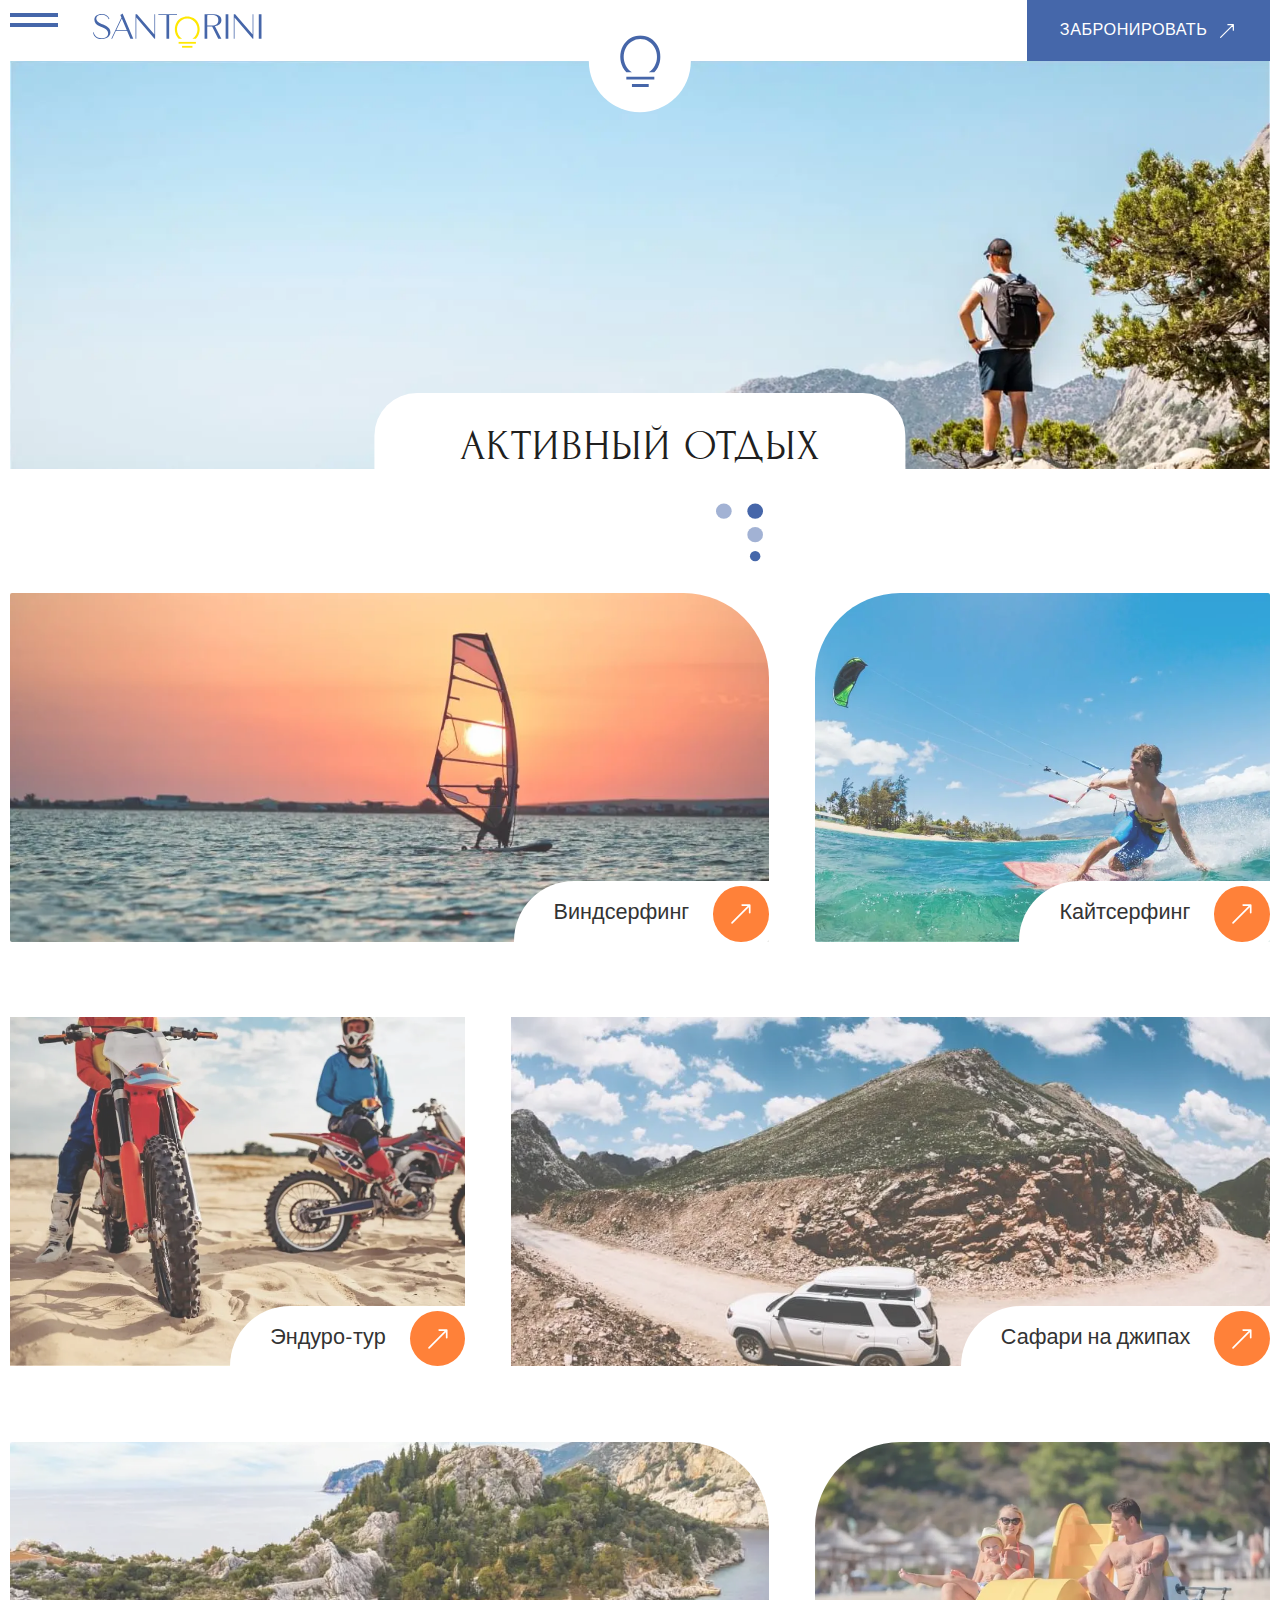
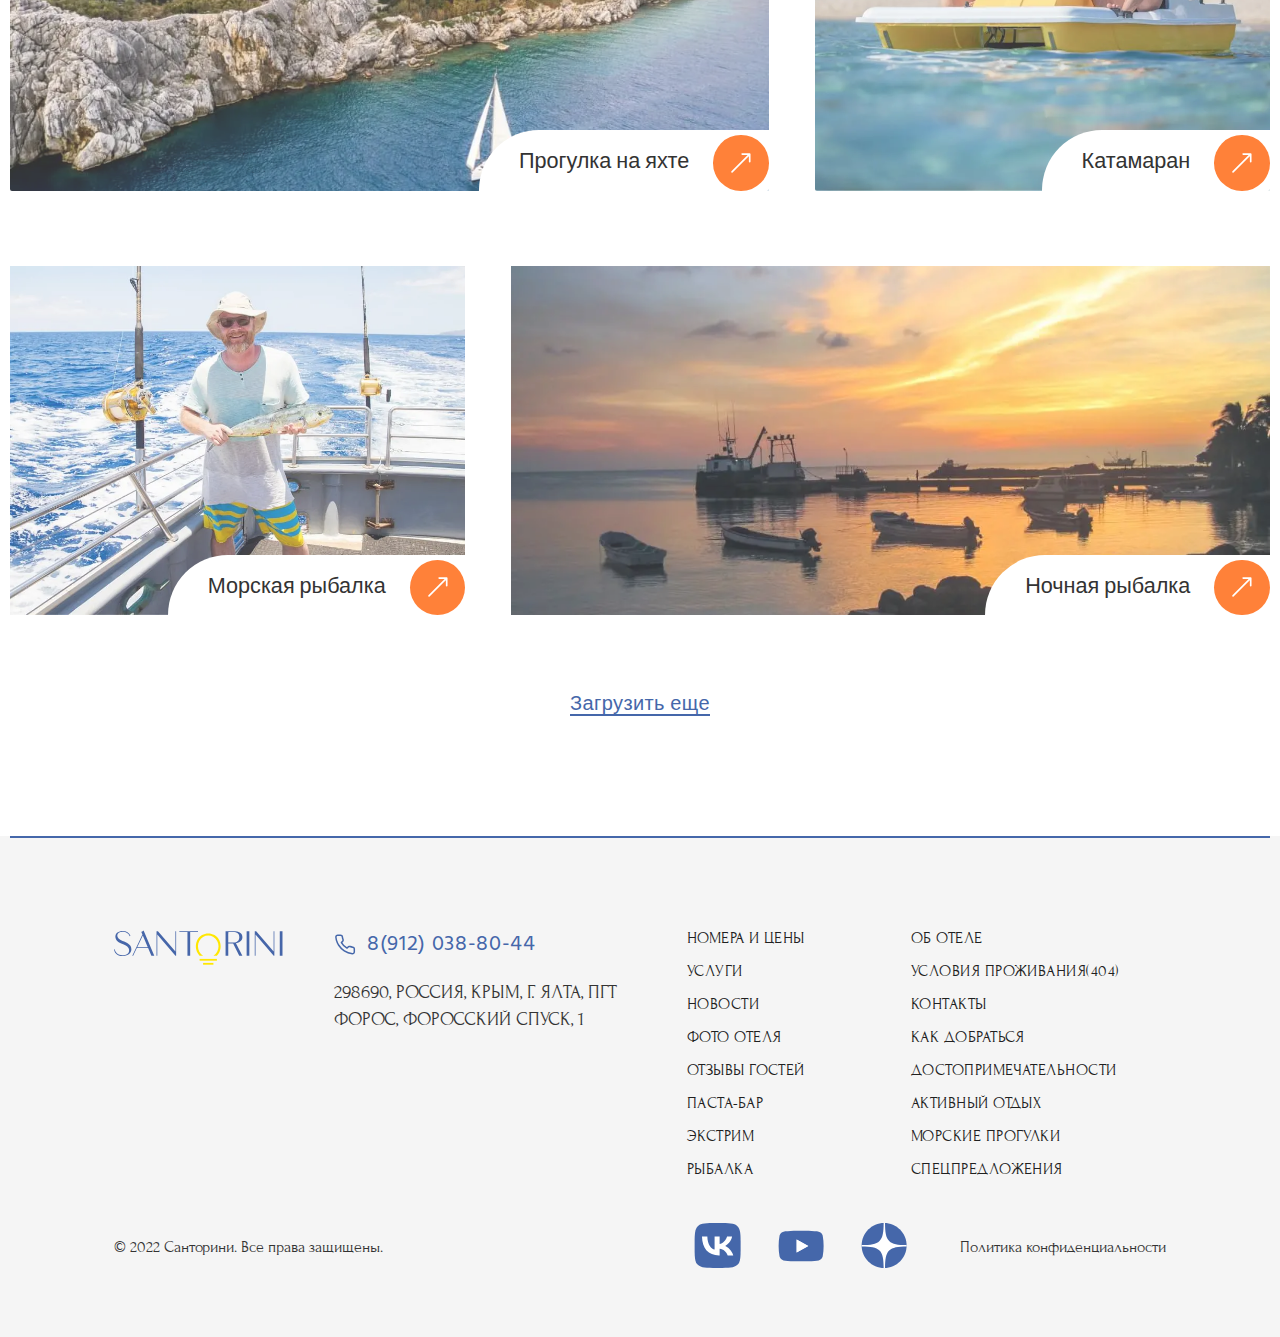
<file: active-leisure.html>
<!DOCTYPE html>
<html lang="ru">
<head>
   <meta charset="UTF-8">
   <meta http-equiv="X-UA-Compatible" content="IE=edge">
   <meta name="viewport" content="width=device-width, initial-scale=1.0">
   <meta name="format-detection" content="telephone=no">
   <link rel="shortcut icon" href="img/favicon-1.svg" type="image/x-icon">
   <link rel="stylesheet" href="css/style.min.css?_v=20220907225359">
   <title>Активный отдых</title>
</head>

<body>
   <header class="header">
   <nav class="header__menu menu spollers">
      <div class="container">
         <div class="menu__body">
            <div class="menu__content">
               <ul class="menu__list">
                  <li class="menu__link"><a href="rooms.html">Номера и цены</a></li>
                  <li class="menu__link">
                     <a href="404.html">Об отеле</a>
                     <span class="menu__link-mark mark" data-smpb="menu-about">
                        <svg width="18" height="10" viewBox="0 0 18 10" fill="none" xmlns="http://www.w3.org/2000/svg">
                           <path fill-rule="evenodd" clip-rule="evenodd" d="M1.08966 1.17295C0.747947 1.51466 0.747947 2.06868 1.08966 2.41039L8.38132 9.70206C8.72303 10.0438 9.27705 10.0438 9.61876 9.70206L16.9104 2.41039C17.2521 2.06868 17.2521 1.51466 16.9104 1.17295C16.5687 0.831245 16.0147 0.831245 15.673 1.17295L9.00004 7.8459L2.32709 1.17295C1.98538 0.831245 1.43136 0.831245 1.08966 1.17295Z" fill="#333333"/>
                        </svg>
                     </span>
                     <ul class="menu__sub-list" data-smpc="menu-about">
                        <li class="menu__sub-list-link"><a href="404.html">Услуги</a></li>
                        <li class="menu__sub-list-link"><a href="404.html">Условия проживания(404)</a></li>
                        <li class="menu__sub-list-link"><a href="news.html">Новости</a></li>
                        <li class="menu__sub-list-link"><a href="contact.html">Контакты</a></li>  
                     </ul>
                  </li>
                  <li class="menu__link menu__sub-list-link"><a href="404.html">Услуги</a></li>
                  <li class="menu__link menu__sub-list-link"><a href="404.html">Условия проживания(404)</a></li>
                  <li class="menu__link menu__sub-list-link"><a href="news.html">Новости</a></li>
                  <li class="menu__link menu__sub-list-link"><a href="contact.html">Контакты</a></li>
                  <li class="menu__link"><a href="page-gallery.html">Фото отеля</a></li>
                  <li class="menu__link"><a href="route.html">Как добраться</a></li>
                  <li class="menu__link"><a href="comments.html">Отзывы гостей</a></li>
                  <li class="menu__link"><a href="404.html">Достопримечательности</a></li>
                  <li class="menu__link"><a href="404.html">Паста бар</a></li>
                  <li class="menu__link ">
                     <a href="active-leisure.html">Активный отдых</a>
                     <span class="menu__link-mark mark" data-smpb="activ">
                        <svg width="18" height="10" viewBox="0 0 18 10" fill="none" xmlns="http://www.w3.org/2000/svg">
                           <path fill-rule="evenodd" clip-rule="evenodd" d="M1.08966 1.17295C0.747947 1.51466 0.747947 2.06868 1.08966 2.41039L8.38132 9.70206C8.72303 10.0438 9.27705 10.0438 9.61876 9.70206L16.9104 2.41039C17.2521 2.06868 17.2521 1.51466 16.9104 1.17295C16.5687 0.831245 16.0147 0.831245 15.673 1.17295L9.00004 7.8459L2.32709 1.17295C1.98538 0.831245 1.43136 0.831245 1.08966 1.17295Z" fill="#333333"/>
                        </svg>
                     </span>
                     <ul class="menu__sub-list" data-smpc="activ">
                        <li class="menu__sub-list-link"><a href="404.html">ЭКСТРИМ</a></li>
                        <li class="menu__sub-list-link"><a href="404.html">МОРСКИЕ ПРОГУЛКИ</a></li>
                        <li class="menu__sub-list-link"><a href="404.html">РЫБАЛКА</a></li>
                     </ul>
                  </li>
                  <li class="menu__link menu__sub-list-link"><a href="404.html">ЭКСТРИМ</a></li>
                  <li class="menu__link menu__sub-list-link"><a href="404.html">МОРСКИЕ ПРОГУЛКИ</a></li>
                  <li class="menu__link menu__sub-list-link"><a href="404.html">РЫБАЛКА</a></li>
                  <li class="menu__link"><a class="nav-link" href="index.html#offers">Спецпредложения</a></li>
                  <li><a href="booking.html" class="menu__button button">
                     <span>ЗАБРОНИРОВАТЬ</span>
                     <svg class="button__arrow arrow arrow--white" width="33" height="16" viewBox="0 0 33 16" fill="none" xmlns="http://www.w3.org/2000/svg">
                        <path d="M31.4277 6.97559C31.98 6.97559 32.4277 7.4233 32.4277 7.97559C32.4277 8.52787 31.98 8.97559 31.4277 8.97559V6.97559ZM1.02214 8.68269C0.631618 8.29217 0.631618 7.659 1.02214 7.26848L7.3861 0.904518C7.77663 0.513994 8.40979 0.513994 8.80032 0.904518C9.19084 1.29504 9.19084 1.92821 8.80032 2.31873L3.14346 7.97559L8.80032 13.6324C9.19084 14.023 9.19084 14.6561 8.80032 15.0467C8.40979 15.4372 7.77663 15.4372 7.3861 15.0467L1.02214 8.68269ZM31.4277 8.97559L1.72925 8.97559V6.97559L31.4277 6.97559V8.97559Z" fill="white"/>
                     </svg>
                  </a> </li>
               </ul>
            </div>
            <div class="menu__contacts contacts">
               <a href="tel:89120388044" class="contacts__phone">
                  <svg width="18" height="17" viewBox="0 0 18 17" fill="none" xmlns="http://www.w3.org/2000/svg">
                     <path d="M16.4434 12.4862V14.7362C16.4443 14.9451 16.4015 15.1518 16.3178 15.3432C16.2341 15.5346 16.1114 15.7064 15.9575 15.8476C15.8036 15.9888 15.6219 16.0963 15.424 16.1632C15.2261 16.2302 15.0165 16.255 14.8084 16.2362C12.5006 15.9854 10.2837 15.1968 8.33593 13.9337C6.5238 12.7822 4.98743 11.2458 3.83593 9.43372C2.56841 7.47712 1.77961 5.24946 1.53343 2.93122C1.51469 2.72382 1.53934 2.51479 1.60581 2.31743C1.67228 2.12008 1.77911 1.93873 1.91951 1.78493C2.0599 1.63113 2.23078 1.50825 2.42127 1.42411C2.61176 1.33997 2.81769 1.29641 3.02593 1.29622H5.27593C5.63991 1.29263 5.99278 1.42152 6.26875 1.65886C6.54473 1.89621 6.72499 2.2258 6.77593 2.58622C6.8709 3.30627 7.04702 4.01326 7.30093 4.69372C7.40184 4.96216 7.42368 5.2539 7.36386 5.53438C7.30404 5.81485 7.16508 6.0723 6.96343 6.27622L6.01093 7.22872C7.0786 9.10637 8.63327 10.661 10.5109 11.7287L11.4634 10.7762C11.6673 10.5746 11.9248 10.4356 12.2053 10.3758C12.4857 10.316 12.7775 10.3378 13.0459 10.4387C13.7264 10.6926 14.4334 10.8687 15.1534 10.9637C15.5178 11.0151 15.8505 11.1986 16.0883 11.4793C16.3262 11.7601 16.4526 12.1184 16.4434 12.4862Z" stroke="#4567AA" stroke-width="1.2" stroke-linecap="round" stroke-linejoin="round"/>
                  </svg>
                  <span>8(912) 038-80-44</span>
               </a>
               <span class="contacts__adress">
                  298690, Россия, Крым, г. Ялта, пгт Форос, Форосский спуск, 1
               </span>
            </div>
            <div class="menu__social social">
               <a href="#!" class="social__vk">
                  <svg width="47" height="46" viewBox="0 0 47 46" fill="none" xmlns="http://www.w3.org/2000/svg">
                     <g>
                     <path d="M0.624023 21.6166C0.624023 11.4342 0.624023 6.3431 3.85756 3.17985C7.09111 0.0166016 12.2954 0.0166016 22.704 0.0166016H24.544C34.9527 0.0166016 40.1569 0.0166016 43.3905 3.17985C46.624 6.3431 46.624 11.4342 46.624 21.6166V23.4166C46.624 33.599 46.624 38.6901 43.3905 41.8534C40.1569 45.0166 34.9527 45.0166 24.544 45.0166H22.704C12.2954 45.0166 7.09111 45.0166 3.85756 41.8534C0.624023 38.6901 0.624023 33.599 0.624023 23.4166V21.6166Z" fill="#4567AA"/>
                     <path d="M25.0212 32.4166C14.3341 32.4166 8.23837 25.322 7.98438 13.5166H13.3377C13.5136 22.1815 17.4601 25.8517 20.5862 26.6085V13.5166H25.6271V20.9896C28.7141 20.668 31.957 17.2625 33.0511 13.5166H38.0919C37.2518 18.1328 33.735 21.5382 31.2341 22.9382C33.735 24.0734 37.7404 27.0436 39.2644 32.4166H33.7154C32.5236 28.822 29.5542 26.0409 25.6271 25.6625V32.4166H25.0212Z" fill="white"/>
                     </g>
                     <defs>
                     <clipPath>
                     <rect width="46" height="45" fill="white" transform="translate(0.624023 0.0166016)"/>
                     </clipPath>
                     </defs>
                  </svg>
               </a>
               <a href="#!" class="social__youtube">
                  <svg width="46" height="46" viewBox="0 0 46 46" fill="none" xmlns="http://www.w3.org/2000/svg">
                     <g>
                     <path d="M44.6746 12.4939C44.4186 11.5697 43.9171 10.7271 43.2205 10.0503C42.5239 9.37357 41.6565 8.88644 40.7052 8.63768C37.2018 7.71655 23.124 7.71655 23.124 7.71655C23.124 7.71655 9.04621 7.71655 5.54283 8.63768C4.59151 8.88644 3.72414 9.37357 3.02752 10.0503C2.33089 10.7271 1.82946 11.5697 1.5734 12.4939C0.919236 15.9649 0.601791 19.4879 0.625233 23.0166C0.601791 26.5452 0.919236 30.0682 1.5734 33.5392C1.82946 34.4634 2.33089 35.306 3.02752 35.9828C3.72414 36.6595 4.59151 37.1467 5.54283 37.3954C9.04621 38.3165 23.124 38.3165 23.124 38.3165C23.124 38.3165 37.2018 38.3165 40.7052 37.3954C41.6565 37.1467 42.5239 36.6595 43.2205 35.9828C43.9171 35.306 44.4186 34.4634 44.6746 33.5392C45.3288 30.0682 45.6463 26.5452 45.6228 23.0166C45.6463 19.4879 45.3288 15.9649 44.6746 12.4939ZM18.6243 29.5737V16.4594L30.3076 23.0166L18.6243 29.5737Z" fill="#4567AA"/>
                     <path d="M18.624 29.5767V16.4564L30.324 23.0166L18.624 29.5767Z" fill="white"/>
                     </g>
                     <defs>
                     <clipPath>
                     <rect width="45" height="45" fill="white" transform="translate(0.624023 0.516602)"/>
                     </clipPath>
                     </defs>
                  </svg>
               </a>
               <a href="#!" class="social__zen">
                  <svg width="46" height="46" viewBox="0 0 46 46" fill="none" xmlns="http://www.w3.org/2000/svg">
                     <g>
                     <path d="M0.624023 22.5166C0.624023 10.0902 10.6976 0.0166016 23.124 0.0166016C35.5504 0.0166016 45.624 10.0902 45.624 22.5166C45.624 34.943 35.5504 45.0166 23.124 45.0166C10.6976 45.0166 0.624023 34.943 0.624023 22.5166Z" fill="#4567AA"/>
                     <path fill-rule="evenodd" clip-rule="evenodd" d="M22.6687 0.0166016C22.5624 9.27326 21.9571 14.4537 18.5091 17.9017C15.0611 21.3497 9.88068 21.955 0.624023 22.0613V23.4046C9.88068 23.5109 15.0611 24.1162 18.5091 27.5642C21.903 30.958 22.5427 36.0305 22.6633 45.0166H24.0174C24.138 36.0305 24.7777 30.958 28.1716 27.5642C31.5655 24.1703 36.6379 23.5305 45.624 23.41V22.0558C36.6379 21.9353 31.5655 21.2956 28.1716 17.9017C24.7236 14.4537 24.1183 9.27326 24.0121 0.0166016H22.6687Z" fill="white"/>
                     </g>
                     <defs>
                     <clipPath>
                     <rect width="45" height="45" fill="white" transform="translate(0.624023 0.0166016)"/>
                     </clipPath>
                     </defs>
                  </svg>
               </a>
            </div>
         </div>
      </div>
   </nav>
   <div class="container">
      <div class="header__body">
         <div class="header__burger menu-burger"></div>
         <a href="index.html" class="header__logo main-logo">
            <img src="img/Logo.svg" alt="logo">
         </a>
         <a href="booking.html" class="header__button button">
            <span>ЗАБРОНИРОВАТЬ</span>
            <svg class="button__arrow arrow arrow--white" width="33" height="16" viewBox="0 0 33 16" fill="none" xmlns="http://www.w3.org/2000/svg">
               <path d="M31.4277 6.97559C31.98 6.97559 32.4277 7.4233 32.4277 7.97559C32.4277 8.52787 31.98 8.97559 31.4277 8.97559V6.97559ZM1.02214 8.68269C0.631618 8.29217 0.631618 7.659 1.02214 7.26848L7.3861 0.904518C7.77663 0.513994 8.40979 0.513994 8.80032 0.904518C9.19084 1.29504 9.19084 1.92821 8.80032 2.31873L3.14346 7.97559L8.80032 13.6324C9.19084 14.023 9.19084 14.6561 8.80032 15.0467C8.40979 15.4372 7.77663 15.4372 7.3861 15.0467L1.02214 8.68269ZM31.4277 8.97559L1.72925 8.97559V6.97559L31.4277 6.97559V8.97559Z" fill="white"/>
            </svg>
         </a>
         <div class="header__decor">
            <img src="img/Logo-round.svg" alt="decor">
         </div>
      </div> 
   </div>
</header>
    
   <main class="active-leisure">
      <div class="container">
         <section class="active-leisure__header header-block">
            <div class="header-block__bg">
               <picture><source srcset="img/active-leisure/header.webp" type="image/webp"><img src="img/active-leisure/header.jpg" alt="picture"></picture>
            </div>
            <div class="header-block__label">
               <h1 class="header-block__title section-title">Активный отдых</h1>
            </div>
         </section>
         <section class="active-leisure__body">
            <div class="active-leisure__decor">
               <img src="img/active-leisure/decor.svg" alt="decor">
            </div>
            <div class="active-leisure__content">
               <div class="recreation__row">
                  <article class="recreation__item service service--big brad-right">
                    <a href="service.html" class="service__img">
                       <picture><source srcset="img/page/services/item1-1.webp" type="image/webp"><img src="img/page/services/item1-1.jpg" alt="Картинка"></picture>
                    </a>
                    <div class="service__label">
                       <h3 class="service__title">Виндсерфинг</h3>
                       <a href="service.html" class="service__arrow link-arrow">
                          <svg class="arrow arrow--color-white" width="33" height="16" viewBox="0 0 33 16" fill="none" xmlns="http://www.w3.org/2000/svg">
                             <path d="M31.4277 6.97559C31.98 6.97559 32.4277 7.4233 32.4277 7.97559C32.4277 8.52787 31.98 8.97559 31.4277 8.97559V6.97559ZM1.02214 8.68269C0.631618 8.29217 0.631618 7.659 1.02214 7.26848L7.3861 0.904518C7.77663 0.513994 8.40979 0.513994 8.80032 0.904518C9.19084 1.29504 9.19084 1.92821 8.80032 2.31873L3.14346 7.97559L8.80032 13.6324C9.19084 14.023 9.19084 14.6561 8.80032 15.0467C8.40979 15.4372 7.77663 15.4372 7.3861 15.0467L1.02214 8.68269ZM31.4277 8.97559L1.72925 8.97559V6.97559L31.4277 6.97559V8.97559Z" fill="white"/>
                          </svg>
                       </a>
                    </div>
                  </article>
                  <article class="recreation__item service service--small brad-left">
                    <a href="service.html" class="service__img">
                       <picture><source srcset="img/page/services/item1-2.webp" type="image/webp"><img src="img/page/services/item1-2.jpg" alt="Картинка"></picture>
                    </a>
                    <div class="service__label">
                       <h3 class="service__title">Кайтсерфинг</h3>
                       <a href="service.html" class="service__arrow link-arrow">
                          <svg class="arrow arrow--color-white" width="33" height="16" viewBox="0 0 33 16" fill="none" xmlns="http://www.w3.org/2000/svg">
                             <path d="M31.4277 6.97559C31.98 6.97559 32.4277 7.4233 32.4277 7.97559C32.4277 8.52787 31.98 8.97559 31.4277 8.97559V6.97559ZM1.02214 8.68269C0.631618 8.29217 0.631618 7.659 1.02214 7.26848L7.3861 0.904518C7.77663 0.513994 8.40979 0.513994 8.80032 0.904518C9.19084 1.29504 9.19084 1.92821 8.80032 2.31873L3.14346 7.97559L8.80032 13.6324C9.19084 14.023 9.19084 14.6561 8.80032 15.0467C8.40979 15.4372 7.77663 15.4372 7.3861 15.0467L1.02214 8.68269ZM31.4277 8.97559L1.72925 8.97559V6.97559L31.4277 6.97559V8.97559Z" fill="white"/>
                          </svg>
                       </a>
                    </div>
                  </article>
               </div>
               <div class="recreation__row">
                  <article class="recreation__item service service--small">
                     <a href="service.html" class="service__img">
                        <picture><source srcset="img/page/services/item1-3.webp" type="image/webp"><img src="img/page/services/item1-3.jpg" alt="Картинка"></picture>
                     </a>
                     <div class="service__label">
                        <h3 class="service__title">Эндуро-тур</h3>
                        <a href="service.html" class="service__arrow link-arrow">
                           <svg class="arrow arrow--color-white" width="33" height="16" viewBox="0 0 33 16" fill="none" xmlns="http://www.w3.org/2000/svg">
                              <path d="M31.4277 6.97559C31.98 6.97559 32.4277 7.4233 32.4277 7.97559C32.4277 8.52787 31.98 8.97559 31.4277 8.97559V6.97559ZM1.02214 8.68269C0.631618 8.29217 0.631618 7.659 1.02214 7.26848L7.3861 0.904518C7.77663 0.513994 8.40979 0.513994 8.80032 0.904518C9.19084 1.29504 9.19084 1.92821 8.80032 2.31873L3.14346 7.97559L8.80032 13.6324C9.19084 14.023 9.19084 14.6561 8.80032 15.0467C8.40979 15.4372 7.77663 15.4372 7.3861 15.0467L1.02214 8.68269ZM31.4277 8.97559L1.72925 8.97559V6.97559L31.4277 6.97559V8.97559Z" fill="white"/>
                           </svg>
                        </a>
                     </div>
                   </article>
                  <article class="recreation__item service service--big">
                    <a href="service.html" class="service__img">
                       <picture><source srcset="img/page/services/item1-4.webp" type="image/webp"><img src="img/page/services/item1-4.jpg" alt="Картинка"></picture>
                    </a>
                    <div class="service__label">
                       <h3 class="service__title">Сафари на джипах</h3>
                       <a href="service.html" class="service__arrow link-arrow">
                          <svg class="arrow arrow--color-white" width="33" height="16" viewBox="0 0 33 16" fill="none" xmlns="http://www.w3.org/2000/svg">
                             <path d="M31.4277 6.97559C31.98 6.97559 32.4277 7.4233 32.4277 7.97559C32.4277 8.52787 31.98 8.97559 31.4277 8.97559V6.97559ZM1.02214 8.68269C0.631618 8.29217 0.631618 7.659 1.02214 7.26848L7.3861 0.904518C7.77663 0.513994 8.40979 0.513994 8.80032 0.904518C9.19084 1.29504 9.19084 1.92821 8.80032 2.31873L3.14346 7.97559L8.80032 13.6324C9.19084 14.023 9.19084 14.6561 8.80032 15.0467C8.40979 15.4372 7.77663 15.4372 7.3861 15.0467L1.02214 8.68269ZM31.4277 8.97559L1.72925 8.97559V6.97559L31.4277 6.97559V8.97559Z" fill="white"/>
                          </svg>
                       </a>
                    </div>
                  </article>
               </div>
               <div class="recreation__row">
                  <article class="recreation__item service service--big brad-right">
                     <a href="service.html" class="service__img">
                        <picture><source srcset="img/page/services/item2-1.webp" type="image/webp"><img src="img/page/services/item2-1.jpg" alt="Картинка"></picture>
                     </a>
                     <div class="service__label">
                        <h3 class="service__title">Прогулка на яхте</h3>
                        <a href="service.html" class="service__arrow link-arrow">
                           <svg class="arrow arrow--color-white" width="33" height="16" viewBox="0 0 33 16" fill="none" xmlns="http://www.w3.org/2000/svg">
                              <path d="M31.4277 6.97559C31.98 6.97559 32.4277 7.4233 32.4277 7.97559C32.4277 8.52787 31.98 8.97559 31.4277 8.97559V6.97559ZM1.02214 8.68269C0.631618 8.29217 0.631618 7.659 1.02214 7.26848L7.3861 0.904518C7.77663 0.513994 8.40979 0.513994 8.80032 0.904518C9.19084 1.29504 9.19084 1.92821 8.80032 2.31873L3.14346 7.97559L8.80032 13.6324C9.19084 14.023 9.19084 14.6561 8.80032 15.0467C8.40979 15.4372 7.77663 15.4372 7.3861 15.0467L1.02214 8.68269ZM31.4277 8.97559L1.72925 8.97559V6.97559L31.4277 6.97559V8.97559Z" fill="white"/>
                           </svg>
                        </a>
                     </div>
                   </article>
                  <article class="recreation__item service service--small brad-left">
                     <a href="service.html" class="service__img">
                        <picture><source srcset="img/page/services/item2-2.webp" type="image/webp"><img src="img/page/services/item2-2.jpg" alt="Картинка"></picture>
                     </a>
                     <div class="service__label">
                        <h3 class="service__title">Катамаран</h3>
                        <a href="service.html" class="service__arrow link-arrow">
                           <svg class="arrow arrow--color-white" width="33" height="16" viewBox="0 0 33 16" fill="none" xmlns="http://www.w3.org/2000/svg">
                              <path d="M31.4277 6.97559C31.98 6.97559 32.4277 7.4233 32.4277 7.97559C32.4277 8.52787 31.98 8.97559 31.4277 8.97559V6.97559ZM1.02214 8.68269C0.631618 8.29217 0.631618 7.659 1.02214 7.26848L7.3861 0.904518C7.77663 0.513994 8.40979 0.513994 8.80032 0.904518C9.19084 1.29504 9.19084 1.92821 8.80032 2.31873L3.14346 7.97559L8.80032 13.6324C9.19084 14.023 9.19084 14.6561 8.80032 15.0467C8.40979 15.4372 7.77663 15.4372 7.3861 15.0467L1.02214 8.68269ZM31.4277 8.97559L1.72925 8.97559V6.97559L31.4277 6.97559V8.97559Z" fill="white"/>
                           </svg>
                        </a>
                     </div>
                   </article>
               </div>
               <div class="recreation__row">
                  <article class="recreation__item service service--small">
                     <a href="service.html" class="service__img">
                        <picture><source srcset="img/page/services/item2-3.webp" type="image/webp"><img src="img/page/services/item2-3.jpg" alt="Картинка"></picture>
                     </a>
                     <div class="service__label">
                        <h3 class="service__title">Морская рыбалка</h3>
                        <a href="service.html" class="service__arrow link-arrow">
                           <svg class="arrow arrow--color-white" width="33" height="16" viewBox="0 0 33 16" fill="none" xmlns="http://www.w3.org/2000/svg">
                              <path d="M31.4277 6.97559C31.98 6.97559 32.4277 7.4233 32.4277 7.97559C32.4277 8.52787 31.98 8.97559 31.4277 8.97559V6.97559ZM1.02214 8.68269C0.631618 8.29217 0.631618 7.659 1.02214 7.26848L7.3861 0.904518C7.77663 0.513994 8.40979 0.513994 8.80032 0.904518C9.19084 1.29504 9.19084 1.92821 8.80032 2.31873L3.14346 7.97559L8.80032 13.6324C9.19084 14.023 9.19084 14.6561 8.80032 15.0467C8.40979 15.4372 7.77663 15.4372 7.3861 15.0467L1.02214 8.68269ZM31.4277 8.97559L1.72925 8.97559V6.97559L31.4277 6.97559V8.97559Z" fill="white"/>
                           </svg>
                        </a>
                     </div>
                   </article>
                  <article class="recreation__item service service--big">
                    <a href="service.html" class="service__img">
                       <picture><source srcset="img/page/services/item2-4.webp" type="image/webp"><img src="img/page/services/item2-4.jpg" alt="Картинка"></picture>
                    </a>
                    <div class="service__label">
                       <h3 class="service__title">Ночная рыбалка</h3>
                       <a href="service.html" class="service__arrow link-arrow">
                          <svg class="arrow arrow--color-white" width="33" height="16" viewBox="0 0 33 16" fill="none" xmlns="http://www.w3.org/2000/svg">
                             <path d="M31.4277 6.97559C31.98 6.97559 32.4277 7.4233 32.4277 7.97559C32.4277 8.52787 31.98 8.97559 31.4277 8.97559V6.97559ZM1.02214 8.68269C0.631618 8.29217 0.631618 7.659 1.02214 7.26848L7.3861 0.904518C7.77663 0.513994 8.40979 0.513994 8.80032 0.904518C9.19084 1.29504 9.19084 1.92821 8.80032 2.31873L3.14346 7.97559L8.80032 13.6324C9.19084 14.023 9.19084 14.6561 8.80032 15.0467C8.40979 15.4372 7.77663 15.4372 7.3861 15.0467L1.02214 8.68269ZM31.4277 8.97559L1.72925 8.97559V6.97559L31.4277 6.97559V8.97559Z" fill="white"/>
                          </svg>
                       </a>
                    </div>
                  </article>
               </div>
               <div class="recreation__row hidden">
                  <article class="recreation__item service service--big brad-right">
                    <a href="service.html" class="service__img">
                       <picture><source srcset="img/page/services/item1-1.webp" type="image/webp"><img src="img/page/services/item1-1.jpg" alt="Картинка"></picture>
                    </a>
                    <div class="service__label">
                       <h3 class="service__title">Виндсерфинг</h3>
                       <a href="service.html" class="service__arrow link-arrow">
                          <svg class="arrow arrow--color-white" width="33" height="16" viewBox="0 0 33 16" fill="none" xmlns="http://www.w3.org/2000/svg">
                             <path d="M31.4277 6.97559C31.98 6.97559 32.4277 7.4233 32.4277 7.97559C32.4277 8.52787 31.98 8.97559 31.4277 8.97559V6.97559ZM1.02214 8.68269C0.631618 8.29217 0.631618 7.659 1.02214 7.26848L7.3861 0.904518C7.77663 0.513994 8.40979 0.513994 8.80032 0.904518C9.19084 1.29504 9.19084 1.92821 8.80032 2.31873L3.14346 7.97559L8.80032 13.6324C9.19084 14.023 9.19084 14.6561 8.80032 15.0467C8.40979 15.4372 7.77663 15.4372 7.3861 15.0467L1.02214 8.68269ZM31.4277 8.97559L1.72925 8.97559V6.97559L31.4277 6.97559V8.97559Z" fill="white"/>
                          </svg>
                       </a>
                    </div>
                  </article>
                  <article class="recreation__item service service--small brad-left">
                    <a href="service.html" class="service__img">
                       <picture><source srcset="img/page/services/item1-2.webp" type="image/webp"><img src="img/page/services/item1-2.jpg" alt="Картинка"></picture>
                    </a>
                    <div class="service__label">
                       <h3 class="service__title">Кайтсерфинг</h3>
                       <a href="service.html" class="service__arrow link-arrow">
                          <svg class="arrow arrow--color-white" width="33" height="16" viewBox="0 0 33 16" fill="none" xmlns="http://www.w3.org/2000/svg">
                             <path d="M31.4277 6.97559C31.98 6.97559 32.4277 7.4233 32.4277 7.97559C32.4277 8.52787 31.98 8.97559 31.4277 8.97559V6.97559ZM1.02214 8.68269C0.631618 8.29217 0.631618 7.659 1.02214 7.26848L7.3861 0.904518C7.77663 0.513994 8.40979 0.513994 8.80032 0.904518C9.19084 1.29504 9.19084 1.92821 8.80032 2.31873L3.14346 7.97559L8.80032 13.6324C9.19084 14.023 9.19084 14.6561 8.80032 15.0467C8.40979 15.4372 7.77663 15.4372 7.3861 15.0467L1.02214 8.68269ZM31.4277 8.97559L1.72925 8.97559V6.97559L31.4277 6.97559V8.97559Z" fill="white"/>
                          </svg>
                       </a>
                    </div>
                  </article>
               </div>
               <div class="recreation__row hidden">
                  <article class="recreation__item service service--small">
                     <a href="#!" class="service__img">
                        <picture><source srcset="img/page/services/item1-3.webp" type="image/webp"><img src="img/page/services/item1-3.jpg" alt="Картинка"></picture>
                     </a>
                     <div class="service__label">
                        <h3 class="service__title">Эндуро-тур</h3>
                        <a href="service.html" class="service__arrow link-arrow">
                           <svg class="arrow arrow--color-white" width="33" height="16" viewBox="0 0 33 16" fill="none" xmlns="http://www.w3.org/2000/svg">
                              <path d="M31.4277 6.97559C31.98 6.97559 32.4277 7.4233 32.4277 7.97559C32.4277 8.52787 31.98 8.97559 31.4277 8.97559V6.97559ZM1.02214 8.68269C0.631618 8.29217 0.631618 7.659 1.02214 7.26848L7.3861 0.904518C7.77663 0.513994 8.40979 0.513994 8.80032 0.904518C9.19084 1.29504 9.19084 1.92821 8.80032 2.31873L3.14346 7.97559L8.80032 13.6324C9.19084 14.023 9.19084 14.6561 8.80032 15.0467C8.40979 15.4372 7.77663 15.4372 7.3861 15.0467L1.02214 8.68269ZM31.4277 8.97559L1.72925 8.97559V6.97559L31.4277 6.97559V8.97559Z" fill="white"/>
                           </svg>
                        </a>
                     </div>
                   </article>
                  <article class="recreation__item service service--big">
                    <a href="#!" class="service__img">
                       <picture><source srcset="img/page/services/item1-4.webp" type="image/webp"><img src="img/page/services/item1-4.jpg" alt="Картинка"></picture>
                    </a>
                    <div class="service__label">
                       <h3 class="service__title">Сафари на джипах</h3>
                       <a href="service.html" class="service__arrow link-arrow">
                          <svg class="arrow arrow--color-white" width="33" height="16" viewBox="0 0 33 16" fill="none" xmlns="http://www.w3.org/2000/svg">
                             <path d="M31.4277 6.97559C31.98 6.97559 32.4277 7.4233 32.4277 7.97559C32.4277 8.52787 31.98 8.97559 31.4277 8.97559V6.97559ZM1.02214 8.68269C0.631618 8.29217 0.631618 7.659 1.02214 7.26848L7.3861 0.904518C7.77663 0.513994 8.40979 0.513994 8.80032 0.904518C9.19084 1.29504 9.19084 1.92821 8.80032 2.31873L3.14346 7.97559L8.80032 13.6324C9.19084 14.023 9.19084 14.6561 8.80032 15.0467C8.40979 15.4372 7.77663 15.4372 7.3861 15.0467L1.02214 8.68269ZM31.4277 8.97559L1.72925 8.97559V6.97559L31.4277 6.97559V8.97559Z" fill="white"/>
                          </svg>
                       </a>
                    </div>
                  </article>
               </div>
               <div class="recreation__row hidden">
                  <article class="recreation__item service service--big brad-right">
                     <a href="#!" class="service__img">
                        <picture><source srcset="img/page/services/item2-1.webp" type="image/webp"><img src="img/page/services/item2-1.jpg" alt="Картинка"></picture>
                     </a>
                     <div class="service__label">
                        <h3 class="service__title">Прогулка на яхте</h3>
                        <a href="service.html" class="service__arrow link-arrow">
                           <svg class="arrow arrow--color-white" width="33" height="16" viewBox="0 0 33 16" fill="none" xmlns="http://www.w3.org/2000/svg">
                              <path d="M31.4277 6.97559C31.98 6.97559 32.4277 7.4233 32.4277 7.97559C32.4277 8.52787 31.98 8.97559 31.4277 8.97559V6.97559ZM1.02214 8.68269C0.631618 8.29217 0.631618 7.659 1.02214 7.26848L7.3861 0.904518C7.77663 0.513994 8.40979 0.513994 8.80032 0.904518C9.19084 1.29504 9.19084 1.92821 8.80032 2.31873L3.14346 7.97559L8.80032 13.6324C9.19084 14.023 9.19084 14.6561 8.80032 15.0467C8.40979 15.4372 7.77663 15.4372 7.3861 15.0467L1.02214 8.68269ZM31.4277 8.97559L1.72925 8.97559V6.97559L31.4277 6.97559V8.97559Z" fill="white"/>
                           </svg>
                        </a>
                     </div>
                   </article>
                  <article class="recreation__item service service--small brad-left">
                     <a href="#!" class="service__img">
                        <picture><source srcset="img/page/services/item2-2.webp" type="image/webp"><img src="img/page/services/item2-2.jpg" alt="Картинка"></picture>
                     </a>
                     <div class="service__label">
                        <h3 class="service__title">Катамаран</h3>
                        <a href="service.html" class="service__arrow link-arrow">
                           <svg class="arrow arrow--color-white" width="33" height="16" viewBox="0 0 33 16" fill="none" xmlns="http://www.w3.org/2000/svg">
                              <path d="M31.4277 6.97559C31.98 6.97559 32.4277 7.4233 32.4277 7.97559C32.4277 8.52787 31.98 8.97559 31.4277 8.97559V6.97559ZM1.02214 8.68269C0.631618 8.29217 0.631618 7.659 1.02214 7.26848L7.3861 0.904518C7.77663 0.513994 8.40979 0.513994 8.80032 0.904518C9.19084 1.29504 9.19084 1.92821 8.80032 2.31873L3.14346 7.97559L8.80032 13.6324C9.19084 14.023 9.19084 14.6561 8.80032 15.0467C8.40979 15.4372 7.77663 15.4372 7.3861 15.0467L1.02214 8.68269ZM31.4277 8.97559L1.72925 8.97559V6.97559L31.4277 6.97559V8.97559Z" fill="white"/>
                           </svg>
                        </a>
                     </div>
                   </article>
               </div>
               <div class="recreation__row hidden">
                  <article class="recreation__item service service--small">
                     <a href="#!" class="service__img">
                        <picture><source srcset="img/page/services/item2-3.webp" type="image/webp"><img src="img/page/services/item2-3.jpg" alt="Картинка"></picture>
                     </a>
                     <div class="service__label">
                        <h3 class="service__title">Морская рыбалка</h3>
                        <a href="service.html" class="service__arrow link-arrow">
                           <svg class="arrow arrow--color-white" width="33" height="16" viewBox="0 0 33 16" fill="none" xmlns="http://www.w3.org/2000/svg">
                              <path d="M31.4277 6.97559C31.98 6.97559 32.4277 7.4233 32.4277 7.97559C32.4277 8.52787 31.98 8.97559 31.4277 8.97559V6.97559ZM1.02214 8.68269C0.631618 8.29217 0.631618 7.659 1.02214 7.26848L7.3861 0.904518C7.77663 0.513994 8.40979 0.513994 8.80032 0.904518C9.19084 1.29504 9.19084 1.92821 8.80032 2.31873L3.14346 7.97559L8.80032 13.6324C9.19084 14.023 9.19084 14.6561 8.80032 15.0467C8.40979 15.4372 7.77663 15.4372 7.3861 15.0467L1.02214 8.68269ZM31.4277 8.97559L1.72925 8.97559V6.97559L31.4277 6.97559V8.97559Z" fill="white"/>
                           </svg>
                        </a>
                     </div>
                   </article>
                  <article class="recreation__item service service--big">
                    <a href="#!" class="service__img">
                       <picture><source srcset="img/page/services/item2-4.webp" type="image/webp"><img src="img/page/services/item2-4.jpg" alt="Картинка"></picture>
                    </a>
                    <div class="service__label">
                       <h3 class="service__title">Ночная рыбалка</h3>
                       <a href="service.html" class="service__arrow link-arrow">
                          <svg class="arrow arrow--color-white" width="33" height="16" viewBox="0 0 33 16" fill="none" xmlns="http://www.w3.org/2000/svg">
                             <path d="M31.4277 6.97559C31.98 6.97559 32.4277 7.4233 32.4277 7.97559C32.4277 8.52787 31.98 8.97559 31.4277 8.97559V6.97559ZM1.02214 8.68269C0.631618 8.29217 0.631618 7.659 1.02214 7.26848L7.3861 0.904518C7.77663 0.513994 8.40979 0.513994 8.80032 0.904518C9.19084 1.29504 9.19084 1.92821 8.80032 2.31873L3.14346 7.97559L8.80032 13.6324C9.19084 14.023 9.19084 14.6561 8.80032 15.0467C8.40979 15.4372 7.77663 15.4372 7.3861 15.0467L1.02214 8.68269ZM31.4277 8.97559L1.72925 8.97559V6.97559L31.4277 6.97559V8.97559Z" fill="white"/>
                          </svg>
                       </a>
                    </div>
                  </article>
               </div>
            </div>
            <a href="#!" class="active-leisure__show-more">Загрузить еще</a>
         </section>
      </div>
   </main>
   <footer class="footer">
   <div class="container">
      <div class="footer__body">
         <div class="footer__content">
            <div class="footer__column">
               <a href="#!" class="footer__logo main-logo">
                  <img src="img/Logo.svg" alt="logo">
               </a>
               <div class="footer__contacts contacts">
                  <a href="tel:89120388044" class="contacts__phone">
                     <svg width="18" height="17" viewBox="0 0 18 17" fill="none" xmlns="http://www.w3.org/2000/svg">
                        <path d="M16.4434 12.4862V14.7362C16.4443 14.9451 16.4015 15.1518 16.3178 15.3432C16.2341 15.5346 16.1114 15.7064 15.9575 15.8476C15.8036 15.9888 15.6219 16.0963 15.424 16.1632C15.2261 16.2302 15.0165 16.255 14.8084 16.2362C12.5006 15.9854 10.2837 15.1968 8.33593 13.9337C6.5238 12.7822 4.98743 11.2458 3.83593 9.43372C2.56841 7.47712 1.77961 5.24946 1.53343 2.93122C1.51469 2.72382 1.53934 2.51479 1.60581 2.31743C1.67228 2.12008 1.77911 1.93873 1.91951 1.78493C2.0599 1.63113 2.23078 1.50825 2.42127 1.42411C2.61176 1.33997 2.81769 1.29641 3.02593 1.29622H5.27593C5.63991 1.29263 5.99278 1.42152 6.26875 1.65886C6.54473 1.89621 6.72499 2.2258 6.77593 2.58622C6.8709 3.30627 7.04702 4.01326 7.30093 4.69372C7.40184 4.96216 7.42368 5.2539 7.36386 5.53438C7.30404 5.81485 7.16508 6.0723 6.96343 6.27622L6.01093 7.22872C7.0786 9.10637 8.63327 10.661 10.5109 11.7287L11.4634 10.7762C11.6673 10.5746 11.9248 10.4356 12.2053 10.3758C12.4857 10.316 12.7775 10.3378 13.0459 10.4387C13.7264 10.6926 14.4334 10.8687 15.1534 10.9637C15.5178 11.0151 15.8505 11.1986 16.0883 11.4793C16.3262 11.7601 16.4526 12.1184 16.4434 12.4862Z" stroke="#4567AA" stroke-width="1.2" stroke-linecap="round" stroke-linejoin="round"/>
                     </svg>
                     <span>8(912) 038-80-44</span>
                  </a>
                  <span class="contacts__adress">
                     298690, Россия, Крым, г. Ялта, пгт Форос, Форосский спуск, 1
                  </span>
                  <div class="footer__open">
                     <div class="footer__burger menu-burger"></div>
                     <span>открыть меню</span>
                  </div>
               </div>
            </div>
            <nav class="footer__nav">
               <ul class="footer__list">
                  <li class="footer__link"><a href="rooms.html">Номера и цены</a></li>
                  <li class="footer__link"><a href="404.html">Об отеле</a></li>
                  <li class="footer__link"><a href="404.html">Услуги</a></li>
                  <li class="footer__link"><a href="404.html">Условия проживания(404)</a></li>
                  <li class="footer__link"><a href="news.html">Новости</a></li>
                  <li class="footer__link"><a href="contact.html">Контакты</a></li>
                  <li class="footer__link"><a href="page-gallery.html">Фото отеля</a></li>
                  <li class="footer__link"><a href="route.html">Как добраться</a></li>
                  <li class="footer__link"><a href="comments.html">Отзывы гостей</a></li>
                  <li class="footer__link"><a href="404.html">Достопримечательности</a></li>
                  <li class="footer__link"><a href="404.html">паста-бар</a></li>
                  <li class="footer__link"><a href="active-leisure.html">Активный отдых</a></li>
                  <li class="footer__link"><a href="404.html">эКСТРИМ</a></li>
                  <li class="footer__link"><a href="404.html">МОРСКИЕ ПРОГУЛКИ</a></li>
                  <li class="footer__link"><a href="404.html">рЫБАЛКА</a></li>
                  <li class="footer__link"><a class="nav-link" href="index.html#offers">Спецпредложения</a></li>
               </ul>
            </nav>
            <div class="footer__footer">
               <span>© 2022 Cанторини. Все права защищены.</span>
               <div class="footer__social social">
                  <a href="#!" class="social__vk">
                     <svg width="47" height="46" viewBox="0 0 47 46" fill="none" xmlns="http://www.w3.org/2000/svg">
                        <path d="M0.624023 21.6166C0.624023 11.4342 0.624023 6.3431 3.85756 3.17985C7.09111 0.0166016 12.2954 0.0166016 22.704 0.0166016H24.544C34.9527 0.0166016 40.1569 0.0166016 43.3905 3.17985C46.624 6.3431 46.624 11.4342 46.624 21.6166V23.4166C46.624 33.599 46.624 38.6901 43.3905 41.8534C40.1569 45.0166 34.9527 45.0166 24.544 45.0166H22.704C12.2954 45.0166 7.09111 45.0166 3.85756 41.8534C0.624023 38.6901 0.624023 33.599 0.624023 23.4166V21.6166Z" fill="#4567AA"/>
                        <path d="M25.0212 32.4166C14.3341 32.4166 8.23837 25.322 7.98438 13.5166H13.3377C13.5136 22.1815 17.4601 25.8517 20.5862 26.6085V13.5166H25.6271V20.9896C28.7141 20.668 31.957 17.2625 33.0511 13.5166H38.0919C37.2518 18.1328 33.735 21.5382 31.2341 22.9382C33.735 24.0734 37.7404 27.0436 39.2644 32.4166H33.7154C32.5236 28.822 29.5542 26.0409 25.6271 25.6625V32.4166H25.0212Z" fill="white"/>
                        <defs>
                        <clipPath>
                        <rect width="46" height="45" fill="white" transform="translate(0.624023 0.0166016)"/>
                        </clipPath>
                        </defs>
                     </svg>
                  </a>
                  <a href="#!" class="social__youtube">
                     <svg width="46" height="46" viewBox="0 0 46 46" fill="none" xmlns="http://www.w3.org/2000/svg">
                        <path d="M44.6746 12.4939C44.4186 11.5697 43.9171 10.7271 43.2205 10.0503C42.5239 9.37357 41.6565 8.88644 40.7052 8.63768C37.2018 7.71655 23.124 7.71655 23.124 7.71655C23.124 7.71655 9.04621 7.71655 5.54283 8.63768C4.59151 8.88644 3.72414 9.37357 3.02752 10.0503C2.33089 10.7271 1.82946 11.5697 1.5734 12.4939C0.919236 15.9649 0.601791 19.4879 0.625233 23.0166C0.601791 26.5452 0.919236 30.0682 1.5734 33.5392C1.82946 34.4634 2.33089 35.306 3.02752 35.9828C3.72414 36.6595 4.59151 37.1467 5.54283 37.3954C9.04621 38.3165 23.124 38.3165 23.124 38.3165C23.124 38.3165 37.2018 38.3165 40.7052 37.3954C41.6565 37.1467 42.5239 36.6595 43.2205 35.9828C43.9171 35.306 44.4186 34.4634 44.6746 33.5392C45.3288 30.0682 45.6463 26.5452 45.6228 23.0166C45.6463 19.4879 45.3288 15.9649 44.6746 12.4939ZM18.6243 29.5737V16.4594L30.3076 23.0166L18.6243 29.5737Z" fill="#4567AA"/>
                        <path d="M18.624 29.5767V16.4564L30.324 23.0166L18.624 29.5767Z" fill="white"/>
                        <defs>
                        <clipPath>
                        <rect width="45" height="45" fill="white" transform="translate(0.624023 0.516602)"/>
                        </clipPath>
                        </defs>
                     </svg>
                  </a>
                  <a href="#!" class="social__zen">
                     <svg width="46" height="46" viewBox="0 0 46 46" fill="none" xmlns="http://www.w3.org/2000/svg">
                        <path d="M0.624023 22.5166C0.624023 10.0902 10.6976 0.0166016 23.124 0.0166016C35.5504 0.0166016 45.624 10.0902 45.624 22.5166C45.624 34.943 35.5504 45.0166 23.124 45.0166C10.6976 45.0166 0.624023 34.943 0.624023 22.5166Z" fill="#4567AA"/>
                        <path fill-rule="evenodd" clip-rule="evenodd" d="M22.6687 0.0166016C22.5624 9.27326 21.9571 14.4537 18.5091 17.9017C15.0611 21.3497 9.88068 21.955 0.624023 22.0613V23.4046C9.88068 23.5109 15.0611 24.1162 18.5091 27.5642C21.903 30.958 22.5427 36.0305 22.6633 45.0166H24.0174C24.138 36.0305 24.7777 30.958 28.1716 27.5642C31.5655 24.1703 36.6379 23.5305 45.624 23.41V22.0558C36.6379 21.9353 31.5655 21.2956 28.1716 17.9017C24.7236 14.4537 24.1183 9.27326 24.0121 0.0166016H22.6687Z" fill="white"/>
                        <defs>
                        <clipPath>
                        <rect width="45" height="45" fill="white" transform="translate(0.624023 0.0166016)"/>
                        </clipPath>
                        </defs>
                     </svg>
                  </a>
               </div>
               <span>Политика конфиденциальности</span>
            </div>
         </div>
      </div>
   </div>
</footer>
   
   <script src="js/index.min.js?_v=20220907225359"></script>
</body>
</html>
</file>
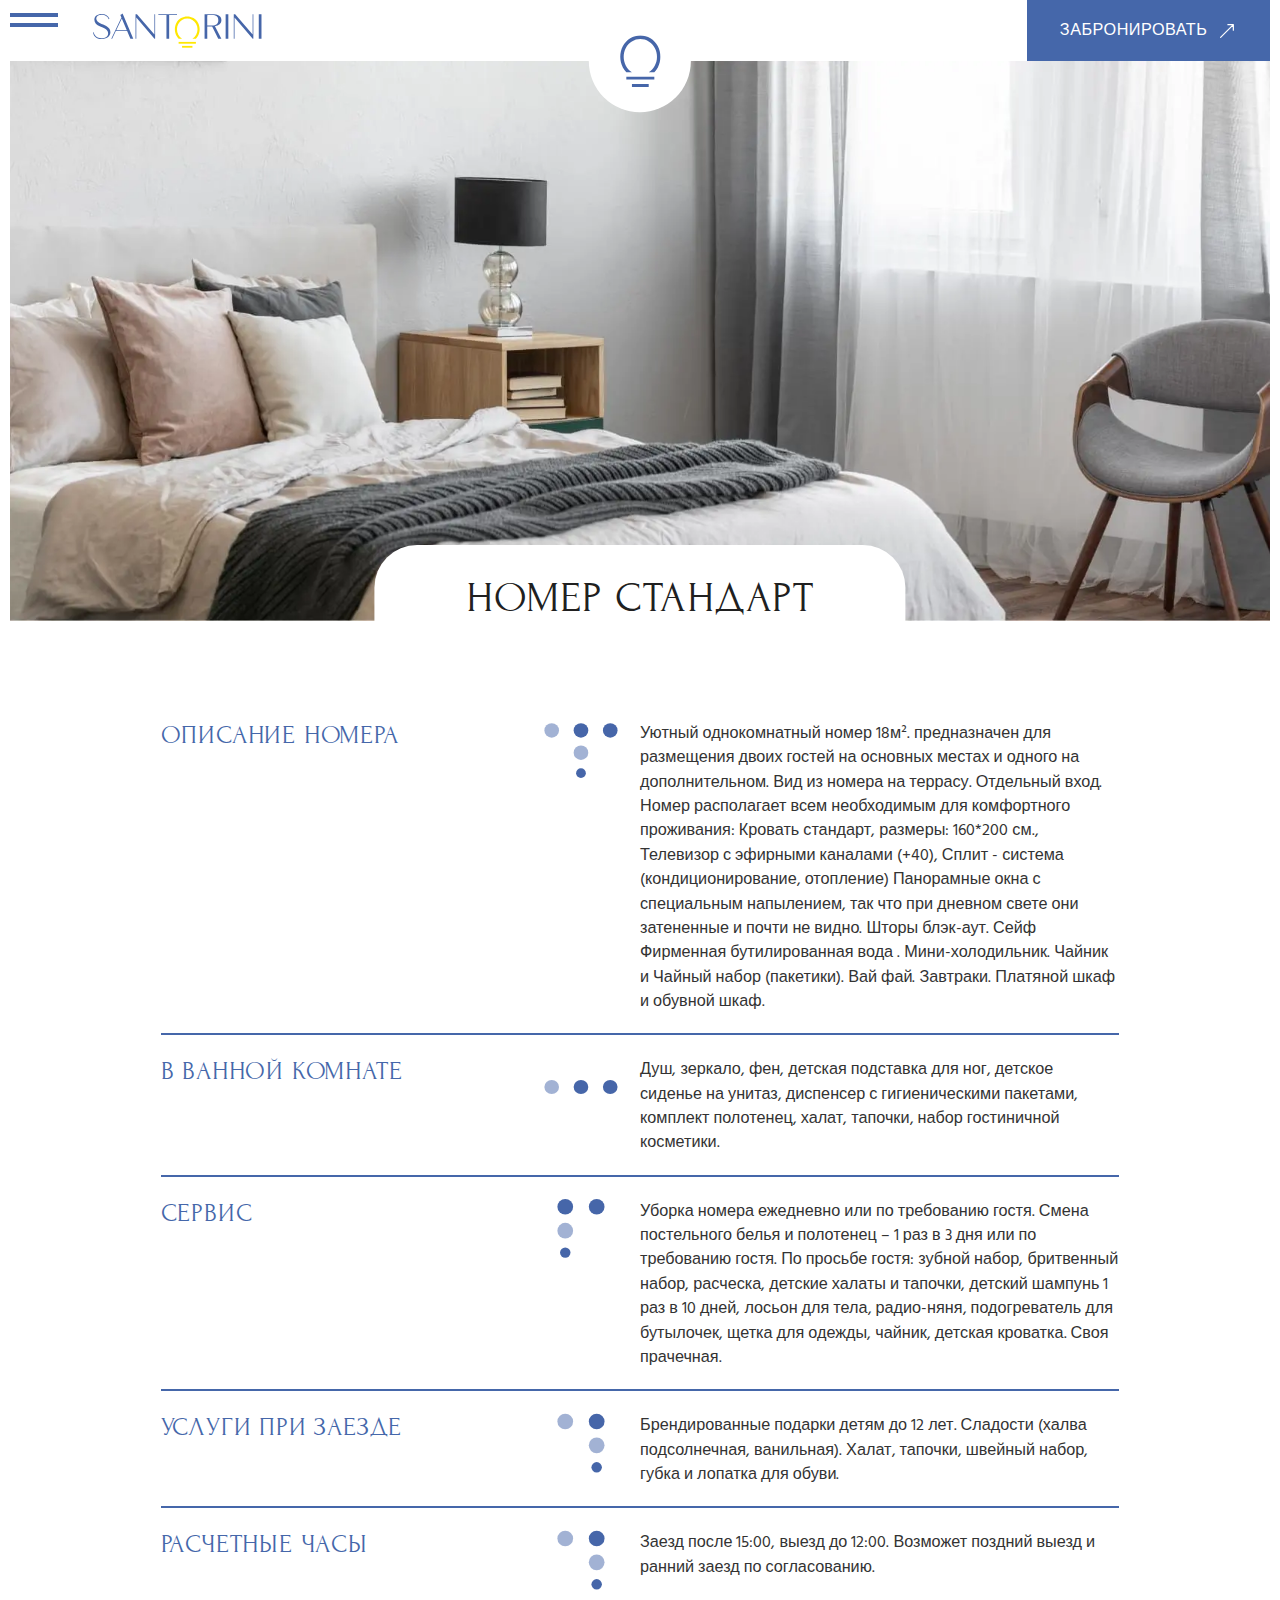
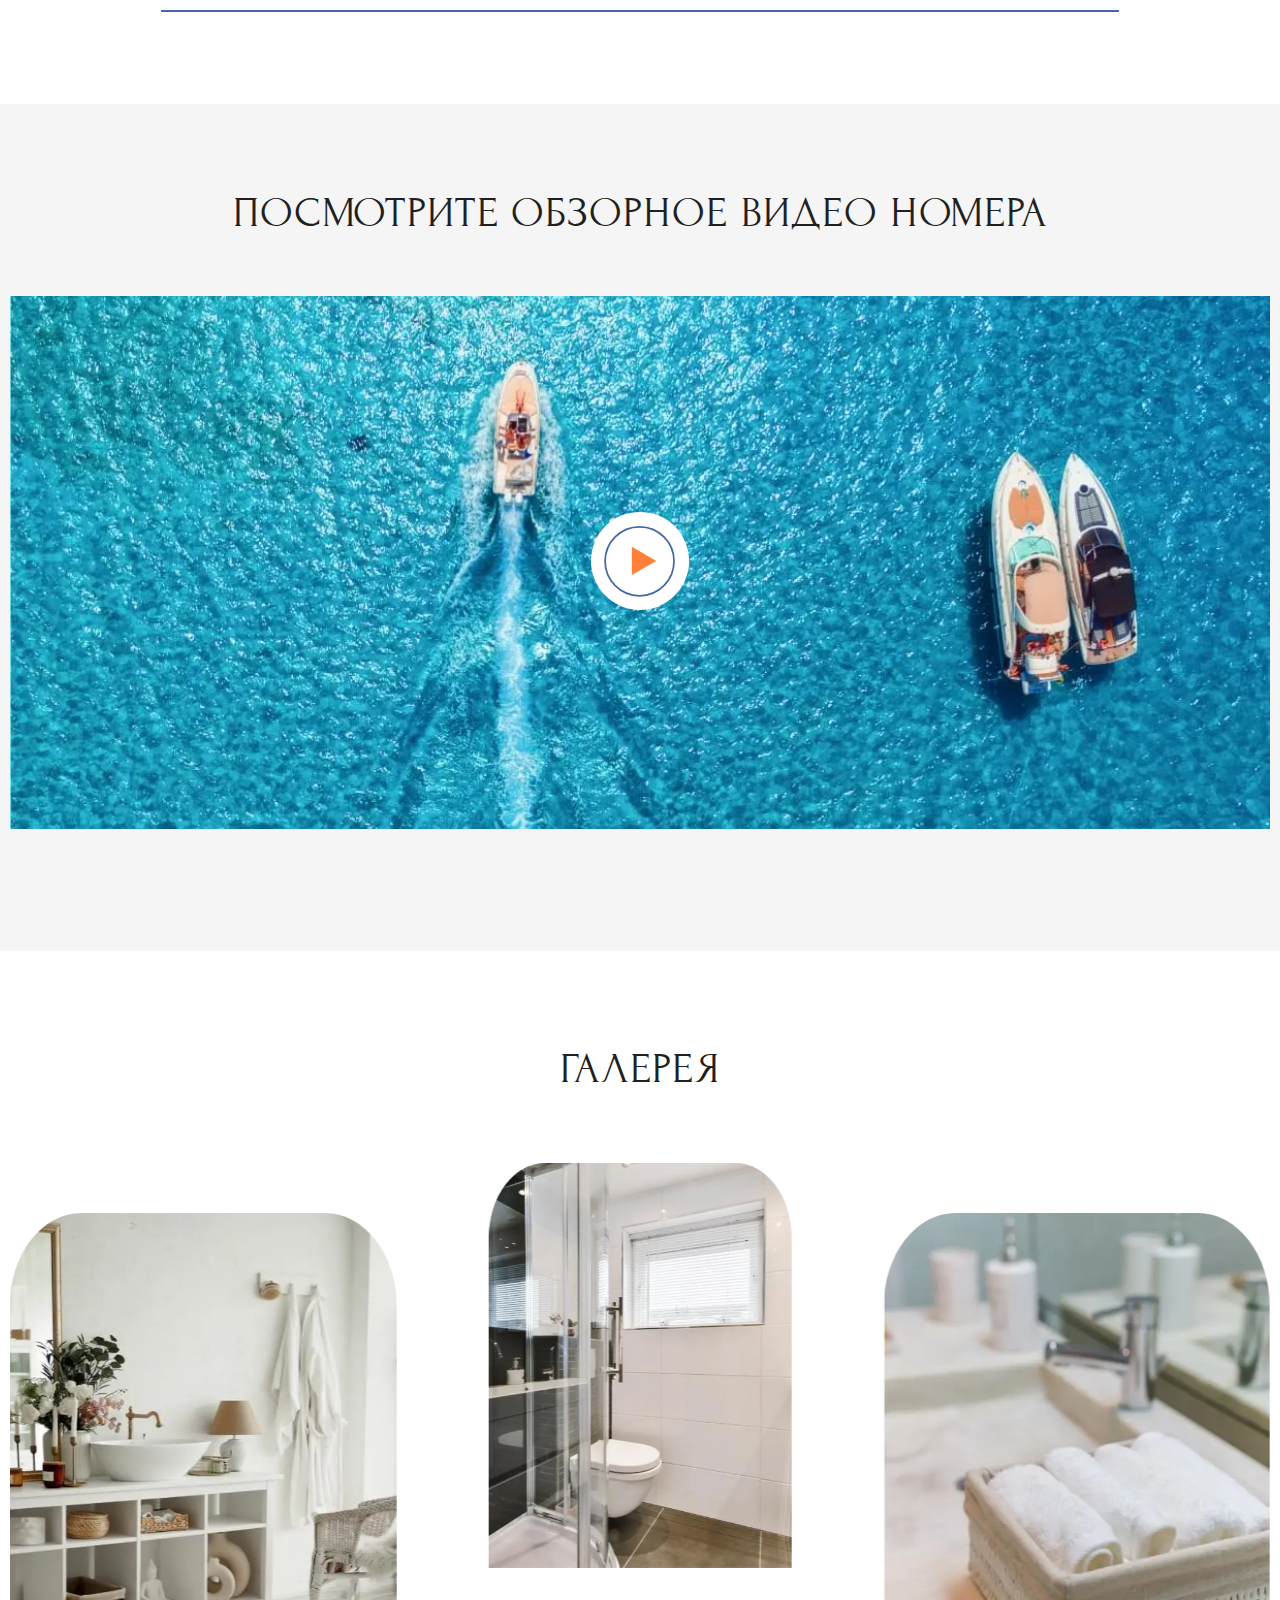
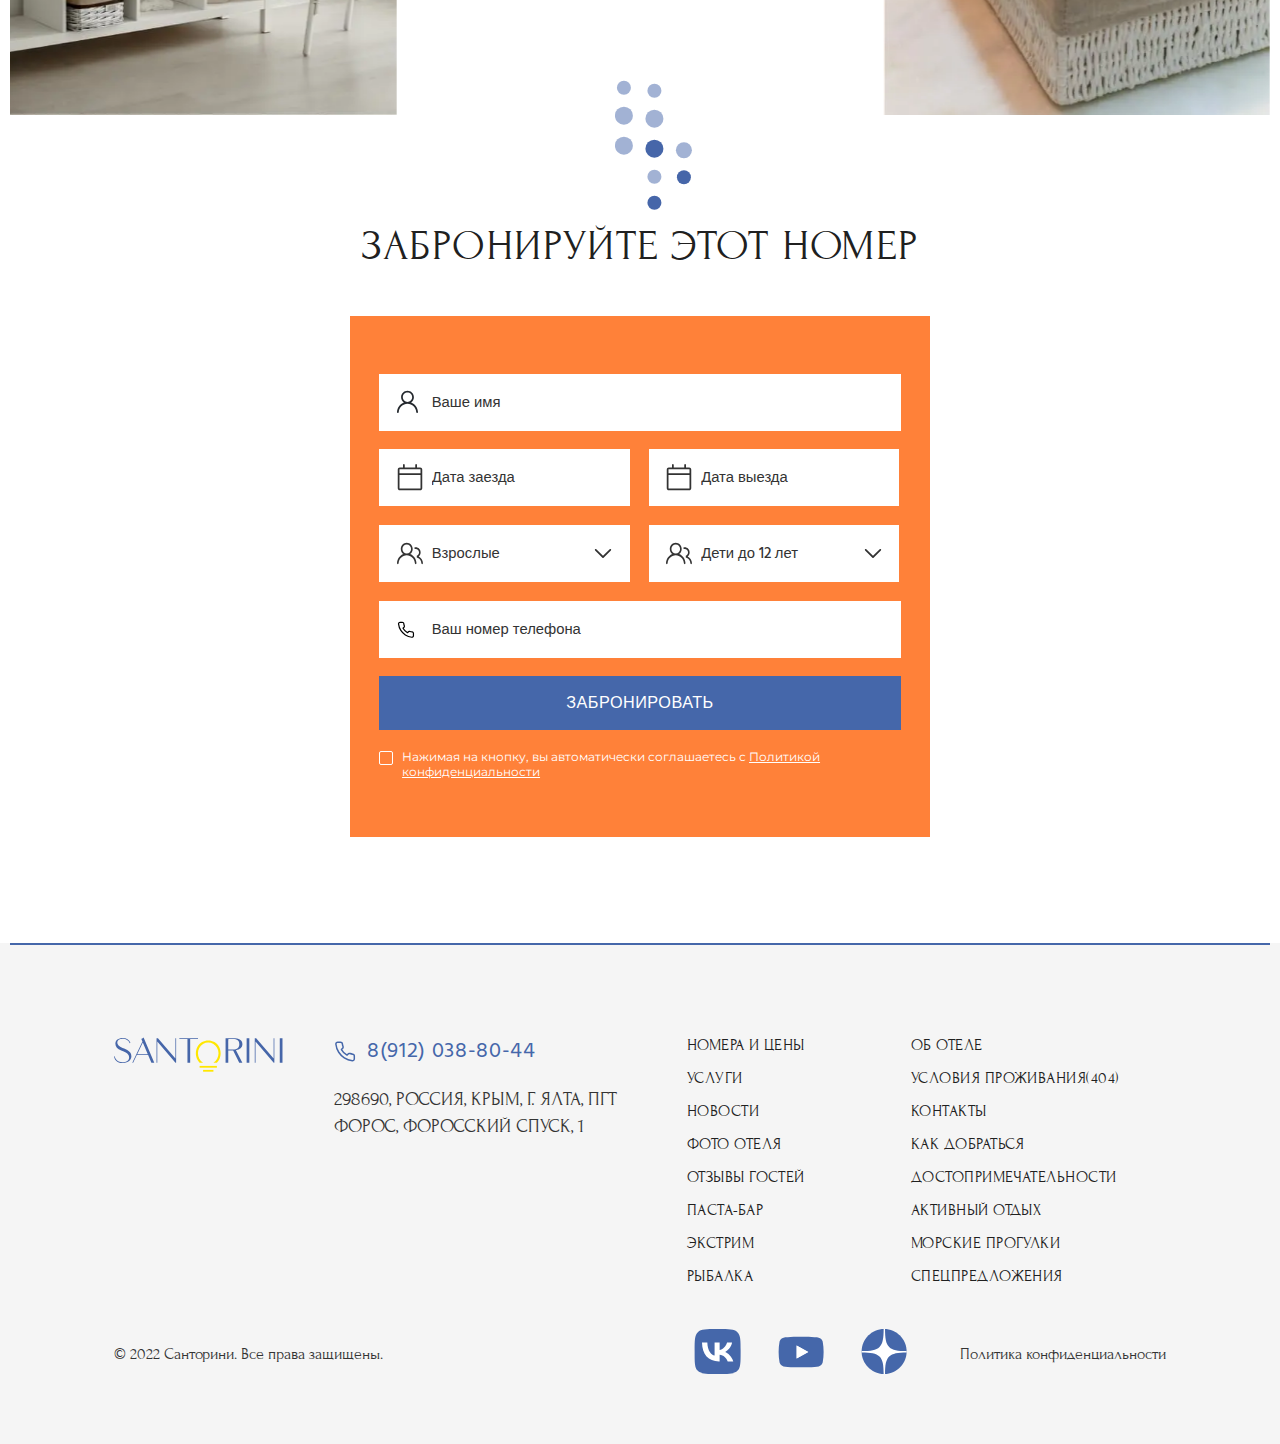
<file: apartment.html>
<!DOCTYPE html>
<html lang="ru">
<head>
   <meta charset="UTF-8">
   <meta http-equiv="X-UA-Compatible" content="IE=edge">
   <meta name="viewport" content="width=device-width, initial-scale=1.0">
   <meta name="format-detection" content="telephone=no">
   <link rel="shortcut icon" href="img/favicon-1.svg" type="image/x-icon">
   <link rel="stylesheet" href="css/style.min.css?_v=20220907225359">
   <title>Обзор номера</title>
</head>

<body>
   <header class="header">
   <nav class="header__menu menu spollers">
      <div class="container">
         <div class="menu__body">
            <div class="menu__content">
               <ul class="menu__list">
                  <li class="menu__link"><a href="rooms.html">Номера и цены</a></li>
                  <li class="menu__link">
                     <a href="404.html">Об отеле</a>
                     <span class="menu__link-mark mark" data-smpb="menu-about">
                        <svg width="18" height="10" viewBox="0 0 18 10" fill="none" xmlns="http://www.w3.org/2000/svg">
                           <path fill-rule="evenodd" clip-rule="evenodd" d="M1.08966 1.17295C0.747947 1.51466 0.747947 2.06868 1.08966 2.41039L8.38132 9.70206C8.72303 10.0438 9.27705 10.0438 9.61876 9.70206L16.9104 2.41039C17.2521 2.06868 17.2521 1.51466 16.9104 1.17295C16.5687 0.831245 16.0147 0.831245 15.673 1.17295L9.00004 7.8459L2.32709 1.17295C1.98538 0.831245 1.43136 0.831245 1.08966 1.17295Z" fill="#333333"/>
                        </svg>
                     </span>
                     <ul class="menu__sub-list" data-smpc="menu-about">
                        <li class="menu__sub-list-link"><a href="404.html">Услуги</a></li>
                        <li class="menu__sub-list-link"><a href="404.html">Условия проживания(404)</a></li>
                        <li class="menu__sub-list-link"><a href="news.html">Новости</a></li>
                        <li class="menu__sub-list-link"><a href="contact.html">Контакты</a></li>  
                     </ul>
                  </li>
                  <li class="menu__link menu__sub-list-link"><a href="404.html">Услуги</a></li>
                  <li class="menu__link menu__sub-list-link"><a href="404.html">Условия проживания(404)</a></li>
                  <li class="menu__link menu__sub-list-link"><a href="news.html">Новости</a></li>
                  <li class="menu__link menu__sub-list-link"><a href="contact.html">Контакты</a></li>
                  <li class="menu__link"><a href="page-gallery.html">Фото отеля</a></li>
                  <li class="menu__link"><a href="route.html">Как добраться</a></li>
                  <li class="menu__link"><a href="comments.html">Отзывы гостей</a></li>
                  <li class="menu__link"><a href="404.html">Достопримечательности</a></li>
                  <li class="menu__link"><a href="404.html">Паста бар</a></li>
                  <li class="menu__link ">
                     <a href="active-leisure.html">Активный отдых</a>
                     <span class="menu__link-mark mark" data-smpb="activ">
                        <svg width="18" height="10" viewBox="0 0 18 10" fill="none" xmlns="http://www.w3.org/2000/svg">
                           <path fill-rule="evenodd" clip-rule="evenodd" d="M1.08966 1.17295C0.747947 1.51466 0.747947 2.06868 1.08966 2.41039L8.38132 9.70206C8.72303 10.0438 9.27705 10.0438 9.61876 9.70206L16.9104 2.41039C17.2521 2.06868 17.2521 1.51466 16.9104 1.17295C16.5687 0.831245 16.0147 0.831245 15.673 1.17295L9.00004 7.8459L2.32709 1.17295C1.98538 0.831245 1.43136 0.831245 1.08966 1.17295Z" fill="#333333"/>
                        </svg>
                     </span>
                     <ul class="menu__sub-list" data-smpc="activ">
                        <li class="menu__sub-list-link"><a href="404.html">ЭКСТРИМ</a></li>
                        <li class="menu__sub-list-link"><a href="404.html">МОРСКИЕ ПРОГУЛКИ</a></li>
                        <li class="menu__sub-list-link"><a href="404.html">РЫБАЛКА</a></li>
                     </ul>
                  </li>
                  <li class="menu__link menu__sub-list-link"><a href="404.html">ЭКСТРИМ</a></li>
                  <li class="menu__link menu__sub-list-link"><a href="404.html">МОРСКИЕ ПРОГУЛКИ</a></li>
                  <li class="menu__link menu__sub-list-link"><a href="404.html">РЫБАЛКА</a></li>
                  <li class="menu__link"><a class="nav-link" href="index.html#offers">Спецпредложения</a></li>
                  <li><a href="booking.html" class="menu__button button">
                     <span>ЗАБРОНИРОВАТЬ</span>
                     <svg class="button__arrow arrow arrow--white" width="33" height="16" viewBox="0 0 33 16" fill="none" xmlns="http://www.w3.org/2000/svg">
                        <path d="M31.4277 6.97559C31.98 6.97559 32.4277 7.4233 32.4277 7.97559C32.4277 8.52787 31.98 8.97559 31.4277 8.97559V6.97559ZM1.02214 8.68269C0.631618 8.29217 0.631618 7.659 1.02214 7.26848L7.3861 0.904518C7.77663 0.513994 8.40979 0.513994 8.80032 0.904518C9.19084 1.29504 9.19084 1.92821 8.80032 2.31873L3.14346 7.97559L8.80032 13.6324C9.19084 14.023 9.19084 14.6561 8.80032 15.0467C8.40979 15.4372 7.77663 15.4372 7.3861 15.0467L1.02214 8.68269ZM31.4277 8.97559L1.72925 8.97559V6.97559L31.4277 6.97559V8.97559Z" fill="white"/>
                     </svg>
                  </a> </li>
               </ul>
            </div>
            <div class="menu__contacts contacts">
               <a href="tel:89120388044" class="contacts__phone">
                  <svg width="18" height="17" viewBox="0 0 18 17" fill="none" xmlns="http://www.w3.org/2000/svg">
                     <path d="M16.4434 12.4862V14.7362C16.4443 14.9451 16.4015 15.1518 16.3178 15.3432C16.2341 15.5346 16.1114 15.7064 15.9575 15.8476C15.8036 15.9888 15.6219 16.0963 15.424 16.1632C15.2261 16.2302 15.0165 16.255 14.8084 16.2362C12.5006 15.9854 10.2837 15.1968 8.33593 13.9337C6.5238 12.7822 4.98743 11.2458 3.83593 9.43372C2.56841 7.47712 1.77961 5.24946 1.53343 2.93122C1.51469 2.72382 1.53934 2.51479 1.60581 2.31743C1.67228 2.12008 1.77911 1.93873 1.91951 1.78493C2.0599 1.63113 2.23078 1.50825 2.42127 1.42411C2.61176 1.33997 2.81769 1.29641 3.02593 1.29622H5.27593C5.63991 1.29263 5.99278 1.42152 6.26875 1.65886C6.54473 1.89621 6.72499 2.2258 6.77593 2.58622C6.8709 3.30627 7.04702 4.01326 7.30093 4.69372C7.40184 4.96216 7.42368 5.2539 7.36386 5.53438C7.30404 5.81485 7.16508 6.0723 6.96343 6.27622L6.01093 7.22872C7.0786 9.10637 8.63327 10.661 10.5109 11.7287L11.4634 10.7762C11.6673 10.5746 11.9248 10.4356 12.2053 10.3758C12.4857 10.316 12.7775 10.3378 13.0459 10.4387C13.7264 10.6926 14.4334 10.8687 15.1534 10.9637C15.5178 11.0151 15.8505 11.1986 16.0883 11.4793C16.3262 11.7601 16.4526 12.1184 16.4434 12.4862Z" stroke="#4567AA" stroke-width="1.2" stroke-linecap="round" stroke-linejoin="round"/>
                  </svg>
                  <span>8(912) 038-80-44</span>
               </a>
               <span class="contacts__adress">
                  298690, Россия, Крым, г. Ялта, пгт Форос, Форосский спуск, 1
               </span>
            </div>
            <div class="menu__social social">
               <a href="#!" class="social__vk">
                  <svg width="47" height="46" viewBox="0 0 47 46" fill="none" xmlns="http://www.w3.org/2000/svg">
                     <g>
                     <path d="M0.624023 21.6166C0.624023 11.4342 0.624023 6.3431 3.85756 3.17985C7.09111 0.0166016 12.2954 0.0166016 22.704 0.0166016H24.544C34.9527 0.0166016 40.1569 0.0166016 43.3905 3.17985C46.624 6.3431 46.624 11.4342 46.624 21.6166V23.4166C46.624 33.599 46.624 38.6901 43.3905 41.8534C40.1569 45.0166 34.9527 45.0166 24.544 45.0166H22.704C12.2954 45.0166 7.09111 45.0166 3.85756 41.8534C0.624023 38.6901 0.624023 33.599 0.624023 23.4166V21.6166Z" fill="#4567AA"/>
                     <path d="M25.0212 32.4166C14.3341 32.4166 8.23837 25.322 7.98438 13.5166H13.3377C13.5136 22.1815 17.4601 25.8517 20.5862 26.6085V13.5166H25.6271V20.9896C28.7141 20.668 31.957 17.2625 33.0511 13.5166H38.0919C37.2518 18.1328 33.735 21.5382 31.2341 22.9382C33.735 24.0734 37.7404 27.0436 39.2644 32.4166H33.7154C32.5236 28.822 29.5542 26.0409 25.6271 25.6625V32.4166H25.0212Z" fill="white"/>
                     </g>
                     <defs>
                     <clipPath>
                     <rect width="46" height="45" fill="white" transform="translate(0.624023 0.0166016)"/>
                     </clipPath>
                     </defs>
                  </svg>
               </a>
               <a href="#!" class="social__youtube">
                  <svg width="46" height="46" viewBox="0 0 46 46" fill="none" xmlns="http://www.w3.org/2000/svg">
                     <g>
                     <path d="M44.6746 12.4939C44.4186 11.5697 43.9171 10.7271 43.2205 10.0503C42.5239 9.37357 41.6565 8.88644 40.7052 8.63768C37.2018 7.71655 23.124 7.71655 23.124 7.71655C23.124 7.71655 9.04621 7.71655 5.54283 8.63768C4.59151 8.88644 3.72414 9.37357 3.02752 10.0503C2.33089 10.7271 1.82946 11.5697 1.5734 12.4939C0.919236 15.9649 0.601791 19.4879 0.625233 23.0166C0.601791 26.5452 0.919236 30.0682 1.5734 33.5392C1.82946 34.4634 2.33089 35.306 3.02752 35.9828C3.72414 36.6595 4.59151 37.1467 5.54283 37.3954C9.04621 38.3165 23.124 38.3165 23.124 38.3165C23.124 38.3165 37.2018 38.3165 40.7052 37.3954C41.6565 37.1467 42.5239 36.6595 43.2205 35.9828C43.9171 35.306 44.4186 34.4634 44.6746 33.5392C45.3288 30.0682 45.6463 26.5452 45.6228 23.0166C45.6463 19.4879 45.3288 15.9649 44.6746 12.4939ZM18.6243 29.5737V16.4594L30.3076 23.0166L18.6243 29.5737Z" fill="#4567AA"/>
                     <path d="M18.624 29.5767V16.4564L30.324 23.0166L18.624 29.5767Z" fill="white"/>
                     </g>
                     <defs>
                     <clipPath>
                     <rect width="45" height="45" fill="white" transform="translate(0.624023 0.516602)"/>
                     </clipPath>
                     </defs>
                  </svg>
               </a>
               <a href="#!" class="social__zen">
                  <svg width="46" height="46" viewBox="0 0 46 46" fill="none" xmlns="http://www.w3.org/2000/svg">
                     <g>
                     <path d="M0.624023 22.5166C0.624023 10.0902 10.6976 0.0166016 23.124 0.0166016C35.5504 0.0166016 45.624 10.0902 45.624 22.5166C45.624 34.943 35.5504 45.0166 23.124 45.0166C10.6976 45.0166 0.624023 34.943 0.624023 22.5166Z" fill="#4567AA"/>
                     <path fill-rule="evenodd" clip-rule="evenodd" d="M22.6687 0.0166016C22.5624 9.27326 21.9571 14.4537 18.5091 17.9017C15.0611 21.3497 9.88068 21.955 0.624023 22.0613V23.4046C9.88068 23.5109 15.0611 24.1162 18.5091 27.5642C21.903 30.958 22.5427 36.0305 22.6633 45.0166H24.0174C24.138 36.0305 24.7777 30.958 28.1716 27.5642C31.5655 24.1703 36.6379 23.5305 45.624 23.41V22.0558C36.6379 21.9353 31.5655 21.2956 28.1716 17.9017C24.7236 14.4537 24.1183 9.27326 24.0121 0.0166016H22.6687Z" fill="white"/>
                     </g>
                     <defs>
                     <clipPath>
                     <rect width="45" height="45" fill="white" transform="translate(0.624023 0.0166016)"/>
                     </clipPath>
                     </defs>
                  </svg>
               </a>
            </div>
         </div>
      </div>
   </nav>
   <div class="container">
      <div class="header__body">
         <div class="header__burger menu-burger"></div>
         <a href="index.html" class="header__logo main-logo">
            <img src="img/Logo.svg" alt="logo">
         </a>
         <a href="booking.html" class="header__button button">
            <span>ЗАБРОНИРОВАТЬ</span>
            <svg class="button__arrow arrow arrow--white" width="33" height="16" viewBox="0 0 33 16" fill="none" xmlns="http://www.w3.org/2000/svg">
               <path d="M31.4277 6.97559C31.98 6.97559 32.4277 7.4233 32.4277 7.97559C32.4277 8.52787 31.98 8.97559 31.4277 8.97559V6.97559ZM1.02214 8.68269C0.631618 8.29217 0.631618 7.659 1.02214 7.26848L7.3861 0.904518C7.77663 0.513994 8.40979 0.513994 8.80032 0.904518C9.19084 1.29504 9.19084 1.92821 8.80032 2.31873L3.14346 7.97559L8.80032 13.6324C9.19084 14.023 9.19084 14.6561 8.80032 15.0467C8.40979 15.4372 7.77663 15.4372 7.3861 15.0467L1.02214 8.68269ZM31.4277 8.97559L1.72925 8.97559V6.97559L31.4277 6.97559V8.97559Z" fill="white"/>
            </svg>
         </a>
         <div class="header__decor">
            <img src="img/Logo-round.svg" alt="decor">
         </div>
      </div> 
   </div>
</header>
    
   <main class="apartment">
      <div class="container">
         <section class="apartment__header header-block">
            <div class="header-block__bg">
               <picture><source srcset="img/apartment/bg.webp" type="image/webp"><img src="img/apartment/bg.jpg" alt="picture"></picture>
            </div>
            <div class="header-block__label">
               <h1 class="section-title header-block__title">Номер стандарт</h1>
            </div>
         </section>
         <section class="apartment__description">
            <div class="apartment__description-row description-row">
               <h3 class="description-row__title subtitle">описание номера</h3>
               <div class="description-row__decor">
                  <img src="img/apartment/decor-descr-1.svg" alt="decor">
               </div>
               <div class="description-row__text">
                  Уютный однокомнатный номер 18м².  предназначен для размещения двоих гостей на основных местах и одного на дополнительном. Вид из номера на террасу. Отдельный вход. 
                  Номер располагает всем необходимым для комфортного проживания:
                  Кровать стандарт, размеры: 160*200 см., Телевизор с эфирными каналами (+40), Сплит - система (кондиционирование, отопление)
                  Панорамные окна с специальным напылением, так что при дневном свете они затененные и почти не видно. Шторы блэк-аут. Сейф
                  Фирменная бутилированная вода . Мини-холодильник. Чайник и Чайный набор (пакетики). Вай фай. Завтраки.  Платяной шкаф и обувной шкаф.
               </div>
            </div>
            <div class="apartment__description-row description-row">
               <h3 class="description-row__title subtitle">В ванной комнате</h3>
               <div class="description-row__decor">
                  <img src="img/apartment/decor-descr-2.svg" alt="decor">
               </div>
               <div class="description-row__text">
                  Душ, зеркало, фен, детская подставка для ног, детское сиденье на унитаз, диспенсер с гигиеническими пакетами, комплект полотенец, халат, тапочки, набор гостиничной косметики.
               </div>
            </div>
            <div class="apartment__description-row description-row">
               <h3 class="description-row__title subtitle">Сервис</h3>
               <div class="description-row__decor">
                  <img src="img/apartment/decor-descr-3.svg" alt="decor">
               </div>
               <div class="description-row__text">
                  Уборка номера ежедневно или по требованию гостя. Смена постельного белья и полотенец – 1 раз в 3 дня или по требованию гостя. По просьбе гостя: зубной набор, бритвенный набор, расческа, детские халаты и тапочки, детский шампунь 1 раз в 10 дней, лосьон для тела, радио-няня, подогреватель для бутылочек, щетка для одежды, чайник, детская кроватка. Своя прачечная.
               </div>
            </div>
            <div class="apartment__description-row description-row">
               <h3 class="description-row__title subtitle">Услуги при заезде</h3>
               <div class="description-row__decor">
                  <img src="img/apartment/decor-descr-4.svg" alt="decor">
               </div>
               <div class="description-row__text">
                  Брендированные подарки детям до 12 лет. Сладости (халва подсолнечная, ванильная). Халат, тапочки, швейный набор, губка и лопатка для обуви.
               </div>
            </div>
            <div class="apartment__description-row description-row">
               <h3 class="description-row__title subtitle">Расчетные часы</h3>
               <div class="description-row__decor">
                  <img src="img/apartment/decor-descr-4.svg" alt="decor">
               </div>
               <div class="description-row__text">
                  Заезд после 15:00, выезд до 12:00. Возможет поздний выезд и ранний заезд по согласованию. 
               </div>
            </div>
         </section>
      </div>
      <section class="apartment__video video">
         <div class="container">
            <div class="video__body">
               <div class="video__header">
                  <h2 class="video__title section-title">посмотрите обзорное видео номера</h2>
               </div>
               <div class="video__content" data-video="https://www.youtube.com/embed/PaQuuB88SVY">
                  <div class="video__prewiev">
                     <picture><source srcset="img/page/video/video-prew.webp" type="image/webp"><img src="img/page/video/video-prew.jpg" alt="picture"></picture>
                  </div>
                  <button class="video__play">
                     <svg width="112" height="112" viewBox="0 0 112 112" fill="none" xmlns="http://www.w3.org/2000/svg">
                        <circle cx="56" cy="55.9014" r="55.5" fill="white"/>
                        <path d="M74.5 55.9014L46.75 71.9228V39.8799L74.5 55.9014Z" fill="#FF8139"/>
                        <circle cx="55.5" cy="56.4014" r="39" stroke="#4567AA" stroke-width="2"/>
                     </svg>
                  </button>
               </div>
            </div>
         </div>
      </section>
      <section class="apartment__gallery gallery">
         <div class="container">
            <div class="gallery__body">
               <h2 class="gallery__title section-title">галерея</h2>
               <div class="gallery__slider slider-gallery">
                  <div class="swiper-wrapper">
                     <div class="swiper-slide">
                        <a href="#!" class="gallery__item">
                           <picture><source srcset="img/apartment/slider/slide-1.webp" type="image/webp"><img src="img/apartment/slider/slide-1.jpg" alt="slide"></picture>
                        </a>
                     </div>
                     <div class="swiper-slide">
                        <a href="#!" class="gallery__item">
                           <picture><source srcset="img/apartment/slider/slide-2.webp" type="image/webp"><img src="img/apartment/slider/slide-2.jpg" alt="slide"></picture>
                        </a>
                     </div>
                     <div class="swiper-slide">
                        <a href="#!" class="gallery__item">
                           <picture><source srcset="img/apartment/slider/slide-3.webp" type="image/webp"><img src="img/apartment/slider/slide-3.jpg" alt="slide"></picture>
                        </a>
                     </div>
                  </div>
                  <div class="slider-gallery__pagination"></div>   
               </div>
               
               <div class="gallery__decor">
                  <img src="img/apartment/gallery-decor.svg" alt="decor">
               </div>
            </div>
         </div>
      </section>
      <section class="apartment__form form">
         <div class="form__body">
            <h2 class="form__title section-title">Забронируйте этот номер</h2>
            <form action="POST" class="form__form" name="mainform">
               <label class="form__input-label form__input-label--name">
                  <input class="form__input" type="text" name="name" required placeholder="Ваше имя">
                  <span class="form__input-placeholder">
                     <img src="img/icons/one-people.svg" alt="picture">
                  </span>
               </label>
               <label class="form__input-label form__input-label--data-in">
                  <input class="form__input" type="text" name="name" required placeholder="Дата заезда">
                  <span class="form__input-placeholder">
                     <img src="img/icons/calendar.svg" alt="picture">
                  </span>
               </label>
               <label class="form__input-label form__input-label--data-out">
                  <input class="form__input" type="text" name="name" required placeholder="Дата выезда">
                  <span class="form__input-placeholder">
                     <img src="img/icons/calendar.svg" alt="picture">
                  </span>
               </label>
               <label class="form__input-label form__input-label--big">
                  <input class="form__input" type="text" name="name" required placeholder="Взрослые">
                  <span class="form__input-placeholder">
                     <img src="img/icons/peoples.svg" alt="picture">
                     <a href="#!"><img src="img/icons/mark.svg" alt="picture"></a>
                  </span>
               </label>
               <label class="form__input-label form__input-label--childs">
                  <input class="form__input" type="text" name="name" required placeholder="Дети до 12 лет">
                  <span class="form__input-placeholder">
                     <img src="img/icons/peoples.svg" alt="picture">
                     <a href="#!"><img src="img/icons/mark.svg" alt="picture"></a>
                  </span>
               </label>
               <label class="form__input-label form__input-label--phone">
                  <input class="form__input" type="text" name="name" required placeholder="Ваш номер телефона">
                  <span class="form__input-placeholder">
                     <svg width="18" height="17" viewBox="0 0 18 17" fill="none" xmlns="http://www.w3.org/2000/svg">
                        <path d="M16.4434 12.4862V14.7362C16.4443 14.9451 16.4015 15.1518 16.3178 15.3432C16.2341 15.5346 16.1114 15.7064 15.9575 15.8476C15.8036 15.9888 15.6219 16.0963 15.424 16.1632C15.2261 16.2302 15.0165 16.255 14.8084 16.2362C12.5006 15.9854 10.2837 15.1968 8.33593 13.9337C6.5238 12.7822 4.98743 11.2458 3.83593 9.43372C2.56841 7.47712 1.77961 5.24946 1.53343 2.93122C1.51469 2.72382 1.53934 2.51479 1.60581 2.31743C1.67228 2.12008 1.77911 1.93873 1.91951 1.78493C2.0599 1.63113 2.23078 1.50825 2.42127 1.42411C2.61176 1.33997 2.81769 1.29641 3.02593 1.29622H5.27593C5.63991 1.29263 5.99278 1.42152 6.26875 1.65886C6.54473 1.89621 6.72499 2.2258 6.77593 2.58622C6.8709 3.30627 7.04702 4.01326 7.30093 4.69372C7.40184 4.96216 7.42368 5.2539 7.36386 5.53438C7.30404 5.81485 7.16508 6.0723 6.96343 6.27622L6.01093 7.22872C7.0786 9.10637 8.63327 10.661 10.5109 11.7287L11.4634 10.7762C11.6673 10.5746 11.9248 10.4356 12.2053 10.3758C12.4857 10.316 12.7775 10.3378 13.0459 10.4387C13.7264 10.6926 14.4334 10.8687 15.1534 10.9637C15.5178 11.0151 15.8505 11.1986 16.0883 11.4793C16.3262 11.7601 16.4526 12.1184 16.4434 12.4862Z" stroke="#000000" stroke-width="1.2" stroke-linecap="round" stroke-linejoin="round"/>
                        </svg>
                  </span>
               </label>
               <button type="submit" name="submit-button" class="form__button button"><span>Забронировать</span></button>
               <label class="form__checkbox-label">
                  <input class="form__checkbox" type="checkbox" name="checkbox">
                  <span class="form__custom-checkbox"></span>
                  <span class="form__checkbox-text">Нажимая на кнопку, вы автоматически соглашаетесь с <a href="#!">Политикой конфиденциальности</a></span>
               </label>
            </form>
         </div>
      </section>
   </main>
   <footer class="footer">
   <div class="container">
      <div class="footer__body">
         <div class="footer__content">
            <div class="footer__column">
               <a href="#!" class="footer__logo main-logo">
                  <img src="img/Logo.svg" alt="logo">
               </a>
               <div class="footer__contacts contacts">
                  <a href="tel:89120388044" class="contacts__phone">
                     <svg width="18" height="17" viewBox="0 0 18 17" fill="none" xmlns="http://www.w3.org/2000/svg">
                        <path d="M16.4434 12.4862V14.7362C16.4443 14.9451 16.4015 15.1518 16.3178 15.3432C16.2341 15.5346 16.1114 15.7064 15.9575 15.8476C15.8036 15.9888 15.6219 16.0963 15.424 16.1632C15.2261 16.2302 15.0165 16.255 14.8084 16.2362C12.5006 15.9854 10.2837 15.1968 8.33593 13.9337C6.5238 12.7822 4.98743 11.2458 3.83593 9.43372C2.56841 7.47712 1.77961 5.24946 1.53343 2.93122C1.51469 2.72382 1.53934 2.51479 1.60581 2.31743C1.67228 2.12008 1.77911 1.93873 1.91951 1.78493C2.0599 1.63113 2.23078 1.50825 2.42127 1.42411C2.61176 1.33997 2.81769 1.29641 3.02593 1.29622H5.27593C5.63991 1.29263 5.99278 1.42152 6.26875 1.65886C6.54473 1.89621 6.72499 2.2258 6.77593 2.58622C6.8709 3.30627 7.04702 4.01326 7.30093 4.69372C7.40184 4.96216 7.42368 5.2539 7.36386 5.53438C7.30404 5.81485 7.16508 6.0723 6.96343 6.27622L6.01093 7.22872C7.0786 9.10637 8.63327 10.661 10.5109 11.7287L11.4634 10.7762C11.6673 10.5746 11.9248 10.4356 12.2053 10.3758C12.4857 10.316 12.7775 10.3378 13.0459 10.4387C13.7264 10.6926 14.4334 10.8687 15.1534 10.9637C15.5178 11.0151 15.8505 11.1986 16.0883 11.4793C16.3262 11.7601 16.4526 12.1184 16.4434 12.4862Z" stroke="#4567AA" stroke-width="1.2" stroke-linecap="round" stroke-linejoin="round"/>
                     </svg>
                     <span>8(912) 038-80-44</span>
                  </a>
                  <span class="contacts__adress">
                     298690, Россия, Крым, г. Ялта, пгт Форос, Форосский спуск, 1
                  </span>
                  <div class="footer__open">
                     <div class="footer__burger menu-burger"></div>
                     <span>открыть меню</span>
                  </div>
               </div>
            </div>
            <nav class="footer__nav">
               <ul class="footer__list">
                  <li class="footer__link"><a href="rooms.html">Номера и цены</a></li>
                  <li class="footer__link"><a href="404.html">Об отеле</a></li>
                  <li class="footer__link"><a href="404.html">Услуги</a></li>
                  <li class="footer__link"><a href="404.html">Условия проживания(404)</a></li>
                  <li class="footer__link"><a href="news.html">Новости</a></li>
                  <li class="footer__link"><a href="contact.html">Контакты</a></li>
                  <li class="footer__link"><a href="page-gallery.html">Фото отеля</a></li>
                  <li class="footer__link"><a href="route.html">Как добраться</a></li>
                  <li class="footer__link"><a href="comments.html">Отзывы гостей</a></li>
                  <li class="footer__link"><a href="404.html">Достопримечательности</a></li>
                  <li class="footer__link"><a href="404.html">паста-бар</a></li>
                  <li class="footer__link"><a href="active-leisure.html">Активный отдых</a></li>
                  <li class="footer__link"><a href="404.html">эКСТРИМ</a></li>
                  <li class="footer__link"><a href="404.html">МОРСКИЕ ПРОГУЛКИ</a></li>
                  <li class="footer__link"><a href="404.html">рЫБАЛКА</a></li>
                  <li class="footer__link"><a class="nav-link" href="index.html#offers">Спецпредложения</a></li>
               </ul>
            </nav>
            <div class="footer__footer">
               <span>© 2022 Cанторини. Все права защищены.</span>
               <div class="footer__social social">
                  <a href="#!" class="social__vk">
                     <svg width="47" height="46" viewBox="0 0 47 46" fill="none" xmlns="http://www.w3.org/2000/svg">
                        <path d="M0.624023 21.6166C0.624023 11.4342 0.624023 6.3431 3.85756 3.17985C7.09111 0.0166016 12.2954 0.0166016 22.704 0.0166016H24.544C34.9527 0.0166016 40.1569 0.0166016 43.3905 3.17985C46.624 6.3431 46.624 11.4342 46.624 21.6166V23.4166C46.624 33.599 46.624 38.6901 43.3905 41.8534C40.1569 45.0166 34.9527 45.0166 24.544 45.0166H22.704C12.2954 45.0166 7.09111 45.0166 3.85756 41.8534C0.624023 38.6901 0.624023 33.599 0.624023 23.4166V21.6166Z" fill="#4567AA"/>
                        <path d="M25.0212 32.4166C14.3341 32.4166 8.23837 25.322 7.98438 13.5166H13.3377C13.5136 22.1815 17.4601 25.8517 20.5862 26.6085V13.5166H25.6271V20.9896C28.7141 20.668 31.957 17.2625 33.0511 13.5166H38.0919C37.2518 18.1328 33.735 21.5382 31.2341 22.9382C33.735 24.0734 37.7404 27.0436 39.2644 32.4166H33.7154C32.5236 28.822 29.5542 26.0409 25.6271 25.6625V32.4166H25.0212Z" fill="white"/>
                        <defs>
                        <clipPath>
                        <rect width="46" height="45" fill="white" transform="translate(0.624023 0.0166016)"/>
                        </clipPath>
                        </defs>
                     </svg>
                  </a>
                  <a href="#!" class="social__youtube">
                     <svg width="46" height="46" viewBox="0 0 46 46" fill="none" xmlns="http://www.w3.org/2000/svg">
                        <path d="M44.6746 12.4939C44.4186 11.5697 43.9171 10.7271 43.2205 10.0503C42.5239 9.37357 41.6565 8.88644 40.7052 8.63768C37.2018 7.71655 23.124 7.71655 23.124 7.71655C23.124 7.71655 9.04621 7.71655 5.54283 8.63768C4.59151 8.88644 3.72414 9.37357 3.02752 10.0503C2.33089 10.7271 1.82946 11.5697 1.5734 12.4939C0.919236 15.9649 0.601791 19.4879 0.625233 23.0166C0.601791 26.5452 0.919236 30.0682 1.5734 33.5392C1.82946 34.4634 2.33089 35.306 3.02752 35.9828C3.72414 36.6595 4.59151 37.1467 5.54283 37.3954C9.04621 38.3165 23.124 38.3165 23.124 38.3165C23.124 38.3165 37.2018 38.3165 40.7052 37.3954C41.6565 37.1467 42.5239 36.6595 43.2205 35.9828C43.9171 35.306 44.4186 34.4634 44.6746 33.5392C45.3288 30.0682 45.6463 26.5452 45.6228 23.0166C45.6463 19.4879 45.3288 15.9649 44.6746 12.4939ZM18.6243 29.5737V16.4594L30.3076 23.0166L18.6243 29.5737Z" fill="#4567AA"/>
                        <path d="M18.624 29.5767V16.4564L30.324 23.0166L18.624 29.5767Z" fill="white"/>
                        <defs>
                        <clipPath>
                        <rect width="45" height="45" fill="white" transform="translate(0.624023 0.516602)"/>
                        </clipPath>
                        </defs>
                     </svg>
                  </a>
                  <a href="#!" class="social__zen">
                     <svg width="46" height="46" viewBox="0 0 46 46" fill="none" xmlns="http://www.w3.org/2000/svg">
                        <path d="M0.624023 22.5166C0.624023 10.0902 10.6976 0.0166016 23.124 0.0166016C35.5504 0.0166016 45.624 10.0902 45.624 22.5166C45.624 34.943 35.5504 45.0166 23.124 45.0166C10.6976 45.0166 0.624023 34.943 0.624023 22.5166Z" fill="#4567AA"/>
                        <path fill-rule="evenodd" clip-rule="evenodd" d="M22.6687 0.0166016C22.5624 9.27326 21.9571 14.4537 18.5091 17.9017C15.0611 21.3497 9.88068 21.955 0.624023 22.0613V23.4046C9.88068 23.5109 15.0611 24.1162 18.5091 27.5642C21.903 30.958 22.5427 36.0305 22.6633 45.0166H24.0174C24.138 36.0305 24.7777 30.958 28.1716 27.5642C31.5655 24.1703 36.6379 23.5305 45.624 23.41V22.0558C36.6379 21.9353 31.5655 21.2956 28.1716 17.9017C24.7236 14.4537 24.1183 9.27326 24.0121 0.0166016H22.6687Z" fill="white"/>
                        <defs>
                        <clipPath>
                        <rect width="45" height="45" fill="white" transform="translate(0.624023 0.0166016)"/>
                        </clipPath>
                        </defs>
                     </svg>
                  </a>
               </div>
               <span>Политика конфиденциальности</span>
            </div>
         </div>
      </div>
   </div>
</footer>
   
   <script src="js/index.min.js?_v=20220907225359"></script>
</body>
</html>
</file>
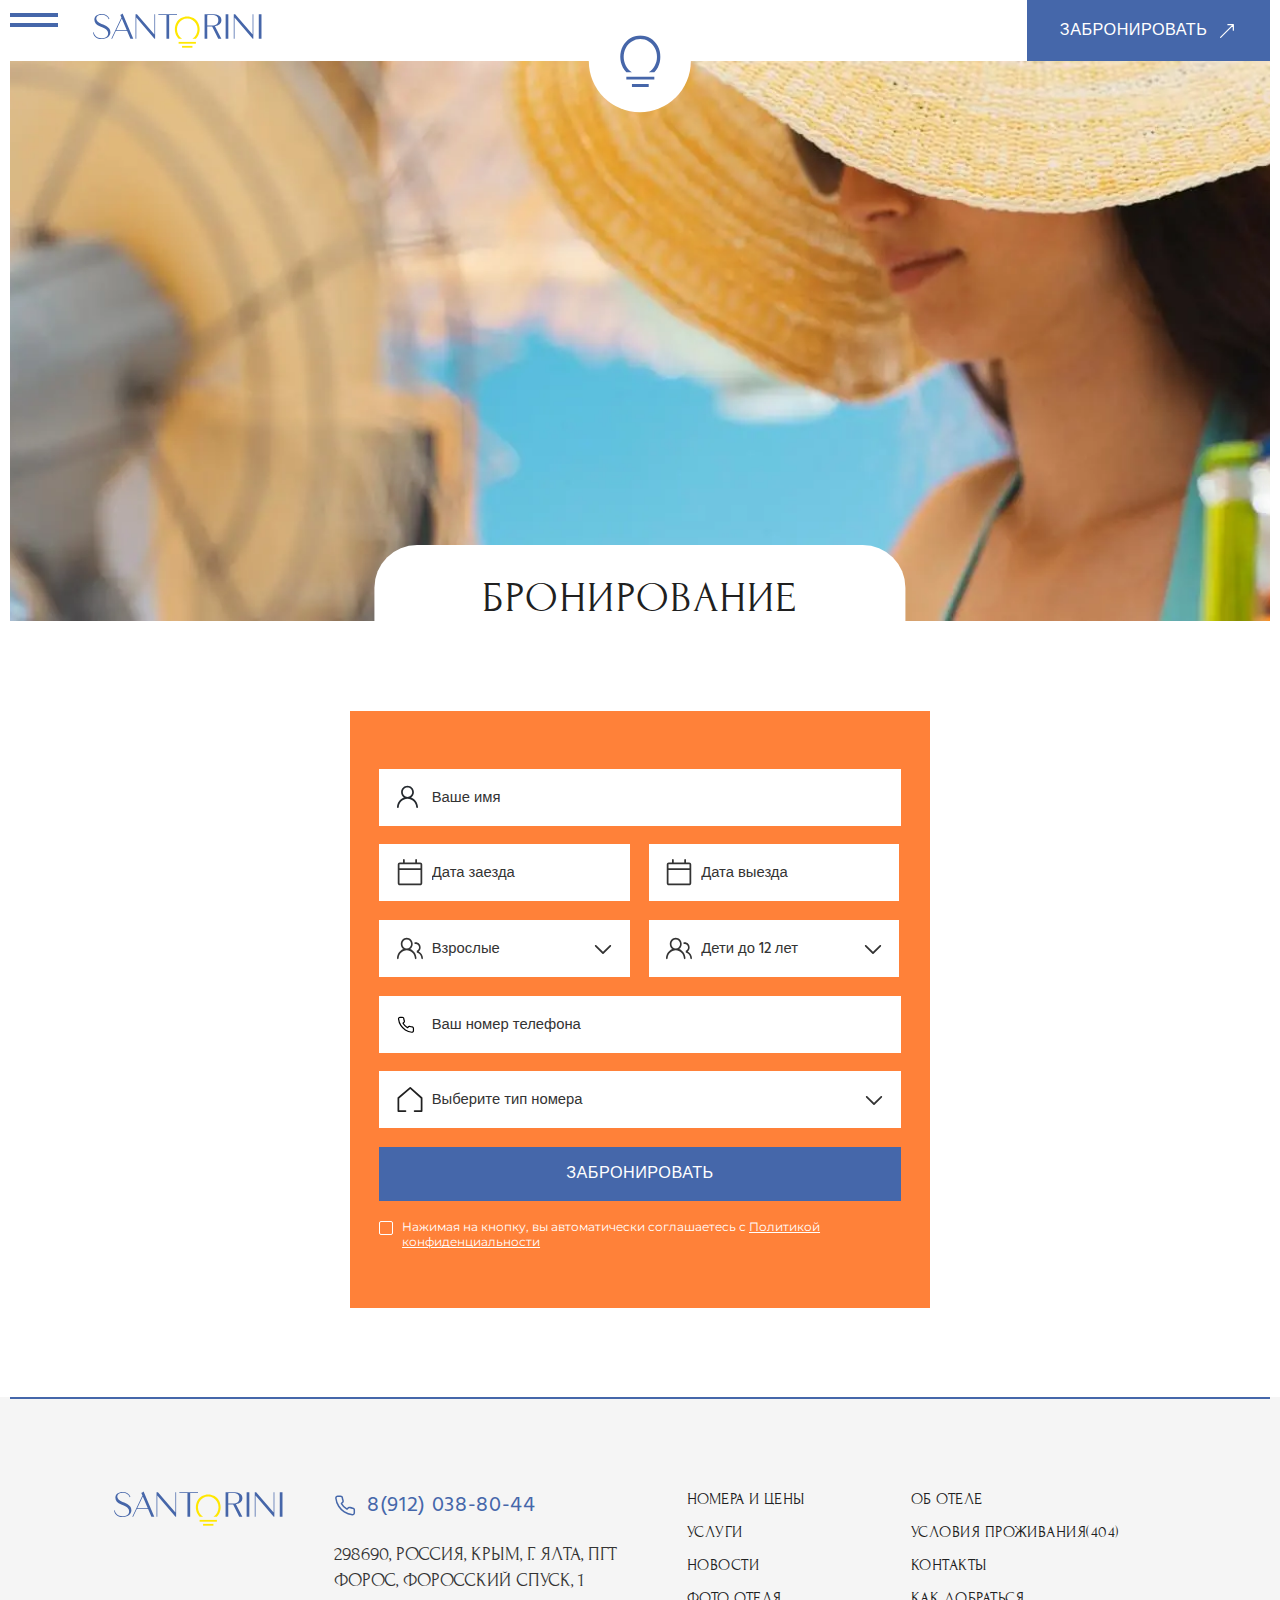
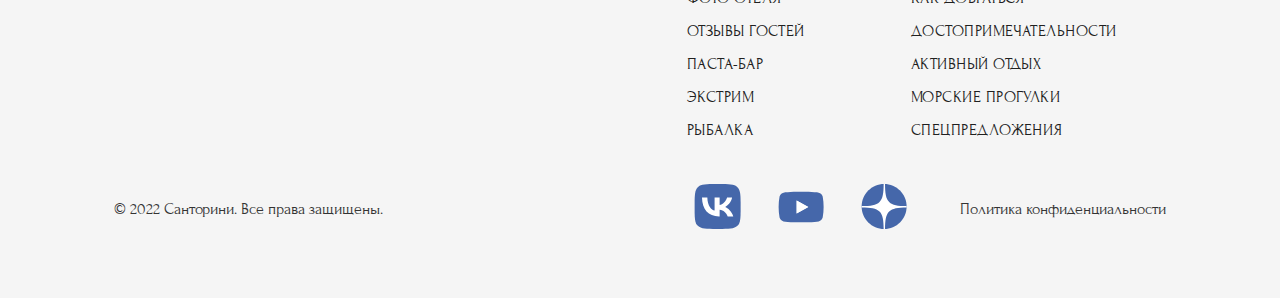
<file: booking.html>
<!DOCTYPE html>
<html lang="ru">
<head>
   <meta charset="UTF-8">
   <meta http-equiv="X-UA-Compatible" content="IE=edge">
   <meta name="viewport" content="width=device-width, initial-scale=1.0">
   <meta name="format-detection" content="telephone=no">
   <link rel="shortcut icon" href="img/favicon-1.svg" type="image/x-icon">
   <link rel="stylesheet" href="css/style.min.css?_v=20220907225359">
   <title>Бронирование</title>
</head>

<body>
   <header class="header">
   <nav class="header__menu menu spollers">
      <div class="container">
         <div class="menu__body">
            <div class="menu__content">
               <ul class="menu__list">
                  <li class="menu__link"><a href="rooms.html">Номера и цены</a></li>
                  <li class="menu__link">
                     <a href="404.html">Об отеле</a>
                     <span class="menu__link-mark mark" data-smpb="menu-about">
                        <svg width="18" height="10" viewBox="0 0 18 10" fill="none" xmlns="http://www.w3.org/2000/svg">
                           <path fill-rule="evenodd" clip-rule="evenodd" d="M1.08966 1.17295C0.747947 1.51466 0.747947 2.06868 1.08966 2.41039L8.38132 9.70206C8.72303 10.0438 9.27705 10.0438 9.61876 9.70206L16.9104 2.41039C17.2521 2.06868 17.2521 1.51466 16.9104 1.17295C16.5687 0.831245 16.0147 0.831245 15.673 1.17295L9.00004 7.8459L2.32709 1.17295C1.98538 0.831245 1.43136 0.831245 1.08966 1.17295Z" fill="#333333"/>
                        </svg>
                     </span>
                     <ul class="menu__sub-list" data-smpc="menu-about">
                        <li class="menu__sub-list-link"><a href="404.html">Услуги</a></li>
                        <li class="menu__sub-list-link"><a href="404.html">Условия проживания(404)</a></li>
                        <li class="menu__sub-list-link"><a href="news.html">Новости</a></li>
                        <li class="menu__sub-list-link"><a href="contact.html">Контакты</a></li>  
                     </ul>
                  </li>
                  <li class="menu__link menu__sub-list-link"><a href="404.html">Услуги</a></li>
                  <li class="menu__link menu__sub-list-link"><a href="404.html">Условия проживания(404)</a></li>
                  <li class="menu__link menu__sub-list-link"><a href="news.html">Новости</a></li>
                  <li class="menu__link menu__sub-list-link"><a href="contact.html">Контакты</a></li>
                  <li class="menu__link"><a href="page-gallery.html">Фото отеля</a></li>
                  <li class="menu__link"><a href="route.html">Как добраться</a></li>
                  <li class="menu__link"><a href="comments.html">Отзывы гостей</a></li>
                  <li class="menu__link"><a href="404.html">Достопримечательности</a></li>
                  <li class="menu__link"><a href="404.html">Паста бар</a></li>
                  <li class="menu__link ">
                     <a href="active-leisure.html">Активный отдых</a>
                     <span class="menu__link-mark mark" data-smpb="activ">
                        <svg width="18" height="10" viewBox="0 0 18 10" fill="none" xmlns="http://www.w3.org/2000/svg">
                           <path fill-rule="evenodd" clip-rule="evenodd" d="M1.08966 1.17295C0.747947 1.51466 0.747947 2.06868 1.08966 2.41039L8.38132 9.70206C8.72303 10.0438 9.27705 10.0438 9.61876 9.70206L16.9104 2.41039C17.2521 2.06868 17.2521 1.51466 16.9104 1.17295C16.5687 0.831245 16.0147 0.831245 15.673 1.17295L9.00004 7.8459L2.32709 1.17295C1.98538 0.831245 1.43136 0.831245 1.08966 1.17295Z" fill="#333333"/>
                        </svg>
                     </span>
                     <ul class="menu__sub-list" data-smpc="activ">
                        <li class="menu__sub-list-link"><a href="404.html">ЭКСТРИМ</a></li>
                        <li class="menu__sub-list-link"><a href="404.html">МОРСКИЕ ПРОГУЛКИ</a></li>
                        <li class="menu__sub-list-link"><a href="404.html">РЫБАЛКА</a></li>
                     </ul>
                  </li>
                  <li class="menu__link menu__sub-list-link"><a href="404.html">ЭКСТРИМ</a></li>
                  <li class="menu__link menu__sub-list-link"><a href="404.html">МОРСКИЕ ПРОГУЛКИ</a></li>
                  <li class="menu__link menu__sub-list-link"><a href="404.html">РЫБАЛКА</a></li>
                  <li class="menu__link"><a class="nav-link" href="index.html#offers">Спецпредложения</a></li>
                  <li><a href="booking.html" class="menu__button button">
                     <span>ЗАБРОНИРОВАТЬ</span>
                     <svg class="button__arrow arrow arrow--white" width="33" height="16" viewBox="0 0 33 16" fill="none" xmlns="http://www.w3.org/2000/svg">
                        <path d="M31.4277 6.97559C31.98 6.97559 32.4277 7.4233 32.4277 7.97559C32.4277 8.52787 31.98 8.97559 31.4277 8.97559V6.97559ZM1.02214 8.68269C0.631618 8.29217 0.631618 7.659 1.02214 7.26848L7.3861 0.904518C7.77663 0.513994 8.40979 0.513994 8.80032 0.904518C9.19084 1.29504 9.19084 1.92821 8.80032 2.31873L3.14346 7.97559L8.80032 13.6324C9.19084 14.023 9.19084 14.6561 8.80032 15.0467C8.40979 15.4372 7.77663 15.4372 7.3861 15.0467L1.02214 8.68269ZM31.4277 8.97559L1.72925 8.97559V6.97559L31.4277 6.97559V8.97559Z" fill="white"/>
                     </svg>
                  </a> </li>
               </ul>
            </div>
            <div class="menu__contacts contacts">
               <a href="tel:89120388044" class="contacts__phone">
                  <svg width="18" height="17" viewBox="0 0 18 17" fill="none" xmlns="http://www.w3.org/2000/svg">
                     <path d="M16.4434 12.4862V14.7362C16.4443 14.9451 16.4015 15.1518 16.3178 15.3432C16.2341 15.5346 16.1114 15.7064 15.9575 15.8476C15.8036 15.9888 15.6219 16.0963 15.424 16.1632C15.2261 16.2302 15.0165 16.255 14.8084 16.2362C12.5006 15.9854 10.2837 15.1968 8.33593 13.9337C6.5238 12.7822 4.98743 11.2458 3.83593 9.43372C2.56841 7.47712 1.77961 5.24946 1.53343 2.93122C1.51469 2.72382 1.53934 2.51479 1.60581 2.31743C1.67228 2.12008 1.77911 1.93873 1.91951 1.78493C2.0599 1.63113 2.23078 1.50825 2.42127 1.42411C2.61176 1.33997 2.81769 1.29641 3.02593 1.29622H5.27593C5.63991 1.29263 5.99278 1.42152 6.26875 1.65886C6.54473 1.89621 6.72499 2.2258 6.77593 2.58622C6.8709 3.30627 7.04702 4.01326 7.30093 4.69372C7.40184 4.96216 7.42368 5.2539 7.36386 5.53438C7.30404 5.81485 7.16508 6.0723 6.96343 6.27622L6.01093 7.22872C7.0786 9.10637 8.63327 10.661 10.5109 11.7287L11.4634 10.7762C11.6673 10.5746 11.9248 10.4356 12.2053 10.3758C12.4857 10.316 12.7775 10.3378 13.0459 10.4387C13.7264 10.6926 14.4334 10.8687 15.1534 10.9637C15.5178 11.0151 15.8505 11.1986 16.0883 11.4793C16.3262 11.7601 16.4526 12.1184 16.4434 12.4862Z" stroke="#4567AA" stroke-width="1.2" stroke-linecap="round" stroke-linejoin="round"/>
                  </svg>
                  <span>8(912) 038-80-44</span>
               </a>
               <span class="contacts__adress">
                  298690, Россия, Крым, г. Ялта, пгт Форос, Форосский спуск, 1
               </span>
            </div>
            <div class="menu__social social">
               <a href="#!" class="social__vk">
                  <svg width="47" height="46" viewBox="0 0 47 46" fill="none" xmlns="http://www.w3.org/2000/svg">
                     <g>
                     <path d="M0.624023 21.6166C0.624023 11.4342 0.624023 6.3431 3.85756 3.17985C7.09111 0.0166016 12.2954 0.0166016 22.704 0.0166016H24.544C34.9527 0.0166016 40.1569 0.0166016 43.3905 3.17985C46.624 6.3431 46.624 11.4342 46.624 21.6166V23.4166C46.624 33.599 46.624 38.6901 43.3905 41.8534C40.1569 45.0166 34.9527 45.0166 24.544 45.0166H22.704C12.2954 45.0166 7.09111 45.0166 3.85756 41.8534C0.624023 38.6901 0.624023 33.599 0.624023 23.4166V21.6166Z" fill="#4567AA"/>
                     <path d="M25.0212 32.4166C14.3341 32.4166 8.23837 25.322 7.98438 13.5166H13.3377C13.5136 22.1815 17.4601 25.8517 20.5862 26.6085V13.5166H25.6271V20.9896C28.7141 20.668 31.957 17.2625 33.0511 13.5166H38.0919C37.2518 18.1328 33.735 21.5382 31.2341 22.9382C33.735 24.0734 37.7404 27.0436 39.2644 32.4166H33.7154C32.5236 28.822 29.5542 26.0409 25.6271 25.6625V32.4166H25.0212Z" fill="white"/>
                     </g>
                     <defs>
                     <clipPath>
                     <rect width="46" height="45" fill="white" transform="translate(0.624023 0.0166016)"/>
                     </clipPath>
                     </defs>
                  </svg>
               </a>
               <a href="#!" class="social__youtube">
                  <svg width="46" height="46" viewBox="0 0 46 46" fill="none" xmlns="http://www.w3.org/2000/svg">
                     <g>
                     <path d="M44.6746 12.4939C44.4186 11.5697 43.9171 10.7271 43.2205 10.0503C42.5239 9.37357 41.6565 8.88644 40.7052 8.63768C37.2018 7.71655 23.124 7.71655 23.124 7.71655C23.124 7.71655 9.04621 7.71655 5.54283 8.63768C4.59151 8.88644 3.72414 9.37357 3.02752 10.0503C2.33089 10.7271 1.82946 11.5697 1.5734 12.4939C0.919236 15.9649 0.601791 19.4879 0.625233 23.0166C0.601791 26.5452 0.919236 30.0682 1.5734 33.5392C1.82946 34.4634 2.33089 35.306 3.02752 35.9828C3.72414 36.6595 4.59151 37.1467 5.54283 37.3954C9.04621 38.3165 23.124 38.3165 23.124 38.3165C23.124 38.3165 37.2018 38.3165 40.7052 37.3954C41.6565 37.1467 42.5239 36.6595 43.2205 35.9828C43.9171 35.306 44.4186 34.4634 44.6746 33.5392C45.3288 30.0682 45.6463 26.5452 45.6228 23.0166C45.6463 19.4879 45.3288 15.9649 44.6746 12.4939ZM18.6243 29.5737V16.4594L30.3076 23.0166L18.6243 29.5737Z" fill="#4567AA"/>
                     <path d="M18.624 29.5767V16.4564L30.324 23.0166L18.624 29.5767Z" fill="white"/>
                     </g>
                     <defs>
                     <clipPath>
                     <rect width="45" height="45" fill="white" transform="translate(0.624023 0.516602)"/>
                     </clipPath>
                     </defs>
                  </svg>
               </a>
               <a href="#!" class="social__zen">
                  <svg width="46" height="46" viewBox="0 0 46 46" fill="none" xmlns="http://www.w3.org/2000/svg">
                     <g>
                     <path d="M0.624023 22.5166C0.624023 10.0902 10.6976 0.0166016 23.124 0.0166016C35.5504 0.0166016 45.624 10.0902 45.624 22.5166C45.624 34.943 35.5504 45.0166 23.124 45.0166C10.6976 45.0166 0.624023 34.943 0.624023 22.5166Z" fill="#4567AA"/>
                     <path fill-rule="evenodd" clip-rule="evenodd" d="M22.6687 0.0166016C22.5624 9.27326 21.9571 14.4537 18.5091 17.9017C15.0611 21.3497 9.88068 21.955 0.624023 22.0613V23.4046C9.88068 23.5109 15.0611 24.1162 18.5091 27.5642C21.903 30.958 22.5427 36.0305 22.6633 45.0166H24.0174C24.138 36.0305 24.7777 30.958 28.1716 27.5642C31.5655 24.1703 36.6379 23.5305 45.624 23.41V22.0558C36.6379 21.9353 31.5655 21.2956 28.1716 17.9017C24.7236 14.4537 24.1183 9.27326 24.0121 0.0166016H22.6687Z" fill="white"/>
                     </g>
                     <defs>
                     <clipPath>
                     <rect width="45" height="45" fill="white" transform="translate(0.624023 0.0166016)"/>
                     </clipPath>
                     </defs>
                  </svg>
               </a>
            </div>
         </div>
      </div>
   </nav>
   <div class="container">
      <div class="header__body">
         <div class="header__burger menu-burger"></div>
         <a href="index.html" class="header__logo main-logo">
            <img src="img/Logo.svg" alt="logo">
         </a>
         <a href="booking.html" class="header__button button">
            <span>ЗАБРОНИРОВАТЬ</span>
            <svg class="button__arrow arrow arrow--white" width="33" height="16" viewBox="0 0 33 16" fill="none" xmlns="http://www.w3.org/2000/svg">
               <path d="M31.4277 6.97559C31.98 6.97559 32.4277 7.4233 32.4277 7.97559C32.4277 8.52787 31.98 8.97559 31.4277 8.97559V6.97559ZM1.02214 8.68269C0.631618 8.29217 0.631618 7.659 1.02214 7.26848L7.3861 0.904518C7.77663 0.513994 8.40979 0.513994 8.80032 0.904518C9.19084 1.29504 9.19084 1.92821 8.80032 2.31873L3.14346 7.97559L8.80032 13.6324C9.19084 14.023 9.19084 14.6561 8.80032 15.0467C8.40979 15.4372 7.77663 15.4372 7.3861 15.0467L1.02214 8.68269ZM31.4277 8.97559L1.72925 8.97559V6.97559L31.4277 6.97559V8.97559Z" fill="white"/>
            </svg>
         </a>
         <div class="header__decor">
            <img src="img/Logo-round.svg" alt="decor">
         </div>
      </div> 
   </div>
</header>
    
   <main class="booking">
      <div class="container">
         <section class="booking__header header-block">
            <div class="header-block__bg">
               <picture><source srcset="img/news/news-2.1.webp" type="image/webp"><img src="img/news/news-2.1.jpg" alt="picture"></picture>
            </div>
            <div class="header-block__label">
               <h1 class="header-block__title section-title">Бронирование</h1>
            </div>
         </section>
         <section class="booking__content">
            <form action="POST" class="form__form" name="booking-form">
               <label class="form__input-label form__input-label--name">
                  <input class="form__input" type="text" name="name" required placeholder="Ваше имя">
                  <span class="form__input-placeholder">
                     <img src="img/icons/one-people.svg" alt="picture">
                  </span>
               </label>
               <label class="form__input-label form__input-label--data-in">
                  <input class="form__input" type="text" name="name" required placeholder="Дата заезда">
                  <span class="form__input-placeholder">
                     <img src="img/icons/calendar.svg" alt="picture">
                  </span>
               </label>
               <label class="form__input-label form__input-label--data-out">
                  <input class="form__input" type="text" name="name" required placeholder="Дата выезда">
                  <span class="form__input-placeholder">
                     <img src="img/icons/calendar.svg" alt="picture">
                  </span>
               </label>
               <label class="form__input-label form__input-label--big">
                  <input class="form__input" type="text" name="name" required placeholder="Взрослые">
                  <span class="form__input-placeholder">
                     <img src="img/icons/peoples.svg" alt="picture">
                     <a href="#!"><img src="img/icons/mark.svg" alt="picture"></a>
                  </span>
               </label>
               <label class="form__input-label form__input-label--childs">
                  <input class="form__input" type="text" name="name" required placeholder="Дети до 12 лет">
                  <span class="form__input-placeholder">
                     <img src="img/icons/peoples.svg" alt="picture">
                     <a href="#!"><img src="img/icons/mark.svg" alt="picture"></a>
                  </span>
               </label>
               <label class="form__input-label form__input-label--phone">
                  <input class="form__input" type="text" name="name" required placeholder="Ваш номер телефона">
                  <span class="form__input-placeholder">
                     <svg width="18" height="17" viewBox="0 0 18 17" fill="none" xmlns="http://www.w3.org/2000/svg">
                        <path d="M16.4434 12.4862V14.7362C16.4443 14.9451 16.4015 15.1518 16.3178 15.3432C16.2341 15.5346 16.1114 15.7064 15.9575 15.8476C15.8036 15.9888 15.6219 16.0963 15.424 16.1632C15.2261 16.2302 15.0165 16.255 14.8084 16.2362C12.5006 15.9854 10.2837 15.1968 8.33593 13.9337C6.5238 12.7822 4.98743 11.2458 3.83593 9.43372C2.56841 7.47712 1.77961 5.24946 1.53343 2.93122C1.51469 2.72382 1.53934 2.51479 1.60581 2.31743C1.67228 2.12008 1.77911 1.93873 1.91951 1.78493C2.0599 1.63113 2.23078 1.50825 2.42127 1.42411C2.61176 1.33997 2.81769 1.29641 3.02593 1.29622H5.27593C5.63991 1.29263 5.99278 1.42152 6.26875 1.65886C6.54473 1.89621 6.72499 2.2258 6.77593 2.58622C6.8709 3.30627 7.04702 4.01326 7.30093 4.69372C7.40184 4.96216 7.42368 5.2539 7.36386 5.53438C7.30404 5.81485 7.16508 6.0723 6.96343 6.27622L6.01093 7.22872C7.0786 9.10637 8.63327 10.661 10.5109 11.7287L11.4634 10.7762C11.6673 10.5746 11.9248 10.4356 12.2053 10.3758C12.4857 10.316 12.7775 10.3378 13.0459 10.4387C13.7264 10.6926 14.4334 10.8687 15.1534 10.9637C15.5178 11.0151 15.8505 11.1986 16.0883 11.4793C16.3262 11.7601 16.4526 12.1184 16.4434 12.4862Z" stroke="#000000" stroke-width="1.2" stroke-linecap="round" stroke-linejoin="round"/>
                        </svg>
                  </span>
               </label>
               <label class="form__input-label form__input-label--room">
                  <input class="form__input" type="text" name="name" required placeholder="Выберите тип номера">
                  <span class="form__input-placeholder">
                     <img src="img/icons/house.svg" alt="picture">
                     <a href="#!"><img src="img/icons/mark.svg" alt="picture"></a>
                  </span>
               </label>
               <button type="submit" name="submit-button" class="form__button button"><span>Забронировать</span></button>
               <label class="form__checkbox-label">
                  <input class="form__checkbox" type="checkbox" name="checkbox">
                  <span class="form__custom-checkbox"></span>
                  <span class="form__checkbox-text">Нажимая на кнопку, вы автоматически соглашаетесь с <a href="#!">Политикой конфиденциальности</a></span>
               </label>
            </form>
         </section>
      </div>
   </main>
   <footer class="footer">
   <div class="container">
      <div class="footer__body">
         <div class="footer__content">
            <div class="footer__column">
               <a href="#!" class="footer__logo main-logo">
                  <img src="img/Logo.svg" alt="logo">
               </a>
               <div class="footer__contacts contacts">
                  <a href="tel:89120388044" class="contacts__phone">
                     <svg width="18" height="17" viewBox="0 0 18 17" fill="none" xmlns="http://www.w3.org/2000/svg">
                        <path d="M16.4434 12.4862V14.7362C16.4443 14.9451 16.4015 15.1518 16.3178 15.3432C16.2341 15.5346 16.1114 15.7064 15.9575 15.8476C15.8036 15.9888 15.6219 16.0963 15.424 16.1632C15.2261 16.2302 15.0165 16.255 14.8084 16.2362C12.5006 15.9854 10.2837 15.1968 8.33593 13.9337C6.5238 12.7822 4.98743 11.2458 3.83593 9.43372C2.56841 7.47712 1.77961 5.24946 1.53343 2.93122C1.51469 2.72382 1.53934 2.51479 1.60581 2.31743C1.67228 2.12008 1.77911 1.93873 1.91951 1.78493C2.0599 1.63113 2.23078 1.50825 2.42127 1.42411C2.61176 1.33997 2.81769 1.29641 3.02593 1.29622H5.27593C5.63991 1.29263 5.99278 1.42152 6.26875 1.65886C6.54473 1.89621 6.72499 2.2258 6.77593 2.58622C6.8709 3.30627 7.04702 4.01326 7.30093 4.69372C7.40184 4.96216 7.42368 5.2539 7.36386 5.53438C7.30404 5.81485 7.16508 6.0723 6.96343 6.27622L6.01093 7.22872C7.0786 9.10637 8.63327 10.661 10.5109 11.7287L11.4634 10.7762C11.6673 10.5746 11.9248 10.4356 12.2053 10.3758C12.4857 10.316 12.7775 10.3378 13.0459 10.4387C13.7264 10.6926 14.4334 10.8687 15.1534 10.9637C15.5178 11.0151 15.8505 11.1986 16.0883 11.4793C16.3262 11.7601 16.4526 12.1184 16.4434 12.4862Z" stroke="#4567AA" stroke-width="1.2" stroke-linecap="round" stroke-linejoin="round"/>
                     </svg>
                     <span>8(912) 038-80-44</span>
                  </a>
                  <span class="contacts__adress">
                     298690, Россия, Крым, г. Ялта, пгт Форос, Форосский спуск, 1
                  </span>
                  <div class="footer__open">
                     <div class="footer__burger menu-burger"></div>
                     <span>открыть меню</span>
                  </div>
               </div>
            </div>
            <nav class="footer__nav">
               <ul class="footer__list">
                  <li class="footer__link"><a href="rooms.html">Номера и цены</a></li>
                  <li class="footer__link"><a href="404.html">Об отеле</a></li>
                  <li class="footer__link"><a href="404.html">Услуги</a></li>
                  <li class="footer__link"><a href="404.html">Условия проживания(404)</a></li>
                  <li class="footer__link"><a href="news.html">Новости</a></li>
                  <li class="footer__link"><a href="contact.html">Контакты</a></li>
                  <li class="footer__link"><a href="page-gallery.html">Фото отеля</a></li>
                  <li class="footer__link"><a href="route.html">Как добраться</a></li>
                  <li class="footer__link"><a href="comments.html">Отзывы гостей</a></li>
                  <li class="footer__link"><a href="404.html">Достопримечательности</a></li>
                  <li class="footer__link"><a href="404.html">паста-бар</a></li>
                  <li class="footer__link"><a href="active-leisure.html">Активный отдых</a></li>
                  <li class="footer__link"><a href="404.html">эКСТРИМ</a></li>
                  <li class="footer__link"><a href="404.html">МОРСКИЕ ПРОГУЛКИ</a></li>
                  <li class="footer__link"><a href="404.html">рЫБАЛКА</a></li>
                  <li class="footer__link"><a class="nav-link" href="index.html#offers">Спецпредложения</a></li>
               </ul>
            </nav>
            <div class="footer__footer">
               <span>© 2022 Cанторини. Все права защищены.</span>
               <div class="footer__social social">
                  <a href="#!" class="social__vk">
                     <svg width="47" height="46" viewBox="0 0 47 46" fill="none" xmlns="http://www.w3.org/2000/svg">
                        <path d="M0.624023 21.6166C0.624023 11.4342 0.624023 6.3431 3.85756 3.17985C7.09111 0.0166016 12.2954 0.0166016 22.704 0.0166016H24.544C34.9527 0.0166016 40.1569 0.0166016 43.3905 3.17985C46.624 6.3431 46.624 11.4342 46.624 21.6166V23.4166C46.624 33.599 46.624 38.6901 43.3905 41.8534C40.1569 45.0166 34.9527 45.0166 24.544 45.0166H22.704C12.2954 45.0166 7.09111 45.0166 3.85756 41.8534C0.624023 38.6901 0.624023 33.599 0.624023 23.4166V21.6166Z" fill="#4567AA"/>
                        <path d="M25.0212 32.4166C14.3341 32.4166 8.23837 25.322 7.98438 13.5166H13.3377C13.5136 22.1815 17.4601 25.8517 20.5862 26.6085V13.5166H25.6271V20.9896C28.7141 20.668 31.957 17.2625 33.0511 13.5166H38.0919C37.2518 18.1328 33.735 21.5382 31.2341 22.9382C33.735 24.0734 37.7404 27.0436 39.2644 32.4166H33.7154C32.5236 28.822 29.5542 26.0409 25.6271 25.6625V32.4166H25.0212Z" fill="white"/>
                        <defs>
                        <clipPath>
                        <rect width="46" height="45" fill="white" transform="translate(0.624023 0.0166016)"/>
                        </clipPath>
                        </defs>
                     </svg>
                  </a>
                  <a href="#!" class="social__youtube">
                     <svg width="46" height="46" viewBox="0 0 46 46" fill="none" xmlns="http://www.w3.org/2000/svg">
                        <path d="M44.6746 12.4939C44.4186 11.5697 43.9171 10.7271 43.2205 10.0503C42.5239 9.37357 41.6565 8.88644 40.7052 8.63768C37.2018 7.71655 23.124 7.71655 23.124 7.71655C23.124 7.71655 9.04621 7.71655 5.54283 8.63768C4.59151 8.88644 3.72414 9.37357 3.02752 10.0503C2.33089 10.7271 1.82946 11.5697 1.5734 12.4939C0.919236 15.9649 0.601791 19.4879 0.625233 23.0166C0.601791 26.5452 0.919236 30.0682 1.5734 33.5392C1.82946 34.4634 2.33089 35.306 3.02752 35.9828C3.72414 36.6595 4.59151 37.1467 5.54283 37.3954C9.04621 38.3165 23.124 38.3165 23.124 38.3165C23.124 38.3165 37.2018 38.3165 40.7052 37.3954C41.6565 37.1467 42.5239 36.6595 43.2205 35.9828C43.9171 35.306 44.4186 34.4634 44.6746 33.5392C45.3288 30.0682 45.6463 26.5452 45.6228 23.0166C45.6463 19.4879 45.3288 15.9649 44.6746 12.4939ZM18.6243 29.5737V16.4594L30.3076 23.0166L18.6243 29.5737Z" fill="#4567AA"/>
                        <path d="M18.624 29.5767V16.4564L30.324 23.0166L18.624 29.5767Z" fill="white"/>
                        <defs>
                        <clipPath>
                        <rect width="45" height="45" fill="white" transform="translate(0.624023 0.516602)"/>
                        </clipPath>
                        </defs>
                     </svg>
                  </a>
                  <a href="#!" class="social__zen">
                     <svg width="46" height="46" viewBox="0 0 46 46" fill="none" xmlns="http://www.w3.org/2000/svg">
                        <path d="M0.624023 22.5166C0.624023 10.0902 10.6976 0.0166016 23.124 0.0166016C35.5504 0.0166016 45.624 10.0902 45.624 22.5166C45.624 34.943 35.5504 45.0166 23.124 45.0166C10.6976 45.0166 0.624023 34.943 0.624023 22.5166Z" fill="#4567AA"/>
                        <path fill-rule="evenodd" clip-rule="evenodd" d="M22.6687 0.0166016C22.5624 9.27326 21.9571 14.4537 18.5091 17.9017C15.0611 21.3497 9.88068 21.955 0.624023 22.0613V23.4046C9.88068 23.5109 15.0611 24.1162 18.5091 27.5642C21.903 30.958 22.5427 36.0305 22.6633 45.0166H24.0174C24.138 36.0305 24.7777 30.958 28.1716 27.5642C31.5655 24.1703 36.6379 23.5305 45.624 23.41V22.0558C36.6379 21.9353 31.5655 21.2956 28.1716 17.9017C24.7236 14.4537 24.1183 9.27326 24.0121 0.0166016H22.6687Z" fill="white"/>
                        <defs>
                        <clipPath>
                        <rect width="45" height="45" fill="white" transform="translate(0.624023 0.0166016)"/>
                        </clipPath>
                        </defs>
                     </svg>
                  </a>
               </div>
               <span>Политика конфиденциальности</span>
            </div>
         </div>
      </div>
   </div>
</footer>
   
   <script src="js/index.min.js?_v=20220907225359"></script>
</body>
</html>
</file>
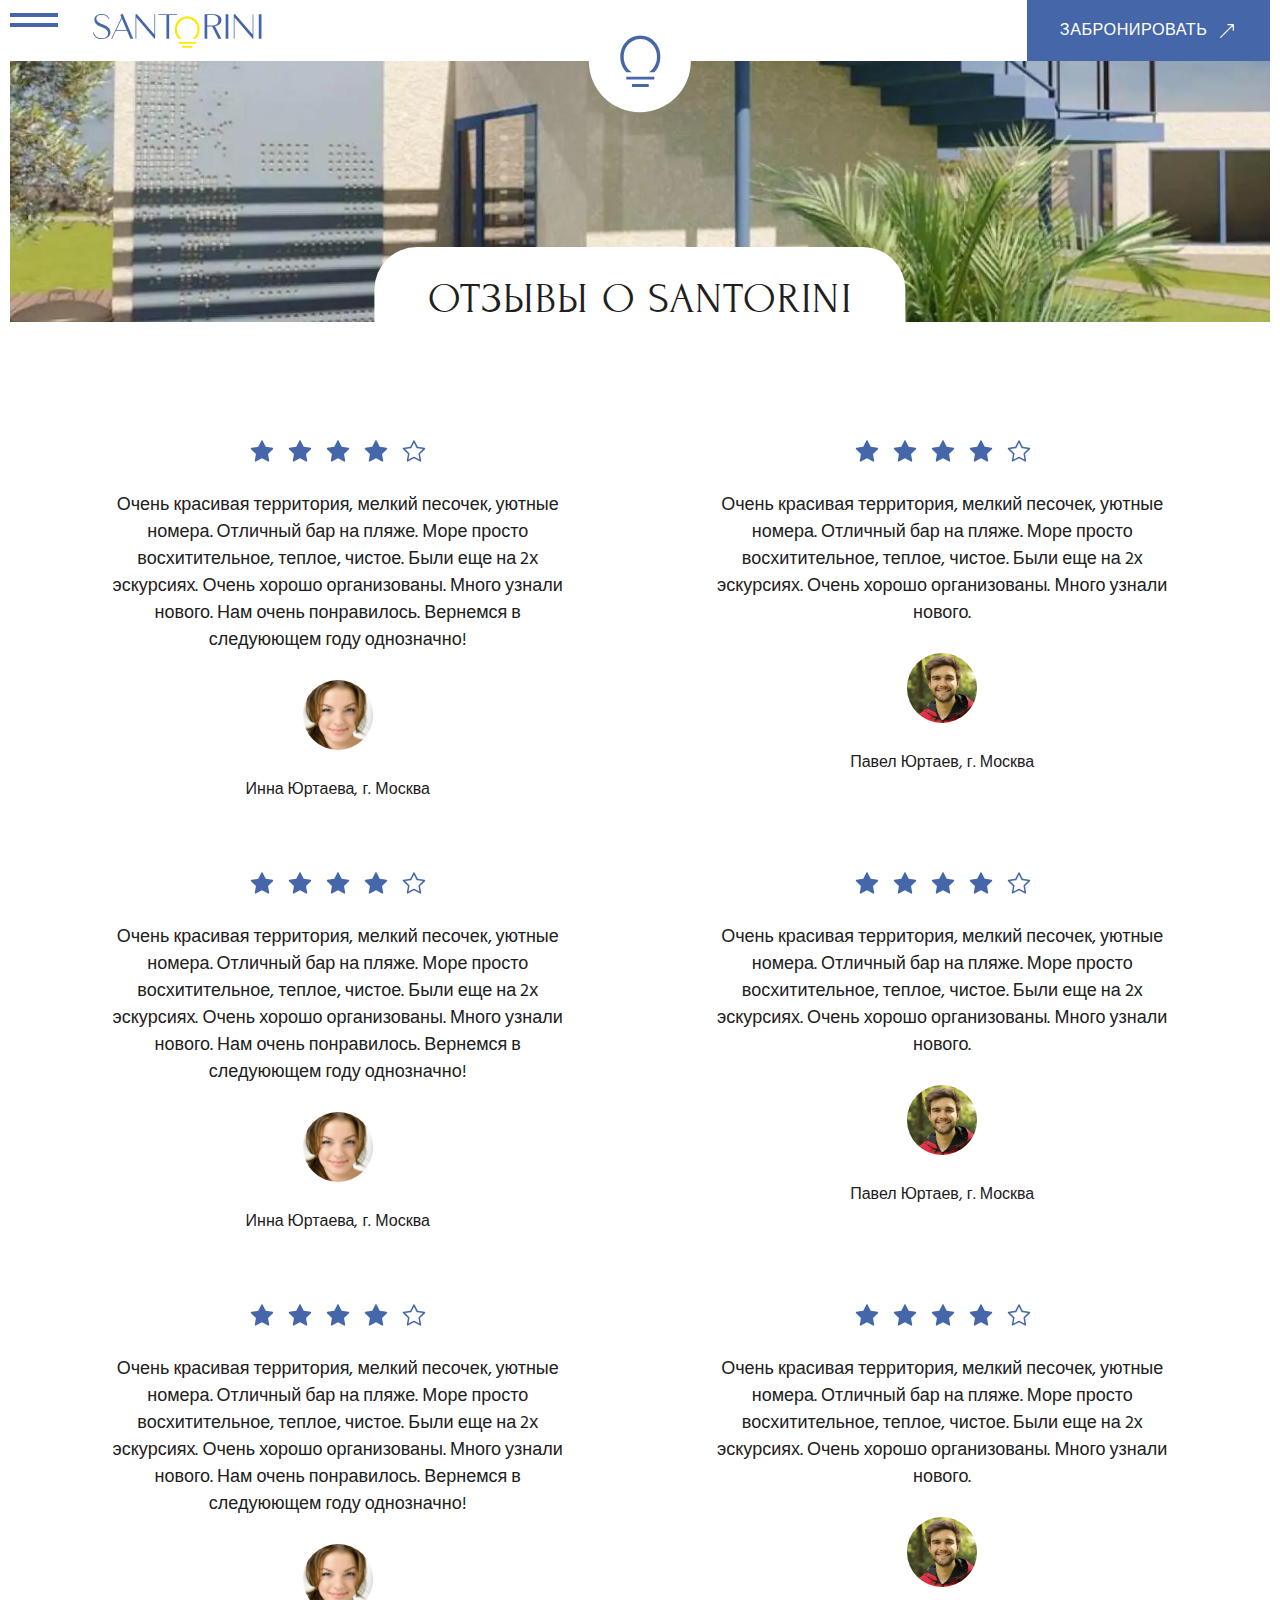
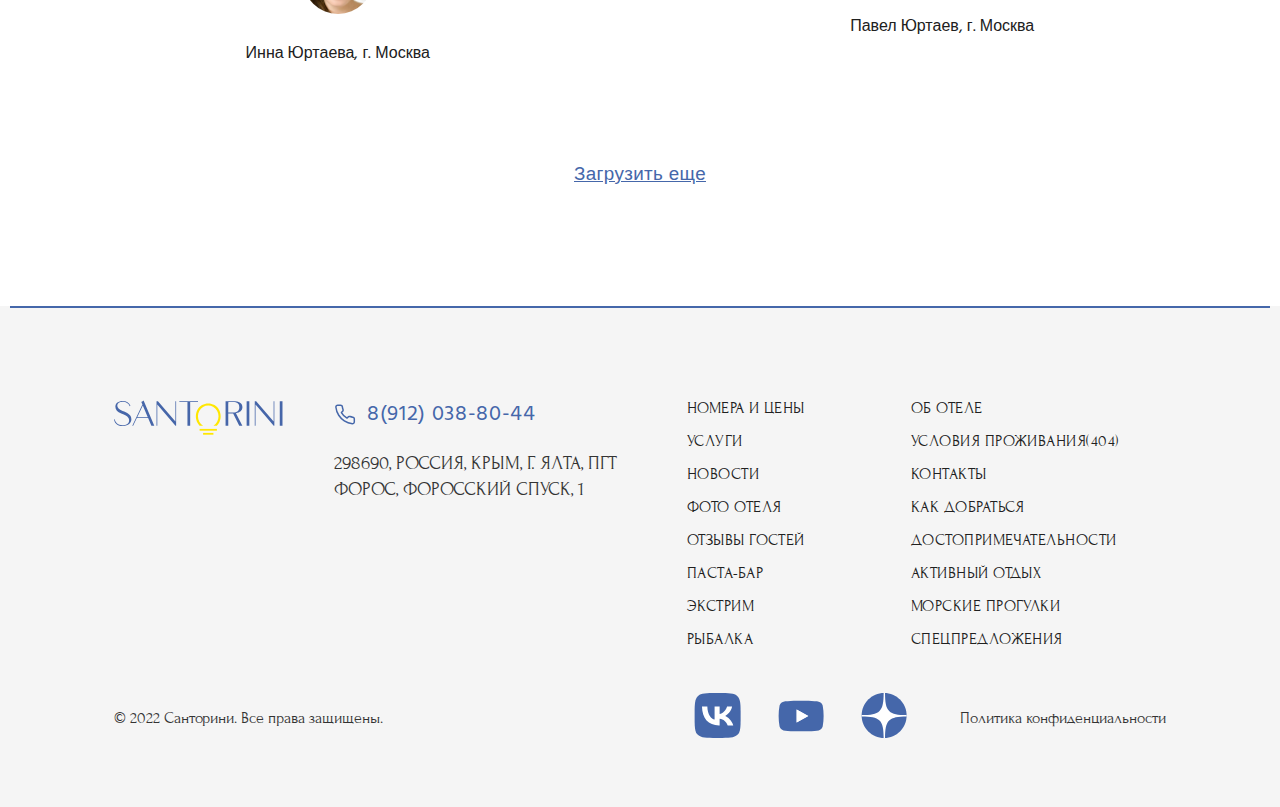
<file: comments.html>
<!DOCTYPE html>
<html lang="ru">
<head>
   <meta charset="UTF-8">
   <meta http-equiv="X-UA-Compatible" content="IE=edge">
   <meta name="viewport" content="width=device-width, initial-scale=1.0">
   <meta name="format-detection" content="telephone=no">
   <link rel="shortcut icon" href="img/favicon-1.svg" type="image/x-icon">
   <link rel="stylesheet" href="css/style.min.css?_v=20220907225359">
   <title>Отзывы</title>
</head>

<body>
   <header class="header">
   <nav class="header__menu menu spollers">
      <div class="container">
         <div class="menu__body">
            <div class="menu__content">
               <ul class="menu__list">
                  <li class="menu__link"><a href="rooms.html">Номера и цены</a></li>
                  <li class="menu__link">
                     <a href="404.html">Об отеле</a>
                     <span class="menu__link-mark mark" data-smpb="menu-about">
                        <svg width="18" height="10" viewBox="0 0 18 10" fill="none" xmlns="http://www.w3.org/2000/svg">
                           <path fill-rule="evenodd" clip-rule="evenodd" d="M1.08966 1.17295C0.747947 1.51466 0.747947 2.06868 1.08966 2.41039L8.38132 9.70206C8.72303 10.0438 9.27705 10.0438 9.61876 9.70206L16.9104 2.41039C17.2521 2.06868 17.2521 1.51466 16.9104 1.17295C16.5687 0.831245 16.0147 0.831245 15.673 1.17295L9.00004 7.8459L2.32709 1.17295C1.98538 0.831245 1.43136 0.831245 1.08966 1.17295Z" fill="#333333"/>
                        </svg>
                     </span>
                     <ul class="menu__sub-list" data-smpc="menu-about">
                        <li class="menu__sub-list-link"><a href="404.html">Услуги</a></li>
                        <li class="menu__sub-list-link"><a href="404.html">Условия проживания(404)</a></li>
                        <li class="menu__sub-list-link"><a href="news.html">Новости</a></li>
                        <li class="menu__sub-list-link"><a href="contact.html">Контакты</a></li>  
                     </ul>
                  </li>
                  <li class="menu__link menu__sub-list-link"><a href="404.html">Услуги</a></li>
                  <li class="menu__link menu__sub-list-link"><a href="404.html">Условия проживания(404)</a></li>
                  <li class="menu__link menu__sub-list-link"><a href="news.html">Новости</a></li>
                  <li class="menu__link menu__sub-list-link"><a href="contact.html">Контакты</a></li>
                  <li class="menu__link"><a href="page-gallery.html">Фото отеля</a></li>
                  <li class="menu__link"><a href="route.html">Как добраться</a></li>
                  <li class="menu__link"><a href="comments.html">Отзывы гостей</a></li>
                  <li class="menu__link"><a href="404.html">Достопримечательности</a></li>
                  <li class="menu__link"><a href="404.html">Паста бар</a></li>
                  <li class="menu__link ">
                     <a href="active-leisure.html">Активный отдых</a>
                     <span class="menu__link-mark mark" data-smpb="activ">
                        <svg width="18" height="10" viewBox="0 0 18 10" fill="none" xmlns="http://www.w3.org/2000/svg">
                           <path fill-rule="evenodd" clip-rule="evenodd" d="M1.08966 1.17295C0.747947 1.51466 0.747947 2.06868 1.08966 2.41039L8.38132 9.70206C8.72303 10.0438 9.27705 10.0438 9.61876 9.70206L16.9104 2.41039C17.2521 2.06868 17.2521 1.51466 16.9104 1.17295C16.5687 0.831245 16.0147 0.831245 15.673 1.17295L9.00004 7.8459L2.32709 1.17295C1.98538 0.831245 1.43136 0.831245 1.08966 1.17295Z" fill="#333333"/>
                        </svg>
                     </span>
                     <ul class="menu__sub-list" data-smpc="activ">
                        <li class="menu__sub-list-link"><a href="404.html">ЭКСТРИМ</a></li>
                        <li class="menu__sub-list-link"><a href="404.html">МОРСКИЕ ПРОГУЛКИ</a></li>
                        <li class="menu__sub-list-link"><a href="404.html">РЫБАЛКА</a></li>
                     </ul>
                  </li>
                  <li class="menu__link menu__sub-list-link"><a href="404.html">ЭКСТРИМ</a></li>
                  <li class="menu__link menu__sub-list-link"><a href="404.html">МОРСКИЕ ПРОГУЛКИ</a></li>
                  <li class="menu__link menu__sub-list-link"><a href="404.html">РЫБАЛКА</a></li>
                  <li class="menu__link"><a class="nav-link" href="index.html#offers">Спецпредложения</a></li>
                  <li><a href="booking.html" class="menu__button button">
                     <span>ЗАБРОНИРОВАТЬ</span>
                     <svg class="button__arrow arrow arrow--white" width="33" height="16" viewBox="0 0 33 16" fill="none" xmlns="http://www.w3.org/2000/svg">
                        <path d="M31.4277 6.97559C31.98 6.97559 32.4277 7.4233 32.4277 7.97559C32.4277 8.52787 31.98 8.97559 31.4277 8.97559V6.97559ZM1.02214 8.68269C0.631618 8.29217 0.631618 7.659 1.02214 7.26848L7.3861 0.904518C7.77663 0.513994 8.40979 0.513994 8.80032 0.904518C9.19084 1.29504 9.19084 1.92821 8.80032 2.31873L3.14346 7.97559L8.80032 13.6324C9.19084 14.023 9.19084 14.6561 8.80032 15.0467C8.40979 15.4372 7.77663 15.4372 7.3861 15.0467L1.02214 8.68269ZM31.4277 8.97559L1.72925 8.97559V6.97559L31.4277 6.97559V8.97559Z" fill="white"/>
                     </svg>
                  </a> </li>
               </ul>
            </div>
            <div class="menu__contacts contacts">
               <a href="tel:89120388044" class="contacts__phone">
                  <svg width="18" height="17" viewBox="0 0 18 17" fill="none" xmlns="http://www.w3.org/2000/svg">
                     <path d="M16.4434 12.4862V14.7362C16.4443 14.9451 16.4015 15.1518 16.3178 15.3432C16.2341 15.5346 16.1114 15.7064 15.9575 15.8476C15.8036 15.9888 15.6219 16.0963 15.424 16.1632C15.2261 16.2302 15.0165 16.255 14.8084 16.2362C12.5006 15.9854 10.2837 15.1968 8.33593 13.9337C6.5238 12.7822 4.98743 11.2458 3.83593 9.43372C2.56841 7.47712 1.77961 5.24946 1.53343 2.93122C1.51469 2.72382 1.53934 2.51479 1.60581 2.31743C1.67228 2.12008 1.77911 1.93873 1.91951 1.78493C2.0599 1.63113 2.23078 1.50825 2.42127 1.42411C2.61176 1.33997 2.81769 1.29641 3.02593 1.29622H5.27593C5.63991 1.29263 5.99278 1.42152 6.26875 1.65886C6.54473 1.89621 6.72499 2.2258 6.77593 2.58622C6.8709 3.30627 7.04702 4.01326 7.30093 4.69372C7.40184 4.96216 7.42368 5.2539 7.36386 5.53438C7.30404 5.81485 7.16508 6.0723 6.96343 6.27622L6.01093 7.22872C7.0786 9.10637 8.63327 10.661 10.5109 11.7287L11.4634 10.7762C11.6673 10.5746 11.9248 10.4356 12.2053 10.3758C12.4857 10.316 12.7775 10.3378 13.0459 10.4387C13.7264 10.6926 14.4334 10.8687 15.1534 10.9637C15.5178 11.0151 15.8505 11.1986 16.0883 11.4793C16.3262 11.7601 16.4526 12.1184 16.4434 12.4862Z" stroke="#4567AA" stroke-width="1.2" stroke-linecap="round" stroke-linejoin="round"/>
                  </svg>
                  <span>8(912) 038-80-44</span>
               </a>
               <span class="contacts__adress">
                  298690, Россия, Крым, г. Ялта, пгт Форос, Форосский спуск, 1
               </span>
            </div>
            <div class="menu__social social">
               <a href="#!" class="social__vk">
                  <svg width="47" height="46" viewBox="0 0 47 46" fill="none" xmlns="http://www.w3.org/2000/svg">
                     <g>
                     <path d="M0.624023 21.6166C0.624023 11.4342 0.624023 6.3431 3.85756 3.17985C7.09111 0.0166016 12.2954 0.0166016 22.704 0.0166016H24.544C34.9527 0.0166016 40.1569 0.0166016 43.3905 3.17985C46.624 6.3431 46.624 11.4342 46.624 21.6166V23.4166C46.624 33.599 46.624 38.6901 43.3905 41.8534C40.1569 45.0166 34.9527 45.0166 24.544 45.0166H22.704C12.2954 45.0166 7.09111 45.0166 3.85756 41.8534C0.624023 38.6901 0.624023 33.599 0.624023 23.4166V21.6166Z" fill="#4567AA"/>
                     <path d="M25.0212 32.4166C14.3341 32.4166 8.23837 25.322 7.98438 13.5166H13.3377C13.5136 22.1815 17.4601 25.8517 20.5862 26.6085V13.5166H25.6271V20.9896C28.7141 20.668 31.957 17.2625 33.0511 13.5166H38.0919C37.2518 18.1328 33.735 21.5382 31.2341 22.9382C33.735 24.0734 37.7404 27.0436 39.2644 32.4166H33.7154C32.5236 28.822 29.5542 26.0409 25.6271 25.6625V32.4166H25.0212Z" fill="white"/>
                     </g>
                     <defs>
                     <clipPath>
                     <rect width="46" height="45" fill="white" transform="translate(0.624023 0.0166016)"/>
                     </clipPath>
                     </defs>
                  </svg>
               </a>
               <a href="#!" class="social__youtube">
                  <svg width="46" height="46" viewBox="0 0 46 46" fill="none" xmlns="http://www.w3.org/2000/svg">
                     <g>
                     <path d="M44.6746 12.4939C44.4186 11.5697 43.9171 10.7271 43.2205 10.0503C42.5239 9.37357 41.6565 8.88644 40.7052 8.63768C37.2018 7.71655 23.124 7.71655 23.124 7.71655C23.124 7.71655 9.04621 7.71655 5.54283 8.63768C4.59151 8.88644 3.72414 9.37357 3.02752 10.0503C2.33089 10.7271 1.82946 11.5697 1.5734 12.4939C0.919236 15.9649 0.601791 19.4879 0.625233 23.0166C0.601791 26.5452 0.919236 30.0682 1.5734 33.5392C1.82946 34.4634 2.33089 35.306 3.02752 35.9828C3.72414 36.6595 4.59151 37.1467 5.54283 37.3954C9.04621 38.3165 23.124 38.3165 23.124 38.3165C23.124 38.3165 37.2018 38.3165 40.7052 37.3954C41.6565 37.1467 42.5239 36.6595 43.2205 35.9828C43.9171 35.306 44.4186 34.4634 44.6746 33.5392C45.3288 30.0682 45.6463 26.5452 45.6228 23.0166C45.6463 19.4879 45.3288 15.9649 44.6746 12.4939ZM18.6243 29.5737V16.4594L30.3076 23.0166L18.6243 29.5737Z" fill="#4567AA"/>
                     <path d="M18.624 29.5767V16.4564L30.324 23.0166L18.624 29.5767Z" fill="white"/>
                     </g>
                     <defs>
                     <clipPath>
                     <rect width="45" height="45" fill="white" transform="translate(0.624023 0.516602)"/>
                     </clipPath>
                     </defs>
                  </svg>
               </a>
               <a href="#!" class="social__zen">
                  <svg width="46" height="46" viewBox="0 0 46 46" fill="none" xmlns="http://www.w3.org/2000/svg">
                     <g>
                     <path d="M0.624023 22.5166C0.624023 10.0902 10.6976 0.0166016 23.124 0.0166016C35.5504 0.0166016 45.624 10.0902 45.624 22.5166C45.624 34.943 35.5504 45.0166 23.124 45.0166C10.6976 45.0166 0.624023 34.943 0.624023 22.5166Z" fill="#4567AA"/>
                     <path fill-rule="evenodd" clip-rule="evenodd" d="M22.6687 0.0166016C22.5624 9.27326 21.9571 14.4537 18.5091 17.9017C15.0611 21.3497 9.88068 21.955 0.624023 22.0613V23.4046C9.88068 23.5109 15.0611 24.1162 18.5091 27.5642C21.903 30.958 22.5427 36.0305 22.6633 45.0166H24.0174C24.138 36.0305 24.7777 30.958 28.1716 27.5642C31.5655 24.1703 36.6379 23.5305 45.624 23.41V22.0558C36.6379 21.9353 31.5655 21.2956 28.1716 17.9017C24.7236 14.4537 24.1183 9.27326 24.0121 0.0166016H22.6687Z" fill="white"/>
                     </g>
                     <defs>
                     <clipPath>
                     <rect width="45" height="45" fill="white" transform="translate(0.624023 0.0166016)"/>
                     </clipPath>
                     </defs>
                  </svg>
               </a>
            </div>
         </div>
      </div>
   </nav>
   <div class="container">
      <div class="header__body">
         <div class="header__burger menu-burger"></div>
         <a href="index.html" class="header__logo main-logo">
            <img src="img/Logo.svg" alt="logo">
         </a>
         <a href="booking.html" class="header__button button">
            <span>ЗАБРОНИРОВАТЬ</span>
            <svg class="button__arrow arrow arrow--white" width="33" height="16" viewBox="0 0 33 16" fill="none" xmlns="http://www.w3.org/2000/svg">
               <path d="M31.4277 6.97559C31.98 6.97559 32.4277 7.4233 32.4277 7.97559C32.4277 8.52787 31.98 8.97559 31.4277 8.97559V6.97559ZM1.02214 8.68269C0.631618 8.29217 0.631618 7.659 1.02214 7.26848L7.3861 0.904518C7.77663 0.513994 8.40979 0.513994 8.80032 0.904518C9.19084 1.29504 9.19084 1.92821 8.80032 2.31873L3.14346 7.97559L8.80032 13.6324C9.19084 14.023 9.19084 14.6561 8.80032 15.0467C8.40979 15.4372 7.77663 15.4372 7.3861 15.0467L1.02214 8.68269ZM31.4277 8.97559L1.72925 8.97559V6.97559L31.4277 6.97559V8.97559Z" fill="white"/>
            </svg>
         </a>
         <div class="header__decor">
            <img src="img/Logo-round.svg" alt="decor">
         </div>
      </div> 
   </div>
</header>
    
   <main class="comments">
      <div class="container">
         <section class="comments__header header-block">
            <div class="header-block__bg">
               <picture><source srcset="img/comments/bg.webp" type="image/webp"><img src="img/comments/bg.jpg" alt="picture"></picture>
            </div>
            <div class="header-block__label">
               <h1 class="header-block__title section-title">отзывы о santorini</h1>
            </div>
         </section>
         <section class="comments__body">
            <div class="comments__content">
               <article class="comments__item comment">
                  <div class="comment__star-rating">
                     <img src="img/comments/stars.svg" alt="stars">
                  </div>
                  <div class="comment__text">
                     Очень красивая территория, мелкий песочек, уютные номера. Отличный бар на пляже. Море просто восхитительное, теплое, чистое. Были еще на 2х эскурсиях. Очень хорошо организованы. Много узнали нового. Нам очень понравилось. Вернемся в следуюющем году однозначно!
                  </div>
                  <div class="comment__foto">
                     <picture><source srcset="img/comments/foto-1.webp" type="image/webp"><img src="img/comments/foto-1.jpg" alt="foto"></picture>
                  </div>
                  <div class="comment__name">Инна Юртаева, г. Москва</div>
               </article>
               <article class="comments__item comment">
                  <div class="comment__star-rating">
                     <img src="img/comments/stars.svg" alt="stars">
                  </div>
                  <div class="comment__text">
                     Очень красивая территория, мелкий песочек, уютные номера. Отличный бар на пляже. Море просто восхитительное, теплое, чистое. Были еще на 2х эскурсиях. Очень хорошо организованы. Много узнали нового.
                  </div>
                  <div class="comment__foto">
                     <picture><source srcset="img/comments/foto-2.webp" type="image/webp"><img src="img/comments/foto-2.jpg" alt="foto"></picture>
                  </div>
                  <div class="comment__name">Павел Юртаев, г. Москва</div>
               </article>
               <article class="comments__item comment">
                  <div class="comment__star-rating">
                     <img src="img/comments/stars.svg" alt="stars">
                  </div>
                  <div class="comment__text">
                     Очень красивая территория, мелкий песочек, уютные номера. Отличный бар на пляже. Море просто восхитительное, теплое, чистое. Были еще на 2х эскурсиях. Очень хорошо организованы. Много узнали нового. Нам очень понравилось. Вернемся в следуюющем году однозначно!
                  </div>
                  <div class="comment__foto">
                     <picture><source srcset="img/comments/foto-1.webp" type="image/webp"><img src="img/comments/foto-1.jpg" alt="foto"></picture>
                  </div>
                  <div class="comment__name">Инна Юртаева, г. Москва</div>
               </article>
               <article class="comments__item comment">
                  <div class="comment__star-rating">
                     <img src="img/comments/stars.svg" alt="stars">
                  </div>
                  <div class="comment__text">
                     Очень красивая территория, мелкий песочек, уютные номера. Отличный бар на пляже. Море просто восхитительное, теплое, чистое. Были еще на 2х эскурсиях. Очень хорошо организованы. Много узнали нового.
                  </div>
                  <div class="comment__foto">
                     <picture><source srcset="img/comments/foto-2.webp" type="image/webp"><img src="img/comments/foto-2.jpg" alt="foto"></picture>
                  </div>
                  <div class="comment__name">Павел Юртаев, г. Москва</div>
               </article>
               <article class="comments__item comment">
                  <div class="comment__star-rating">
                     <img src="img/comments/stars.svg" alt="stars">
                  </div>
                  <div class="comment__text">
                     Очень красивая территория, мелкий песочек, уютные номера. Отличный бар на пляже. Море просто восхитительное, теплое, чистое. Были еще на 2х эскурсиях. Очень хорошо организованы. Много узнали нового. Нам очень понравилось. Вернемся в следуюющем году однозначно!
                  </div>
                  <div class="comment__foto">
                     <picture><source srcset="img/comments/foto-1.webp" type="image/webp"><img src="img/comments/foto-1.jpg" alt="foto"></picture>
                  </div>
                  <div class="comment__name">Инна Юртаева, г. Москва</div>
               </article>
               <article class="comments__item comment">
                  <div class="comment__star-rating">
                     <img src="img/comments/stars.svg" alt="stars">
                  </div>
                  <div class="comment__text">
                     Очень красивая территория, мелкий песочек, уютные номера. Отличный бар на пляже. Море просто восхитительное, теплое, чистое. Были еще на 2х эскурсиях. Очень хорошо организованы. Много узнали нового.
                  </div>
                  <div class="comment__foto">
                     <picture><source srcset="img/comments/foto-2.webp" type="image/webp"><img src="img/comments/foto-2.jpg" alt="foto"></picture>
                  </div>
                  <div class="comment__name">Павел Юртаев, г. Москва</div>
               </article>
               <article class="comments__item comment hidden">
                  <div class="comment__star-rating">
                     <img src="img/comments/stars.svg" alt="stars">
                  </div>
                  <div class="comment__text">
                     Очень красивая территория, мелкий песочек, уютные номера. Отличный бар на пляже. Море просто восхитительное, теплое, чистое. Были еще на 2х эскурсиях. Очень хорошо организованы. Много узнали нового. Нам очень понравилось. Вернемся в следуюющем году однозначно!
                  </div>
                  <div class="comment__foto">
                     <picture><source srcset="img/comments/foto-1.webp" type="image/webp"><img src="img/comments/foto-1.jpg" alt="foto"></picture>
                  </div>
                  <div class="comment__name">Инна Юртаева, г. Москва</div>
               </article>
               <article class="comments__item comment hidden">
                  <div class="comment__star-rating">
                     <img src="img/comments/stars.svg" alt="stars">
                  </div>
                  <div class="comment__text">
                     Очень красивая территория, мелкий песочек, уютные номера. Отличный бар на пляже. Море просто восхитительное, теплое, чистое. Были еще на 2х эскурсиях. Очень хорошо организованы. Много узнали нового.
                  </div>
                  <div class="comment__foto">
                     <picture><source srcset="img/comments/foto-2.webp" type="image/webp"><img src="img/comments/foto-2.jpg" alt="foto"></picture>
                  </div>
                  <div class="comment__name">Павел Юртаев, г. Москва</div>
               </article>
               <article class="comments__item comment hidden">
                  <div class="comment__star-rating">
                     <img src="img/comments/stars.svg" alt="stars">
                  </div>
                  <div class="comment__text">
                     Очень красивая территория, мелкий песочек, уютные номера. Отличный бар на пляже. Море просто восхитительное, теплое, чистое. Были еще на 2х эскурсиях. Очень хорошо организованы. Много узнали нового. Нам очень понравилось. Вернемся в следуюющем году однозначно!
                  </div>
                  <div class="comment__foto">
                     <picture><source srcset="img/comments/foto-1.webp" type="image/webp"><img src="img/comments/foto-1.jpg" alt="foto"></picture>
                  </div>
                  <div class="comment__name">Инна Юртаева, г. Москва</div>
               </article>
               <article class="comments__item comment hidden">
                  <div class="comment__star-rating">
                     <img src="img/comments/stars.svg" alt="stars">
                  </div>
                  <div class="comment__text">
                     Очень красивая территория, мелкий песочек, уютные номера. Отличный бар на пляже. Море просто восхитительное, теплое, чистое. Были еще на 2х эскурсиях. Очень хорошо организованы. Много узнали нового.
                  </div>
                  <div class="comment__foto">
                     <picture><source srcset="img/comments/foto-2.webp" type="image/webp"><img src="img/comments/foto-2.jpg" alt="foto"></picture>
                  </div>
                  <div class="comment__name">Павел Юртаев, г. Москва</div>
               </article>
               <article class="comments__item comment hidden">
                  <div class="comment__star-rating">
                     <img src="img/comments/stars.svg" alt="stars">
                  </div>
                  <div class="comment__text">
                     Очень красивая территория, мелкий песочек, уютные номера. Отличный бар на пляже. Море просто восхитительное, теплое, чистое. Были еще на 2х эскурсиях. Очень хорошо организованы. Много узнали нового. Нам очень понравилось. Вернемся в следуюющем году однозначно!
                  </div>
                  <div class="comment__foto">
                     <picture><source srcset="img/comments/foto-1.webp" type="image/webp"><img src="img/comments/foto-1.jpg" alt="foto"></picture>
                  </div>
                  <div class="comment__name">Инна Юртаева, г. Москва</div>
               </article>
               <article class="comments__item comment hidden">
                  <div class="comment__star-rating">
                     <img src="img/comments/stars.svg" alt="stars">
                  </div>
                  <div class="comment__text">
                     Очень красивая территория, мелкий песочек, уютные номера. Отличный бар на пляже. Море просто восхитительное, теплое, чистое. Были еще на 2х эскурсиях. Очень хорошо организованы. Много узнали нового.
                  </div>
                  <div class="comment__foto">
                     <picture><source srcset="img/comments/foto-2.webp" type="image/webp"><img src="img/comments/foto-2.jpg" alt="foto"></picture>
                  </div>
                  <div class="comment__name">Павел Юртаев, г. Москва</div>
               </article>
               <article class="comments__item comment hidden">
                  <div class="comment__star-rating">
                     <img src="img/comments/stars.svg" alt="stars">
                  </div>
                  <div class="comment__text">
                     Очень красивая территория, мелкий песочек, уютные номера. Отличный бар на пляже. Море просто восхитительное, теплое, чистое. Были еще на 2х эскурсиях. Очень хорошо организованы. Много узнали нового. Нам очень понравилось. Вернемся в следуюющем году однозначно!
                  </div>
                  <div class="comment__foto">
                     <picture><source srcset="img/comments/foto-1.webp" type="image/webp"><img src="img/comments/foto-1.jpg" alt="foto"></picture>
                  </div>
                  <div class="comment__name">Инна Юртаева, г. Москва</div>
               </article>
               <article class="comments__item comment hidden">
                  <div class="comment__star-rating">
                     <img src="img/comments/stars.svg" alt="stars">
                  </div>
                  <div class="comment__text">
                     Очень красивая территория, мелкий песочек, уютные номера. Отличный бар на пляже. Море просто восхитительное, теплое, чистое. Были еще на 2х эскурсиях. Очень хорошо организованы. Много узнали нового.
                  </div>
                  <div class="comment__foto">
                     <picture><source srcset="img/comments/foto-2.webp" type="image/webp"><img src="img/comments/foto-2.jpg" alt="foto"></picture>
                  </div>
                  <div class="comment__name">Павел Юртаев, г. Москва</div>
               </article>
               <article class="comments__item comment hidden">
                  <div class="comment__star-rating">
                     <img src="img/comments/stars.svg" alt="stars">
                  </div>
                  <div class="comment__text">
                     Очень красивая территория, мелкий песочек, уютные номера. Отличный бар на пляже. Море просто восхитительное, теплое, чистое. Были еще на 2х эскурсиях. Очень хорошо организованы. Много узнали нового. Нам очень понравилось. Вернемся в следуюющем году однозначно!
                  </div>
                  <div class="comment__foto">
                     <picture><source srcset="img/comments/foto-1.webp" type="image/webp"><img src="img/comments/foto-1.jpg" alt="foto"></picture>
                  </div>
                  <div class="comment__name">Инна Юртаева, г. Москва</div>
               </article>
               <article class="comments__item comment hidden">
                  <div class="comment__star-rating">
                     <img src="img/comments/stars.svg" alt="stars">
                  </div>
                  <div class="comment__text">
                     Очень красивая территория, мелкий песочек, уютные номера. Отличный бар на пляже. Море просто восхитительное, теплое, чистое. Были еще на 2х эскурсиях. Очень хорошо организованы. Много узнали нового.
                  </div>
                  <div class="comment__foto">
                     <picture><source srcset="img/comments/foto-2.webp" type="image/webp"><img src="img/comments/foto-2.jpg" alt="foto"></picture>
                  </div>
                  <div class="comment__name">Павел Юртаев, г. Москва</div>
               </article>
            </div>
            <a href="#!" class="comments__show-more">Загрузить еще</a>
         </section>
      </div>
   </main>
   <footer class="footer">
   <div class="container">
      <div class="footer__body">
         <div class="footer__content">
            <div class="footer__column">
               <a href="#!" class="footer__logo main-logo">
                  <img src="img/Logo.svg" alt="logo">
               </a>
               <div class="footer__contacts contacts">
                  <a href="tel:89120388044" class="contacts__phone">
                     <svg width="18" height="17" viewBox="0 0 18 17" fill="none" xmlns="http://www.w3.org/2000/svg">
                        <path d="M16.4434 12.4862V14.7362C16.4443 14.9451 16.4015 15.1518 16.3178 15.3432C16.2341 15.5346 16.1114 15.7064 15.9575 15.8476C15.8036 15.9888 15.6219 16.0963 15.424 16.1632C15.2261 16.2302 15.0165 16.255 14.8084 16.2362C12.5006 15.9854 10.2837 15.1968 8.33593 13.9337C6.5238 12.7822 4.98743 11.2458 3.83593 9.43372C2.56841 7.47712 1.77961 5.24946 1.53343 2.93122C1.51469 2.72382 1.53934 2.51479 1.60581 2.31743C1.67228 2.12008 1.77911 1.93873 1.91951 1.78493C2.0599 1.63113 2.23078 1.50825 2.42127 1.42411C2.61176 1.33997 2.81769 1.29641 3.02593 1.29622H5.27593C5.63991 1.29263 5.99278 1.42152 6.26875 1.65886C6.54473 1.89621 6.72499 2.2258 6.77593 2.58622C6.8709 3.30627 7.04702 4.01326 7.30093 4.69372C7.40184 4.96216 7.42368 5.2539 7.36386 5.53438C7.30404 5.81485 7.16508 6.0723 6.96343 6.27622L6.01093 7.22872C7.0786 9.10637 8.63327 10.661 10.5109 11.7287L11.4634 10.7762C11.6673 10.5746 11.9248 10.4356 12.2053 10.3758C12.4857 10.316 12.7775 10.3378 13.0459 10.4387C13.7264 10.6926 14.4334 10.8687 15.1534 10.9637C15.5178 11.0151 15.8505 11.1986 16.0883 11.4793C16.3262 11.7601 16.4526 12.1184 16.4434 12.4862Z" stroke="#4567AA" stroke-width="1.2" stroke-linecap="round" stroke-linejoin="round"/>
                     </svg>
                     <span>8(912) 038-80-44</span>
                  </a>
                  <span class="contacts__adress">
                     298690, Россия, Крым, г. Ялта, пгт Форос, Форосский спуск, 1
                  </span>
                  <div class="footer__open">
                     <div class="footer__burger menu-burger"></div>
                     <span>открыть меню</span>
                  </div>
               </div>
            </div>
            <nav class="footer__nav">
               <ul class="footer__list">
                  <li class="footer__link"><a href="rooms.html">Номера и цены</a></li>
                  <li class="footer__link"><a href="404.html">Об отеле</a></li>
                  <li class="footer__link"><a href="404.html">Услуги</a></li>
                  <li class="footer__link"><a href="404.html">Условия проживания(404)</a></li>
                  <li class="footer__link"><a href="news.html">Новости</a></li>
                  <li class="footer__link"><a href="contact.html">Контакты</a></li>
                  <li class="footer__link"><a href="page-gallery.html">Фото отеля</a></li>
                  <li class="footer__link"><a href="route.html">Как добраться</a></li>
                  <li class="footer__link"><a href="comments.html">Отзывы гостей</a></li>
                  <li class="footer__link"><a href="404.html">Достопримечательности</a></li>
                  <li class="footer__link"><a href="404.html">паста-бар</a></li>
                  <li class="footer__link"><a href="active-leisure.html">Активный отдых</a></li>
                  <li class="footer__link"><a href="404.html">эКСТРИМ</a></li>
                  <li class="footer__link"><a href="404.html">МОРСКИЕ ПРОГУЛКИ</a></li>
                  <li class="footer__link"><a href="404.html">рЫБАЛКА</a></li>
                  <li class="footer__link"><a class="nav-link" href="index.html#offers">Спецпредложения</a></li>
               </ul>
            </nav>
            <div class="footer__footer">
               <span>© 2022 Cанторини. Все права защищены.</span>
               <div class="footer__social social">
                  <a href="#!" class="social__vk">
                     <svg width="47" height="46" viewBox="0 0 47 46" fill="none" xmlns="http://www.w3.org/2000/svg">
                        <path d="M0.624023 21.6166C0.624023 11.4342 0.624023 6.3431 3.85756 3.17985C7.09111 0.0166016 12.2954 0.0166016 22.704 0.0166016H24.544C34.9527 0.0166016 40.1569 0.0166016 43.3905 3.17985C46.624 6.3431 46.624 11.4342 46.624 21.6166V23.4166C46.624 33.599 46.624 38.6901 43.3905 41.8534C40.1569 45.0166 34.9527 45.0166 24.544 45.0166H22.704C12.2954 45.0166 7.09111 45.0166 3.85756 41.8534C0.624023 38.6901 0.624023 33.599 0.624023 23.4166V21.6166Z" fill="#4567AA"/>
                        <path d="M25.0212 32.4166C14.3341 32.4166 8.23837 25.322 7.98438 13.5166H13.3377C13.5136 22.1815 17.4601 25.8517 20.5862 26.6085V13.5166H25.6271V20.9896C28.7141 20.668 31.957 17.2625 33.0511 13.5166H38.0919C37.2518 18.1328 33.735 21.5382 31.2341 22.9382C33.735 24.0734 37.7404 27.0436 39.2644 32.4166H33.7154C32.5236 28.822 29.5542 26.0409 25.6271 25.6625V32.4166H25.0212Z" fill="white"/>
                        <defs>
                        <clipPath>
                        <rect width="46" height="45" fill="white" transform="translate(0.624023 0.0166016)"/>
                        </clipPath>
                        </defs>
                     </svg>
                  </a>
                  <a href="#!" class="social__youtube">
                     <svg width="46" height="46" viewBox="0 0 46 46" fill="none" xmlns="http://www.w3.org/2000/svg">
                        <path d="M44.6746 12.4939C44.4186 11.5697 43.9171 10.7271 43.2205 10.0503C42.5239 9.37357 41.6565 8.88644 40.7052 8.63768C37.2018 7.71655 23.124 7.71655 23.124 7.71655C23.124 7.71655 9.04621 7.71655 5.54283 8.63768C4.59151 8.88644 3.72414 9.37357 3.02752 10.0503C2.33089 10.7271 1.82946 11.5697 1.5734 12.4939C0.919236 15.9649 0.601791 19.4879 0.625233 23.0166C0.601791 26.5452 0.919236 30.0682 1.5734 33.5392C1.82946 34.4634 2.33089 35.306 3.02752 35.9828C3.72414 36.6595 4.59151 37.1467 5.54283 37.3954C9.04621 38.3165 23.124 38.3165 23.124 38.3165C23.124 38.3165 37.2018 38.3165 40.7052 37.3954C41.6565 37.1467 42.5239 36.6595 43.2205 35.9828C43.9171 35.306 44.4186 34.4634 44.6746 33.5392C45.3288 30.0682 45.6463 26.5452 45.6228 23.0166C45.6463 19.4879 45.3288 15.9649 44.6746 12.4939ZM18.6243 29.5737V16.4594L30.3076 23.0166L18.6243 29.5737Z" fill="#4567AA"/>
                        <path d="M18.624 29.5767V16.4564L30.324 23.0166L18.624 29.5767Z" fill="white"/>
                        <defs>
                        <clipPath>
                        <rect width="45" height="45" fill="white" transform="translate(0.624023 0.516602)"/>
                        </clipPath>
                        </defs>
                     </svg>
                  </a>
                  <a href="#!" class="social__zen">
                     <svg width="46" height="46" viewBox="0 0 46 46" fill="none" xmlns="http://www.w3.org/2000/svg">
                        <path d="M0.624023 22.5166C0.624023 10.0902 10.6976 0.0166016 23.124 0.0166016C35.5504 0.0166016 45.624 10.0902 45.624 22.5166C45.624 34.943 35.5504 45.0166 23.124 45.0166C10.6976 45.0166 0.624023 34.943 0.624023 22.5166Z" fill="#4567AA"/>
                        <path fill-rule="evenodd" clip-rule="evenodd" d="M22.6687 0.0166016C22.5624 9.27326 21.9571 14.4537 18.5091 17.9017C15.0611 21.3497 9.88068 21.955 0.624023 22.0613V23.4046C9.88068 23.5109 15.0611 24.1162 18.5091 27.5642C21.903 30.958 22.5427 36.0305 22.6633 45.0166H24.0174C24.138 36.0305 24.7777 30.958 28.1716 27.5642C31.5655 24.1703 36.6379 23.5305 45.624 23.41V22.0558C36.6379 21.9353 31.5655 21.2956 28.1716 17.9017C24.7236 14.4537 24.1183 9.27326 24.0121 0.0166016H22.6687Z" fill="white"/>
                        <defs>
                        <clipPath>
                        <rect width="45" height="45" fill="white" transform="translate(0.624023 0.0166016)"/>
                        </clipPath>
                        </defs>
                     </svg>
                  </a>
               </div>
               <span>Политика конфиденциальности</span>
            </div>
         </div>
      </div>
   </div>
</footer>
   
   <script src="js/index.min.js?_v=20220907225359"></script>
</body>
</html>
</file>
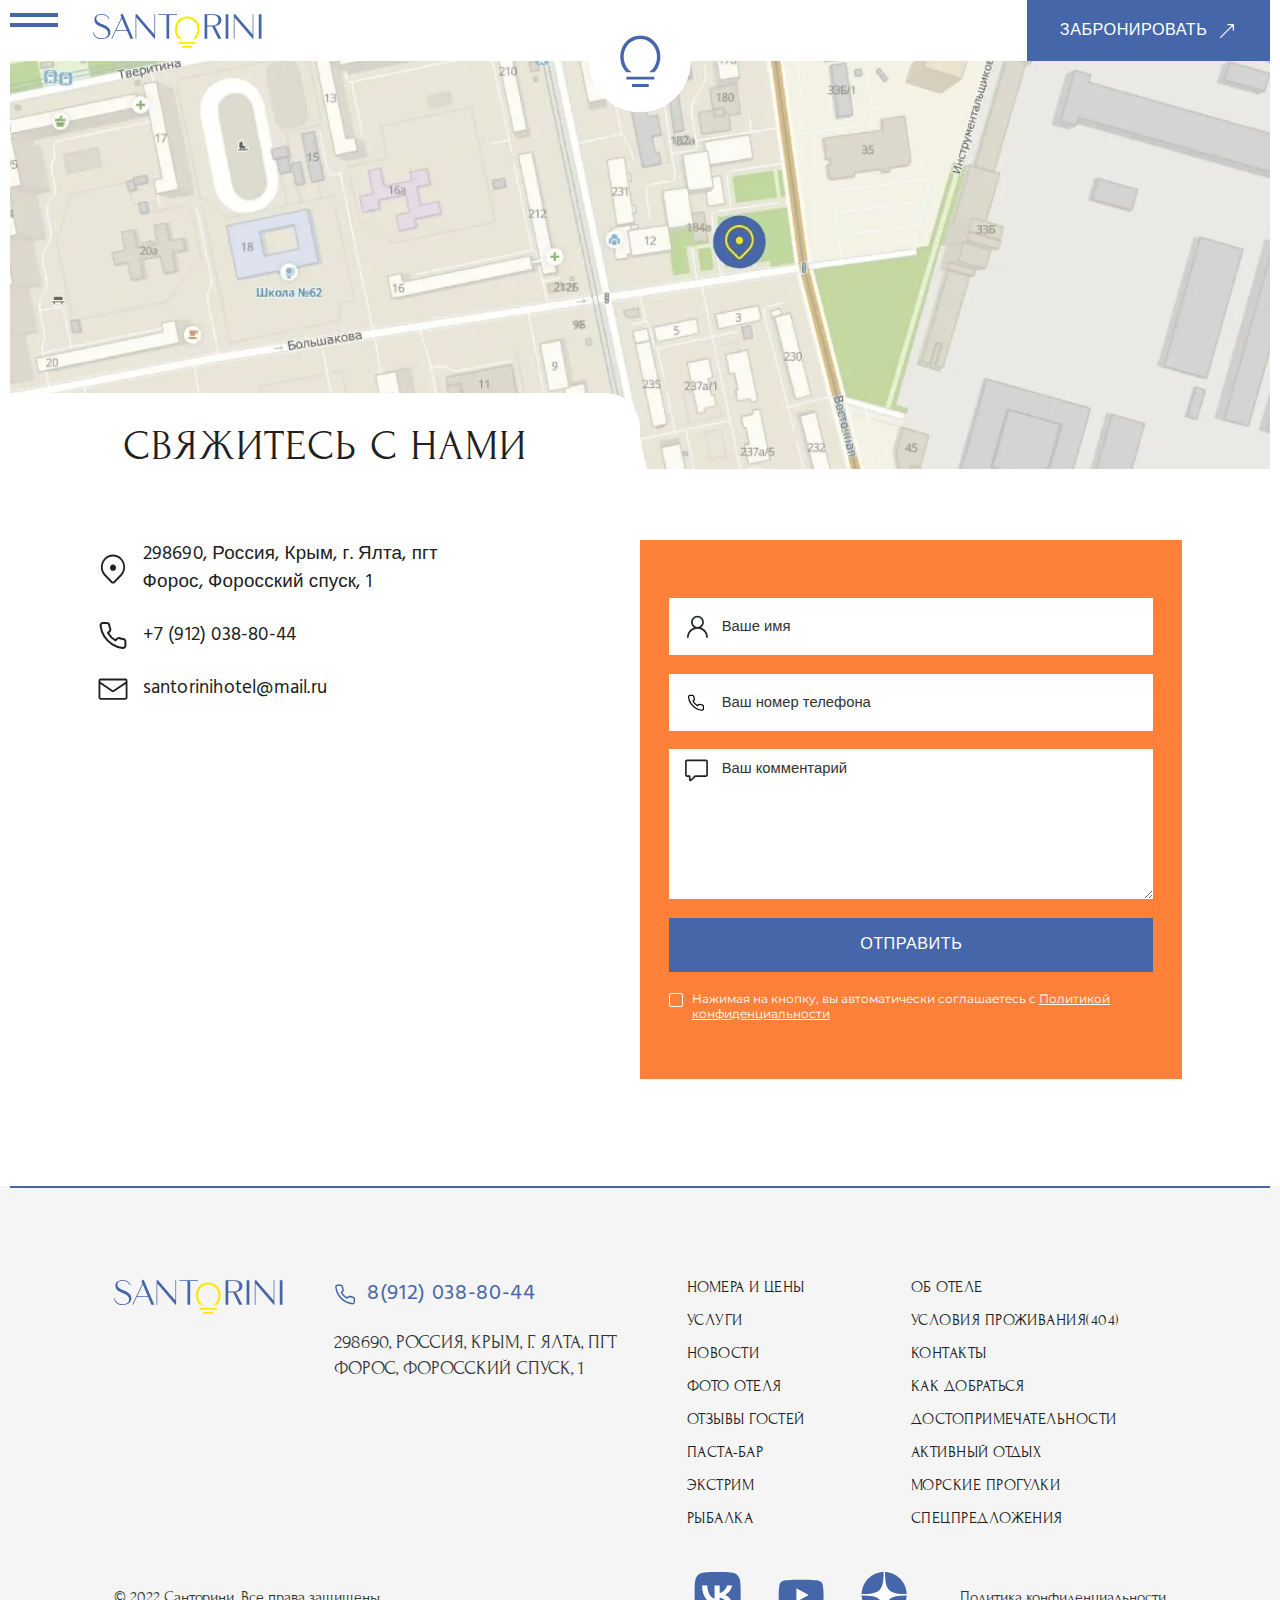
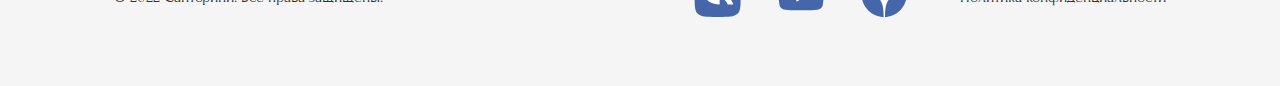
<file: contact.html>
<!DOCTYPE html>
<html lang="ru">
<head>
   <meta charset="UTF-8">
   <meta http-equiv="X-UA-Compatible" content="IE=edge">
   <meta name="viewport" content="width=device-width, initial-scale=1.0">
   <meta name="format-detection" content="telephone=no">
   <link rel="shortcut icon" href="img/favicon-1.svg" type="image/x-icon">
   <link rel="stylesheet" href="css/style.min.css?_v=20220907225359">
   <title>Контакты</title>
</head>

<body>
   <header class="header">
   <nav class="header__menu menu spollers">
      <div class="container">
         <div class="menu__body">
            <div class="menu__content">
               <ul class="menu__list">
                  <li class="menu__link"><a href="rooms.html">Номера и цены</a></li>
                  <li class="menu__link">
                     <a href="404.html">Об отеле</a>
                     <span class="menu__link-mark mark" data-smpb="menu-about">
                        <svg width="18" height="10" viewBox="0 0 18 10" fill="none" xmlns="http://www.w3.org/2000/svg">
                           <path fill-rule="evenodd" clip-rule="evenodd" d="M1.08966 1.17295C0.747947 1.51466 0.747947 2.06868 1.08966 2.41039L8.38132 9.70206C8.72303 10.0438 9.27705 10.0438 9.61876 9.70206L16.9104 2.41039C17.2521 2.06868 17.2521 1.51466 16.9104 1.17295C16.5687 0.831245 16.0147 0.831245 15.673 1.17295L9.00004 7.8459L2.32709 1.17295C1.98538 0.831245 1.43136 0.831245 1.08966 1.17295Z" fill="#333333"/>
                        </svg>
                     </span>
                     <ul class="menu__sub-list" data-smpc="menu-about">
                        <li class="menu__sub-list-link"><a href="404.html">Услуги</a></li>
                        <li class="menu__sub-list-link"><a href="404.html">Условия проживания(404)</a></li>
                        <li class="menu__sub-list-link"><a href="news.html">Новости</a></li>
                        <li class="menu__sub-list-link"><a href="contact.html">Контакты</a></li>  
                     </ul>
                  </li>
                  <li class="menu__link menu__sub-list-link"><a href="404.html">Услуги</a></li>
                  <li class="menu__link menu__sub-list-link"><a href="404.html">Условия проживания(404)</a></li>
                  <li class="menu__link menu__sub-list-link"><a href="news.html">Новости</a></li>
                  <li class="menu__link menu__sub-list-link"><a href="contact.html">Контакты</a></li>
                  <li class="menu__link"><a href="page-gallery.html">Фото отеля</a></li>
                  <li class="menu__link"><a href="route.html">Как добраться</a></li>
                  <li class="menu__link"><a href="comments.html">Отзывы гостей</a></li>
                  <li class="menu__link"><a href="404.html">Достопримечательности</a></li>
                  <li class="menu__link"><a href="404.html">Паста бар</a></li>
                  <li class="menu__link ">
                     <a href="active-leisure.html">Активный отдых</a>
                     <span class="menu__link-mark mark" data-smpb="activ">
                        <svg width="18" height="10" viewBox="0 0 18 10" fill="none" xmlns="http://www.w3.org/2000/svg">
                           <path fill-rule="evenodd" clip-rule="evenodd" d="M1.08966 1.17295C0.747947 1.51466 0.747947 2.06868 1.08966 2.41039L8.38132 9.70206C8.72303 10.0438 9.27705 10.0438 9.61876 9.70206L16.9104 2.41039C17.2521 2.06868 17.2521 1.51466 16.9104 1.17295C16.5687 0.831245 16.0147 0.831245 15.673 1.17295L9.00004 7.8459L2.32709 1.17295C1.98538 0.831245 1.43136 0.831245 1.08966 1.17295Z" fill="#333333"/>
                        </svg>
                     </span>
                     <ul class="menu__sub-list" data-smpc="activ">
                        <li class="menu__sub-list-link"><a href="404.html">ЭКСТРИМ</a></li>
                        <li class="menu__sub-list-link"><a href="404.html">МОРСКИЕ ПРОГУЛКИ</a></li>
                        <li class="menu__sub-list-link"><a href="404.html">РЫБАЛКА</a></li>
                     </ul>
                  </li>
                  <li class="menu__link menu__sub-list-link"><a href="404.html">ЭКСТРИМ</a></li>
                  <li class="menu__link menu__sub-list-link"><a href="404.html">МОРСКИЕ ПРОГУЛКИ</a></li>
                  <li class="menu__link menu__sub-list-link"><a href="404.html">РЫБАЛКА</a></li>
                  <li class="menu__link"><a class="nav-link" href="index.html#offers">Спецпредложения</a></li>
                  <li><a href="booking.html" class="menu__button button">
                     <span>ЗАБРОНИРОВАТЬ</span>
                     <svg class="button__arrow arrow arrow--white" width="33" height="16" viewBox="0 0 33 16" fill="none" xmlns="http://www.w3.org/2000/svg">
                        <path d="M31.4277 6.97559C31.98 6.97559 32.4277 7.4233 32.4277 7.97559C32.4277 8.52787 31.98 8.97559 31.4277 8.97559V6.97559ZM1.02214 8.68269C0.631618 8.29217 0.631618 7.659 1.02214 7.26848L7.3861 0.904518C7.77663 0.513994 8.40979 0.513994 8.80032 0.904518C9.19084 1.29504 9.19084 1.92821 8.80032 2.31873L3.14346 7.97559L8.80032 13.6324C9.19084 14.023 9.19084 14.6561 8.80032 15.0467C8.40979 15.4372 7.77663 15.4372 7.3861 15.0467L1.02214 8.68269ZM31.4277 8.97559L1.72925 8.97559V6.97559L31.4277 6.97559V8.97559Z" fill="white"/>
                     </svg>
                  </a> </li>
               </ul>
            </div>
            <div class="menu__contacts contacts">
               <a href="tel:89120388044" class="contacts__phone">
                  <svg width="18" height="17" viewBox="0 0 18 17" fill="none" xmlns="http://www.w3.org/2000/svg">
                     <path d="M16.4434 12.4862V14.7362C16.4443 14.9451 16.4015 15.1518 16.3178 15.3432C16.2341 15.5346 16.1114 15.7064 15.9575 15.8476C15.8036 15.9888 15.6219 16.0963 15.424 16.1632C15.2261 16.2302 15.0165 16.255 14.8084 16.2362C12.5006 15.9854 10.2837 15.1968 8.33593 13.9337C6.5238 12.7822 4.98743 11.2458 3.83593 9.43372C2.56841 7.47712 1.77961 5.24946 1.53343 2.93122C1.51469 2.72382 1.53934 2.51479 1.60581 2.31743C1.67228 2.12008 1.77911 1.93873 1.91951 1.78493C2.0599 1.63113 2.23078 1.50825 2.42127 1.42411C2.61176 1.33997 2.81769 1.29641 3.02593 1.29622H5.27593C5.63991 1.29263 5.99278 1.42152 6.26875 1.65886C6.54473 1.89621 6.72499 2.2258 6.77593 2.58622C6.8709 3.30627 7.04702 4.01326 7.30093 4.69372C7.40184 4.96216 7.42368 5.2539 7.36386 5.53438C7.30404 5.81485 7.16508 6.0723 6.96343 6.27622L6.01093 7.22872C7.0786 9.10637 8.63327 10.661 10.5109 11.7287L11.4634 10.7762C11.6673 10.5746 11.9248 10.4356 12.2053 10.3758C12.4857 10.316 12.7775 10.3378 13.0459 10.4387C13.7264 10.6926 14.4334 10.8687 15.1534 10.9637C15.5178 11.0151 15.8505 11.1986 16.0883 11.4793C16.3262 11.7601 16.4526 12.1184 16.4434 12.4862Z" stroke="#4567AA" stroke-width="1.2" stroke-linecap="round" stroke-linejoin="round"/>
                  </svg>
                  <span>8(912) 038-80-44</span>
               </a>
               <span class="contacts__adress">
                  298690, Россия, Крым, г. Ялта, пгт Форос, Форосский спуск, 1
               </span>
            </div>
            <div class="menu__social social">
               <a href="#!" class="social__vk">
                  <svg width="47" height="46" viewBox="0 0 47 46" fill="none" xmlns="http://www.w3.org/2000/svg">
                     <g>
                     <path d="M0.624023 21.6166C0.624023 11.4342 0.624023 6.3431 3.85756 3.17985C7.09111 0.0166016 12.2954 0.0166016 22.704 0.0166016H24.544C34.9527 0.0166016 40.1569 0.0166016 43.3905 3.17985C46.624 6.3431 46.624 11.4342 46.624 21.6166V23.4166C46.624 33.599 46.624 38.6901 43.3905 41.8534C40.1569 45.0166 34.9527 45.0166 24.544 45.0166H22.704C12.2954 45.0166 7.09111 45.0166 3.85756 41.8534C0.624023 38.6901 0.624023 33.599 0.624023 23.4166V21.6166Z" fill="#4567AA"/>
                     <path d="M25.0212 32.4166C14.3341 32.4166 8.23837 25.322 7.98438 13.5166H13.3377C13.5136 22.1815 17.4601 25.8517 20.5862 26.6085V13.5166H25.6271V20.9896C28.7141 20.668 31.957 17.2625 33.0511 13.5166H38.0919C37.2518 18.1328 33.735 21.5382 31.2341 22.9382C33.735 24.0734 37.7404 27.0436 39.2644 32.4166H33.7154C32.5236 28.822 29.5542 26.0409 25.6271 25.6625V32.4166H25.0212Z" fill="white"/>
                     </g>
                     <defs>
                     <clipPath>
                     <rect width="46" height="45" fill="white" transform="translate(0.624023 0.0166016)"/>
                     </clipPath>
                     </defs>
                  </svg>
               </a>
               <a href="#!" class="social__youtube">
                  <svg width="46" height="46" viewBox="0 0 46 46" fill="none" xmlns="http://www.w3.org/2000/svg">
                     <g>
                     <path d="M44.6746 12.4939C44.4186 11.5697 43.9171 10.7271 43.2205 10.0503C42.5239 9.37357 41.6565 8.88644 40.7052 8.63768C37.2018 7.71655 23.124 7.71655 23.124 7.71655C23.124 7.71655 9.04621 7.71655 5.54283 8.63768C4.59151 8.88644 3.72414 9.37357 3.02752 10.0503C2.33089 10.7271 1.82946 11.5697 1.5734 12.4939C0.919236 15.9649 0.601791 19.4879 0.625233 23.0166C0.601791 26.5452 0.919236 30.0682 1.5734 33.5392C1.82946 34.4634 2.33089 35.306 3.02752 35.9828C3.72414 36.6595 4.59151 37.1467 5.54283 37.3954C9.04621 38.3165 23.124 38.3165 23.124 38.3165C23.124 38.3165 37.2018 38.3165 40.7052 37.3954C41.6565 37.1467 42.5239 36.6595 43.2205 35.9828C43.9171 35.306 44.4186 34.4634 44.6746 33.5392C45.3288 30.0682 45.6463 26.5452 45.6228 23.0166C45.6463 19.4879 45.3288 15.9649 44.6746 12.4939ZM18.6243 29.5737V16.4594L30.3076 23.0166L18.6243 29.5737Z" fill="#4567AA"/>
                     <path d="M18.624 29.5767V16.4564L30.324 23.0166L18.624 29.5767Z" fill="white"/>
                     </g>
                     <defs>
                     <clipPath>
                     <rect width="45" height="45" fill="white" transform="translate(0.624023 0.516602)"/>
                     </clipPath>
                     </defs>
                  </svg>
               </a>
               <a href="#!" class="social__zen">
                  <svg width="46" height="46" viewBox="0 0 46 46" fill="none" xmlns="http://www.w3.org/2000/svg">
                     <g>
                     <path d="M0.624023 22.5166C0.624023 10.0902 10.6976 0.0166016 23.124 0.0166016C35.5504 0.0166016 45.624 10.0902 45.624 22.5166C45.624 34.943 35.5504 45.0166 23.124 45.0166C10.6976 45.0166 0.624023 34.943 0.624023 22.5166Z" fill="#4567AA"/>
                     <path fill-rule="evenodd" clip-rule="evenodd" d="M22.6687 0.0166016C22.5624 9.27326 21.9571 14.4537 18.5091 17.9017C15.0611 21.3497 9.88068 21.955 0.624023 22.0613V23.4046C9.88068 23.5109 15.0611 24.1162 18.5091 27.5642C21.903 30.958 22.5427 36.0305 22.6633 45.0166H24.0174C24.138 36.0305 24.7777 30.958 28.1716 27.5642C31.5655 24.1703 36.6379 23.5305 45.624 23.41V22.0558C36.6379 21.9353 31.5655 21.2956 28.1716 17.9017C24.7236 14.4537 24.1183 9.27326 24.0121 0.0166016H22.6687Z" fill="white"/>
                     </g>
                     <defs>
                     <clipPath>
                     <rect width="45" height="45" fill="white" transform="translate(0.624023 0.0166016)"/>
                     </clipPath>
                     </defs>
                  </svg>
               </a>
            </div>
         </div>
      </div>
   </nav>
   <div class="container">
      <div class="header__body">
         <div class="header__burger menu-burger"></div>
         <a href="index.html" class="header__logo main-logo">
            <img src="img/Logo.svg" alt="logo">
         </a>
         <a href="booking.html" class="header__button button">
            <span>ЗАБРОНИРОВАТЬ</span>
            <svg class="button__arrow arrow arrow--white" width="33" height="16" viewBox="0 0 33 16" fill="none" xmlns="http://www.w3.org/2000/svg">
               <path d="M31.4277 6.97559C31.98 6.97559 32.4277 7.4233 32.4277 7.97559C32.4277 8.52787 31.98 8.97559 31.4277 8.97559V6.97559ZM1.02214 8.68269C0.631618 8.29217 0.631618 7.659 1.02214 7.26848L7.3861 0.904518C7.77663 0.513994 8.40979 0.513994 8.80032 0.904518C9.19084 1.29504 9.19084 1.92821 8.80032 2.31873L3.14346 7.97559L8.80032 13.6324C9.19084 14.023 9.19084 14.6561 8.80032 15.0467C8.40979 15.4372 7.77663 15.4372 7.3861 15.0467L1.02214 8.68269ZM31.4277 8.97559L1.72925 8.97559V6.97559L31.4277 6.97559V8.97559Z" fill="white"/>
            </svg>
         </a>
         <div class="header__decor">
            <img src="img/Logo-round.svg" alt="decor">
         </div>
      </div> 
   </div>
</header>
    
   <main class="contact">
      <div class="container">
         <section class="contact__header header-block">
            <div class="header-block__bg">
               <picture><source srcset="img/contact/contact.webp" type="image/webp"><img src="img/contact/contact.jpg" alt="picture"></picture>
            </div>
            <div class="header-block__label">
               <h1 class="header-block__title section-title">свяжитесь с нами</h1>
            </div>
         </section>
         <section class="contact__body">
            <div class="contact__contacts">
               <a href="#!" class="contact__cont-item">
                  <svg width="29" height="31" viewBox="0 0 29 31" fill="none" xmlns="http://www.w3.org/2000/svg">
                     <path d="M14.5013 17.8211C16.1697 17.8211 17.5221 16.422 17.5221 14.6961C17.5221 12.9702 16.1697 11.5711 14.5013 11.5711C12.8329 11.5711 11.4805 12.9702 11.4805 14.6961C11.4805 16.422 12.8329 17.8211 14.5013 17.8211Z" fill="#202020"/>
                     <path fill-rule="evenodd" clip-rule="evenodd" d="M23.0455 5.23227C18.3267 0.350717 10.6759 0.350717 5.9571 5.23227C1.23826 10.1138 1.23826 18.0284 5.9571 22.9099L5.99057 22.9444L12.4861 29.664C13.5991 30.8154 15.4037 30.8154 16.5167 29.664L23.0456 22.9099C27.7643 18.0284 27.7643 10.1138 23.0455 5.23227ZM7.23873 6.5581C11.2497 2.40878 17.7529 2.40878 21.7639 6.5581C25.7749 10.7074 25.7749 17.4348 21.764 21.5841L15.2351 28.3381C14.8299 28.7573 14.1729 28.7573 13.7677 28.3381L7.26974 21.6161L7.26727 21.6135L7.23873 21.5841C3.22772 17.4348 3.22772 10.7074 7.23873 6.5581Z" fill="#202020"/>
                  </svg>
                  <span>298690, Россия, Крым, г. Ялта, пгт Форос, Форосский спуск, 1</span>
               </a>
               <a href="tel:+79120388044" class="contact__cont-item">
                  <svg width="18" height="17" viewBox="0 0 18 17" fill="none" xmlns="http://www.w3.org/2000/svg">
                     <path d="M16.4434 12.4862V14.7362C16.4443 14.9451 16.4015 15.1518 16.3178 15.3432C16.2341 15.5346 16.1114 15.7064 15.9575 15.8476C15.8036 15.9888 15.6219 16.0963 15.424 16.1632C15.2261 16.2302 15.0165 16.255 14.8084 16.2362C12.5006 15.9854 10.2837 15.1968 8.33593 13.9337C6.5238 12.7822 4.98743 11.2458 3.83593 9.43372C2.56841 7.47712 1.77961 5.24946 1.53343 2.93122C1.51469 2.72382 1.53934 2.51479 1.60581 2.31743C1.67228 2.12008 1.77911 1.93873 1.91951 1.78493C2.0599 1.63113 2.23078 1.50825 2.42127 1.42411C2.61176 1.33997 2.81769 1.29641 3.02593 1.29622H5.27593C5.63991 1.29263 5.99278 1.42152 6.26875 1.65886C6.54473 1.89621 6.72499 2.2258 6.77593 2.58622C6.8709 3.30627 7.04702 4.01326 7.30093 4.69372C7.40184 4.96216 7.42368 5.2539 7.36386 5.53438C7.30404 5.81485 7.16508 6.0723 6.96343 6.27622L6.01093 7.22872C7.0786 9.10637 8.63327 10.661 10.5109 11.7287L11.4634 10.7762C11.6673 10.5746 11.9248 10.4356 12.2053 10.3758C12.4857 10.316 12.7775 10.3378 13.0459 10.4387C13.7264 10.6926 14.4334 10.8687 15.1534 10.9637C15.5178 11.0151 15.8505 11.1986 16.0883 11.4793C16.3262 11.7601 16.4526 12.1184 16.4434 12.4862Z" stroke="#202020" stroke-width="1.2" stroke-linecap="round" stroke-linejoin="round"/>
                  </svg>
                  <span>+7 (912) 038-80-44</span>
               </a>
               <a href="mailto:santorinihotel@mail.ru" class="contact__cont-item">
                  <svg width="28" height="29" viewBox="0 0 28 29" fill="none" xmlns="http://www.w3.org/2000/svg">
                     <path fill-rule="evenodd" clip-rule="evenodd" d="M2.04167 4.44611C0.914085 4.44611 0 5.36019 0 6.48777V22.8211C0 23.9487 0.914085 24.8628 2.04167 24.8628H25.9583C27.0859 24.8628 28 23.9487 28 22.8211V6.48777C28 5.36019 27.0859 4.44611 25.9583 4.44611H2.04167ZM1.75 6.48777C1.75 6.32669 1.88058 6.19611 2.04167 6.19611H25.9583C26.1194 6.19611 26.25 6.32669 26.25 6.48777V7.48127L14.1633 15.648C14.0646 15.7146 13.9353 15.7146 13.8367 15.648L1.75 7.48131V6.48777ZM1.75 9.59334V22.8211C1.75 22.9822 1.88058 23.1128 2.04167 23.1128H25.9583C26.1194 23.1128 26.25 22.9822 26.25 22.8211V9.59329L15.143 17.098C14.4524 17.5646 13.5475 17.5646 12.8569 17.098L1.75 9.59334Z" fill="#202020"/>
                  </svg>
                  <span>santorinihotel@mail.ru</span>
               </a>
            </div>
            <div class="contact__form-block">
               <form action="POST" class="contact__form form__form" name="contact-form">
                  <label class="form__input-label form__input-label--name">
                     <input class="form__input" type="text" name="name" required placeholder="Ваше имя">
                     <span class="form__input-placeholder">
                        <img src="img/icons/one-people.svg" alt="picture">
                     </span>
                  </label>
                  <label class="form__input-label form__input-label--phone">
                     <input class="form__input" type="text" name="name" required placeholder="Ваш номер телефона">
                     <span class="form__input-placeholder">
                        <svg width="18" height="17" viewBox="0 0 18 17" fill="none" xmlns="http://www.w3.org/2000/svg">
                           <path d="M16.4434 12.4862V14.7362C16.4443 14.9451 16.4015 15.1518 16.3178 15.3432C16.2341 15.5346 16.1114 15.7064 15.9575 15.8476C15.8036 15.9888 15.6219 16.0963 15.424 16.1632C15.2261 16.2302 15.0165 16.255 14.8084 16.2362C12.5006 15.9854 10.2837 15.1968 8.33593 13.9337C6.5238 12.7822 4.98743 11.2458 3.83593 9.43372C2.56841 7.47712 1.77961 5.24946 1.53343 2.93122C1.51469 2.72382 1.53934 2.51479 1.60581 2.31743C1.67228 2.12008 1.77911 1.93873 1.91951 1.78493C2.0599 1.63113 2.23078 1.50825 2.42127 1.42411C2.61176 1.33997 2.81769 1.29641 3.02593 1.29622H5.27593C5.63991 1.29263 5.99278 1.42152 6.26875 1.65886C6.54473 1.89621 6.72499 2.2258 6.77593 2.58622C6.8709 3.30627 7.04702 4.01326 7.30093 4.69372C7.40184 4.96216 7.42368 5.2539 7.36386 5.53438C7.30404 5.81485 7.16508 6.0723 6.96343 6.27622L6.01093 7.22872C7.0786 9.10637 8.63327 10.661 10.5109 11.7287L11.4634 10.7762C11.6673 10.5746 11.9248 10.4356 12.2053 10.3758C12.4857 10.316 12.7775 10.3378 13.0459 10.4387C13.7264 10.6926 14.4334 10.8687 15.1534 10.9637C15.5178 11.0151 15.8505 11.1986 16.0883 11.4793C16.3262 11.7601 16.4526 12.1184 16.4434 12.4862Z" stroke="#000000" stroke-width="1.2" stroke-linecap="round" stroke-linejoin="round"/>
                           </svg>
                     </span>
                  </label>
                  <textarea name="comment" class="form__input-label form__input-label--comment" placeholder="Ваш комментарий"></textarea>
                  <button type="submit" name="submit-button" class="form__button button"><span>Отправить</span></button>
                  <label class="form__checkbox-label">
                     <input class="form__checkbox" type="checkbox" name="checkbox">
                     <span class="form__custom-checkbox"></span>
                     <span class="form__checkbox-text">Нажимая на кнопку, вы автоматически соглашаетесь с <a href="#!">Политикой конфиденциальности</a></span>
                  </label>
               </form>
            </div>
         </section>
      </div>
   </main>
   <footer class="footer">
   <div class="container">
      <div class="footer__body">
         <div class="footer__content">
            <div class="footer__column">
               <a href="#!" class="footer__logo main-logo">
                  <img src="img/Logo.svg" alt="logo">
               </a>
               <div class="footer__contacts contacts">
                  <a href="tel:89120388044" class="contacts__phone">
                     <svg width="18" height="17" viewBox="0 0 18 17" fill="none" xmlns="http://www.w3.org/2000/svg">
                        <path d="M16.4434 12.4862V14.7362C16.4443 14.9451 16.4015 15.1518 16.3178 15.3432C16.2341 15.5346 16.1114 15.7064 15.9575 15.8476C15.8036 15.9888 15.6219 16.0963 15.424 16.1632C15.2261 16.2302 15.0165 16.255 14.8084 16.2362C12.5006 15.9854 10.2837 15.1968 8.33593 13.9337C6.5238 12.7822 4.98743 11.2458 3.83593 9.43372C2.56841 7.47712 1.77961 5.24946 1.53343 2.93122C1.51469 2.72382 1.53934 2.51479 1.60581 2.31743C1.67228 2.12008 1.77911 1.93873 1.91951 1.78493C2.0599 1.63113 2.23078 1.50825 2.42127 1.42411C2.61176 1.33997 2.81769 1.29641 3.02593 1.29622H5.27593C5.63991 1.29263 5.99278 1.42152 6.26875 1.65886C6.54473 1.89621 6.72499 2.2258 6.77593 2.58622C6.8709 3.30627 7.04702 4.01326 7.30093 4.69372C7.40184 4.96216 7.42368 5.2539 7.36386 5.53438C7.30404 5.81485 7.16508 6.0723 6.96343 6.27622L6.01093 7.22872C7.0786 9.10637 8.63327 10.661 10.5109 11.7287L11.4634 10.7762C11.6673 10.5746 11.9248 10.4356 12.2053 10.3758C12.4857 10.316 12.7775 10.3378 13.0459 10.4387C13.7264 10.6926 14.4334 10.8687 15.1534 10.9637C15.5178 11.0151 15.8505 11.1986 16.0883 11.4793C16.3262 11.7601 16.4526 12.1184 16.4434 12.4862Z" stroke="#4567AA" stroke-width="1.2" stroke-linecap="round" stroke-linejoin="round"/>
                     </svg>
                     <span>8(912) 038-80-44</span>
                  </a>
                  <span class="contacts__adress">
                     298690, Россия, Крым, г. Ялта, пгт Форос, Форосский спуск, 1
                  </span>
                  <div class="footer__open">
                     <div class="footer__burger menu-burger"></div>
                     <span>открыть меню</span>
                  </div>
               </div>
            </div>
            <nav class="footer__nav">
               <ul class="footer__list">
                  <li class="footer__link"><a href="rooms.html">Номера и цены</a></li>
                  <li class="footer__link"><a href="404.html">Об отеле</a></li>
                  <li class="footer__link"><a href="404.html">Услуги</a></li>
                  <li class="footer__link"><a href="404.html">Условия проживания(404)</a></li>
                  <li class="footer__link"><a href="news.html">Новости</a></li>
                  <li class="footer__link"><a href="contact.html">Контакты</a></li>
                  <li class="footer__link"><a href="page-gallery.html">Фото отеля</a></li>
                  <li class="footer__link"><a href="route.html">Как добраться</a></li>
                  <li class="footer__link"><a href="comments.html">Отзывы гостей</a></li>
                  <li class="footer__link"><a href="404.html">Достопримечательности</a></li>
                  <li class="footer__link"><a href="404.html">паста-бар</a></li>
                  <li class="footer__link"><a href="active-leisure.html">Активный отдых</a></li>
                  <li class="footer__link"><a href="404.html">эКСТРИМ</a></li>
                  <li class="footer__link"><a href="404.html">МОРСКИЕ ПРОГУЛКИ</a></li>
                  <li class="footer__link"><a href="404.html">рЫБАЛКА</a></li>
                  <li class="footer__link"><a class="nav-link" href="index.html#offers">Спецпредложения</a></li>
               </ul>
            </nav>
            <div class="footer__footer">
               <span>© 2022 Cанторини. Все права защищены.</span>
               <div class="footer__social social">
                  <a href="#!" class="social__vk">
                     <svg width="47" height="46" viewBox="0 0 47 46" fill="none" xmlns="http://www.w3.org/2000/svg">
                        <path d="M0.624023 21.6166C0.624023 11.4342 0.624023 6.3431 3.85756 3.17985C7.09111 0.0166016 12.2954 0.0166016 22.704 0.0166016H24.544C34.9527 0.0166016 40.1569 0.0166016 43.3905 3.17985C46.624 6.3431 46.624 11.4342 46.624 21.6166V23.4166C46.624 33.599 46.624 38.6901 43.3905 41.8534C40.1569 45.0166 34.9527 45.0166 24.544 45.0166H22.704C12.2954 45.0166 7.09111 45.0166 3.85756 41.8534C0.624023 38.6901 0.624023 33.599 0.624023 23.4166V21.6166Z" fill="#4567AA"/>
                        <path d="M25.0212 32.4166C14.3341 32.4166 8.23837 25.322 7.98438 13.5166H13.3377C13.5136 22.1815 17.4601 25.8517 20.5862 26.6085V13.5166H25.6271V20.9896C28.7141 20.668 31.957 17.2625 33.0511 13.5166H38.0919C37.2518 18.1328 33.735 21.5382 31.2341 22.9382C33.735 24.0734 37.7404 27.0436 39.2644 32.4166H33.7154C32.5236 28.822 29.5542 26.0409 25.6271 25.6625V32.4166H25.0212Z" fill="white"/>
                        <defs>
                        <clipPath>
                        <rect width="46" height="45" fill="white" transform="translate(0.624023 0.0166016)"/>
                        </clipPath>
                        </defs>
                     </svg>
                  </a>
                  <a href="#!" class="social__youtube">
                     <svg width="46" height="46" viewBox="0 0 46 46" fill="none" xmlns="http://www.w3.org/2000/svg">
                        <path d="M44.6746 12.4939C44.4186 11.5697 43.9171 10.7271 43.2205 10.0503C42.5239 9.37357 41.6565 8.88644 40.7052 8.63768C37.2018 7.71655 23.124 7.71655 23.124 7.71655C23.124 7.71655 9.04621 7.71655 5.54283 8.63768C4.59151 8.88644 3.72414 9.37357 3.02752 10.0503C2.33089 10.7271 1.82946 11.5697 1.5734 12.4939C0.919236 15.9649 0.601791 19.4879 0.625233 23.0166C0.601791 26.5452 0.919236 30.0682 1.5734 33.5392C1.82946 34.4634 2.33089 35.306 3.02752 35.9828C3.72414 36.6595 4.59151 37.1467 5.54283 37.3954C9.04621 38.3165 23.124 38.3165 23.124 38.3165C23.124 38.3165 37.2018 38.3165 40.7052 37.3954C41.6565 37.1467 42.5239 36.6595 43.2205 35.9828C43.9171 35.306 44.4186 34.4634 44.6746 33.5392C45.3288 30.0682 45.6463 26.5452 45.6228 23.0166C45.6463 19.4879 45.3288 15.9649 44.6746 12.4939ZM18.6243 29.5737V16.4594L30.3076 23.0166L18.6243 29.5737Z" fill="#4567AA"/>
                        <path d="M18.624 29.5767V16.4564L30.324 23.0166L18.624 29.5767Z" fill="white"/>
                        <defs>
                        <clipPath>
                        <rect width="45" height="45" fill="white" transform="translate(0.624023 0.516602)"/>
                        </clipPath>
                        </defs>
                     </svg>
                  </a>
                  <a href="#!" class="social__zen">
                     <svg width="46" height="46" viewBox="0 0 46 46" fill="none" xmlns="http://www.w3.org/2000/svg">
                        <path d="M0.624023 22.5166C0.624023 10.0902 10.6976 0.0166016 23.124 0.0166016C35.5504 0.0166016 45.624 10.0902 45.624 22.5166C45.624 34.943 35.5504 45.0166 23.124 45.0166C10.6976 45.0166 0.624023 34.943 0.624023 22.5166Z" fill="#4567AA"/>
                        <path fill-rule="evenodd" clip-rule="evenodd" d="M22.6687 0.0166016C22.5624 9.27326 21.9571 14.4537 18.5091 17.9017C15.0611 21.3497 9.88068 21.955 0.624023 22.0613V23.4046C9.88068 23.5109 15.0611 24.1162 18.5091 27.5642C21.903 30.958 22.5427 36.0305 22.6633 45.0166H24.0174C24.138 36.0305 24.7777 30.958 28.1716 27.5642C31.5655 24.1703 36.6379 23.5305 45.624 23.41V22.0558C36.6379 21.9353 31.5655 21.2956 28.1716 17.9017C24.7236 14.4537 24.1183 9.27326 24.0121 0.0166016H22.6687Z" fill="white"/>
                        <defs>
                        <clipPath>
                        <rect width="45" height="45" fill="white" transform="translate(0.624023 0.0166016)"/>
                        </clipPath>
                        </defs>
                     </svg>
                  </a>
               </div>
               <span>Политика конфиденциальности</span>
            </div>
         </div>
      </div>
   </div>
</footer>
   
   <script src="js/index.min.js?_v=20220907225359"></script>
</body>
</html>
</file>
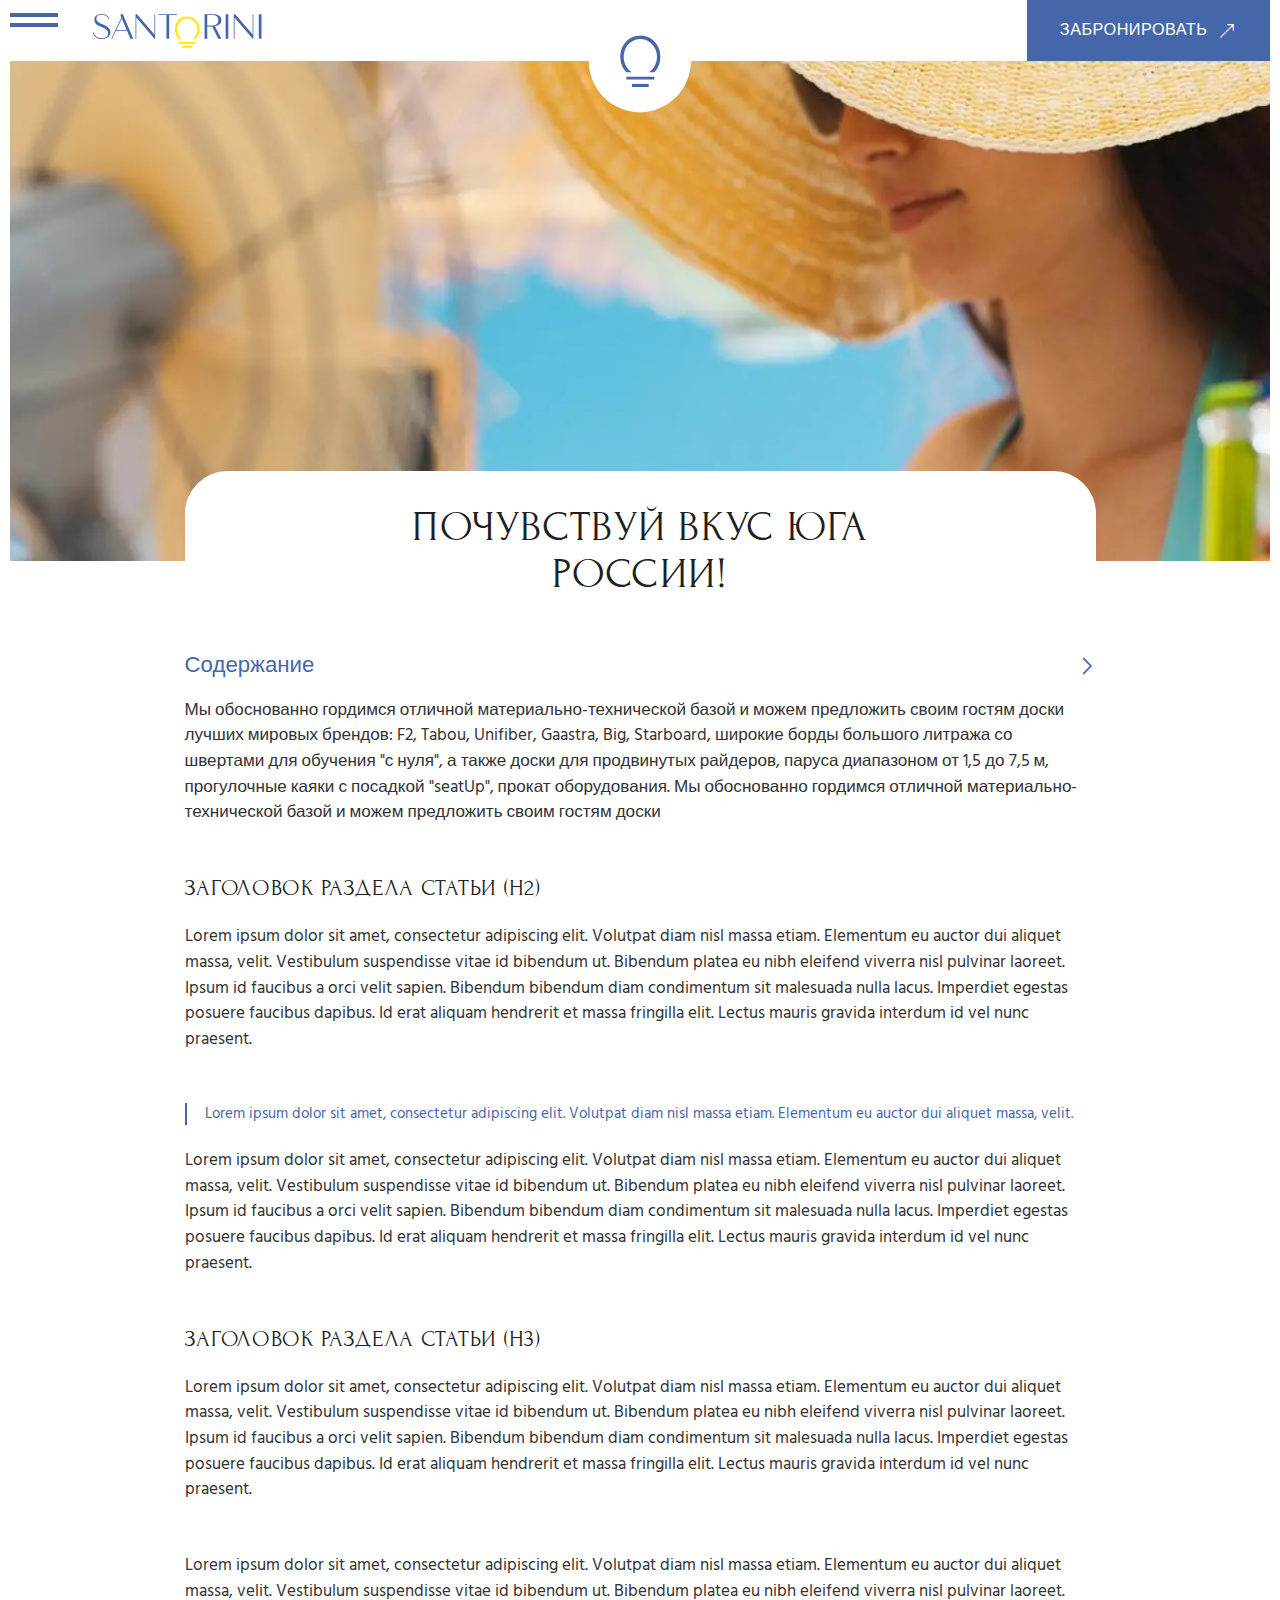
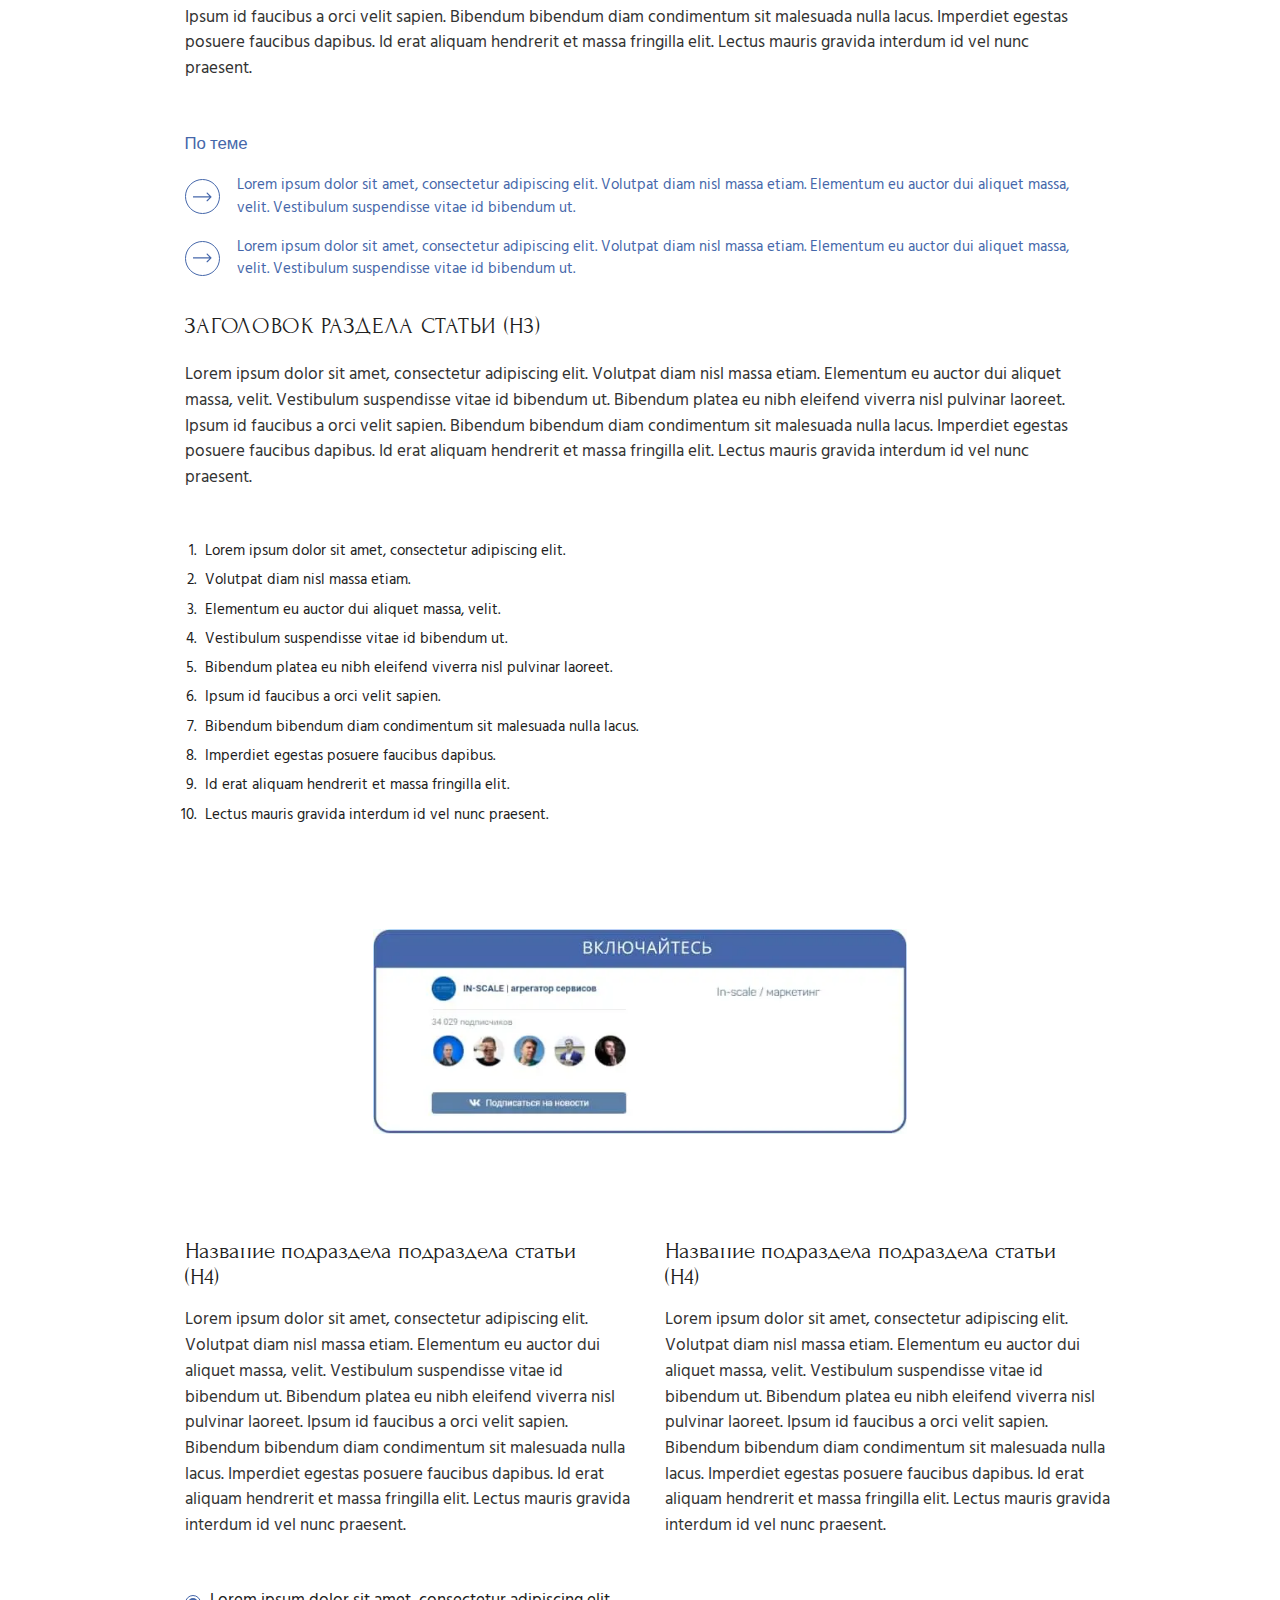
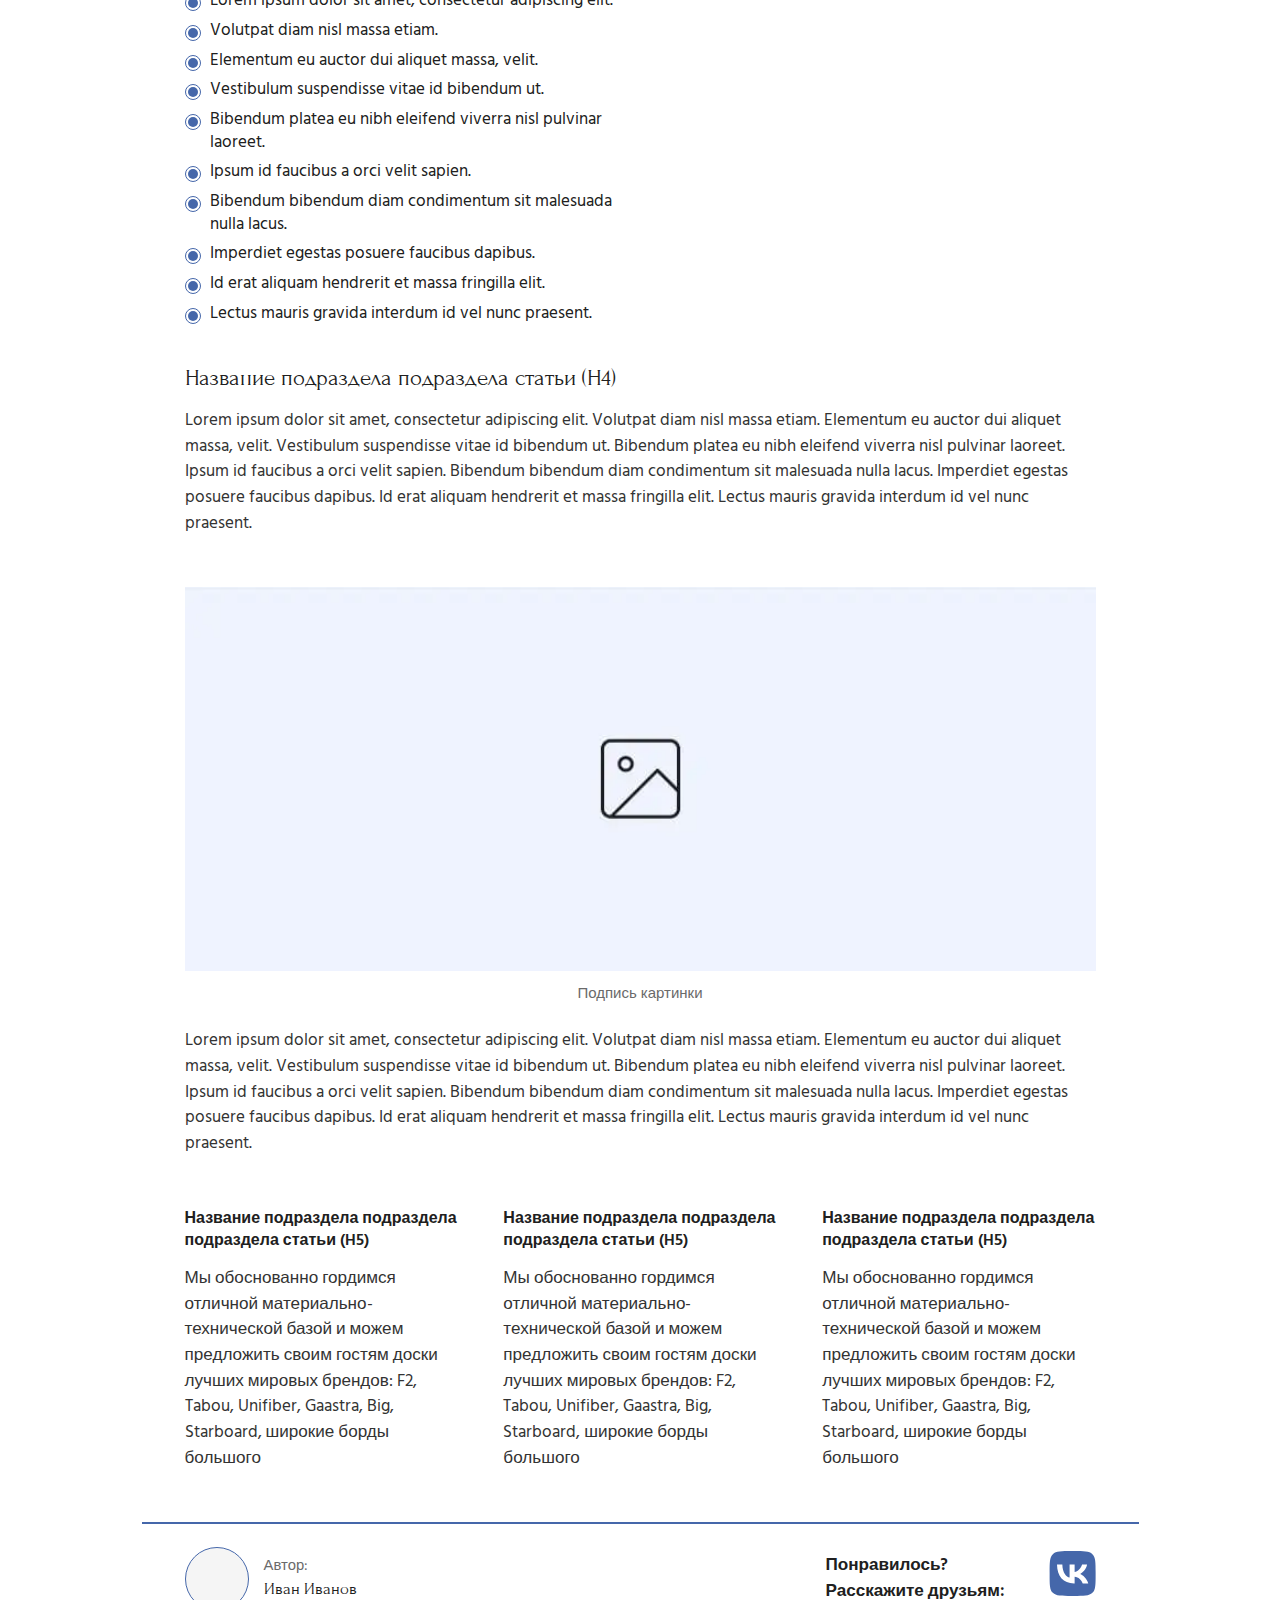
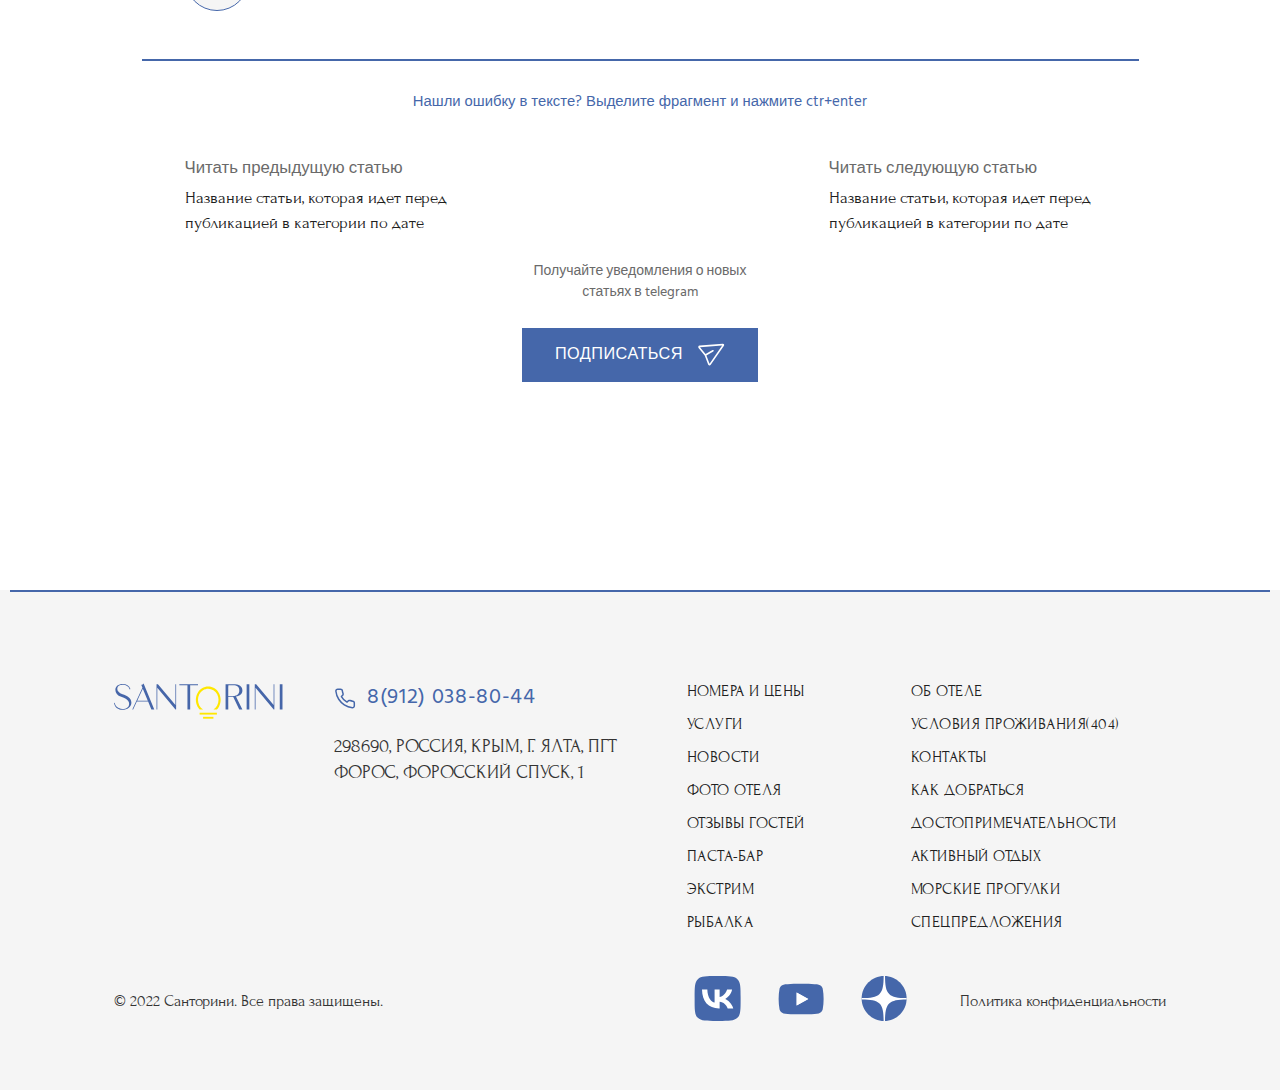
<file: item-news.html>
<!DOCTYPE html>
<html lang="ru">
<head>
   <meta charset="UTF-8">
   <meta http-equiv="X-UA-Compatible" content="IE=edge">
   <meta name="viewport" content="width=device-width, initial-scale=1.0">
   <meta name="format-detection" content="telephone=no">
   <link rel="shortcut icon" href="img/favicon-1.svg" type="image/x-icon">
   <link rel="stylesheet" href="css/style.min.css?_v=20220907225359">
   <title>Свежая новость</title>
</head>

<body>
   <header class="header">
   <nav class="header__menu menu spollers">
      <div class="container">
         <div class="menu__body">
            <div class="menu__content">
               <ul class="menu__list">
                  <li class="menu__link"><a href="rooms.html">Номера и цены</a></li>
                  <li class="menu__link">
                     <a href="404.html">Об отеле</a>
                     <span class="menu__link-mark mark" data-smpb="menu-about">
                        <svg width="18" height="10" viewBox="0 0 18 10" fill="none" xmlns="http://www.w3.org/2000/svg">
                           <path fill-rule="evenodd" clip-rule="evenodd" d="M1.08966 1.17295C0.747947 1.51466 0.747947 2.06868 1.08966 2.41039L8.38132 9.70206C8.72303 10.0438 9.27705 10.0438 9.61876 9.70206L16.9104 2.41039C17.2521 2.06868 17.2521 1.51466 16.9104 1.17295C16.5687 0.831245 16.0147 0.831245 15.673 1.17295L9.00004 7.8459L2.32709 1.17295C1.98538 0.831245 1.43136 0.831245 1.08966 1.17295Z" fill="#333333"/>
                        </svg>
                     </span>
                     <ul class="menu__sub-list" data-smpc="menu-about">
                        <li class="menu__sub-list-link"><a href="404.html">Услуги</a></li>
                        <li class="menu__sub-list-link"><a href="404.html">Условия проживания(404)</a></li>
                        <li class="menu__sub-list-link"><a href="news.html">Новости</a></li>
                        <li class="menu__sub-list-link"><a href="contact.html">Контакты</a></li>  
                     </ul>
                  </li>
                  <li class="menu__link menu__sub-list-link"><a href="404.html">Услуги</a></li>
                  <li class="menu__link menu__sub-list-link"><a href="404.html">Условия проживания(404)</a></li>
                  <li class="menu__link menu__sub-list-link"><a href="news.html">Новости</a></li>
                  <li class="menu__link menu__sub-list-link"><a href="contact.html">Контакты</a></li>
                  <li class="menu__link"><a href="page-gallery.html">Фото отеля</a></li>
                  <li class="menu__link"><a href="route.html">Как добраться</a></li>
                  <li class="menu__link"><a href="comments.html">Отзывы гостей</a></li>
                  <li class="menu__link"><a href="404.html">Достопримечательности</a></li>
                  <li class="menu__link"><a href="404.html">Паста бар</a></li>
                  <li class="menu__link ">
                     <a href="active-leisure.html">Активный отдых</a>
                     <span class="menu__link-mark mark" data-smpb="activ">
                        <svg width="18" height="10" viewBox="0 0 18 10" fill="none" xmlns="http://www.w3.org/2000/svg">
                           <path fill-rule="evenodd" clip-rule="evenodd" d="M1.08966 1.17295C0.747947 1.51466 0.747947 2.06868 1.08966 2.41039L8.38132 9.70206C8.72303 10.0438 9.27705 10.0438 9.61876 9.70206L16.9104 2.41039C17.2521 2.06868 17.2521 1.51466 16.9104 1.17295C16.5687 0.831245 16.0147 0.831245 15.673 1.17295L9.00004 7.8459L2.32709 1.17295C1.98538 0.831245 1.43136 0.831245 1.08966 1.17295Z" fill="#333333"/>
                        </svg>
                     </span>
                     <ul class="menu__sub-list" data-smpc="activ">
                        <li class="menu__sub-list-link"><a href="404.html">ЭКСТРИМ</a></li>
                        <li class="menu__sub-list-link"><a href="404.html">МОРСКИЕ ПРОГУЛКИ</a></li>
                        <li class="menu__sub-list-link"><a href="404.html">РЫБАЛКА</a></li>
                     </ul>
                  </li>
                  <li class="menu__link menu__sub-list-link"><a href="404.html">ЭКСТРИМ</a></li>
                  <li class="menu__link menu__sub-list-link"><a href="404.html">МОРСКИЕ ПРОГУЛКИ</a></li>
                  <li class="menu__link menu__sub-list-link"><a href="404.html">РЫБАЛКА</a></li>
                  <li class="menu__link"><a class="nav-link" href="index.html#offers">Спецпредложения</a></li>
                  <li><a href="booking.html" class="menu__button button">
                     <span>ЗАБРОНИРОВАТЬ</span>
                     <svg class="button__arrow arrow arrow--white" width="33" height="16" viewBox="0 0 33 16" fill="none" xmlns="http://www.w3.org/2000/svg">
                        <path d="M31.4277 6.97559C31.98 6.97559 32.4277 7.4233 32.4277 7.97559C32.4277 8.52787 31.98 8.97559 31.4277 8.97559V6.97559ZM1.02214 8.68269C0.631618 8.29217 0.631618 7.659 1.02214 7.26848L7.3861 0.904518C7.77663 0.513994 8.40979 0.513994 8.80032 0.904518C9.19084 1.29504 9.19084 1.92821 8.80032 2.31873L3.14346 7.97559L8.80032 13.6324C9.19084 14.023 9.19084 14.6561 8.80032 15.0467C8.40979 15.4372 7.77663 15.4372 7.3861 15.0467L1.02214 8.68269ZM31.4277 8.97559L1.72925 8.97559V6.97559L31.4277 6.97559V8.97559Z" fill="white"/>
                     </svg>
                  </a> </li>
               </ul>
            </div>
            <div class="menu__contacts contacts">
               <a href="tel:89120388044" class="contacts__phone">
                  <svg width="18" height="17" viewBox="0 0 18 17" fill="none" xmlns="http://www.w3.org/2000/svg">
                     <path d="M16.4434 12.4862V14.7362C16.4443 14.9451 16.4015 15.1518 16.3178 15.3432C16.2341 15.5346 16.1114 15.7064 15.9575 15.8476C15.8036 15.9888 15.6219 16.0963 15.424 16.1632C15.2261 16.2302 15.0165 16.255 14.8084 16.2362C12.5006 15.9854 10.2837 15.1968 8.33593 13.9337C6.5238 12.7822 4.98743 11.2458 3.83593 9.43372C2.56841 7.47712 1.77961 5.24946 1.53343 2.93122C1.51469 2.72382 1.53934 2.51479 1.60581 2.31743C1.67228 2.12008 1.77911 1.93873 1.91951 1.78493C2.0599 1.63113 2.23078 1.50825 2.42127 1.42411C2.61176 1.33997 2.81769 1.29641 3.02593 1.29622H5.27593C5.63991 1.29263 5.99278 1.42152 6.26875 1.65886C6.54473 1.89621 6.72499 2.2258 6.77593 2.58622C6.8709 3.30627 7.04702 4.01326 7.30093 4.69372C7.40184 4.96216 7.42368 5.2539 7.36386 5.53438C7.30404 5.81485 7.16508 6.0723 6.96343 6.27622L6.01093 7.22872C7.0786 9.10637 8.63327 10.661 10.5109 11.7287L11.4634 10.7762C11.6673 10.5746 11.9248 10.4356 12.2053 10.3758C12.4857 10.316 12.7775 10.3378 13.0459 10.4387C13.7264 10.6926 14.4334 10.8687 15.1534 10.9637C15.5178 11.0151 15.8505 11.1986 16.0883 11.4793C16.3262 11.7601 16.4526 12.1184 16.4434 12.4862Z" stroke="#4567AA" stroke-width="1.2" stroke-linecap="round" stroke-linejoin="round"/>
                  </svg>
                  <span>8(912) 038-80-44</span>
               </a>
               <span class="contacts__adress">
                  298690, Россия, Крым, г. Ялта, пгт Форос, Форосский спуск, 1
               </span>
            </div>
            <div class="menu__social social">
               <a href="#!" class="social__vk">
                  <svg width="47" height="46" viewBox="0 0 47 46" fill="none" xmlns="http://www.w3.org/2000/svg">
                     <g>
                     <path d="M0.624023 21.6166C0.624023 11.4342 0.624023 6.3431 3.85756 3.17985C7.09111 0.0166016 12.2954 0.0166016 22.704 0.0166016H24.544C34.9527 0.0166016 40.1569 0.0166016 43.3905 3.17985C46.624 6.3431 46.624 11.4342 46.624 21.6166V23.4166C46.624 33.599 46.624 38.6901 43.3905 41.8534C40.1569 45.0166 34.9527 45.0166 24.544 45.0166H22.704C12.2954 45.0166 7.09111 45.0166 3.85756 41.8534C0.624023 38.6901 0.624023 33.599 0.624023 23.4166V21.6166Z" fill="#4567AA"/>
                     <path d="M25.0212 32.4166C14.3341 32.4166 8.23837 25.322 7.98438 13.5166H13.3377C13.5136 22.1815 17.4601 25.8517 20.5862 26.6085V13.5166H25.6271V20.9896C28.7141 20.668 31.957 17.2625 33.0511 13.5166H38.0919C37.2518 18.1328 33.735 21.5382 31.2341 22.9382C33.735 24.0734 37.7404 27.0436 39.2644 32.4166H33.7154C32.5236 28.822 29.5542 26.0409 25.6271 25.6625V32.4166H25.0212Z" fill="white"/>
                     </g>
                     <defs>
                     <clipPath>
                     <rect width="46" height="45" fill="white" transform="translate(0.624023 0.0166016)"/>
                     </clipPath>
                     </defs>
                  </svg>
               </a>
               <a href="#!" class="social__youtube">
                  <svg width="46" height="46" viewBox="0 0 46 46" fill="none" xmlns="http://www.w3.org/2000/svg">
                     <g>
                     <path d="M44.6746 12.4939C44.4186 11.5697 43.9171 10.7271 43.2205 10.0503C42.5239 9.37357 41.6565 8.88644 40.7052 8.63768C37.2018 7.71655 23.124 7.71655 23.124 7.71655C23.124 7.71655 9.04621 7.71655 5.54283 8.63768C4.59151 8.88644 3.72414 9.37357 3.02752 10.0503C2.33089 10.7271 1.82946 11.5697 1.5734 12.4939C0.919236 15.9649 0.601791 19.4879 0.625233 23.0166C0.601791 26.5452 0.919236 30.0682 1.5734 33.5392C1.82946 34.4634 2.33089 35.306 3.02752 35.9828C3.72414 36.6595 4.59151 37.1467 5.54283 37.3954C9.04621 38.3165 23.124 38.3165 23.124 38.3165C23.124 38.3165 37.2018 38.3165 40.7052 37.3954C41.6565 37.1467 42.5239 36.6595 43.2205 35.9828C43.9171 35.306 44.4186 34.4634 44.6746 33.5392C45.3288 30.0682 45.6463 26.5452 45.6228 23.0166C45.6463 19.4879 45.3288 15.9649 44.6746 12.4939ZM18.6243 29.5737V16.4594L30.3076 23.0166L18.6243 29.5737Z" fill="#4567AA"/>
                     <path d="M18.624 29.5767V16.4564L30.324 23.0166L18.624 29.5767Z" fill="white"/>
                     </g>
                     <defs>
                     <clipPath>
                     <rect width="45" height="45" fill="white" transform="translate(0.624023 0.516602)"/>
                     </clipPath>
                     </defs>
                  </svg>
               </a>
               <a href="#!" class="social__zen">
                  <svg width="46" height="46" viewBox="0 0 46 46" fill="none" xmlns="http://www.w3.org/2000/svg">
                     <g>
                     <path d="M0.624023 22.5166C0.624023 10.0902 10.6976 0.0166016 23.124 0.0166016C35.5504 0.0166016 45.624 10.0902 45.624 22.5166C45.624 34.943 35.5504 45.0166 23.124 45.0166C10.6976 45.0166 0.624023 34.943 0.624023 22.5166Z" fill="#4567AA"/>
                     <path fill-rule="evenodd" clip-rule="evenodd" d="M22.6687 0.0166016C22.5624 9.27326 21.9571 14.4537 18.5091 17.9017C15.0611 21.3497 9.88068 21.955 0.624023 22.0613V23.4046C9.88068 23.5109 15.0611 24.1162 18.5091 27.5642C21.903 30.958 22.5427 36.0305 22.6633 45.0166H24.0174C24.138 36.0305 24.7777 30.958 28.1716 27.5642C31.5655 24.1703 36.6379 23.5305 45.624 23.41V22.0558C36.6379 21.9353 31.5655 21.2956 28.1716 17.9017C24.7236 14.4537 24.1183 9.27326 24.0121 0.0166016H22.6687Z" fill="white"/>
                     </g>
                     <defs>
                     <clipPath>
                     <rect width="45" height="45" fill="white" transform="translate(0.624023 0.0166016)"/>
                     </clipPath>
                     </defs>
                  </svg>
               </a>
            </div>
         </div>
      </div>
   </nav>
   <div class="container">
      <div class="header__body">
         <div class="header__burger menu-burger"></div>
         <a href="index.html" class="header__logo main-logo">
            <img src="img/Logo.svg" alt="logo">
         </a>
         <a href="booking.html" class="header__button button">
            <span>ЗАБРОНИРОВАТЬ</span>
            <svg class="button__arrow arrow arrow--white" width="33" height="16" viewBox="0 0 33 16" fill="none" xmlns="http://www.w3.org/2000/svg">
               <path d="M31.4277 6.97559C31.98 6.97559 32.4277 7.4233 32.4277 7.97559C32.4277 8.52787 31.98 8.97559 31.4277 8.97559V6.97559ZM1.02214 8.68269C0.631618 8.29217 0.631618 7.659 1.02214 7.26848L7.3861 0.904518C7.77663 0.513994 8.40979 0.513994 8.80032 0.904518C9.19084 1.29504 9.19084 1.92821 8.80032 2.31873L3.14346 7.97559L8.80032 13.6324C9.19084 14.023 9.19084 14.6561 8.80032 15.0467C8.40979 15.4372 7.77663 15.4372 7.3861 15.0467L1.02214 8.68269ZM31.4277 8.97559L1.72925 8.97559V6.97559L31.4277 6.97559V8.97559Z" fill="white"/>
            </svg>
         </a>
         <div class="header__decor">
            <img src="img/Logo-round.svg" alt="decor">
         </div>
      </div> 
   </div>
</header>
    
   <main class="item-news">
      <div class="container">
         <section class="item-news__header header-block">
            <div class="header-block__bg">
               <picture><source srcset="img/news/news-2.1.webp" type="image/webp"><img src="img/news/news-2.1.jpg" alt="picture"></picture>
            </div>
         </section>
         <section class="item-news__content news-block">
            <h1 class="section-title news-block__title">Почувствуй вкус Юга России!</h1>
            <nav class="news-block__toc">
               <a href="#!" class="news-block__toc-name">
                  <span>Содержание</span>
                  <svg width="18" height="10" viewBox="0 0 18 10" fill="none" xmlns="http://www.w3.org/2000/svg">
                     <path fill-rule="evenodd" clip-rule="evenodd" d="M1.08966 1.17295C0.747947 1.51466 0.747947 2.06868 1.08966 2.41039L8.38132 9.70206C8.72303 10.0438 9.27705 10.0438 9.61876 9.70206L16.9104 2.41039C17.2521 2.06868 17.2521 1.51466 16.9104 1.17295C16.5687 0.831245 16.0147 0.831245 15.673 1.17295L9.00004 7.8459L2.32709 1.17295C1.98538 0.831245 1.43136 0.831245 1.08966 1.17295Z" fill="#4567AA"/>
                  </svg>
               </a>
               <ul class="news-block__toc-list spollers" data-accord>
                  <li>
                     <a href="#toc-1" class="news-block__toc-link nav-link" data-smpb="toc-1">Заголовок статьи</a>
                     <ul class="news-block__toc-sublist" data-smpc="toc-1">
                        <li><a href="#toc-1.1" class="news-block__toc-sublink nav-link">Содержание</a></li>
                        <li><a href="#toc-1.2" class="news-block__toc-sublink nav-link">Содержание</a></li>
                        <li><a href="#toc-1.3" class="news-block__toc-sublink nav-link">Содержание</a></li>
                        <li><a href="#toc-1.4" class="news-block__toc-sublink nav-link">Содержание</a></li>
                     </ul>
                  </li>
                  <li>
                     <a href="#toc-1" class="news-block__toc-link nav-link" data-smpb="toc-2">Заголовок статьи</a>
                     <ul class="news-block__toc-sublist" data-smpc="toc-2">
                        <li><a href="#toc-2.1" class="news-block__toc-sublink nav-link">Содержание</a></li>
                        <li><a href="#toc-2.2" class="news-block__toc-sublink nav-link">Содержание</a></li>
                        <li><a href="#toc-2.3" class="news-block__toc-sublink nav-link">Содержание</a></li>
                        <li><a href="#toc-2.4" class="news-block__toc-sublink nav-link">Содержание</a></li>
                     </ul>
                  </li>
                  <li>
                     <a href="#toc-1" class="news-block__toc-link nav-link" data-smpb="toc-3">Заголовок статьи</a>
                     <ul class="news-block__toc-sublist" data-smpc="toc-3">
                        <li><a href="#toc-3.1" class="news-block__toc-sublink nav-link">Содержание</a></li>
                        <li><a href="#toc-3.2" class="news-block__toc-sublink nav-link">Содержание</a></li>
                        <li><a href="#toc-3.3" class="news-block__toc-sublink nav-link">Содержание</a></li>
                        <li><a href="#toc-3.4" class="news-block__toc-sublink nav-link">Содержание</a></li>
                     </ul>
                  </li>
                  <li>
                     <a href="#toc-1" class="news-block__toc-link nav-link" data-smpb="toc-4">Заголовок статьи</a>
                     <ul class="news-block__toc-sublist" data-smpc="toc-4">
                        <li><a href="#toc-4.1" class="news-block__toc-sublink nav-link">Содержание</a></li>
                        <li><a href="#toc-4.2" class="news-block__toc-sublink nav-link">Содержание</a></li>
                        <li><a href="#toc-4.3" class="news-block__toc-sublink nav-link">Содержание</a></li>
                        <li><a href="#toc-4.4" class="news-block__toc-sublink nav-link">Содержание</a></li>
                     </ul>
                  </li>
               </ul>
            </nav>
            <div class="news-block__content news-block-content">
               <p>
                  Мы обоснованно гордимся отличной материально-технической базой и можем предложить своим гостям доски лучших мировых брендов: F2, Tabou, Unifiber, Gaastra, Big, Starboard, широкие борды большого литража со швертами для обучения "с нуля", а также доски для продвинутых райдеров, паруса диапазоном от 1,5 до 7,5 м, прогулочные каяки с посадкой "seatUp", прокат оборудования. Мы обоснованно гордимся отличной материально-технической базой и можем предложить своим гостям доски</p>
                  <h2 class="news-block-content__title" id="toc-1">Заголовок раздела статьи (H2)</h2>
                  <p>
                     Lorem ipsum dolor sit amet, consectetur adipiscing elit. Volutpat diam nisl massa etiam. Elementum eu auctor dui aliquet massa, velit. Vestibulum suspendisse vitae id bibendum ut. Bibendum platea eu nibh eleifend viverra nisl pulvinar laoreet. Ipsum id faucibus a orci velit sapien. Bibendum bibendum diam condimentum sit malesuada nulla lacus. Imperdiet egestas posuere faucibus dapibus. Id erat aliquam hendrerit et massa fringilla elit. Lectus mauris gravida interdum id vel nunc praesent.
                  </p>
                  <div class="news-block-content__footnote">
                     <span>Lorem ipsum dolor sit amet, consectetur adipiscing elit. Volutpat diam nisl massa etiam. Elementum eu auctor dui aliquet massa, velit.</span> 
                  </div>
                  <p>
                     Lorem ipsum dolor sit amet, consectetur adipiscing elit. Volutpat diam nisl massa etiam. Elementum eu auctor dui aliquet massa, velit. Vestibulum suspendisse vitae id bibendum ut. Bibendum platea eu nibh eleifend viverra nisl pulvinar laoreet. Ipsum id faucibus a orci velit sapien. Bibendum bibendum diam condimentum sit malesuada nulla lacus. Imperdiet egestas posuere faucibus dapibus. Id erat aliquam hendrerit et massa fringilla elit. Lectus mauris gravida interdum id vel nunc praesent.
                  </p>
                  <h3 class="news-block-content__title" id="toc-2">Заголовок раздела статьи (H3)</h3>
                  <p>
                     Lorem ipsum dolor sit amet, consectetur adipiscing elit. Volutpat diam nisl massa etiam. Elementum eu auctor dui aliquet massa, velit. Vestibulum suspendisse vitae id bibendum ut. Bibendum platea eu nibh eleifend viverra nisl pulvinar laoreet. Ipsum id faucibus a orci velit sapien. Bibendum bibendum diam condimentum sit malesuada nulla lacus. Imperdiet egestas posuere faucibus dapibus. Id erat aliquam hendrerit et massa fringilla elit. Lectus mauris gravida interdum id vel nunc praesent.
                  </p>
                  <p>
                     Lorem ipsum dolor sit amet, consectetur adipiscing elit. Volutpat diam nisl massa etiam. Elementum eu auctor dui aliquet massa, velit. Vestibulum suspendisse vitae id bibendum ut. Bibendum platea eu nibh eleifend viverra nisl pulvinar laoreet. Ipsum id faucibus a orci velit sapien. Bibendum bibendum diam condimentum sit malesuada nulla lacus. Imperdiet egestas posuere faucibus dapibus. Id erat aliquam hendrerit et massa fringilla elit. Lectus mauris gravida interdum id vel nunc praesent.
                  </p>
                  <div class="news-block-content__topic">
                     <div class="news-block-content__topic-title">По теме</div>
                     <div class="news-block-content__topic-row">
                        <div class="news-block-content__topic-arrow">
                           <svg width="33" height="16" viewBox="0 0 33 16" fill="none" xmlns="http://www.w3.org/2000/svg">
                              <path d="M31.4277 6.97559C31.98 6.97559 32.4277 7.4233 32.4277 7.97559C32.4277 8.52787 31.98 8.97559 31.4277 8.97559V6.97559ZM1.02214 8.68269C0.631618 8.29217 0.631618 7.659 1.02214 7.26848L7.3861 0.904518C7.77663 0.513994 8.40979 0.513994 8.80032 0.904518C9.19084 1.29504 9.19084 1.92821 8.80032 2.31873L3.14346 7.97559L8.80032 13.6324C9.19084 14.023 9.19084 14.6561 8.80032 15.0467C8.40979 15.4372 7.77663 15.4372 7.3861 15.0467L1.02214 8.68269ZM31.4277 8.97559L1.72925 8.97559V6.97559L31.4277 6.97559V8.97559Z" fill="#4567AA"/>
                           </svg>
                        </div>
                        <div class="news-block-content__topic-text">Lorem ipsum dolor sit amet, consectetur adipiscing elit. Volutpat diam nisl massa etiam. Elementum eu auctor dui aliquet massa, velit. Vestibulum suspendisse vitae id bibendum ut.</div>
                     </div>
                     <div class="news-block-content__topic-row">
                        <div class="news-block-content__topic-arrow">
                           <svg width="33" height="16" viewBox="0 0 33 16" fill="none" xmlns="http://www.w3.org/2000/svg">
                              <path d="M31.4277 6.97559C31.98 6.97559 32.4277 7.4233 32.4277 7.97559C32.4277 8.52787 31.98 8.97559 31.4277 8.97559V6.97559ZM1.02214 8.68269C0.631618 8.29217 0.631618 7.659 1.02214 7.26848L7.3861 0.904518C7.77663 0.513994 8.40979 0.513994 8.80032 0.904518C9.19084 1.29504 9.19084 1.92821 8.80032 2.31873L3.14346 7.97559L8.80032 13.6324C9.19084 14.023 9.19084 14.6561 8.80032 15.0467C8.40979 15.4372 7.77663 15.4372 7.3861 15.0467L1.02214 8.68269ZM31.4277 8.97559L1.72925 8.97559V6.97559L31.4277 6.97559V8.97559Z" fill="#4567AA"/>
                           </svg>
                        </div>
                        <div class="news-block-content__topic-text">Lorem ipsum dolor sit amet, consectetur adipiscing elit. Volutpat diam nisl massa etiam. Elementum eu auctor dui aliquet massa, velit. Vestibulum suspendisse vitae id bibendum ut.</div>
                     </div>
                  </div>
                  <h3 class="news-block-content__title" id="toc-3">Заголовок раздела статьи (H3)</h3>
                  <p>
                     Lorem ipsum dolor sit amet, consectetur adipiscing elit. Volutpat diam nisl massa etiam. Elementum eu auctor dui aliquet massa, velit. Vestibulum suspendisse vitae id bibendum ut. Bibendum platea eu nibh eleifend viverra nisl pulvinar laoreet. Ipsum id faucibus a orci velit sapien. Bibendum bibendum diam condimentum sit malesuada nulla lacus. Imperdiet egestas posuere faucibus dapibus. Id erat aliquam hendrerit et massa fringilla elit. Lectus mauris gravida interdum id vel nunc praesent.
                  </p>
                  <ol class="news-block-content__ol">
                     <li>Lorem ipsum dolor sit amet, consectetur adipiscing elit.</li>
                     <li>Volutpat diam nisl massa etiam.</li>
                     <li>Elementum eu auctor dui aliquet massa, velit.</li>
                     <li>Vestibulum suspendisse vitae id bibendum ut.</li>
                     <li>Bibendum platea eu nibh eleifend viverra nisl pulvinar laoreet.</li>
                     <li>Ipsum id faucibus a orci velit sapien.</li>
                     <li>Bibendum bibendum diam condimentum sit malesuada nulla lacus.</li>
                     <li>Imperdiet egestas posuere faucibus dapibus.</li>
                     <li>Id erat aliquam hendrerit et massa fringilla elit.</li>
                     <li>Lectus mauris gravida interdum id vel nunc praesent.</li>
                  </ol>
                  <div class="news-block-content__img">
                     <picture><source srcset="img/news/vk-post.webp" type="image/webp"><img src="img/news/vk-post.jpg" alt="post"></picture>
                  </div>
                  <div class="news-block-content__columns">
                     <div class="news-block-content__column">
                        <h4 class="news-block-content__subtitle" id="toc-3.1">Название подраздела подраздела статьи (H4)</h4>
                        <p>
                           Lorem ipsum dolor sit amet, consectetur adipiscing elit. Volutpat diam nisl massa etiam. Elementum eu auctor dui aliquet massa, velit. Vestibulum suspendisse vitae id bibendum ut. Bibendum platea eu nibh eleifend viverra nisl pulvinar laoreet. Ipsum id faucibus a orci velit sapien. Bibendum bibendum diam condimentum sit malesuada nulla lacus. Imperdiet egestas posuere faucibus dapibus. Id erat aliquam hendrerit et massa fringilla elit. Lectus mauris gravida interdum id vel nunc praesent.
                        </p>
                        <ul class="news-block-content__ul">
                           <li>Lorem ipsum dolor sit amet, consectetur adipiscing elit.</li>
                           <li>Volutpat diam nisl massa etiam.</li>
                           <li>Elementum eu auctor dui aliquet massa, velit.</li>
                           <li>Vestibulum suspendisse vitae id bibendum ut.</li>
                           <li>Bibendum platea eu nibh eleifend viverra nisl pulvinar laoreet.</li>
                           <li>Ipsum id faucibus a orci velit sapien.</li>
                           <li>Bibendum bibendum diam condimentum sit malesuada nulla lacus.</li>
                           <li>Imperdiet egestas posuere faucibus dapibus.</li>
                           <li>Id erat aliquam hendrerit et massa fringilla elit.</li>
                           <li>Lectus mauris gravida interdum id vel nunc praesent.</li>
                        </ul>
                     </div>
                     <div class="news-block-content__column">
                        <h4 class="news-block-content__subtitle" id="toc-3.2">Название подраздела подраздела статьи (H4)</h4>
                        <p>
                           Lorem ipsum dolor sit amet, consectetur adipiscing elit. Volutpat diam nisl massa etiam. Elementum eu auctor dui aliquet massa, velit. Vestibulum suspendisse vitae id bibendum ut. Bibendum platea eu nibh eleifend viverra nisl pulvinar laoreet. Ipsum id faucibus a orci velit sapien. Bibendum bibendum diam condimentum sit malesuada nulla lacus. Imperdiet egestas posuere faucibus dapibus. Id erat aliquam hendrerit et massa fringilla elit. Lectus mauris gravida interdum id vel nunc praesent.
                        </p>
                     </div>
                  </div>
                  <h4 class="news-block-content__subtitle" id="toc-3.3">Название подраздела подраздела статьи (H4)</h4>
                  <p>
                     Lorem ipsum dolor sit amet, consectetur adipiscing elit. Volutpat diam nisl massa etiam. Elementum eu auctor dui aliquet massa, velit. Vestibulum suspendisse vitae id bibendum ut. Bibendum platea eu nibh eleifend viverra nisl pulvinar laoreet. Ipsum id faucibus a orci velit sapien. Bibendum bibendum diam condimentum sit malesuada nulla lacus. Imperdiet egestas posuere faucibus dapibus. Id erat aliquam hendrerit et massa fringilla elit. Lectus mauris gravida interdum id vel nunc praesent.
                  </p>
                  <a href="#!" class="news-block-content__img-2">
                     <picture><source srcset="img/news/pic-1.webp" type="image/webp"><img src="img/news/pic-1.jpg" alt="post"></picture>
                  </a>
                  <div class="news-block-content__img-2-name">Подпись картинки</div>
                  <p>
                     Lorem ipsum dolor sit amet, consectetur adipiscing elit. Volutpat diam nisl massa etiam. Elementum eu auctor dui aliquet massa, velit. Vestibulum suspendisse vitae id bibendum ut. Bibendum platea eu nibh eleifend viverra nisl pulvinar laoreet. Ipsum id faucibus a orci velit sapien. Bibendum bibendum diam condimentum sit malesuada nulla lacus. Imperdiet egestas posuere faucibus dapibus. Id erat aliquam hendrerit et massa fringilla elit. Lectus mauris gravida interdum id vel nunc praesent.
                  </p>
                  <div class="news-block-content__flexcontainer" id="toc-4">
                     <div class="news-block-content__flexbox" id="toc-4.1">
                        <h5 class="news-block-content__flexbox-name">Название подраздела подраздела подраздела статьи (H5)</h5>
                        <p>
                           Мы обоснованно гордимся отличной материально-технической базой и можем предложить своим гостям доски лучших мировых брендов: F2, Tabou, Unifiber, Gaastra, Big, Starboard, широкие борды большого 
                        </p>
                     </div>
                     <div class="news-block-content__flexbox" id="toc-4.2">
                        <h5 class="news-block-content__flexbox-name">Название подраздела подраздела подраздела статьи (H5)</h5>
                        <p>
                           Мы обоснованно гордимся отличной материально-технической базой и можем предложить своим гостям доски лучших мировых брендов: F2, Tabou, Unifiber, Gaastra, Big, Starboard, широкие борды большого 
                        </p>
                     </div>
                     <div class="news-block-content__flexbox" id="toc-4.3">
                        <h5 class="news-block-content__flexbox-name">Название подраздела подраздела подраздела статьи (H5)</h5>
                        <p>
                           Мы обоснованно гордимся отличной материально-технической базой и можем предложить своим гостям доски лучших мировых брендов: F2, Tabou, Unifiber, Gaastra, Big, Starboard, широкие борды большого 
                        </p>
                     </div>
                  </div>
                  <div class="news-block-content__author author-block">
                     <div class="author-block__label">
                        <div class="author-block__foto"></div>
                        <div class="author-block__name-block">
                           <span class="author-block__name-block-caption">Автор:</span>
                           <span class="author-block__name-block-name">Иван Иванов</span>
                        </div>
                     </div>
                     <div class="author-block__share">
                        <span class="author-block__share-caption ">Понравилось? 
                           Расскажите друзьям:</span>
                        <a href="#!" class="social__vk author-block__share-link">
                           <svg width="47" height="46" viewBox="0 0 47 46" fill="none" xmlns="http://www.w3.org/2000/svg">
                              <path d="M0.624023 21.6166C0.624023 11.4342 0.624023 6.3431 3.85756 3.17985C7.09111 0.0166016 12.2954 0.0166016 22.704 0.0166016H24.544C34.9527 0.0166016 40.1569 0.0166016 43.3905 3.17985C46.624 6.3431 46.624 11.4342 46.624 21.6166V23.4166C46.624 33.599 46.624 38.6901 43.3905 41.8534C40.1569 45.0166 34.9527 45.0166 24.544 45.0166H22.704C12.2954 45.0166 7.09111 45.0166 3.85756 41.8534C0.624023 38.6901 0.624023 33.599 0.624023 23.4166V21.6166Z" fill="#4567AA"/>
                              <path d="M25.0212 32.4166C14.3341 32.4166 8.23837 25.322 7.98438 13.5166H13.3377C13.5136 22.1815 17.4601 25.8517 20.5862 26.6085V13.5166H25.6271V20.9896C28.7141 20.668 31.957 17.2625 33.0511 13.5166H38.0919C37.2518 18.1328 33.735 21.5382 31.2341 22.9382C33.735 24.0734 37.7404 27.0436 39.2644 32.4166H33.7154C32.5236 28.822 29.5542 26.0409 25.6271 25.6625V32.4166H25.0212Z" fill="white"/>
                              <defs>
                              <clipPath id="clip0_513_4860">
                              <rect width="46" height="45" fill="white" transform="translate(0.624023 0.0166016)"/>
                              </clipPath>
                              </defs>
                           </svg>
                        </a>
                     </div>
                  </div>
                  <div class="news-block-content__mistake">Нашли ошибку в тексте? Выделите фрагмент и нажмите ctr+enter</div>
                  <div class="news-block-content__articles">
                     <div class="news-block-content__article">
                        <a href="#!" class="news-block-content__article-link">Читать предыдущую статью</a>
                        <div class="news-block-content__article-name">Название статьи, которая идет перед публикацией в категории по дате </div>
                     </div>
                     <div class="news-block-content__article">
                        <a href="#!" class="news-block-content__article-link">Читать следующую статью</a>
                        <div class="news-block-content__article-name">Название статьи, которая идет перед публикацией в категории по дате </div>
                     </div>
                  </div>
                  <div class="news-block-content__subscribe">
                     <span>Получайте уведомления о новых статьях в telegram</span>
                     <a href="#!" class="news-block-content__subscribe-button button">
                        <span>Подписаться</span>
                        <svg width="29" height="25" viewBox="0 0 29 25" fill="none" xmlns="http://www.w3.org/2000/svg">
                           <path fill-rule="evenodd" clip-rule="evenodd" d="M0.319037 3.97282C0.523962 3.36466 1.0719 2.93736 1.71167 2.88682L26.6226 0.918823C27.1366 0.878218 27.6281 1.13673 27.8859 1.58323C28.1437 2.02972 28.1218 2.58465 27.8297 3.00946L13.6698 23.599C13.3062 24.1278 12.6622 24.3886 12.033 24.262C11.4928 24.1533 11.0464 23.7748 10.8508 23.2596L7.16356 13.5473L0.596038 5.49785C0.247702 5.07092 0.143092 4.49499 0.319037 3.97282ZM9.01352 13.4896L12.3871 22.3758L25.8968 2.73161L2.12961 4.60925L8.13852 11.974L15.5766 7.67962C15.9951 7.43799 16.5303 7.58139 16.7719 7.99989C17.0135 8.4184 16.8701 8.95354 16.4516 9.19516L9.01352 13.4896Z" fill="white"/>
                        </svg>
                     </a>
                  </div>
            </div>
         </section>
      </div>
   </main>
   <footer class="footer">
   <div class="container">
      <div class="footer__body">
         <div class="footer__content">
            <div class="footer__column">
               <a href="#!" class="footer__logo main-logo">
                  <img src="img/Logo.svg" alt="logo">
               </a>
               <div class="footer__contacts contacts">
                  <a href="tel:89120388044" class="contacts__phone">
                     <svg width="18" height="17" viewBox="0 0 18 17" fill="none" xmlns="http://www.w3.org/2000/svg">
                        <path d="M16.4434 12.4862V14.7362C16.4443 14.9451 16.4015 15.1518 16.3178 15.3432C16.2341 15.5346 16.1114 15.7064 15.9575 15.8476C15.8036 15.9888 15.6219 16.0963 15.424 16.1632C15.2261 16.2302 15.0165 16.255 14.8084 16.2362C12.5006 15.9854 10.2837 15.1968 8.33593 13.9337C6.5238 12.7822 4.98743 11.2458 3.83593 9.43372C2.56841 7.47712 1.77961 5.24946 1.53343 2.93122C1.51469 2.72382 1.53934 2.51479 1.60581 2.31743C1.67228 2.12008 1.77911 1.93873 1.91951 1.78493C2.0599 1.63113 2.23078 1.50825 2.42127 1.42411C2.61176 1.33997 2.81769 1.29641 3.02593 1.29622H5.27593C5.63991 1.29263 5.99278 1.42152 6.26875 1.65886C6.54473 1.89621 6.72499 2.2258 6.77593 2.58622C6.8709 3.30627 7.04702 4.01326 7.30093 4.69372C7.40184 4.96216 7.42368 5.2539 7.36386 5.53438C7.30404 5.81485 7.16508 6.0723 6.96343 6.27622L6.01093 7.22872C7.0786 9.10637 8.63327 10.661 10.5109 11.7287L11.4634 10.7762C11.6673 10.5746 11.9248 10.4356 12.2053 10.3758C12.4857 10.316 12.7775 10.3378 13.0459 10.4387C13.7264 10.6926 14.4334 10.8687 15.1534 10.9637C15.5178 11.0151 15.8505 11.1986 16.0883 11.4793C16.3262 11.7601 16.4526 12.1184 16.4434 12.4862Z" stroke="#4567AA" stroke-width="1.2" stroke-linecap="round" stroke-linejoin="round"/>
                     </svg>
                     <span>8(912) 038-80-44</span>
                  </a>
                  <span class="contacts__adress">
                     298690, Россия, Крым, г. Ялта, пгт Форос, Форосский спуск, 1
                  </span>
                  <div class="footer__open">
                     <div class="footer__burger menu-burger"></div>
                     <span>открыть меню</span>
                  </div>
               </div>
            </div>
            <nav class="footer__nav">
               <ul class="footer__list">
                  <li class="footer__link"><a href="rooms.html">Номера и цены</a></li>
                  <li class="footer__link"><a href="404.html">Об отеле</a></li>
                  <li class="footer__link"><a href="404.html">Услуги</a></li>
                  <li class="footer__link"><a href="404.html">Условия проживания(404)</a></li>
                  <li class="footer__link"><a href="news.html">Новости</a></li>
                  <li class="footer__link"><a href="contact.html">Контакты</a></li>
                  <li class="footer__link"><a href="page-gallery.html">Фото отеля</a></li>
                  <li class="footer__link"><a href="route.html">Как добраться</a></li>
                  <li class="footer__link"><a href="comments.html">Отзывы гостей</a></li>
                  <li class="footer__link"><a href="404.html">Достопримечательности</a></li>
                  <li class="footer__link"><a href="404.html">паста-бар</a></li>
                  <li class="footer__link"><a href="active-leisure.html">Активный отдых</a></li>
                  <li class="footer__link"><a href="404.html">эКСТРИМ</a></li>
                  <li class="footer__link"><a href="404.html">МОРСКИЕ ПРОГУЛКИ</a></li>
                  <li class="footer__link"><a href="404.html">рЫБАЛКА</a></li>
                  <li class="footer__link"><a class="nav-link" href="index.html#offers">Спецпредложения</a></li>
               </ul>
            </nav>
            <div class="footer__footer">
               <span>© 2022 Cанторини. Все права защищены.</span>
               <div class="footer__social social">
                  <a href="#!" class="social__vk">
                     <svg width="47" height="46" viewBox="0 0 47 46" fill="none" xmlns="http://www.w3.org/2000/svg">
                        <path d="M0.624023 21.6166C0.624023 11.4342 0.624023 6.3431 3.85756 3.17985C7.09111 0.0166016 12.2954 0.0166016 22.704 0.0166016H24.544C34.9527 0.0166016 40.1569 0.0166016 43.3905 3.17985C46.624 6.3431 46.624 11.4342 46.624 21.6166V23.4166C46.624 33.599 46.624 38.6901 43.3905 41.8534C40.1569 45.0166 34.9527 45.0166 24.544 45.0166H22.704C12.2954 45.0166 7.09111 45.0166 3.85756 41.8534C0.624023 38.6901 0.624023 33.599 0.624023 23.4166V21.6166Z" fill="#4567AA"/>
                        <path d="M25.0212 32.4166C14.3341 32.4166 8.23837 25.322 7.98438 13.5166H13.3377C13.5136 22.1815 17.4601 25.8517 20.5862 26.6085V13.5166H25.6271V20.9896C28.7141 20.668 31.957 17.2625 33.0511 13.5166H38.0919C37.2518 18.1328 33.735 21.5382 31.2341 22.9382C33.735 24.0734 37.7404 27.0436 39.2644 32.4166H33.7154C32.5236 28.822 29.5542 26.0409 25.6271 25.6625V32.4166H25.0212Z" fill="white"/>
                        <defs>
                        <clipPath>
                        <rect width="46" height="45" fill="white" transform="translate(0.624023 0.0166016)"/>
                        </clipPath>
                        </defs>
                     </svg>
                  </a>
                  <a href="#!" class="social__youtube">
                     <svg width="46" height="46" viewBox="0 0 46 46" fill="none" xmlns="http://www.w3.org/2000/svg">
                        <path d="M44.6746 12.4939C44.4186 11.5697 43.9171 10.7271 43.2205 10.0503C42.5239 9.37357 41.6565 8.88644 40.7052 8.63768C37.2018 7.71655 23.124 7.71655 23.124 7.71655C23.124 7.71655 9.04621 7.71655 5.54283 8.63768C4.59151 8.88644 3.72414 9.37357 3.02752 10.0503C2.33089 10.7271 1.82946 11.5697 1.5734 12.4939C0.919236 15.9649 0.601791 19.4879 0.625233 23.0166C0.601791 26.5452 0.919236 30.0682 1.5734 33.5392C1.82946 34.4634 2.33089 35.306 3.02752 35.9828C3.72414 36.6595 4.59151 37.1467 5.54283 37.3954C9.04621 38.3165 23.124 38.3165 23.124 38.3165C23.124 38.3165 37.2018 38.3165 40.7052 37.3954C41.6565 37.1467 42.5239 36.6595 43.2205 35.9828C43.9171 35.306 44.4186 34.4634 44.6746 33.5392C45.3288 30.0682 45.6463 26.5452 45.6228 23.0166C45.6463 19.4879 45.3288 15.9649 44.6746 12.4939ZM18.6243 29.5737V16.4594L30.3076 23.0166L18.6243 29.5737Z" fill="#4567AA"/>
                        <path d="M18.624 29.5767V16.4564L30.324 23.0166L18.624 29.5767Z" fill="white"/>
                        <defs>
                        <clipPath>
                        <rect width="45" height="45" fill="white" transform="translate(0.624023 0.516602)"/>
                        </clipPath>
                        </defs>
                     </svg>
                  </a>
                  <a href="#!" class="social__zen">
                     <svg width="46" height="46" viewBox="0 0 46 46" fill="none" xmlns="http://www.w3.org/2000/svg">
                        <path d="M0.624023 22.5166C0.624023 10.0902 10.6976 0.0166016 23.124 0.0166016C35.5504 0.0166016 45.624 10.0902 45.624 22.5166C45.624 34.943 35.5504 45.0166 23.124 45.0166C10.6976 45.0166 0.624023 34.943 0.624023 22.5166Z" fill="#4567AA"/>
                        <path fill-rule="evenodd" clip-rule="evenodd" d="M22.6687 0.0166016C22.5624 9.27326 21.9571 14.4537 18.5091 17.9017C15.0611 21.3497 9.88068 21.955 0.624023 22.0613V23.4046C9.88068 23.5109 15.0611 24.1162 18.5091 27.5642C21.903 30.958 22.5427 36.0305 22.6633 45.0166H24.0174C24.138 36.0305 24.7777 30.958 28.1716 27.5642C31.5655 24.1703 36.6379 23.5305 45.624 23.41V22.0558C36.6379 21.9353 31.5655 21.2956 28.1716 17.9017C24.7236 14.4537 24.1183 9.27326 24.0121 0.0166016H22.6687Z" fill="white"/>
                        <defs>
                        <clipPath>
                        <rect width="45" height="45" fill="white" transform="translate(0.624023 0.0166016)"/>
                        </clipPath>
                        </defs>
                     </svg>
                  </a>
               </div>
               <span>Политика конфиденциальности</span>
            </div>
         </div>
      </div>
   </div>
</footer>
   
   <script src="js/index.min.js?_v=20220907225359"></script>
</body>
</html>
</file>
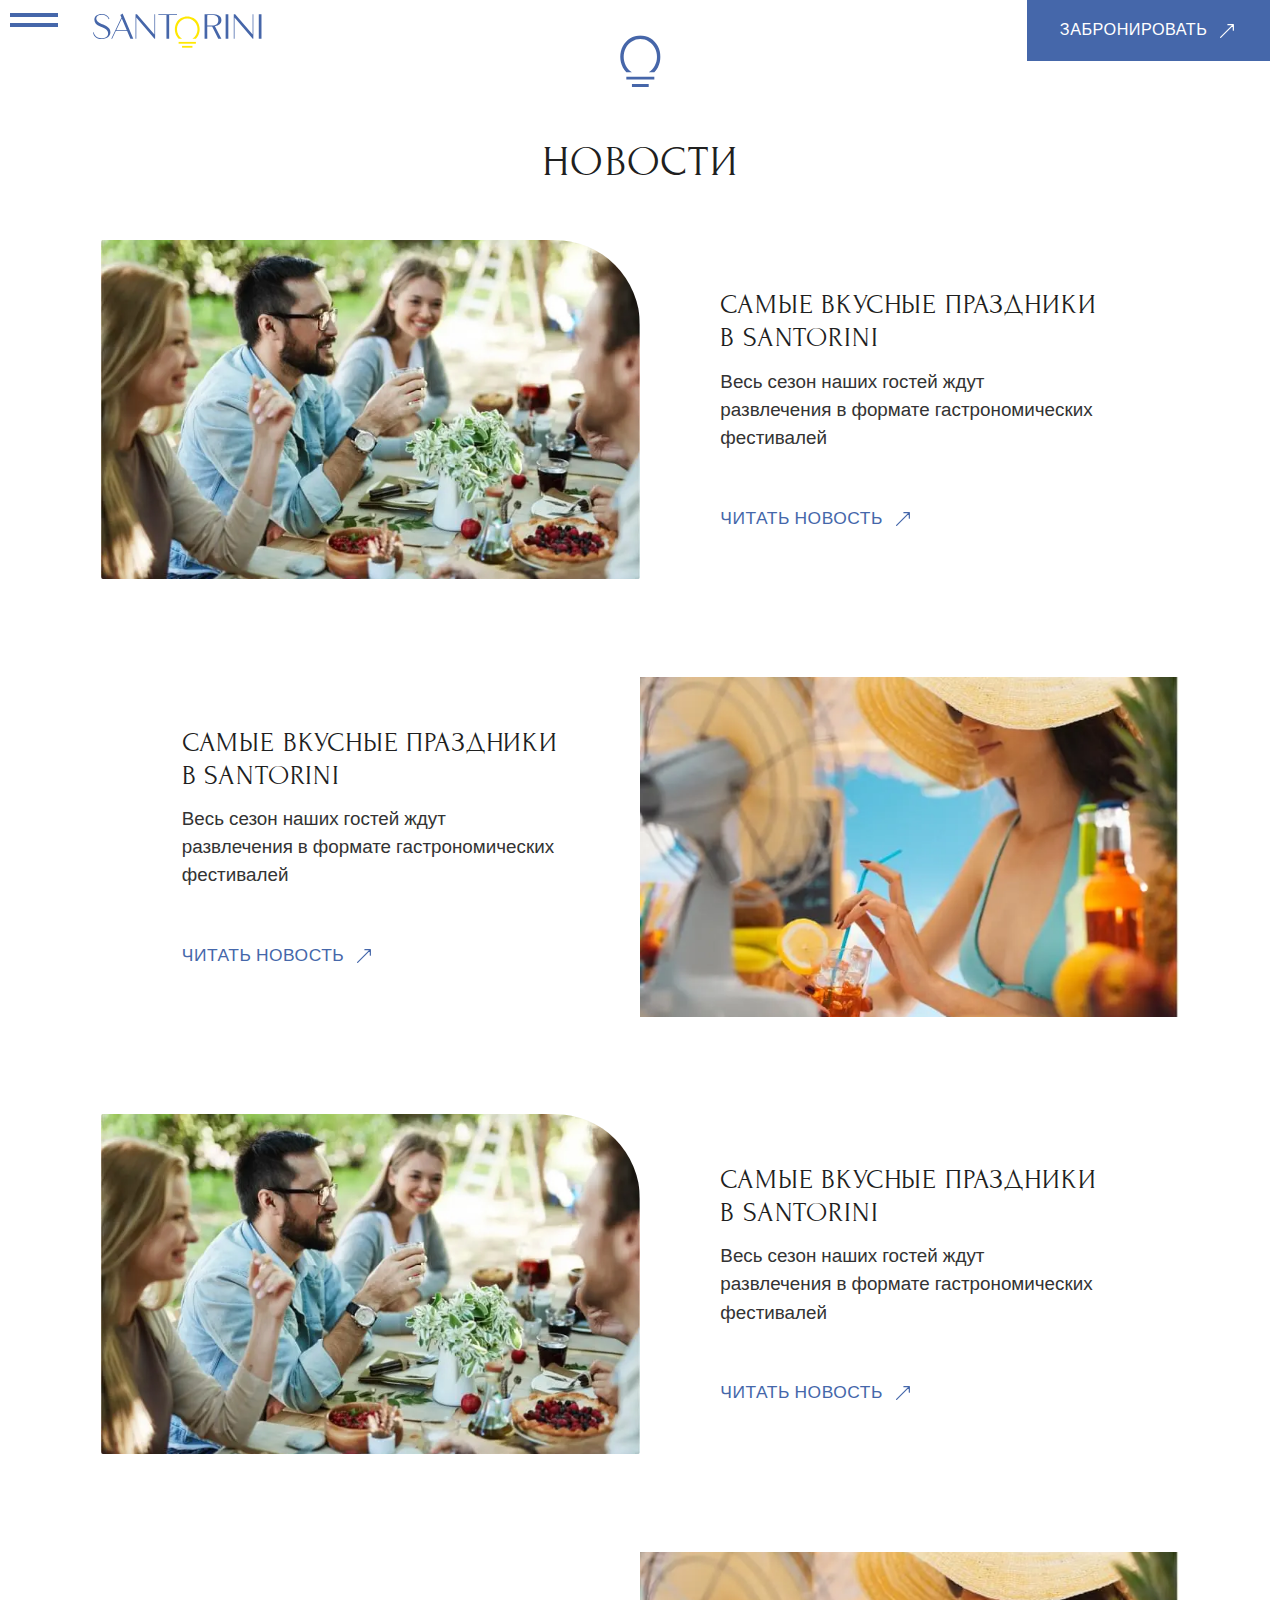
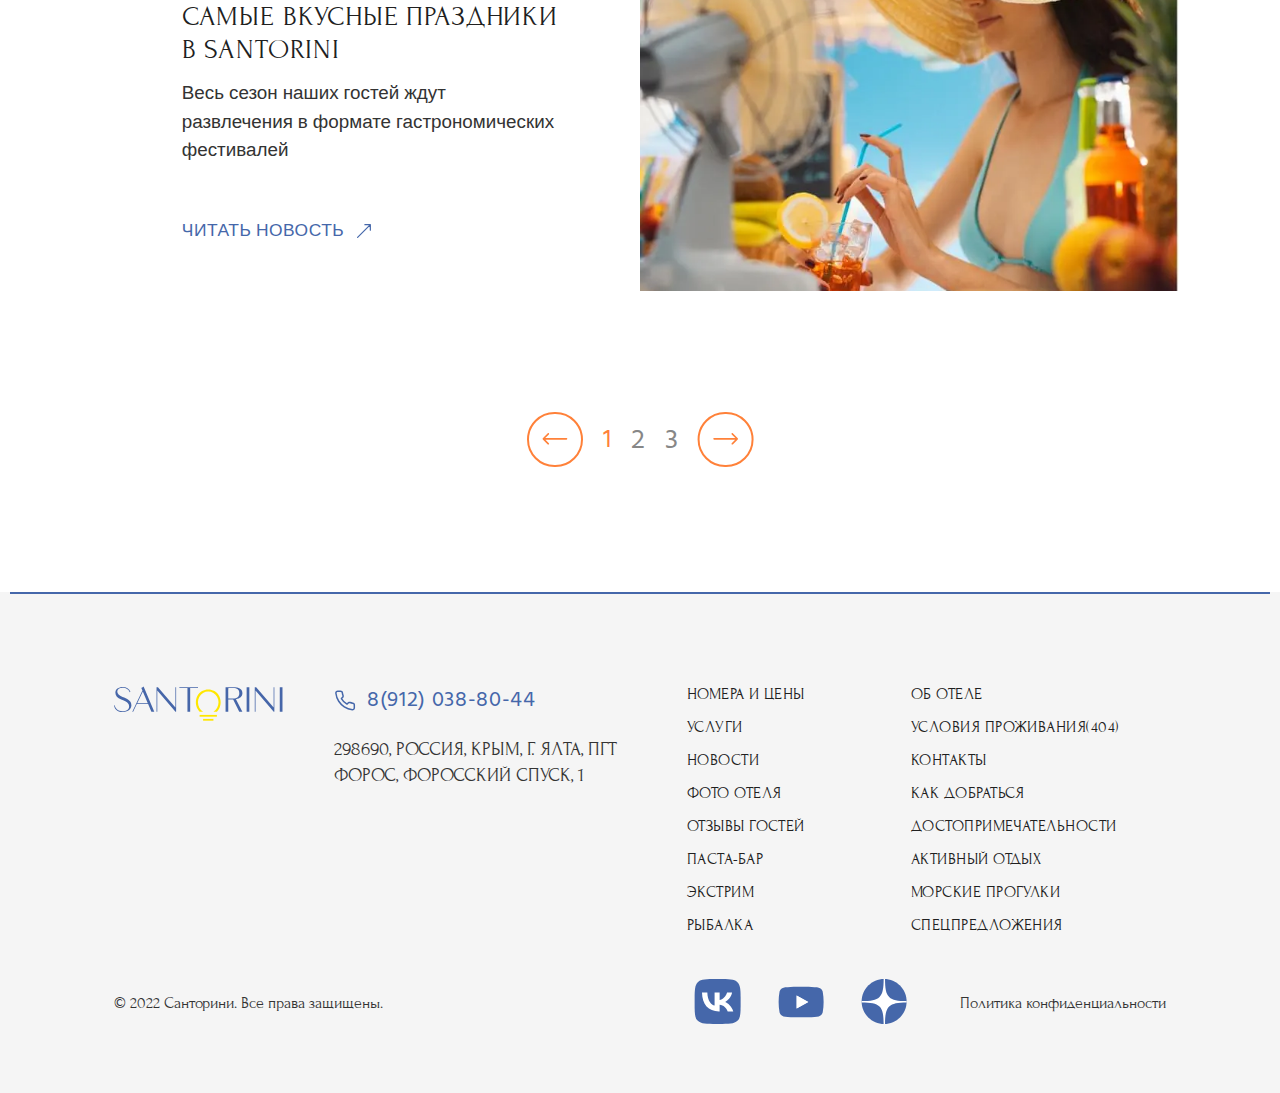
<file: news.html>
<!DOCTYPE html>
<html lang="ru">
<head>
   <meta charset="UTF-8">
   <meta http-equiv="X-UA-Compatible" content="IE=edge">
   <meta name="viewport" content="width=device-width, initial-scale=1.0">
   <meta name="format-detection" content="telephone=no">
   <link rel="shortcut icon" href="img/favicon-1.svg" type="image/x-icon">
   <link rel="stylesheet" href="css/style.min.css?_v=20220907225359">
   <title>Новости</title>
</head>

<body>
   <header class="header">
   <nav class="header__menu menu spollers">
      <div class="container">
         <div class="menu__body">
            <div class="menu__content">
               <ul class="menu__list">
                  <li class="menu__link"><a href="rooms.html">Номера и цены</a></li>
                  <li class="menu__link">
                     <a href="404.html">Об отеле</a>
                     <span class="menu__link-mark mark" data-smpb="menu-about">
                        <svg width="18" height="10" viewBox="0 0 18 10" fill="none" xmlns="http://www.w3.org/2000/svg">
                           <path fill-rule="evenodd" clip-rule="evenodd" d="M1.08966 1.17295C0.747947 1.51466 0.747947 2.06868 1.08966 2.41039L8.38132 9.70206C8.72303 10.0438 9.27705 10.0438 9.61876 9.70206L16.9104 2.41039C17.2521 2.06868 17.2521 1.51466 16.9104 1.17295C16.5687 0.831245 16.0147 0.831245 15.673 1.17295L9.00004 7.8459L2.32709 1.17295C1.98538 0.831245 1.43136 0.831245 1.08966 1.17295Z" fill="#333333"/>
                        </svg>
                     </span>
                     <ul class="menu__sub-list" data-smpc="menu-about">
                        <li class="menu__sub-list-link"><a href="404.html">Услуги</a></li>
                        <li class="menu__sub-list-link"><a href="404.html">Условия проживания(404)</a></li>
                        <li class="menu__sub-list-link"><a href="news.html">Новости</a></li>
                        <li class="menu__sub-list-link"><a href="contact.html">Контакты</a></li>  
                     </ul>
                  </li>
                  <li class="menu__link menu__sub-list-link"><a href="404.html">Услуги</a></li>
                  <li class="menu__link menu__sub-list-link"><a href="404.html">Условия проживания(404)</a></li>
                  <li class="menu__link menu__sub-list-link"><a href="news.html">Новости</a></li>
                  <li class="menu__link menu__sub-list-link"><a href="contact.html">Контакты</a></li>
                  <li class="menu__link"><a href="page-gallery.html">Фото отеля</a></li>
                  <li class="menu__link"><a href="route.html">Как добраться</a></li>
                  <li class="menu__link"><a href="comments.html">Отзывы гостей</a></li>
                  <li class="menu__link"><a href="404.html">Достопримечательности</a></li>
                  <li class="menu__link"><a href="404.html">Паста бар</a></li>
                  <li class="menu__link ">
                     <a href="active-leisure.html">Активный отдых</a>
                     <span class="menu__link-mark mark" data-smpb="activ">
                        <svg width="18" height="10" viewBox="0 0 18 10" fill="none" xmlns="http://www.w3.org/2000/svg">
                           <path fill-rule="evenodd" clip-rule="evenodd" d="M1.08966 1.17295C0.747947 1.51466 0.747947 2.06868 1.08966 2.41039L8.38132 9.70206C8.72303 10.0438 9.27705 10.0438 9.61876 9.70206L16.9104 2.41039C17.2521 2.06868 17.2521 1.51466 16.9104 1.17295C16.5687 0.831245 16.0147 0.831245 15.673 1.17295L9.00004 7.8459L2.32709 1.17295C1.98538 0.831245 1.43136 0.831245 1.08966 1.17295Z" fill="#333333"/>
                        </svg>
                     </span>
                     <ul class="menu__sub-list" data-smpc="activ">
                        <li class="menu__sub-list-link"><a href="404.html">ЭКСТРИМ</a></li>
                        <li class="menu__sub-list-link"><a href="404.html">МОРСКИЕ ПРОГУЛКИ</a></li>
                        <li class="menu__sub-list-link"><a href="404.html">РЫБАЛКА</a></li>
                     </ul>
                  </li>
                  <li class="menu__link menu__sub-list-link"><a href="404.html">ЭКСТРИМ</a></li>
                  <li class="menu__link menu__sub-list-link"><a href="404.html">МОРСКИЕ ПРОГУЛКИ</a></li>
                  <li class="menu__link menu__sub-list-link"><a href="404.html">РЫБАЛКА</a></li>
                  <li class="menu__link"><a class="nav-link" href="index.html#offers">Спецпредложения</a></li>
                  <li><a href="booking.html" class="menu__button button">
                     <span>ЗАБРОНИРОВАТЬ</span>
                     <svg class="button__arrow arrow arrow--white" width="33" height="16" viewBox="0 0 33 16" fill="none" xmlns="http://www.w3.org/2000/svg">
                        <path d="M31.4277 6.97559C31.98 6.97559 32.4277 7.4233 32.4277 7.97559C32.4277 8.52787 31.98 8.97559 31.4277 8.97559V6.97559ZM1.02214 8.68269C0.631618 8.29217 0.631618 7.659 1.02214 7.26848L7.3861 0.904518C7.77663 0.513994 8.40979 0.513994 8.80032 0.904518C9.19084 1.29504 9.19084 1.92821 8.80032 2.31873L3.14346 7.97559L8.80032 13.6324C9.19084 14.023 9.19084 14.6561 8.80032 15.0467C8.40979 15.4372 7.77663 15.4372 7.3861 15.0467L1.02214 8.68269ZM31.4277 8.97559L1.72925 8.97559V6.97559L31.4277 6.97559V8.97559Z" fill="white"/>
                     </svg>
                  </a> </li>
               </ul>
            </div>
            <div class="menu__contacts contacts">
               <a href="tel:89120388044" class="contacts__phone">
                  <svg width="18" height="17" viewBox="0 0 18 17" fill="none" xmlns="http://www.w3.org/2000/svg">
                     <path d="M16.4434 12.4862V14.7362C16.4443 14.9451 16.4015 15.1518 16.3178 15.3432C16.2341 15.5346 16.1114 15.7064 15.9575 15.8476C15.8036 15.9888 15.6219 16.0963 15.424 16.1632C15.2261 16.2302 15.0165 16.255 14.8084 16.2362C12.5006 15.9854 10.2837 15.1968 8.33593 13.9337C6.5238 12.7822 4.98743 11.2458 3.83593 9.43372C2.56841 7.47712 1.77961 5.24946 1.53343 2.93122C1.51469 2.72382 1.53934 2.51479 1.60581 2.31743C1.67228 2.12008 1.77911 1.93873 1.91951 1.78493C2.0599 1.63113 2.23078 1.50825 2.42127 1.42411C2.61176 1.33997 2.81769 1.29641 3.02593 1.29622H5.27593C5.63991 1.29263 5.99278 1.42152 6.26875 1.65886C6.54473 1.89621 6.72499 2.2258 6.77593 2.58622C6.8709 3.30627 7.04702 4.01326 7.30093 4.69372C7.40184 4.96216 7.42368 5.2539 7.36386 5.53438C7.30404 5.81485 7.16508 6.0723 6.96343 6.27622L6.01093 7.22872C7.0786 9.10637 8.63327 10.661 10.5109 11.7287L11.4634 10.7762C11.6673 10.5746 11.9248 10.4356 12.2053 10.3758C12.4857 10.316 12.7775 10.3378 13.0459 10.4387C13.7264 10.6926 14.4334 10.8687 15.1534 10.9637C15.5178 11.0151 15.8505 11.1986 16.0883 11.4793C16.3262 11.7601 16.4526 12.1184 16.4434 12.4862Z" stroke="#4567AA" stroke-width="1.2" stroke-linecap="round" stroke-linejoin="round"/>
                  </svg>
                  <span>8(912) 038-80-44</span>
               </a>
               <span class="contacts__adress">
                  298690, Россия, Крым, г. Ялта, пгт Форос, Форосский спуск, 1
               </span>
            </div>
            <div class="menu__social social">
               <a href="#!" class="social__vk">
                  <svg width="47" height="46" viewBox="0 0 47 46" fill="none" xmlns="http://www.w3.org/2000/svg">
                     <g>
                     <path d="M0.624023 21.6166C0.624023 11.4342 0.624023 6.3431 3.85756 3.17985C7.09111 0.0166016 12.2954 0.0166016 22.704 0.0166016H24.544C34.9527 0.0166016 40.1569 0.0166016 43.3905 3.17985C46.624 6.3431 46.624 11.4342 46.624 21.6166V23.4166C46.624 33.599 46.624 38.6901 43.3905 41.8534C40.1569 45.0166 34.9527 45.0166 24.544 45.0166H22.704C12.2954 45.0166 7.09111 45.0166 3.85756 41.8534C0.624023 38.6901 0.624023 33.599 0.624023 23.4166V21.6166Z" fill="#4567AA"/>
                     <path d="M25.0212 32.4166C14.3341 32.4166 8.23837 25.322 7.98438 13.5166H13.3377C13.5136 22.1815 17.4601 25.8517 20.5862 26.6085V13.5166H25.6271V20.9896C28.7141 20.668 31.957 17.2625 33.0511 13.5166H38.0919C37.2518 18.1328 33.735 21.5382 31.2341 22.9382C33.735 24.0734 37.7404 27.0436 39.2644 32.4166H33.7154C32.5236 28.822 29.5542 26.0409 25.6271 25.6625V32.4166H25.0212Z" fill="white"/>
                     </g>
                     <defs>
                     <clipPath>
                     <rect width="46" height="45" fill="white" transform="translate(0.624023 0.0166016)"/>
                     </clipPath>
                     </defs>
                  </svg>
               </a>
               <a href="#!" class="social__youtube">
                  <svg width="46" height="46" viewBox="0 0 46 46" fill="none" xmlns="http://www.w3.org/2000/svg">
                     <g>
                     <path d="M44.6746 12.4939C44.4186 11.5697 43.9171 10.7271 43.2205 10.0503C42.5239 9.37357 41.6565 8.88644 40.7052 8.63768C37.2018 7.71655 23.124 7.71655 23.124 7.71655C23.124 7.71655 9.04621 7.71655 5.54283 8.63768C4.59151 8.88644 3.72414 9.37357 3.02752 10.0503C2.33089 10.7271 1.82946 11.5697 1.5734 12.4939C0.919236 15.9649 0.601791 19.4879 0.625233 23.0166C0.601791 26.5452 0.919236 30.0682 1.5734 33.5392C1.82946 34.4634 2.33089 35.306 3.02752 35.9828C3.72414 36.6595 4.59151 37.1467 5.54283 37.3954C9.04621 38.3165 23.124 38.3165 23.124 38.3165C23.124 38.3165 37.2018 38.3165 40.7052 37.3954C41.6565 37.1467 42.5239 36.6595 43.2205 35.9828C43.9171 35.306 44.4186 34.4634 44.6746 33.5392C45.3288 30.0682 45.6463 26.5452 45.6228 23.0166C45.6463 19.4879 45.3288 15.9649 44.6746 12.4939ZM18.6243 29.5737V16.4594L30.3076 23.0166L18.6243 29.5737Z" fill="#4567AA"/>
                     <path d="M18.624 29.5767V16.4564L30.324 23.0166L18.624 29.5767Z" fill="white"/>
                     </g>
                     <defs>
                     <clipPath>
                     <rect width="45" height="45" fill="white" transform="translate(0.624023 0.516602)"/>
                     </clipPath>
                     </defs>
                  </svg>
               </a>
               <a href="#!" class="social__zen">
                  <svg width="46" height="46" viewBox="0 0 46 46" fill="none" xmlns="http://www.w3.org/2000/svg">
                     <g>
                     <path d="M0.624023 22.5166C0.624023 10.0902 10.6976 0.0166016 23.124 0.0166016C35.5504 0.0166016 45.624 10.0902 45.624 22.5166C45.624 34.943 35.5504 45.0166 23.124 45.0166C10.6976 45.0166 0.624023 34.943 0.624023 22.5166Z" fill="#4567AA"/>
                     <path fill-rule="evenodd" clip-rule="evenodd" d="M22.6687 0.0166016C22.5624 9.27326 21.9571 14.4537 18.5091 17.9017C15.0611 21.3497 9.88068 21.955 0.624023 22.0613V23.4046C9.88068 23.5109 15.0611 24.1162 18.5091 27.5642C21.903 30.958 22.5427 36.0305 22.6633 45.0166H24.0174C24.138 36.0305 24.7777 30.958 28.1716 27.5642C31.5655 24.1703 36.6379 23.5305 45.624 23.41V22.0558C36.6379 21.9353 31.5655 21.2956 28.1716 17.9017C24.7236 14.4537 24.1183 9.27326 24.0121 0.0166016H22.6687Z" fill="white"/>
                     </g>
                     <defs>
                     <clipPath>
                     <rect width="45" height="45" fill="white" transform="translate(0.624023 0.0166016)"/>
                     </clipPath>
                     </defs>
                  </svg>
               </a>
            </div>
         </div>
      </div>
   </nav>
   <div class="container">
      <div class="header__body">
         <div class="header__burger menu-burger"></div>
         <a href="index.html" class="header__logo main-logo">
            <img src="img/Logo.svg" alt="logo">
         </a>
         <a href="booking.html" class="header__button button">
            <span>ЗАБРОНИРОВАТЬ</span>
            <svg class="button__arrow arrow arrow--white" width="33" height="16" viewBox="0 0 33 16" fill="none" xmlns="http://www.w3.org/2000/svg">
               <path d="M31.4277 6.97559C31.98 6.97559 32.4277 7.4233 32.4277 7.97559C32.4277 8.52787 31.98 8.97559 31.4277 8.97559V6.97559ZM1.02214 8.68269C0.631618 8.29217 0.631618 7.659 1.02214 7.26848L7.3861 0.904518C7.77663 0.513994 8.40979 0.513994 8.80032 0.904518C9.19084 1.29504 9.19084 1.92821 8.80032 2.31873L3.14346 7.97559L8.80032 13.6324C9.19084 14.023 9.19084 14.6561 8.80032 15.0467C8.40979 15.4372 7.77663 15.4372 7.3861 15.0467L1.02214 8.68269ZM31.4277 8.97559L1.72925 8.97559V6.97559L31.4277 6.97559V8.97559Z" fill="white"/>
            </svg>
         </a>
         <div class="header__decor">
            <img src="img/Logo-round.svg" alt="decor">
         </div>
      </div> 
   </div>
</header>
    
   <main class="news">
      <div class="container">
         <section class="news__header header-block">
            <h1 class="news__title section-title">Новости</h1>
         </section>
         <section class="news__news tabs">
            <div class="news__content active" data-smpc="news-1">
               <div class="news__item news__item--left">
                  <a href="item-news.html" class="news__img brad-right">
                     <picture><source srcset="img/news/news-1.webp" type="image/webp"><img src="img/news/news-1.jpg" alt="Picture"></picture>
                  </a>
                  <div class="news__preview">
                     <h2 class="news__item-title">Самые вкусные праздники в santorini</h2>
                     <div class="news__text">Весь сезон наших гостей ждут развлечения в формате гастрономических фестивалей</div>
                     <a href="item-news.html" class="news__link">
                        <span>читать новость</span>
                        <svg width="20" height="16" viewBox="0 0 33 16" fill="none" xmlns="http://www.w3.org/2000/svg">
                           <path d="M31.4277 6.97559C31.98 6.97559 32.4277 7.4233 32.4277 7.97559C32.4277 8.52787 31.98 8.97559 31.4277 8.97559V6.97559ZM1.02214 8.68269C0.631618 8.29217 0.631618 7.659 1.02214 7.26848L7.3861 0.904518C7.77663 0.513994 8.40979 0.513994 8.80032 0.904518C9.19084 1.29504 9.19084 1.92821 8.80032 2.31873L3.14346 7.97559L8.80032 13.6324C9.19084 14.023 9.19084 14.6561 8.80032 15.0467C8.40979 15.4372 7.77663 15.4372 7.3861 15.0467L1.02214 8.68269ZM31.4277 8.97559L1.72925 8.97559V6.97559L31.4277 6.97559V8.97559Z" fill="#4567AA"/>
                        </svg>
                     </a>
                  </div>
               </div>
               <div class="news__item">
                  <a href="item-news.html" class="news__img">
                     <picture><source srcset="img/news/news-2.webp" type="image/webp"><img src="img/news/news-2.jpg" alt="Picture"></picture>
                  </a>
                  <div class="news__preview">
                     <h2 class="news__item-title">Самые вкусные праздники в santorini</h2>
                     <div class="news__text">Весь сезон наших гостей ждут развлечения в формате гастрономических фестивалей</div>
                     <a href="item-news.html" class="news__link">
                        <span>читать новость</span>
                        <svg width="20" height="16" viewBox="0 0 33 16" fill="none" xmlns="http://www.w3.org/2000/svg">
                           <path d="M31.4277 6.97559C31.98 6.97559 32.4277 7.4233 32.4277 7.97559C32.4277 8.52787 31.98 8.97559 31.4277 8.97559V6.97559ZM1.02214 8.68269C0.631618 8.29217 0.631618 7.659 1.02214 7.26848L7.3861 0.904518C7.77663 0.513994 8.40979 0.513994 8.80032 0.904518C9.19084 1.29504 9.19084 1.92821 8.80032 2.31873L3.14346 7.97559L8.80032 13.6324C9.19084 14.023 9.19084 14.6561 8.80032 15.0467C8.40979 15.4372 7.77663 15.4372 7.3861 15.0467L1.02214 8.68269ZM31.4277 8.97559L1.72925 8.97559V6.97559L31.4277 6.97559V8.97559Z" fill="#4567AA"/>
                        </svg>
                     </a>
                  </div>
               </div>
               <div class="news__item news__item--left">
                  <a href="item-news.html" class="news__img brad-right">
                     <picture><source srcset="img/news/news-1.webp" type="image/webp"><img src="img/news/news-1.jpg" alt="Picture"></picture>
                  </a>
                  <div class="news__preview">
                     <h2 class="news__item-title">Самые вкусные праздники в santorini</h2>
                     <div class="news__text">Весь сезон наших гостей ждут развлечения в формате гастрономических фестивалей</div>
                     <a href="item-news.html" class="news__link">
                        <span>читать новость</span>
                        <svg width="20" height="16" viewBox="0 0 33 16" fill="none" xmlns="http://www.w3.org/2000/svg">
                           <path d="M31.4277 6.97559C31.98 6.97559 32.4277 7.4233 32.4277 7.97559C32.4277 8.52787 31.98 8.97559 31.4277 8.97559V6.97559ZM1.02214 8.68269C0.631618 8.29217 0.631618 7.659 1.02214 7.26848L7.3861 0.904518C7.77663 0.513994 8.40979 0.513994 8.80032 0.904518C9.19084 1.29504 9.19084 1.92821 8.80032 2.31873L3.14346 7.97559L8.80032 13.6324C9.19084 14.023 9.19084 14.6561 8.80032 15.0467C8.40979 15.4372 7.77663 15.4372 7.3861 15.0467L1.02214 8.68269ZM31.4277 8.97559L1.72925 8.97559V6.97559L31.4277 6.97559V8.97559Z" fill="#4567AA"/>
                        </svg>
                     </a>
                  </div>
               </div>
               <div class="news__item">
                  <a href="item-news.html" class="news__img">
                     <picture><source srcset="img/news/news-2.webp" type="image/webp"><img src="img/news/news-2.jpg" alt="Picture"></picture>
                  </a>
                  <div class="news__preview">
                     <h2 class="news__item-title">Самые вкусные праздники в santorini</h2>
                     <div class="news__text">Весь сезон наших гостей ждут развлечения в формате гастрономических фестивалей</div>
                     <a href="item-news.html" class="news__link">
                        <span>читать новость</span>
                        <svg width="20" height="16" viewBox="0 0 33 16" fill="none" xmlns="http://www.w3.org/2000/svg">
                           <path d="M31.4277 6.97559C31.98 6.97559 32.4277 7.4233 32.4277 7.97559C32.4277 8.52787 31.98 8.97559 31.4277 8.97559V6.97559ZM1.02214 8.68269C0.631618 8.29217 0.631618 7.659 1.02214 7.26848L7.3861 0.904518C7.77663 0.513994 8.40979 0.513994 8.80032 0.904518C9.19084 1.29504 9.19084 1.92821 8.80032 2.31873L3.14346 7.97559L8.80032 13.6324C9.19084 14.023 9.19084 14.6561 8.80032 15.0467C8.40979 15.4372 7.77663 15.4372 7.3861 15.0467L1.02214 8.68269ZM31.4277 8.97559L1.72925 8.97559V6.97559L31.4277 6.97559V8.97559Z" fill="#4567AA"/>
                        </svg>
                     </a>
                  </div>
               </div>
            </div>
            <div class="news__content hidden" data-smpc="news-2">
               <div class="news__item">
                  <a href="item-news.html" class="news__img">
                     <picture><source srcset="img/news/news-2.webp" type="image/webp"><img src="img/news/news-2.jpg" alt="Picture"></picture>
                  </a>
                  <div class="news__preview">
                     <h2 class="news__item-title">Самые вкусные праздники в santorini</h2>
                     <div class="news__text">Весь сезон наших гостей ждут развлечения в формате гастрономических фестивалей</div>
                     <a href="item-news.html" class="news__link">
                        <span>читать новость</span>
                        <svg width="20" height="16" viewBox="0 0 33 16" fill="none" xmlns="http://www.w3.org/2000/svg">
                           <path d="M31.4277 6.97559C31.98 6.97559 32.4277 7.4233 32.4277 7.97559C32.4277 8.52787 31.98 8.97559 31.4277 8.97559V6.97559ZM1.02214 8.68269C0.631618 8.29217 0.631618 7.659 1.02214 7.26848L7.3861 0.904518C7.77663 0.513994 8.40979 0.513994 8.80032 0.904518C9.19084 1.29504 9.19084 1.92821 8.80032 2.31873L3.14346 7.97559L8.80032 13.6324C9.19084 14.023 9.19084 14.6561 8.80032 15.0467C8.40979 15.4372 7.77663 15.4372 7.3861 15.0467L1.02214 8.68269ZM31.4277 8.97559L1.72925 8.97559V6.97559L31.4277 6.97559V8.97559Z" fill="#4567AA"/>
                        </svg>
                     </a>
                  </div>
               </div>
               <div class="news__item news__item--left">
                  <a href="item-news.html" class="news__img brad-right">
                     <picture><source srcset="img/news/news-1.webp" type="image/webp"><img src="img/news/news-1.jpg" alt="Picture"></picture>
                  </a>
                  <div class="news__preview">
                     <h2 class="news__item-title">Самые вкусные праздники в santorini</h2>
                     <div class="news__text">Весь сезон наших гостей ждут развлечения в формате гастрономических фестивалей</div>
                     <a href="item-news.html" class="news__link">
                        <span>читать новость</span>
                        <svg width="20" height="16" viewBox="0 0 33 16" fill="none" xmlns="http://www.w3.org/2000/svg">
                           <path d="M31.4277 6.97559C31.98 6.97559 32.4277 7.4233 32.4277 7.97559C32.4277 8.52787 31.98 8.97559 31.4277 8.97559V6.97559ZM1.02214 8.68269C0.631618 8.29217 0.631618 7.659 1.02214 7.26848L7.3861 0.904518C7.77663 0.513994 8.40979 0.513994 8.80032 0.904518C9.19084 1.29504 9.19084 1.92821 8.80032 2.31873L3.14346 7.97559L8.80032 13.6324C9.19084 14.023 9.19084 14.6561 8.80032 15.0467C8.40979 15.4372 7.77663 15.4372 7.3861 15.0467L1.02214 8.68269ZM31.4277 8.97559L1.72925 8.97559V6.97559L31.4277 6.97559V8.97559Z" fill="#4567AA"/>
                        </svg>
                     </a>
                  </div>
               </div>
               <div class="news__item">
                  <a href="item-news.html" class="news__img">
                     <picture><source srcset="img/news/news-2.webp" type="image/webp"><img src="img/news/news-2.jpg" alt="Picture"></picture>
                  </a>
                  <div class="news__preview">
                     <h2 class="news__item-title">Самые вкусные праздники в santorini</h2>
                     <div class="news__text">Весь сезон наших гостей ждут развлечения в формате гастрономических фестивалей</div>
                     <a href="item-news.html" class="news__link">
                        <span>читать новость</span>
                        <svg width="20" height="16" viewBox="0 0 33 16" fill="none" xmlns="http://www.w3.org/2000/svg">
                           <path d="M31.4277 6.97559C31.98 6.97559 32.4277 7.4233 32.4277 7.97559C32.4277 8.52787 31.98 8.97559 31.4277 8.97559V6.97559ZM1.02214 8.68269C0.631618 8.29217 0.631618 7.659 1.02214 7.26848L7.3861 0.904518C7.77663 0.513994 8.40979 0.513994 8.80032 0.904518C9.19084 1.29504 9.19084 1.92821 8.80032 2.31873L3.14346 7.97559L8.80032 13.6324C9.19084 14.023 9.19084 14.6561 8.80032 15.0467C8.40979 15.4372 7.77663 15.4372 7.3861 15.0467L1.02214 8.68269ZM31.4277 8.97559L1.72925 8.97559V6.97559L31.4277 6.97559V8.97559Z" fill="#4567AA"/>
                        </svg>
                     </a>
                  </div>
               </div>
               <div class="news__item news__item--left">
                  <a href="item-news.html" class="news__img brad-right">
                     <picture><source srcset="img/news/news-1.webp" type="image/webp"><img src="img/news/news-1.jpg" alt="Picture"></picture>
                  </a>
                  <div class="news__preview">
                     <h2 class="news__item-title">Самые вкусные праздники в santorini</h2>
                     <div class="news__text">Весь сезон наших гостей ждут развлечения в формате гастрономических фестивалей</div>
                     <a href="item-news.html" class="news__link">
                        <span>читать новость</span>
                        <svg width="20" height="16" viewBox="0 0 33 16" fill="none" xmlns="http://www.w3.org/2000/svg">
                           <path d="M31.4277 6.97559C31.98 6.97559 32.4277 7.4233 32.4277 7.97559C32.4277 8.52787 31.98 8.97559 31.4277 8.97559V6.97559ZM1.02214 8.68269C0.631618 8.29217 0.631618 7.659 1.02214 7.26848L7.3861 0.904518C7.77663 0.513994 8.40979 0.513994 8.80032 0.904518C9.19084 1.29504 9.19084 1.92821 8.80032 2.31873L3.14346 7.97559L8.80032 13.6324C9.19084 14.023 9.19084 14.6561 8.80032 15.0467C8.40979 15.4372 7.77663 15.4372 7.3861 15.0467L1.02214 8.68269ZM31.4277 8.97559L1.72925 8.97559V6.97559L31.4277 6.97559V8.97559Z" fill="#4567AA"/>
                        </svg>
                     </a>
                  </div>
               </div>
            </div>
            <div class="news__navigation">
               <div class="news__arrow news__arrow--prev link-arrow link-arrow--white">
                  <svg width="33" height="16" viewBox="0 0 33 16" fill="none" xmlns="http://www.w3.org/2000/svg">
                     <path d="M31.4277 6.97559C31.98 6.97559 32.4277 7.4233 32.4277 7.97559C32.4277 8.52787 31.98 8.97559 31.4277 8.97559V6.97559ZM1.02214 8.68269C0.631618 8.29217 0.631618 7.659 1.02214 7.26848L7.3861 0.904518C7.77663 0.513994 8.40979 0.513994 8.80032 0.904518C9.19084 1.29504 9.19084 1.92821 8.80032 2.31873L3.14346 7.97559L8.80032 13.6324C9.19084 14.023 9.19084 14.6561 8.80032 15.0467C8.40979 15.4372 7.77663 15.4372 7.3861 15.0467L1.02214 8.68269ZM31.4277 8.97559L1.72925 8.97559V6.97559L31.4277 6.97559V8.97559Z" fill="white"/>
                  </svg>
               </div>
               <span class="news__tabs-page active" data-smpb="news-1">1</span>
               <span class="news__tabs-page" data-smpb="news-2">2</span>
               <span class="news__tabs-page" data-smpb="news-3">3</span>
               <div class="news__arrow news__arrow--next link-arrow link-arrow--white">
                  <svg width="33" height="16" viewBox="0 0 33 16" fill="none" xmlns="http://www.w3.org/2000/svg">
                     <path d="M31.4277 6.97559C31.98 6.97559 32.4277 7.4233 32.4277 7.97559C32.4277 8.52787 31.98 8.97559 31.4277 8.97559V6.97559ZM1.02214 8.68269C0.631618 8.29217 0.631618 7.659 1.02214 7.26848L7.3861 0.904518C7.77663 0.513994 8.40979 0.513994 8.80032 0.904518C9.19084 1.29504 9.19084 1.92821 8.80032 2.31873L3.14346 7.97559L8.80032 13.6324C9.19084 14.023 9.19084 14.6561 8.80032 15.0467C8.40979 15.4372 7.77663 15.4372 7.3861 15.0467L1.02214 8.68269ZM31.4277 8.97559L1.72925 8.97559V6.97559L31.4277 6.97559V8.97559Z" fill="white"/>
                  </svg>
               </div>
               <button class="news__show-more button"><span>Смотреть все</span></button>
            </div>
         </section>
      </div>
   </main>
   <footer class="footer">
   <div class="container">
      <div class="footer__body">
         <div class="footer__content">
            <div class="footer__column">
               <a href="#!" class="footer__logo main-logo">
                  <img src="img/Logo.svg" alt="logo">
               </a>
               <div class="footer__contacts contacts">
                  <a href="tel:89120388044" class="contacts__phone">
                     <svg width="18" height="17" viewBox="0 0 18 17" fill="none" xmlns="http://www.w3.org/2000/svg">
                        <path d="M16.4434 12.4862V14.7362C16.4443 14.9451 16.4015 15.1518 16.3178 15.3432C16.2341 15.5346 16.1114 15.7064 15.9575 15.8476C15.8036 15.9888 15.6219 16.0963 15.424 16.1632C15.2261 16.2302 15.0165 16.255 14.8084 16.2362C12.5006 15.9854 10.2837 15.1968 8.33593 13.9337C6.5238 12.7822 4.98743 11.2458 3.83593 9.43372C2.56841 7.47712 1.77961 5.24946 1.53343 2.93122C1.51469 2.72382 1.53934 2.51479 1.60581 2.31743C1.67228 2.12008 1.77911 1.93873 1.91951 1.78493C2.0599 1.63113 2.23078 1.50825 2.42127 1.42411C2.61176 1.33997 2.81769 1.29641 3.02593 1.29622H5.27593C5.63991 1.29263 5.99278 1.42152 6.26875 1.65886C6.54473 1.89621 6.72499 2.2258 6.77593 2.58622C6.8709 3.30627 7.04702 4.01326 7.30093 4.69372C7.40184 4.96216 7.42368 5.2539 7.36386 5.53438C7.30404 5.81485 7.16508 6.0723 6.96343 6.27622L6.01093 7.22872C7.0786 9.10637 8.63327 10.661 10.5109 11.7287L11.4634 10.7762C11.6673 10.5746 11.9248 10.4356 12.2053 10.3758C12.4857 10.316 12.7775 10.3378 13.0459 10.4387C13.7264 10.6926 14.4334 10.8687 15.1534 10.9637C15.5178 11.0151 15.8505 11.1986 16.0883 11.4793C16.3262 11.7601 16.4526 12.1184 16.4434 12.4862Z" stroke="#4567AA" stroke-width="1.2" stroke-linecap="round" stroke-linejoin="round"/>
                     </svg>
                     <span>8(912) 038-80-44</span>
                  </a>
                  <span class="contacts__adress">
                     298690, Россия, Крым, г. Ялта, пгт Форос, Форосский спуск, 1
                  </span>
                  <div class="footer__open">
                     <div class="footer__burger menu-burger"></div>
                     <span>открыть меню</span>
                  </div>
               </div>
            </div>
            <nav class="footer__nav">
               <ul class="footer__list">
                  <li class="footer__link"><a href="rooms.html">Номера и цены</a></li>
                  <li class="footer__link"><a href="404.html">Об отеле</a></li>
                  <li class="footer__link"><a href="404.html">Услуги</a></li>
                  <li class="footer__link"><a href="404.html">Условия проживания(404)</a></li>
                  <li class="footer__link"><a href="news.html">Новости</a></li>
                  <li class="footer__link"><a href="contact.html">Контакты</a></li>
                  <li class="footer__link"><a href="page-gallery.html">Фото отеля</a></li>
                  <li class="footer__link"><a href="route.html">Как добраться</a></li>
                  <li class="footer__link"><a href="comments.html">Отзывы гостей</a></li>
                  <li class="footer__link"><a href="404.html">Достопримечательности</a></li>
                  <li class="footer__link"><a href="404.html">паста-бар</a></li>
                  <li class="footer__link"><a href="active-leisure.html">Активный отдых</a></li>
                  <li class="footer__link"><a href="404.html">эКСТРИМ</a></li>
                  <li class="footer__link"><a href="404.html">МОРСКИЕ ПРОГУЛКИ</a></li>
                  <li class="footer__link"><a href="404.html">рЫБАЛКА</a></li>
                  <li class="footer__link"><a class="nav-link" href="index.html#offers">Спецпредложения</a></li>
               </ul>
            </nav>
            <div class="footer__footer">
               <span>© 2022 Cанторини. Все права защищены.</span>
               <div class="footer__social social">
                  <a href="#!" class="social__vk">
                     <svg width="47" height="46" viewBox="0 0 47 46" fill="none" xmlns="http://www.w3.org/2000/svg">
                        <path d="M0.624023 21.6166C0.624023 11.4342 0.624023 6.3431 3.85756 3.17985C7.09111 0.0166016 12.2954 0.0166016 22.704 0.0166016H24.544C34.9527 0.0166016 40.1569 0.0166016 43.3905 3.17985C46.624 6.3431 46.624 11.4342 46.624 21.6166V23.4166C46.624 33.599 46.624 38.6901 43.3905 41.8534C40.1569 45.0166 34.9527 45.0166 24.544 45.0166H22.704C12.2954 45.0166 7.09111 45.0166 3.85756 41.8534C0.624023 38.6901 0.624023 33.599 0.624023 23.4166V21.6166Z" fill="#4567AA"/>
                        <path d="M25.0212 32.4166C14.3341 32.4166 8.23837 25.322 7.98438 13.5166H13.3377C13.5136 22.1815 17.4601 25.8517 20.5862 26.6085V13.5166H25.6271V20.9896C28.7141 20.668 31.957 17.2625 33.0511 13.5166H38.0919C37.2518 18.1328 33.735 21.5382 31.2341 22.9382C33.735 24.0734 37.7404 27.0436 39.2644 32.4166H33.7154C32.5236 28.822 29.5542 26.0409 25.6271 25.6625V32.4166H25.0212Z" fill="white"/>
                        <defs>
                        <clipPath>
                        <rect width="46" height="45" fill="white" transform="translate(0.624023 0.0166016)"/>
                        </clipPath>
                        </defs>
                     </svg>
                  </a>
                  <a href="#!" class="social__youtube">
                     <svg width="46" height="46" viewBox="0 0 46 46" fill="none" xmlns="http://www.w3.org/2000/svg">
                        <path d="M44.6746 12.4939C44.4186 11.5697 43.9171 10.7271 43.2205 10.0503C42.5239 9.37357 41.6565 8.88644 40.7052 8.63768C37.2018 7.71655 23.124 7.71655 23.124 7.71655C23.124 7.71655 9.04621 7.71655 5.54283 8.63768C4.59151 8.88644 3.72414 9.37357 3.02752 10.0503C2.33089 10.7271 1.82946 11.5697 1.5734 12.4939C0.919236 15.9649 0.601791 19.4879 0.625233 23.0166C0.601791 26.5452 0.919236 30.0682 1.5734 33.5392C1.82946 34.4634 2.33089 35.306 3.02752 35.9828C3.72414 36.6595 4.59151 37.1467 5.54283 37.3954C9.04621 38.3165 23.124 38.3165 23.124 38.3165C23.124 38.3165 37.2018 38.3165 40.7052 37.3954C41.6565 37.1467 42.5239 36.6595 43.2205 35.9828C43.9171 35.306 44.4186 34.4634 44.6746 33.5392C45.3288 30.0682 45.6463 26.5452 45.6228 23.0166C45.6463 19.4879 45.3288 15.9649 44.6746 12.4939ZM18.6243 29.5737V16.4594L30.3076 23.0166L18.6243 29.5737Z" fill="#4567AA"/>
                        <path d="M18.624 29.5767V16.4564L30.324 23.0166L18.624 29.5767Z" fill="white"/>
                        <defs>
                        <clipPath>
                        <rect width="45" height="45" fill="white" transform="translate(0.624023 0.516602)"/>
                        </clipPath>
                        </defs>
                     </svg>
                  </a>
                  <a href="#!" class="social__zen">
                     <svg width="46" height="46" viewBox="0 0 46 46" fill="none" xmlns="http://www.w3.org/2000/svg">
                        <path d="M0.624023 22.5166C0.624023 10.0902 10.6976 0.0166016 23.124 0.0166016C35.5504 0.0166016 45.624 10.0902 45.624 22.5166C45.624 34.943 35.5504 45.0166 23.124 45.0166C10.6976 45.0166 0.624023 34.943 0.624023 22.5166Z" fill="#4567AA"/>
                        <path fill-rule="evenodd" clip-rule="evenodd" d="M22.6687 0.0166016C22.5624 9.27326 21.9571 14.4537 18.5091 17.9017C15.0611 21.3497 9.88068 21.955 0.624023 22.0613V23.4046C9.88068 23.5109 15.0611 24.1162 18.5091 27.5642C21.903 30.958 22.5427 36.0305 22.6633 45.0166H24.0174C24.138 36.0305 24.7777 30.958 28.1716 27.5642C31.5655 24.1703 36.6379 23.5305 45.624 23.41V22.0558C36.6379 21.9353 31.5655 21.2956 28.1716 17.9017C24.7236 14.4537 24.1183 9.27326 24.0121 0.0166016H22.6687Z" fill="white"/>
                        <defs>
                        <clipPath>
                        <rect width="45" height="45" fill="white" transform="translate(0.624023 0.0166016)"/>
                        </clipPath>
                        </defs>
                     </svg>
                  </a>
               </div>
               <span>Политика конфиденциальности</span>
            </div>
         </div>
      </div>
   </div>
</footer>
   
   <script src="js/index.min.js?_v=20220907225359"></script>
</body>
</html>
</file>
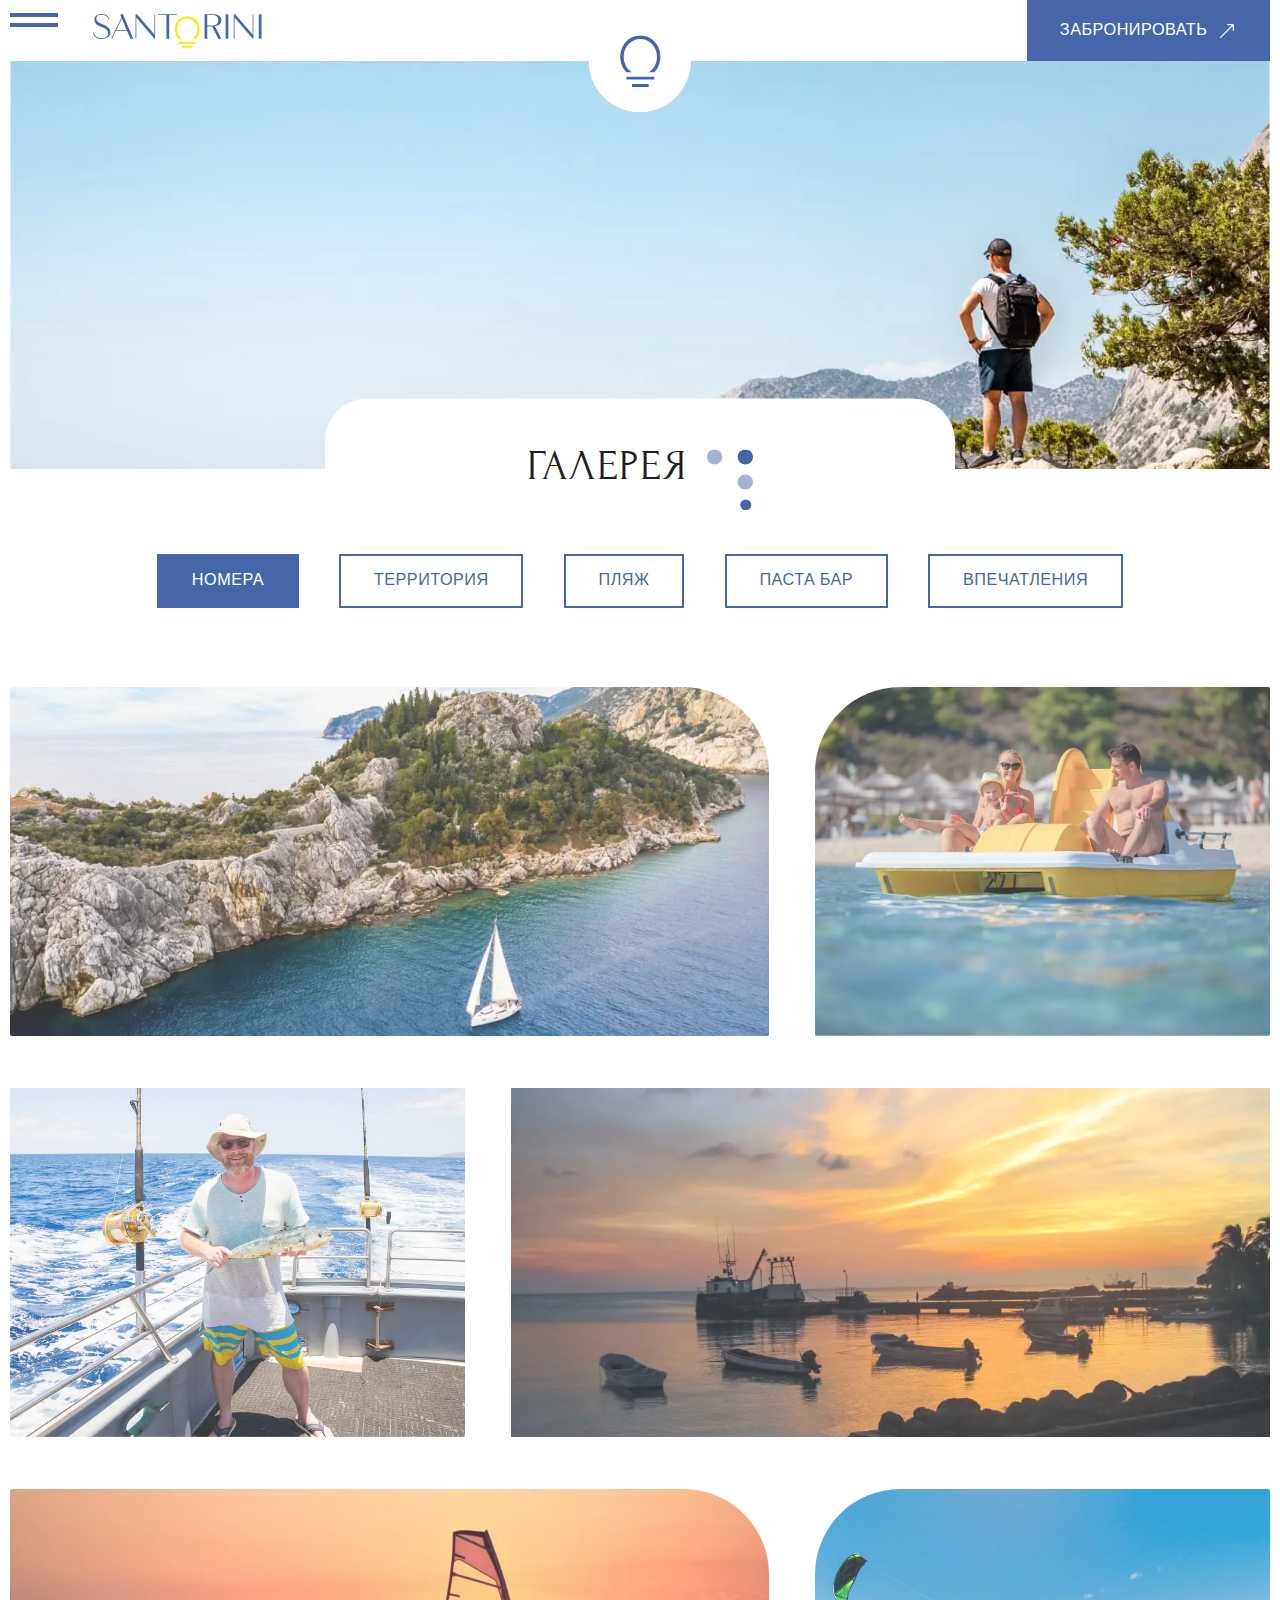
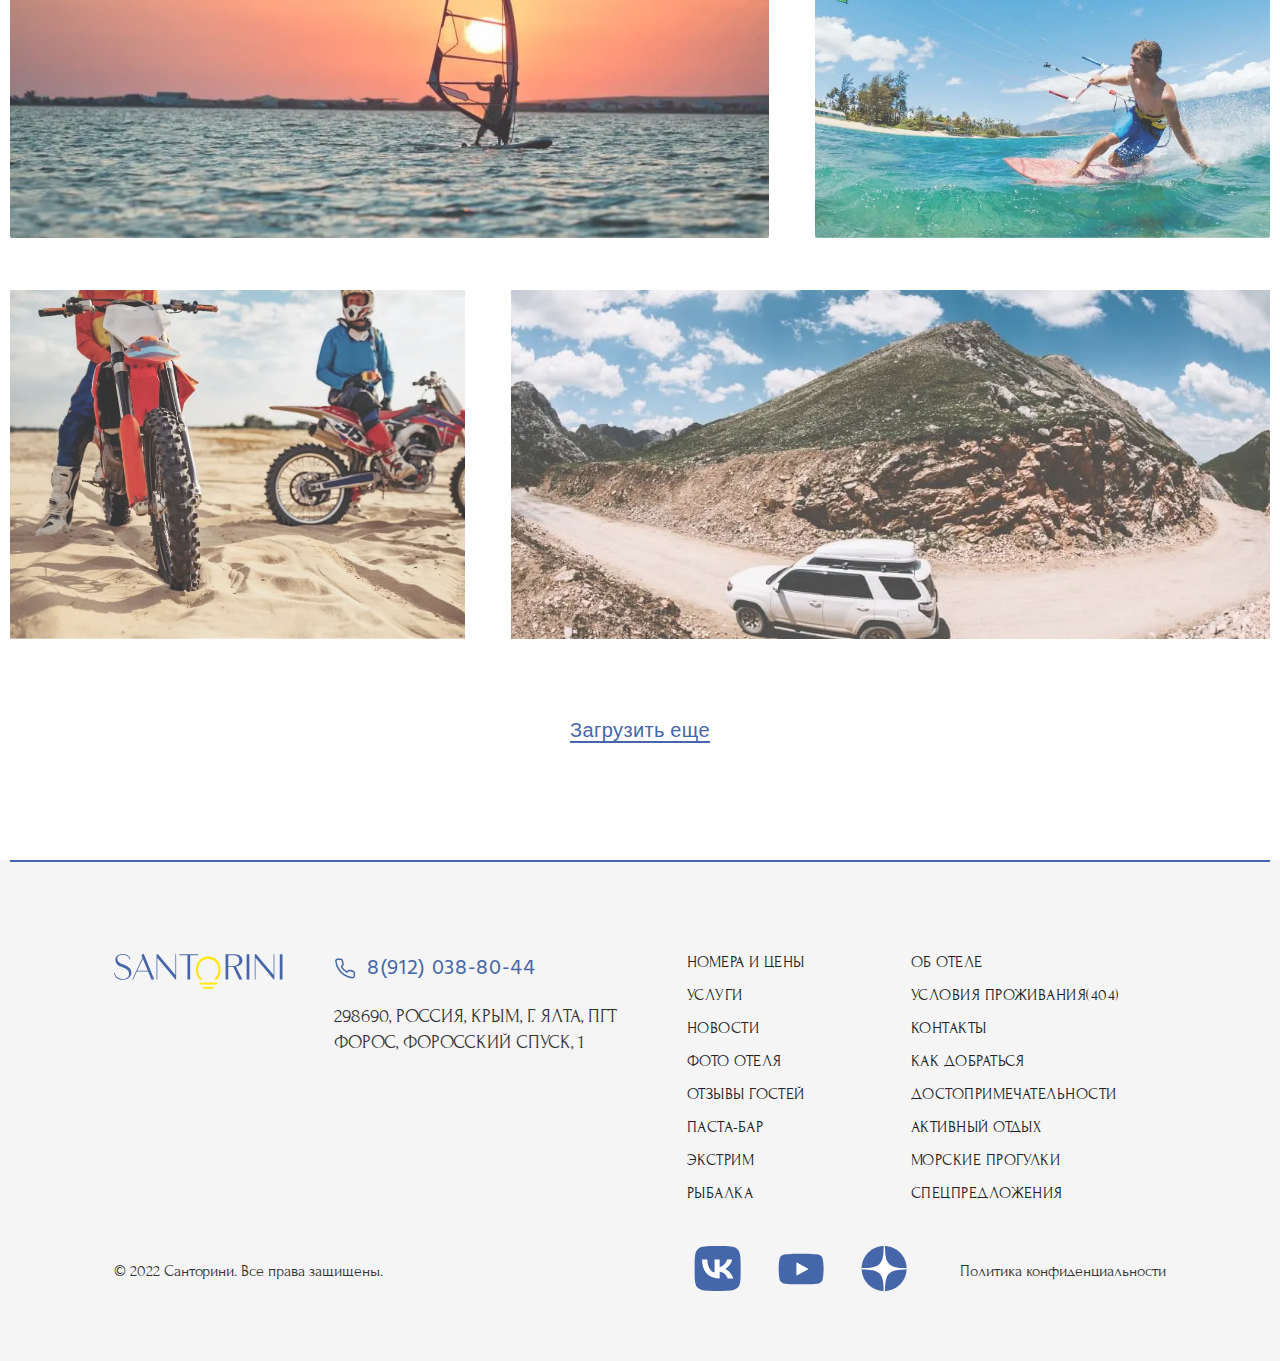
<file: page-gallery.html>
<!DOCTYPE html>
<html lang="ru">
<head>
   <meta charset="UTF-8">
   <meta http-equiv="X-UA-Compatible" content="IE=edge">
   <meta name="viewport" content="width=device-width, initial-scale=1.0">
   <meta name="format-detection" content="telephone=no">
   <link rel="shortcut icon" href="img/favicon-1.svg" type="image/x-icon">
   <link rel="stylesheet" href="css/style.min.css?_v=20220907225359">
   <title>Галерея</title>
</head>
 
<body>
   <header class="header">
   <nav class="header__menu menu spollers">
      <div class="container">
         <div class="menu__body">
            <div class="menu__content">
               <ul class="menu__list">
                  <li class="menu__link"><a href="rooms.html">Номера и цены</a></li>
                  <li class="menu__link">
                     <a href="404.html">Об отеле</a>
                     <span class="menu__link-mark mark" data-smpb="menu-about">
                        <svg width="18" height="10" viewBox="0 0 18 10" fill="none" xmlns="http://www.w3.org/2000/svg">
                           <path fill-rule="evenodd" clip-rule="evenodd" d="M1.08966 1.17295C0.747947 1.51466 0.747947 2.06868 1.08966 2.41039L8.38132 9.70206C8.72303 10.0438 9.27705 10.0438 9.61876 9.70206L16.9104 2.41039C17.2521 2.06868 17.2521 1.51466 16.9104 1.17295C16.5687 0.831245 16.0147 0.831245 15.673 1.17295L9.00004 7.8459L2.32709 1.17295C1.98538 0.831245 1.43136 0.831245 1.08966 1.17295Z" fill="#333333"/>
                        </svg>
                     </span>
                     <ul class="menu__sub-list" data-smpc="menu-about">
                        <li class="menu__sub-list-link"><a href="404.html">Услуги</a></li>
                        <li class="menu__sub-list-link"><a href="404.html">Условия проживания(404)</a></li>
                        <li class="menu__sub-list-link"><a href="news.html">Новости</a></li>
                        <li class="menu__sub-list-link"><a href="contact.html">Контакты</a></li>  
                     </ul>
                  </li>
                  <li class="menu__link menu__sub-list-link"><a href="404.html">Услуги</a></li>
                  <li class="menu__link menu__sub-list-link"><a href="404.html">Условия проживания(404)</a></li>
                  <li class="menu__link menu__sub-list-link"><a href="news.html">Новости</a></li>
                  <li class="menu__link menu__sub-list-link"><a href="contact.html">Контакты</a></li>
                  <li class="menu__link"><a href="page-gallery.html">Фото отеля</a></li>
                  <li class="menu__link"><a href="route.html">Как добраться</a></li>
                  <li class="menu__link"><a href="comments.html">Отзывы гостей</a></li>
                  <li class="menu__link"><a href="404.html">Достопримечательности</a></li>
                  <li class="menu__link"><a href="404.html">Паста бар</a></li>
                  <li class="menu__link ">
                     <a href="active-leisure.html">Активный отдых</a>
                     <span class="menu__link-mark mark" data-smpb="activ">
                        <svg width="18" height="10" viewBox="0 0 18 10" fill="none" xmlns="http://www.w3.org/2000/svg">
                           <path fill-rule="evenodd" clip-rule="evenodd" d="M1.08966 1.17295C0.747947 1.51466 0.747947 2.06868 1.08966 2.41039L8.38132 9.70206C8.72303 10.0438 9.27705 10.0438 9.61876 9.70206L16.9104 2.41039C17.2521 2.06868 17.2521 1.51466 16.9104 1.17295C16.5687 0.831245 16.0147 0.831245 15.673 1.17295L9.00004 7.8459L2.32709 1.17295C1.98538 0.831245 1.43136 0.831245 1.08966 1.17295Z" fill="#333333"/>
                        </svg>
                     </span>
                     <ul class="menu__sub-list" data-smpc="activ">
                        <li class="menu__sub-list-link"><a href="404.html">ЭКСТРИМ</a></li>
                        <li class="menu__sub-list-link"><a href="404.html">МОРСКИЕ ПРОГУЛКИ</a></li>
                        <li class="menu__sub-list-link"><a href="404.html">РЫБАЛКА</a></li>
                     </ul>
                  </li>
                  <li class="menu__link menu__sub-list-link"><a href="404.html">ЭКСТРИМ</a></li>
                  <li class="menu__link menu__sub-list-link"><a href="404.html">МОРСКИЕ ПРОГУЛКИ</a></li>
                  <li class="menu__link menu__sub-list-link"><a href="404.html">РЫБАЛКА</a></li>
                  <li class="menu__link"><a class="nav-link" href="index.html#offers">Спецпредложения</a></li>
                  <li><a href="booking.html" class="menu__button button">
                     <span>ЗАБРОНИРОВАТЬ</span>
                     <svg class="button__arrow arrow arrow--white" width="33" height="16" viewBox="0 0 33 16" fill="none" xmlns="http://www.w3.org/2000/svg">
                        <path d="M31.4277 6.97559C31.98 6.97559 32.4277 7.4233 32.4277 7.97559C32.4277 8.52787 31.98 8.97559 31.4277 8.97559V6.97559ZM1.02214 8.68269C0.631618 8.29217 0.631618 7.659 1.02214 7.26848L7.3861 0.904518C7.77663 0.513994 8.40979 0.513994 8.80032 0.904518C9.19084 1.29504 9.19084 1.92821 8.80032 2.31873L3.14346 7.97559L8.80032 13.6324C9.19084 14.023 9.19084 14.6561 8.80032 15.0467C8.40979 15.4372 7.77663 15.4372 7.3861 15.0467L1.02214 8.68269ZM31.4277 8.97559L1.72925 8.97559V6.97559L31.4277 6.97559V8.97559Z" fill="white"/>
                     </svg>
                  </a> </li>
               </ul>
            </div>
            <div class="menu__contacts contacts">
               <a href="tel:89120388044" class="contacts__phone">
                  <svg width="18" height="17" viewBox="0 0 18 17" fill="none" xmlns="http://www.w3.org/2000/svg">
                     <path d="M16.4434 12.4862V14.7362C16.4443 14.9451 16.4015 15.1518 16.3178 15.3432C16.2341 15.5346 16.1114 15.7064 15.9575 15.8476C15.8036 15.9888 15.6219 16.0963 15.424 16.1632C15.2261 16.2302 15.0165 16.255 14.8084 16.2362C12.5006 15.9854 10.2837 15.1968 8.33593 13.9337C6.5238 12.7822 4.98743 11.2458 3.83593 9.43372C2.56841 7.47712 1.77961 5.24946 1.53343 2.93122C1.51469 2.72382 1.53934 2.51479 1.60581 2.31743C1.67228 2.12008 1.77911 1.93873 1.91951 1.78493C2.0599 1.63113 2.23078 1.50825 2.42127 1.42411C2.61176 1.33997 2.81769 1.29641 3.02593 1.29622H5.27593C5.63991 1.29263 5.99278 1.42152 6.26875 1.65886C6.54473 1.89621 6.72499 2.2258 6.77593 2.58622C6.8709 3.30627 7.04702 4.01326 7.30093 4.69372C7.40184 4.96216 7.42368 5.2539 7.36386 5.53438C7.30404 5.81485 7.16508 6.0723 6.96343 6.27622L6.01093 7.22872C7.0786 9.10637 8.63327 10.661 10.5109 11.7287L11.4634 10.7762C11.6673 10.5746 11.9248 10.4356 12.2053 10.3758C12.4857 10.316 12.7775 10.3378 13.0459 10.4387C13.7264 10.6926 14.4334 10.8687 15.1534 10.9637C15.5178 11.0151 15.8505 11.1986 16.0883 11.4793C16.3262 11.7601 16.4526 12.1184 16.4434 12.4862Z" stroke="#4567AA" stroke-width="1.2" stroke-linecap="round" stroke-linejoin="round"/>
                  </svg>
                  <span>8(912) 038-80-44</span>
               </a>
               <span class="contacts__adress">
                  298690, Россия, Крым, г. Ялта, пгт Форос, Форосский спуск, 1
               </span>
            </div>
            <div class="menu__social social">
               <a href="#!" class="social__vk">
                  <svg width="47" height="46" viewBox="0 0 47 46" fill="none" xmlns="http://www.w3.org/2000/svg">
                     <g>
                     <path d="M0.624023 21.6166C0.624023 11.4342 0.624023 6.3431 3.85756 3.17985C7.09111 0.0166016 12.2954 0.0166016 22.704 0.0166016H24.544C34.9527 0.0166016 40.1569 0.0166016 43.3905 3.17985C46.624 6.3431 46.624 11.4342 46.624 21.6166V23.4166C46.624 33.599 46.624 38.6901 43.3905 41.8534C40.1569 45.0166 34.9527 45.0166 24.544 45.0166H22.704C12.2954 45.0166 7.09111 45.0166 3.85756 41.8534C0.624023 38.6901 0.624023 33.599 0.624023 23.4166V21.6166Z" fill="#4567AA"/>
                     <path d="M25.0212 32.4166C14.3341 32.4166 8.23837 25.322 7.98438 13.5166H13.3377C13.5136 22.1815 17.4601 25.8517 20.5862 26.6085V13.5166H25.6271V20.9896C28.7141 20.668 31.957 17.2625 33.0511 13.5166H38.0919C37.2518 18.1328 33.735 21.5382 31.2341 22.9382C33.735 24.0734 37.7404 27.0436 39.2644 32.4166H33.7154C32.5236 28.822 29.5542 26.0409 25.6271 25.6625V32.4166H25.0212Z" fill="white"/>
                     </g>
                     <defs>
                     <clipPath>
                     <rect width="46" height="45" fill="white" transform="translate(0.624023 0.0166016)"/>
                     </clipPath>
                     </defs>
                  </svg>
               </a>
               <a href="#!" class="social__youtube">
                  <svg width="46" height="46" viewBox="0 0 46 46" fill="none" xmlns="http://www.w3.org/2000/svg">
                     <g>
                     <path d="M44.6746 12.4939C44.4186 11.5697 43.9171 10.7271 43.2205 10.0503C42.5239 9.37357 41.6565 8.88644 40.7052 8.63768C37.2018 7.71655 23.124 7.71655 23.124 7.71655C23.124 7.71655 9.04621 7.71655 5.54283 8.63768C4.59151 8.88644 3.72414 9.37357 3.02752 10.0503C2.33089 10.7271 1.82946 11.5697 1.5734 12.4939C0.919236 15.9649 0.601791 19.4879 0.625233 23.0166C0.601791 26.5452 0.919236 30.0682 1.5734 33.5392C1.82946 34.4634 2.33089 35.306 3.02752 35.9828C3.72414 36.6595 4.59151 37.1467 5.54283 37.3954C9.04621 38.3165 23.124 38.3165 23.124 38.3165C23.124 38.3165 37.2018 38.3165 40.7052 37.3954C41.6565 37.1467 42.5239 36.6595 43.2205 35.9828C43.9171 35.306 44.4186 34.4634 44.6746 33.5392C45.3288 30.0682 45.6463 26.5452 45.6228 23.0166C45.6463 19.4879 45.3288 15.9649 44.6746 12.4939ZM18.6243 29.5737V16.4594L30.3076 23.0166L18.6243 29.5737Z" fill="#4567AA"/>
                     <path d="M18.624 29.5767V16.4564L30.324 23.0166L18.624 29.5767Z" fill="white"/>
                     </g>
                     <defs>
                     <clipPath>
                     <rect width="45" height="45" fill="white" transform="translate(0.624023 0.516602)"/>
                     </clipPath>
                     </defs>
                  </svg>
               </a>
               <a href="#!" class="social__zen">
                  <svg width="46" height="46" viewBox="0 0 46 46" fill="none" xmlns="http://www.w3.org/2000/svg">
                     <g>
                     <path d="M0.624023 22.5166C0.624023 10.0902 10.6976 0.0166016 23.124 0.0166016C35.5504 0.0166016 45.624 10.0902 45.624 22.5166C45.624 34.943 35.5504 45.0166 23.124 45.0166C10.6976 45.0166 0.624023 34.943 0.624023 22.5166Z" fill="#4567AA"/>
                     <path fill-rule="evenodd" clip-rule="evenodd" d="M22.6687 0.0166016C22.5624 9.27326 21.9571 14.4537 18.5091 17.9017C15.0611 21.3497 9.88068 21.955 0.624023 22.0613V23.4046C9.88068 23.5109 15.0611 24.1162 18.5091 27.5642C21.903 30.958 22.5427 36.0305 22.6633 45.0166H24.0174C24.138 36.0305 24.7777 30.958 28.1716 27.5642C31.5655 24.1703 36.6379 23.5305 45.624 23.41V22.0558C36.6379 21.9353 31.5655 21.2956 28.1716 17.9017C24.7236 14.4537 24.1183 9.27326 24.0121 0.0166016H22.6687Z" fill="white"/>
                     </g>
                     <defs>
                     <clipPath>
                     <rect width="45" height="45" fill="white" transform="translate(0.624023 0.0166016)"/>
                     </clipPath>
                     </defs>
                  </svg>
               </a>
            </div>
         </div>
      </div>
   </nav>
   <div class="container">
      <div class="header__body">
         <div class="header__burger menu-burger"></div>
         <a href="index.html" class="header__logo main-logo">
            <img src="img/Logo.svg" alt="logo">
         </a>
         <a href="booking.html" class="header__button button">
            <span>ЗАБРОНИРОВАТЬ</span>
            <svg class="button__arrow arrow arrow--white" width="33" height="16" viewBox="0 0 33 16" fill="none" xmlns="http://www.w3.org/2000/svg">
               <path d="M31.4277 6.97559C31.98 6.97559 32.4277 7.4233 32.4277 7.97559C32.4277 8.52787 31.98 8.97559 31.4277 8.97559V6.97559ZM1.02214 8.68269C0.631618 8.29217 0.631618 7.659 1.02214 7.26848L7.3861 0.904518C7.77663 0.513994 8.40979 0.513994 8.80032 0.904518C9.19084 1.29504 9.19084 1.92821 8.80032 2.31873L3.14346 7.97559L8.80032 13.6324C9.19084 14.023 9.19084 14.6561 8.80032 15.0467C8.40979 15.4372 7.77663 15.4372 7.3861 15.0467L1.02214 8.68269ZM31.4277 8.97559L1.72925 8.97559V6.97559L31.4277 6.97559V8.97559Z" fill="white"/>
            </svg>
         </a>
         <div class="header__decor">
            <img src="img/Logo-round.svg" alt="decor">
         </div>
      </div> 
   </div>
</header>
    
   <main class="page-gallery">
      <div class="container">
         <section class="page-gallery__header header-block">
            <div class="header-block__bg">
               <picture><source srcset="img/active-leisure/header.webp" type="image/webp"><img src="img/active-leisure/header.jpg" alt="picture"></picture>
            </div>
            <div class="route__label header-block__label">
               <h1 class="header-block__title section-title">Галерея</h1>
               <img src="img/page/numbers-decor-gallery.svg" alt="decor">
            </div>
         </section>
         <section class="page-gallery__body tabs">
            <div class="page-gallery__content">
               <nav class="page-gallery__sections">
                  <button class="page-gallery__button button button--white active" data-smpb="numbers"><span>номера</span></button>
                  <button class="page-gallery__button button button--white" data-smpb="territory"><span>территория</span></button>
                  <button class="page-gallery__button button button--white" data-smpb="beach"><span>пляж</span></button>
                  <button class="page-gallery__button button button--white" data-smpb="bar"><span>паста бар</span></button>
                  <button class="page-gallery__button button button--white" data-smpb="impressions"><span>впечатления</span></button>
               </nav>
               <div class="page-gallery__main-gallery main-gallery active" data-smpc="numbers">
                  <div class="recreation__content">
                     <div class="recreation__row main-gallery__row">
                        <article class="recreation__item service service--big brad-right">
                           <a href="service.html" class="service__img">
                              <picture><source srcset="img/page/services/item2-1.webp" type="image/webp"><img src="img/page/services/item2-1.jpg" alt="Картинка"></picture>
                           </a>
                         </article>
                        <article class="recreation__item service service--small brad-left">
                           <a href="service.html" class="service__img">
                              <picture><source srcset="img/page/services/item2-2.webp" type="image/webp"><img src="img/page/services/item2-2.jpg" alt="Картинка"></picture>
                           </a>
                         </article>
                     </div>
                     <div class="recreation__row main-gallery__row">
                        <article class="recreation__item service service--small">
                           <a href="service.html" class="service__img">
                              <picture><source srcset="img/page/services/item2-3.webp" type="image/webp"><img src="img/page/services/item2-3.jpg" alt="Картинка"></picture>
                           </a>
                         </article>
                        <article class="recreation__item service service--big">
                          <a href="service.html" class="service__img">
                             <picture><source srcset="img/page/services/item2-4.webp" type="image/webp"><img src="img/page/services/item2-4.jpg" alt="Картинка"></picture>
                          </a>
                        </article>
                     </div>
                     <div class="recreation__row main-gallery__row">
                        <article class="recreation__item service service--big brad-right">
                          <a href="service.html" class="service__img">
                             <picture><source srcset="img/page/services/item1-1.webp" type="image/webp"><img src="img/page/services/item1-1.jpg" alt="Картинка"></picture>
                          </a>
                        </article>
                        <article class="recreation__item service service--small brad-left">
                          <a href="service.html" class="service__img">
                             <picture><source srcset="img/page/services/item1-2.webp" type="image/webp"><img src="img/page/services/item1-2.jpg" alt="Картинка"></picture>
                          </a>
                        </article>
                     </div>
                     <div class="recreation__row main-gallery__row">
                        <article class="recreation__item service service--small">
                           <a href="service.html" class="service__img">
                              <picture><source srcset="img/page/services/item1-3.webp" type="image/webp"><img src="img/page/services/item1-3.jpg" alt="Картинка"></picture>
                           </a>
                         </article>
                        <article class="recreation__item service service--big">
                          <a href="service.html" class="service__img">
                             <picture><source srcset="img/page/services/item1-4.webp" type="image/webp"><img src="img/page/services/item1-4.jpg" alt="Картинка"></picture>
                          </a>
                        </article>
                     </div>
                     <div class="recreation__row main-gallery__row hidden">
                        <article class="recreation__item service service--big brad-right">
                          <a href="service.html" class="service__img">
                             <picture><source srcset="img/page/services/item1-1.webp" type="image/webp"><img src="img/page/services/item1-1.jpg" alt="Картинка"></picture>
                          </a>
                        </article>
                        <article class="recreation__item service service--small brad-left">
                          <a href="service.html" class="service__img">
                             <picture><source srcset="img/page/services/item1-2.webp" type="image/webp"><img src="img/page/services/item1-2.jpg" alt="Картинка"></picture>
                          </a>
                        </article>
                     </div>
                     <div class="recreation__row main-gallery__row hidden">
                        <article class="recreation__item service service--small">
                           <a href="service.html" class="service__img">
                              <picture><source srcset="img/page/services/item1-3.webp" type="image/webp"><img src="img/page/services/item1-3.jpg" alt="Картинка"></picture>
                           </a>
                         </article>
                        <article class="recreation__item service service--big">
                          <a href="service.html" class="service__img">
                             <picture><source srcset="img/page/services/item1-4.webp" type="image/webp"><img src="img/page/services/item1-4.jpg" alt="Картинка"></picture>
                          </a>
                        </article>
                     </div>
                     <div class="recreation__row main-gallery__row hidden">
                        <article class="recreation__item service service--big brad-right">
                           <a href="service.html" class="service__img">
                              <picture><source srcset="img/page/services/item2-1.webp" type="image/webp"><img src="img/page/services/item2-1.jpg" alt="Картинка"></picture>
                           </a>
                         </article>
                        <article class="recreation__item service service--small brad-left">
                           <a href="service.html" class="service__img">
                              <picture><source srcset="img/page/services/item2-2.webp" type="image/webp"><img src="img/page/services/item2-2.jpg" alt="Картинка"></picture>
                           </a>
                         </article>
                     </div>
                     <div class="recreation__row main-gallery__row hidden">
                        <article class="recreation__item service service--small">
                           <a href="service.html" class="service__img">
                              <picture><source srcset="img/page/services/item2-3.webp" type="image/webp"><img src="img/page/services/item2-3.jpg" alt="Картинка"></picture>
                           </a>
                         </article>
                        <article class="recreation__item service service--big">
                          <a href="service.html" class="service__img">
                             <picture><source srcset="img/page/services/item2-4.webp" type="image/webp"><img src="img/page/services/item2-4.jpg" alt="Картинка"></picture>
                          </a>
                        </article>
                     </div>
                  </div>
                  <a href="#!" class="active-leisure__show-more">Загрузить еще</a>
               </div>
               <div class="page-gallery__main-gallery main-gallery" data-smpc="territory">
                  <div class="recreation__content">
                     <div class="recreation__row main-gallery__row">
                        <article class="recreation__item service service--big brad-right">
                          <a href="service.html" class="service__img">
                             <picture><source srcset="img/page/services/item1-1.webp" type="image/webp"><img src="img/page/services/item1-1.jpg" alt="Картинка"></picture>
                          </a>
                        </article>
                        <article class="recreation__item service service--small brad-left">
                          <a href="service.html" class="service__img">
                             <picture><source srcset="img/page/services/item1-2.webp" type="image/webp"><img src="img/page/services/item1-2.jpg" alt="Картинка"></picture>
                          </a>
                        </article>
                     </div>
                     <div class="recreation__row main-gallery__row">
                        <article class="recreation__item service service--small">
                           <a href="service.html" class="service__img">
                              <picture><source srcset="img/page/services/item1-3.webp" type="image/webp"><img src="img/page/services/item1-3.jpg" alt="Картинка"></picture>
                           </a>
                         </article>
                        <article class="recreation__item service service--big">
                          <a href="service.html" class="service__img">
                             <picture><source srcset="img/page/services/item1-4.webp" type="image/webp"><img src="img/page/services/item1-4.jpg" alt="Картинка"></picture>
                          </a>
                        </article>
                     </div>
                     <div class="recreation__row main-gallery__row">
                        <article class="recreation__item service service--big brad-right">
                           <a href="service.html" class="service__img">
                              <picture><source srcset="img/page/services/item2-1.webp" type="image/webp"><img src="img/page/services/item2-1.jpg" alt="Картинка"></picture>
                           </a>
                         </article>
                        <article class="recreation__item service service--small brad-left">
                           <a href="service.html" class="service__img">
                              <picture><source srcset="img/page/services/item2-2.webp" type="image/webp"><img src="img/page/services/item2-2.jpg" alt="Картинка"></picture>
                           </a>
                         </article>
                     </div>
                     <div class="recreation__row main-gallery__row">
                        <article class="recreation__item service service--small">
                           <a href="service.html" class="service__img">
                              <picture><source srcset="img/page/services/item2-3.webp" type="image/webp"><img src="img/page/services/item2-3.jpg" alt="Картинка"></picture>
                           </a>
                         </article>
                        <article class="recreation__item service service--big">
                          <a href="service.html" class="service__img">
                             <picture><source srcset="img/page/services/item2-4.webp" type="image/webp"><img src="img/page/services/item2-4.jpg" alt="Картинка"></picture>
                          </a>
                        </article>
                     </div>
                     <div class="recreation__row main-gallery__row hidden">
                        <article class="recreation__item service service--big brad-right">
                          <a href="service.html" class="service__img">
                             <picture><source srcset="img/page/services/item1-1.webp" type="image/webp"><img src="img/page/services/item1-1.jpg" alt="Картинка"></picture>
                          </a>
                        </article>
                        <article class="recreation__item service service--small brad-left">
                          <a href="service.html" class="service__img">
                             <picture><source srcset="img/page/services/item1-2.webp" type="image/webp"><img src="img/page/services/item1-2.jpg" alt="Картинка"></picture>
                          </a>
                        </article>
                     </div>
                     <div class="recreation__row main-gallery__row hidden">
                        <article class="recreation__item service service--small">
                           <a href="service.html" class="service__img">
                              <picture><source srcset="img/page/services/item1-3.webp" type="image/webp"><img src="img/page/services/item1-3.jpg" alt="Картинка"></picture>
                           </a>
                         </article>
                        <article class="recreation__item service service--big">
                          <a href="service.html" class="service__img">
                             <picture><source srcset="img/page/services/item1-4.webp" type="image/webp"><img src="img/page/services/item1-4.jpg" alt="Картинка"></picture>
                          </a>
                        </article>
                     </div>
                     <div class="recreation__row main-gallery__row hidden">
                        <article class="recreation__item service service--big brad-right">
                           <a href="service.html" class="service__img">
                              <picture><source srcset="img/page/services/item2-1.webp" type="image/webp"><img src="img/page/services/item2-1.jpg" alt="Картинка"></picture>
                           </a>
                         </article>
                        <article class="recreation__item service service--small brad-left">
                           <a href="service.html" class="service__img">
                              <picture><source srcset="img/page/services/item2-2.webp" type="image/webp"><img src="img/page/services/item2-2.jpg" alt="Картинка"></picture>
                           </a>
                         </article>
                     </div>
                     <div class="recreation__row main-gallery__row hidden">
                        <article class="recreation__item service service--small">
                           <a href="service.html" class="service__img">
                              <picture><source srcset="img/page/services/item2-3.webp" type="image/webp"><img src="img/page/services/item2-3.jpg" alt="Картинка"></picture>
                           </a>
                         </article>
                        <article class="recreation__item service service--big">
                          <a href="service.html" class="service__img">
                             <picture><source srcset="img/page/services/item2-4.webp" type="image/webp"><img src="img/page/services/item2-4.jpg" alt="Картинка"></picture>
                          </a>
                        </article>
                     </div>
                  </div>
                  <a href="#!" class="active-leisure__show-more">Загрузить еще</a>
               </div>
            </div>
         </section>
      </div>
   </main>
   <footer class="footer">
   <div class="container">
      <div class="footer__body">
         <div class="footer__content">
            <div class="footer__column">
               <a href="#!" class="footer__logo main-logo">
                  <img src="img/Logo.svg" alt="logo">
               </a>
               <div class="footer__contacts contacts">
                  <a href="tel:89120388044" class="contacts__phone">
                     <svg width="18" height="17" viewBox="0 0 18 17" fill="none" xmlns="http://www.w3.org/2000/svg">
                        <path d="M16.4434 12.4862V14.7362C16.4443 14.9451 16.4015 15.1518 16.3178 15.3432C16.2341 15.5346 16.1114 15.7064 15.9575 15.8476C15.8036 15.9888 15.6219 16.0963 15.424 16.1632C15.2261 16.2302 15.0165 16.255 14.8084 16.2362C12.5006 15.9854 10.2837 15.1968 8.33593 13.9337C6.5238 12.7822 4.98743 11.2458 3.83593 9.43372C2.56841 7.47712 1.77961 5.24946 1.53343 2.93122C1.51469 2.72382 1.53934 2.51479 1.60581 2.31743C1.67228 2.12008 1.77911 1.93873 1.91951 1.78493C2.0599 1.63113 2.23078 1.50825 2.42127 1.42411C2.61176 1.33997 2.81769 1.29641 3.02593 1.29622H5.27593C5.63991 1.29263 5.99278 1.42152 6.26875 1.65886C6.54473 1.89621 6.72499 2.2258 6.77593 2.58622C6.8709 3.30627 7.04702 4.01326 7.30093 4.69372C7.40184 4.96216 7.42368 5.2539 7.36386 5.53438C7.30404 5.81485 7.16508 6.0723 6.96343 6.27622L6.01093 7.22872C7.0786 9.10637 8.63327 10.661 10.5109 11.7287L11.4634 10.7762C11.6673 10.5746 11.9248 10.4356 12.2053 10.3758C12.4857 10.316 12.7775 10.3378 13.0459 10.4387C13.7264 10.6926 14.4334 10.8687 15.1534 10.9637C15.5178 11.0151 15.8505 11.1986 16.0883 11.4793C16.3262 11.7601 16.4526 12.1184 16.4434 12.4862Z" stroke="#4567AA" stroke-width="1.2" stroke-linecap="round" stroke-linejoin="round"/>
                     </svg>
                     <span>8(912) 038-80-44</span>
                  </a>
                  <span class="contacts__adress">
                     298690, Россия, Крым, г. Ялта, пгт Форос, Форосский спуск, 1
                  </span>
                  <div class="footer__open">
                     <div class="footer__burger menu-burger"></div>
                     <span>открыть меню</span>
                  </div>
               </div>
            </div>
            <nav class="footer__nav">
               <ul class="footer__list">
                  <li class="footer__link"><a href="rooms.html">Номера и цены</a></li>
                  <li class="footer__link"><a href="404.html">Об отеле</a></li>
                  <li class="footer__link"><a href="404.html">Услуги</a></li>
                  <li class="footer__link"><a href="404.html">Условия проживания(404)</a></li>
                  <li class="footer__link"><a href="news.html">Новости</a></li>
                  <li class="footer__link"><a href="contact.html">Контакты</a></li>
                  <li class="footer__link"><a href="page-gallery.html">Фото отеля</a></li>
                  <li class="footer__link"><a href="route.html">Как добраться</a></li>
                  <li class="footer__link"><a href="comments.html">Отзывы гостей</a></li>
                  <li class="footer__link"><a href="404.html">Достопримечательности</a></li>
                  <li class="footer__link"><a href="404.html">паста-бар</a></li>
                  <li class="footer__link"><a href="active-leisure.html">Активный отдых</a></li>
                  <li class="footer__link"><a href="404.html">эКСТРИМ</a></li>
                  <li class="footer__link"><a href="404.html">МОРСКИЕ ПРОГУЛКИ</a></li>
                  <li class="footer__link"><a href="404.html">рЫБАЛКА</a></li>
                  <li class="footer__link"><a class="nav-link" href="index.html#offers">Спецпредложения</a></li>
               </ul>
            </nav>
            <div class="footer__footer">
               <span>© 2022 Cанторини. Все права защищены.</span>
               <div class="footer__social social">
                  <a href="#!" class="social__vk">
                     <svg width="47" height="46" viewBox="0 0 47 46" fill="none" xmlns="http://www.w3.org/2000/svg">
                        <path d="M0.624023 21.6166C0.624023 11.4342 0.624023 6.3431 3.85756 3.17985C7.09111 0.0166016 12.2954 0.0166016 22.704 0.0166016H24.544C34.9527 0.0166016 40.1569 0.0166016 43.3905 3.17985C46.624 6.3431 46.624 11.4342 46.624 21.6166V23.4166C46.624 33.599 46.624 38.6901 43.3905 41.8534C40.1569 45.0166 34.9527 45.0166 24.544 45.0166H22.704C12.2954 45.0166 7.09111 45.0166 3.85756 41.8534C0.624023 38.6901 0.624023 33.599 0.624023 23.4166V21.6166Z" fill="#4567AA"/>
                        <path d="M25.0212 32.4166C14.3341 32.4166 8.23837 25.322 7.98438 13.5166H13.3377C13.5136 22.1815 17.4601 25.8517 20.5862 26.6085V13.5166H25.6271V20.9896C28.7141 20.668 31.957 17.2625 33.0511 13.5166H38.0919C37.2518 18.1328 33.735 21.5382 31.2341 22.9382C33.735 24.0734 37.7404 27.0436 39.2644 32.4166H33.7154C32.5236 28.822 29.5542 26.0409 25.6271 25.6625V32.4166H25.0212Z" fill="white"/>
                        <defs>
                        <clipPath>
                        <rect width="46" height="45" fill="white" transform="translate(0.624023 0.0166016)"/>
                        </clipPath>
                        </defs>
                     </svg>
                  </a>
                  <a href="#!" class="social__youtube">
                     <svg width="46" height="46" viewBox="0 0 46 46" fill="none" xmlns="http://www.w3.org/2000/svg">
                        <path d="M44.6746 12.4939C44.4186 11.5697 43.9171 10.7271 43.2205 10.0503C42.5239 9.37357 41.6565 8.88644 40.7052 8.63768C37.2018 7.71655 23.124 7.71655 23.124 7.71655C23.124 7.71655 9.04621 7.71655 5.54283 8.63768C4.59151 8.88644 3.72414 9.37357 3.02752 10.0503C2.33089 10.7271 1.82946 11.5697 1.5734 12.4939C0.919236 15.9649 0.601791 19.4879 0.625233 23.0166C0.601791 26.5452 0.919236 30.0682 1.5734 33.5392C1.82946 34.4634 2.33089 35.306 3.02752 35.9828C3.72414 36.6595 4.59151 37.1467 5.54283 37.3954C9.04621 38.3165 23.124 38.3165 23.124 38.3165C23.124 38.3165 37.2018 38.3165 40.7052 37.3954C41.6565 37.1467 42.5239 36.6595 43.2205 35.9828C43.9171 35.306 44.4186 34.4634 44.6746 33.5392C45.3288 30.0682 45.6463 26.5452 45.6228 23.0166C45.6463 19.4879 45.3288 15.9649 44.6746 12.4939ZM18.6243 29.5737V16.4594L30.3076 23.0166L18.6243 29.5737Z" fill="#4567AA"/>
                        <path d="M18.624 29.5767V16.4564L30.324 23.0166L18.624 29.5767Z" fill="white"/>
                        <defs>
                        <clipPath>
                        <rect width="45" height="45" fill="white" transform="translate(0.624023 0.516602)"/>
                        </clipPath>
                        </defs>
                     </svg>
                  </a>
                  <a href="#!" class="social__zen">
                     <svg width="46" height="46" viewBox="0 0 46 46" fill="none" xmlns="http://www.w3.org/2000/svg">
                        <path d="M0.624023 22.5166C0.624023 10.0902 10.6976 0.0166016 23.124 0.0166016C35.5504 0.0166016 45.624 10.0902 45.624 22.5166C45.624 34.943 35.5504 45.0166 23.124 45.0166C10.6976 45.0166 0.624023 34.943 0.624023 22.5166Z" fill="#4567AA"/>
                        <path fill-rule="evenodd" clip-rule="evenodd" d="M22.6687 0.0166016C22.5624 9.27326 21.9571 14.4537 18.5091 17.9017C15.0611 21.3497 9.88068 21.955 0.624023 22.0613V23.4046C9.88068 23.5109 15.0611 24.1162 18.5091 27.5642C21.903 30.958 22.5427 36.0305 22.6633 45.0166H24.0174C24.138 36.0305 24.7777 30.958 28.1716 27.5642C31.5655 24.1703 36.6379 23.5305 45.624 23.41V22.0558C36.6379 21.9353 31.5655 21.2956 28.1716 17.9017C24.7236 14.4537 24.1183 9.27326 24.0121 0.0166016H22.6687Z" fill="white"/>
                        <defs>
                        <clipPath>
                        <rect width="45" height="45" fill="white" transform="translate(0.624023 0.0166016)"/>
                        </clipPath>
                        </defs>
                     </svg>
                  </a>
               </div>
               <span>Политика конфиденциальности</span>
            </div>
         </div>
      </div>
   </div>
</footer>
   
   <script src="js/index.min.js?_v=20220907225359"></script>
</body>
</html>
</file>
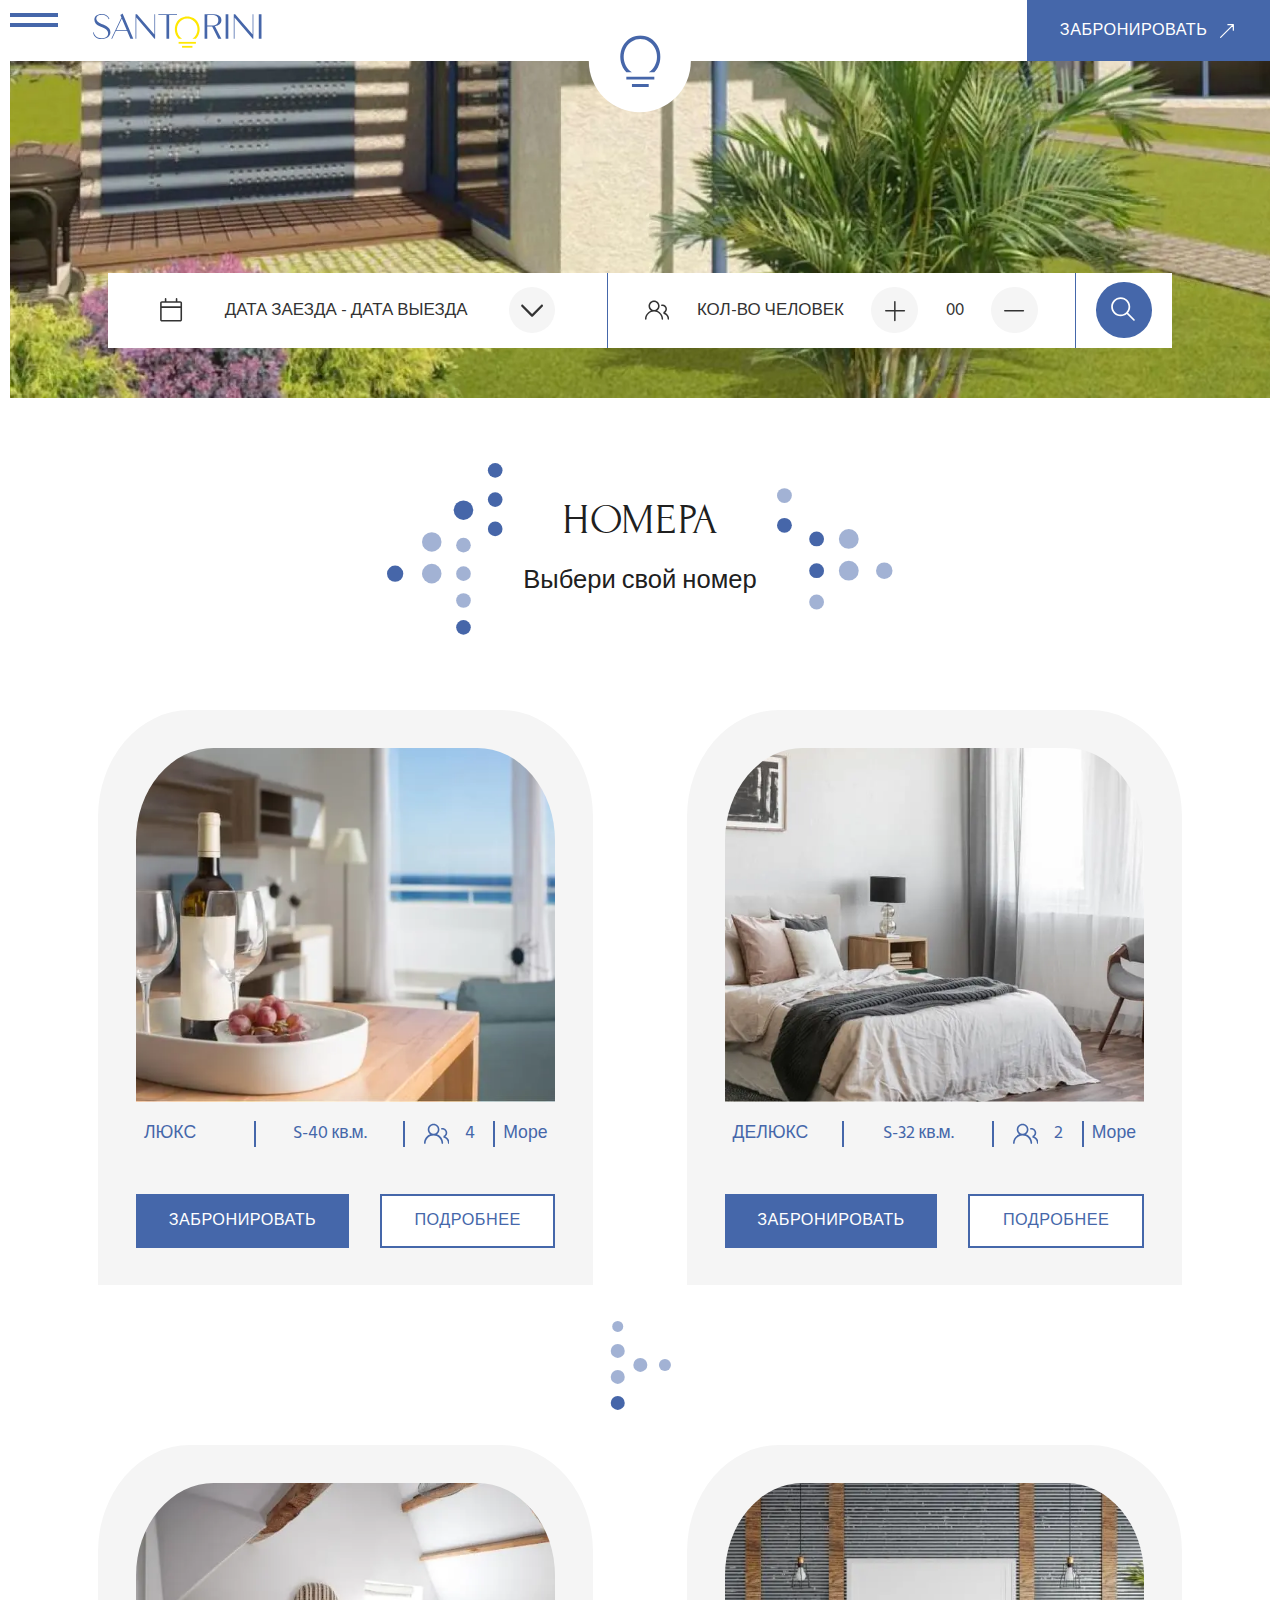
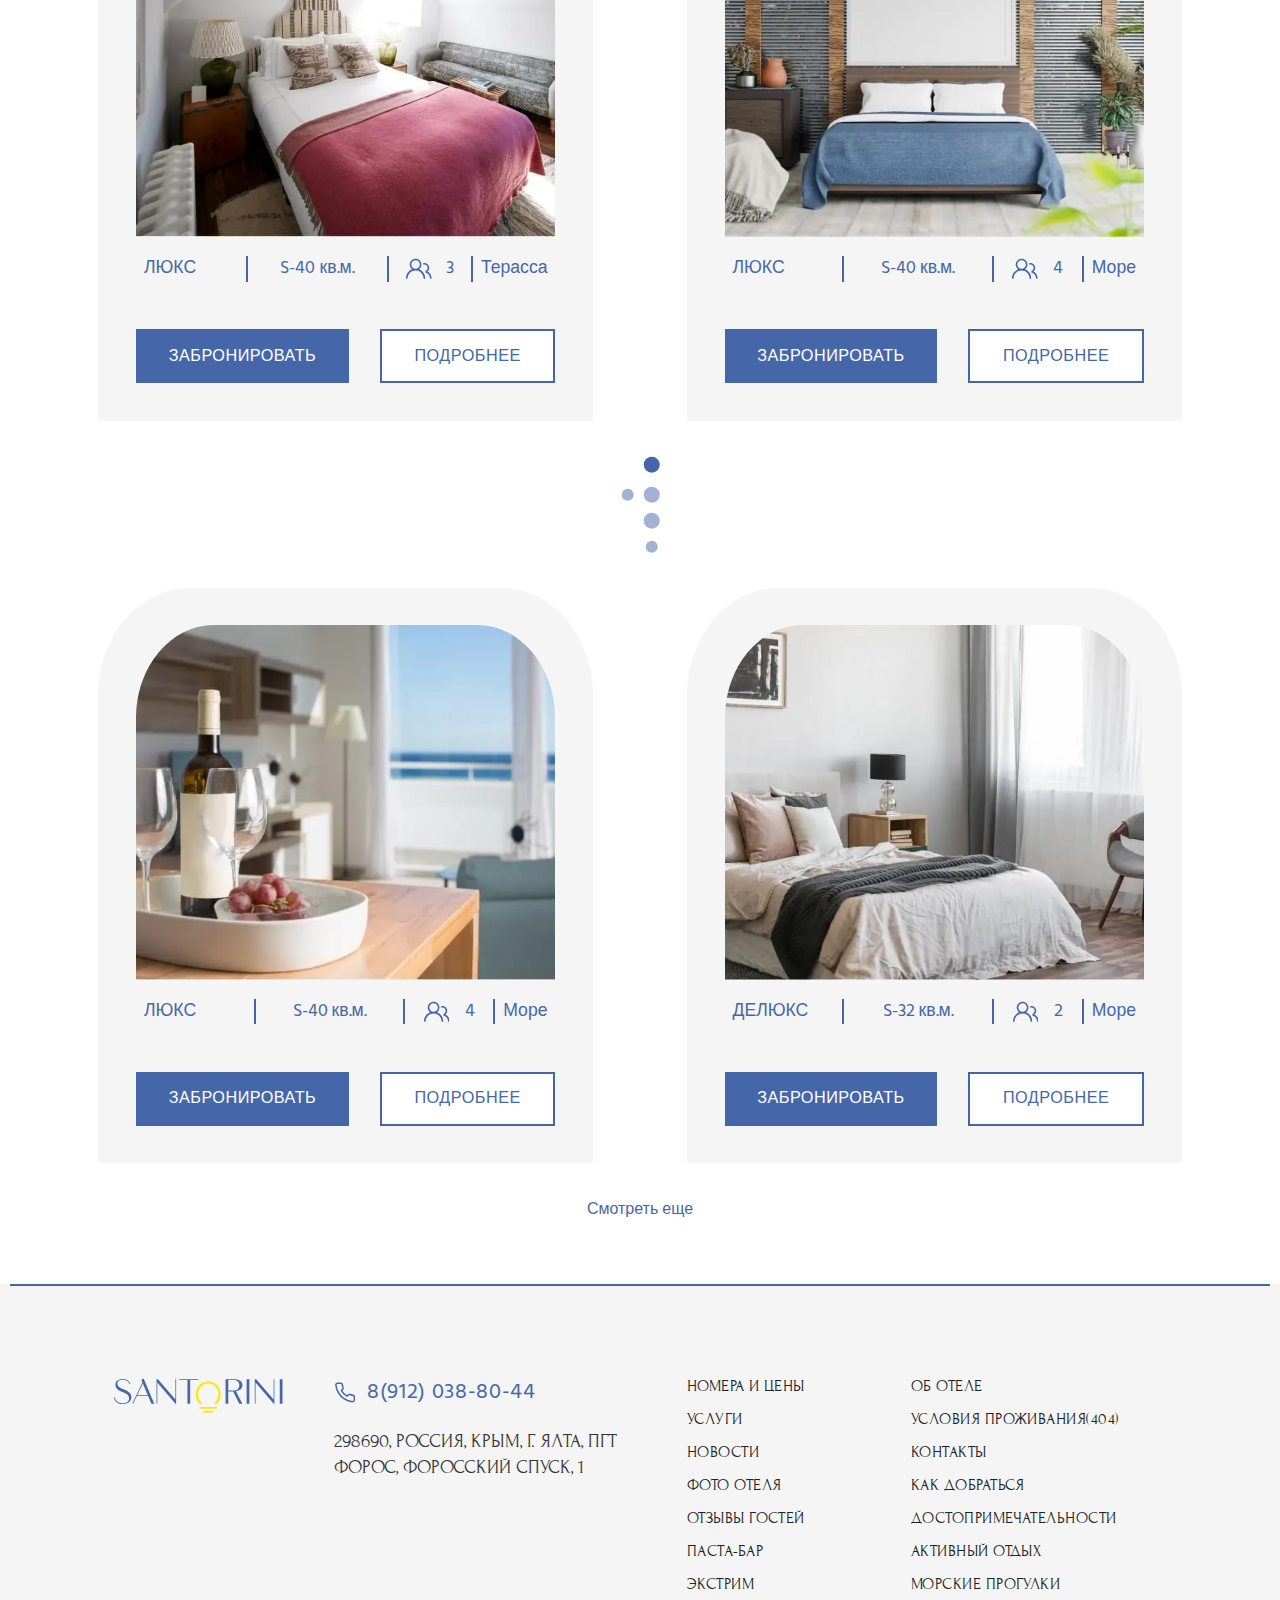
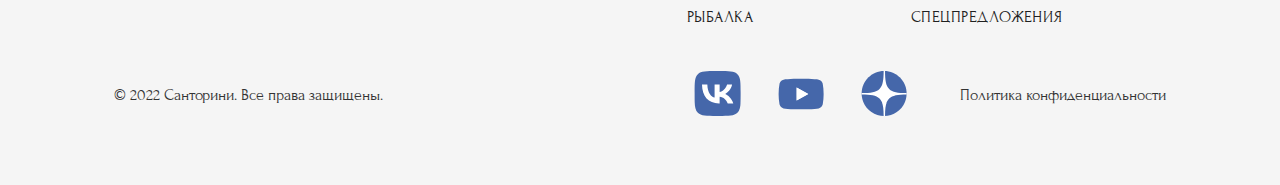
<file: rooms.html>
<!DOCTYPE html>
<html lang="ru">
<head>
   <meta charset="UTF-8">
   <meta http-equiv="X-UA-Compatible" content="IE=edge">
   <meta name="viewport" content="width=device-width, initial-scale=1.0">
   <meta name="format-detection" content="telephone=no">
   <link rel="shortcut icon" href="img/favicon-1.svg" type="image/x-icon">
   <link rel="stylesheet" href="css/style.min.css?_v=20220907225359">
   <title>Наши номера</title>
</head>

<body>
   <header class="header">
   <nav class="header__menu menu spollers">
      <div class="container">
         <div class="menu__body">
            <div class="menu__content">
               <ul class="menu__list">
                  <li class="menu__link"><a href="rooms.html">Номера и цены</a></li>
                  <li class="menu__link">
                     <a href="404.html">Об отеле</a>
                     <span class="menu__link-mark mark" data-smpb="menu-about">
                        <svg width="18" height="10" viewBox="0 0 18 10" fill="none" xmlns="http://www.w3.org/2000/svg">
                           <path fill-rule="evenodd" clip-rule="evenodd" d="M1.08966 1.17295C0.747947 1.51466 0.747947 2.06868 1.08966 2.41039L8.38132 9.70206C8.72303 10.0438 9.27705 10.0438 9.61876 9.70206L16.9104 2.41039C17.2521 2.06868 17.2521 1.51466 16.9104 1.17295C16.5687 0.831245 16.0147 0.831245 15.673 1.17295L9.00004 7.8459L2.32709 1.17295C1.98538 0.831245 1.43136 0.831245 1.08966 1.17295Z" fill="#333333"/>
                        </svg>
                     </span>
                     <ul class="menu__sub-list" data-smpc="menu-about">
                        <li class="menu__sub-list-link"><a href="404.html">Услуги</a></li>
                        <li class="menu__sub-list-link"><a href="404.html">Условия проживания(404)</a></li>
                        <li class="menu__sub-list-link"><a href="news.html">Новости</a></li>
                        <li class="menu__sub-list-link"><a href="contact.html">Контакты</a></li>  
                     </ul>
                  </li>
                  <li class="menu__link menu__sub-list-link"><a href="404.html">Услуги</a></li>
                  <li class="menu__link menu__sub-list-link"><a href="404.html">Условия проживания(404)</a></li>
                  <li class="menu__link menu__sub-list-link"><a href="news.html">Новости</a></li>
                  <li class="menu__link menu__sub-list-link"><a href="contact.html">Контакты</a></li>
                  <li class="menu__link"><a href="page-gallery.html">Фото отеля</a></li>
                  <li class="menu__link"><a href="route.html">Как добраться</a></li>
                  <li class="menu__link"><a href="comments.html">Отзывы гостей</a></li>
                  <li class="menu__link"><a href="404.html">Достопримечательности</a></li>
                  <li class="menu__link"><a href="404.html">Паста бар</a></li>
                  <li class="menu__link ">
                     <a href="active-leisure.html">Активный отдых</a>
                     <span class="menu__link-mark mark" data-smpb="activ">
                        <svg width="18" height="10" viewBox="0 0 18 10" fill="none" xmlns="http://www.w3.org/2000/svg">
                           <path fill-rule="evenodd" clip-rule="evenodd" d="M1.08966 1.17295C0.747947 1.51466 0.747947 2.06868 1.08966 2.41039L8.38132 9.70206C8.72303 10.0438 9.27705 10.0438 9.61876 9.70206L16.9104 2.41039C17.2521 2.06868 17.2521 1.51466 16.9104 1.17295C16.5687 0.831245 16.0147 0.831245 15.673 1.17295L9.00004 7.8459L2.32709 1.17295C1.98538 0.831245 1.43136 0.831245 1.08966 1.17295Z" fill="#333333"/>
                        </svg>
                     </span>
                     <ul class="menu__sub-list" data-smpc="activ">
                        <li class="menu__sub-list-link"><a href="404.html">ЭКСТРИМ</a></li>
                        <li class="menu__sub-list-link"><a href="404.html">МОРСКИЕ ПРОГУЛКИ</a></li>
                        <li class="menu__sub-list-link"><a href="404.html">РЫБАЛКА</a></li>
                     </ul>
                  </li>
                  <li class="menu__link menu__sub-list-link"><a href="404.html">ЭКСТРИМ</a></li>
                  <li class="menu__link menu__sub-list-link"><a href="404.html">МОРСКИЕ ПРОГУЛКИ</a></li>
                  <li class="menu__link menu__sub-list-link"><a href="404.html">РЫБАЛКА</a></li>
                  <li class="menu__link"><a class="nav-link" href="index.html#offers">Спецпредложения</a></li>
                  <li><a href="booking.html" class="menu__button button">
                     <span>ЗАБРОНИРОВАТЬ</span>
                     <svg class="button__arrow arrow arrow--white" width="33" height="16" viewBox="0 0 33 16" fill="none" xmlns="http://www.w3.org/2000/svg">
                        <path d="M31.4277 6.97559C31.98 6.97559 32.4277 7.4233 32.4277 7.97559C32.4277 8.52787 31.98 8.97559 31.4277 8.97559V6.97559ZM1.02214 8.68269C0.631618 8.29217 0.631618 7.659 1.02214 7.26848L7.3861 0.904518C7.77663 0.513994 8.40979 0.513994 8.80032 0.904518C9.19084 1.29504 9.19084 1.92821 8.80032 2.31873L3.14346 7.97559L8.80032 13.6324C9.19084 14.023 9.19084 14.6561 8.80032 15.0467C8.40979 15.4372 7.77663 15.4372 7.3861 15.0467L1.02214 8.68269ZM31.4277 8.97559L1.72925 8.97559V6.97559L31.4277 6.97559V8.97559Z" fill="white"/>
                     </svg>
                  </a> </li>
               </ul>
            </div>
            <div class="menu__contacts contacts">
               <a href="tel:89120388044" class="contacts__phone">
                  <svg width="18" height="17" viewBox="0 0 18 17" fill="none" xmlns="http://www.w3.org/2000/svg">
                     <path d="M16.4434 12.4862V14.7362C16.4443 14.9451 16.4015 15.1518 16.3178 15.3432C16.2341 15.5346 16.1114 15.7064 15.9575 15.8476C15.8036 15.9888 15.6219 16.0963 15.424 16.1632C15.2261 16.2302 15.0165 16.255 14.8084 16.2362C12.5006 15.9854 10.2837 15.1968 8.33593 13.9337C6.5238 12.7822 4.98743 11.2458 3.83593 9.43372C2.56841 7.47712 1.77961 5.24946 1.53343 2.93122C1.51469 2.72382 1.53934 2.51479 1.60581 2.31743C1.67228 2.12008 1.77911 1.93873 1.91951 1.78493C2.0599 1.63113 2.23078 1.50825 2.42127 1.42411C2.61176 1.33997 2.81769 1.29641 3.02593 1.29622H5.27593C5.63991 1.29263 5.99278 1.42152 6.26875 1.65886C6.54473 1.89621 6.72499 2.2258 6.77593 2.58622C6.8709 3.30627 7.04702 4.01326 7.30093 4.69372C7.40184 4.96216 7.42368 5.2539 7.36386 5.53438C7.30404 5.81485 7.16508 6.0723 6.96343 6.27622L6.01093 7.22872C7.0786 9.10637 8.63327 10.661 10.5109 11.7287L11.4634 10.7762C11.6673 10.5746 11.9248 10.4356 12.2053 10.3758C12.4857 10.316 12.7775 10.3378 13.0459 10.4387C13.7264 10.6926 14.4334 10.8687 15.1534 10.9637C15.5178 11.0151 15.8505 11.1986 16.0883 11.4793C16.3262 11.7601 16.4526 12.1184 16.4434 12.4862Z" stroke="#4567AA" stroke-width="1.2" stroke-linecap="round" stroke-linejoin="round"/>
                  </svg>
                  <span>8(912) 038-80-44</span>
               </a>
               <span class="contacts__adress">
                  298690, Россия, Крым, г. Ялта, пгт Форос, Форосский спуск, 1
               </span>
            </div>
            <div class="menu__social social">
               <a href="#!" class="social__vk">
                  <svg width="47" height="46" viewBox="0 0 47 46" fill="none" xmlns="http://www.w3.org/2000/svg">
                     <g>
                     <path d="M0.624023 21.6166C0.624023 11.4342 0.624023 6.3431 3.85756 3.17985C7.09111 0.0166016 12.2954 0.0166016 22.704 0.0166016H24.544C34.9527 0.0166016 40.1569 0.0166016 43.3905 3.17985C46.624 6.3431 46.624 11.4342 46.624 21.6166V23.4166C46.624 33.599 46.624 38.6901 43.3905 41.8534C40.1569 45.0166 34.9527 45.0166 24.544 45.0166H22.704C12.2954 45.0166 7.09111 45.0166 3.85756 41.8534C0.624023 38.6901 0.624023 33.599 0.624023 23.4166V21.6166Z" fill="#4567AA"/>
                     <path d="M25.0212 32.4166C14.3341 32.4166 8.23837 25.322 7.98438 13.5166H13.3377C13.5136 22.1815 17.4601 25.8517 20.5862 26.6085V13.5166H25.6271V20.9896C28.7141 20.668 31.957 17.2625 33.0511 13.5166H38.0919C37.2518 18.1328 33.735 21.5382 31.2341 22.9382C33.735 24.0734 37.7404 27.0436 39.2644 32.4166H33.7154C32.5236 28.822 29.5542 26.0409 25.6271 25.6625V32.4166H25.0212Z" fill="white"/>
                     </g>
                     <defs>
                     <clipPath>
                     <rect width="46" height="45" fill="white" transform="translate(0.624023 0.0166016)"/>
                     </clipPath>
                     </defs>
                  </svg>
               </a>
               <a href="#!" class="social__youtube">
                  <svg width="46" height="46" viewBox="0 0 46 46" fill="none" xmlns="http://www.w3.org/2000/svg">
                     <g>
                     <path d="M44.6746 12.4939C44.4186 11.5697 43.9171 10.7271 43.2205 10.0503C42.5239 9.37357 41.6565 8.88644 40.7052 8.63768C37.2018 7.71655 23.124 7.71655 23.124 7.71655C23.124 7.71655 9.04621 7.71655 5.54283 8.63768C4.59151 8.88644 3.72414 9.37357 3.02752 10.0503C2.33089 10.7271 1.82946 11.5697 1.5734 12.4939C0.919236 15.9649 0.601791 19.4879 0.625233 23.0166C0.601791 26.5452 0.919236 30.0682 1.5734 33.5392C1.82946 34.4634 2.33089 35.306 3.02752 35.9828C3.72414 36.6595 4.59151 37.1467 5.54283 37.3954C9.04621 38.3165 23.124 38.3165 23.124 38.3165C23.124 38.3165 37.2018 38.3165 40.7052 37.3954C41.6565 37.1467 42.5239 36.6595 43.2205 35.9828C43.9171 35.306 44.4186 34.4634 44.6746 33.5392C45.3288 30.0682 45.6463 26.5452 45.6228 23.0166C45.6463 19.4879 45.3288 15.9649 44.6746 12.4939ZM18.6243 29.5737V16.4594L30.3076 23.0166L18.6243 29.5737Z" fill="#4567AA"/>
                     <path d="M18.624 29.5767V16.4564L30.324 23.0166L18.624 29.5767Z" fill="white"/>
                     </g>
                     <defs>
                     <clipPath>
                     <rect width="45" height="45" fill="white" transform="translate(0.624023 0.516602)"/>
                     </clipPath>
                     </defs>
                  </svg>
               </a>
               <a href="#!" class="social__zen">
                  <svg width="46" height="46" viewBox="0 0 46 46" fill="none" xmlns="http://www.w3.org/2000/svg">
                     <g>
                     <path d="M0.624023 22.5166C0.624023 10.0902 10.6976 0.0166016 23.124 0.0166016C35.5504 0.0166016 45.624 10.0902 45.624 22.5166C45.624 34.943 35.5504 45.0166 23.124 45.0166C10.6976 45.0166 0.624023 34.943 0.624023 22.5166Z" fill="#4567AA"/>
                     <path fill-rule="evenodd" clip-rule="evenodd" d="M22.6687 0.0166016C22.5624 9.27326 21.9571 14.4537 18.5091 17.9017C15.0611 21.3497 9.88068 21.955 0.624023 22.0613V23.4046C9.88068 23.5109 15.0611 24.1162 18.5091 27.5642C21.903 30.958 22.5427 36.0305 22.6633 45.0166H24.0174C24.138 36.0305 24.7777 30.958 28.1716 27.5642C31.5655 24.1703 36.6379 23.5305 45.624 23.41V22.0558C36.6379 21.9353 31.5655 21.2956 28.1716 17.9017C24.7236 14.4537 24.1183 9.27326 24.0121 0.0166016H22.6687Z" fill="white"/>
                     </g>
                     <defs>
                     <clipPath>
                     <rect width="45" height="45" fill="white" transform="translate(0.624023 0.0166016)"/>
                     </clipPath>
                     </defs>
                  </svg>
               </a>
            </div>
         </div>
      </div>
   </nav>
   <div class="container">
      <div class="header__body">
         <div class="header__burger menu-burger"></div>
         <a href="index.html" class="header__logo main-logo">
            <img src="img/Logo.svg" alt="logo">
         </a>
         <a href="booking.html" class="header__button button">
            <span>ЗАБРОНИРОВАТЬ</span>
            <svg class="button__arrow arrow arrow--white" width="33" height="16" viewBox="0 0 33 16" fill="none" xmlns="http://www.w3.org/2000/svg">
               <path d="M31.4277 6.97559C31.98 6.97559 32.4277 7.4233 32.4277 7.97559C32.4277 8.52787 31.98 8.97559 31.4277 8.97559V6.97559ZM1.02214 8.68269C0.631618 8.29217 0.631618 7.659 1.02214 7.26848L7.3861 0.904518C7.77663 0.513994 8.40979 0.513994 8.80032 0.904518C9.19084 1.29504 9.19084 1.92821 8.80032 2.31873L3.14346 7.97559L8.80032 13.6324C9.19084 14.023 9.19084 14.6561 8.80032 15.0467C8.40979 15.4372 7.77663 15.4372 7.3861 15.0467L1.02214 8.68269ZM31.4277 8.97559L1.72925 8.97559V6.97559L31.4277 6.97559V8.97559Z" fill="white"/>
            </svg>
         </a>
         <div class="header__decor">
            <img src="img/Logo-round.svg" alt="decor">
         </div>
      </div> 
   </div>
</header>
    
   <main class="page-rooms">
      <section class="page-rooms__first first">
         <div class="container">
            <div class="page-rooms__body">
               <div class="page-rooms__bg">
                  <picture><source srcset="img/rooms/bg.webp" type="image/webp"><img src="img/rooms/bg.jpg" alt="decor"></picture>
               </div>
               <div class="page-rooms__search-form search-form">
                  <div class="search-form__data">
                     <svg width="26" height="27" viewBox="0 0 26 27" fill="none" xmlns="http://www.w3.org/2000/svg">
                        <path fill-rule="evenodd" clip-rule="evenodd" d="M6.875 0C7.35825 0 7.75 0.391751 7.75 0.875V3.5H18.25V0.875C18.25 0.391751 18.6418 0 19.125 0C19.6082 0 20 0.391751 20 0.875V3.5H23.2083C24.3359 3.5 25.25 4.41409 25.25 5.54167V24.2083C25.25 25.3359 24.3359 26.25 23.2083 26.25H2.79167C1.66409 26.25 0.75 25.3359 0.75 24.2083V5.54167C0.75 4.41409 1.66408 3.5 2.79167 3.5H6V0.875C6 0.391751 6.39175 0 6.875 0ZM2.79167 5.25C2.63058 5.25 2.5 5.38058 2.5 5.54167V9.33333H23.5V5.54167C23.5 5.38058 23.3694 5.25 23.2083 5.25H2.79167ZM23.5 11.0833H2.5V24.2083C2.5 24.3694 2.63058 24.5 2.79167 24.5H23.2083C23.3694 24.5 23.5 24.3694 23.5 24.2083V11.0833Z" fill="#333333"/>
                     </svg>
                     <span>дата заезда - дата выезда</span>
                     <button class="search-form__button">
                        <svg width="18" height="10" viewBox="0 0 18 10" fill="none" xmlns="http://www.w3.org/2000/svg">
                           <path fill-rule="evenodd" clip-rule="evenodd" d="M1.08966 1.17295C0.747947 1.51466 0.747947 2.06868 1.08966 2.41039L8.38132 9.70206C8.72303 10.0438 9.27705 10.0438 9.61876 9.70206L16.9104 2.41039C17.2521 2.06868 17.2521 1.51466 16.9104 1.17295C16.5687 0.831245 16.0147 0.831245 15.673 1.17295L9.00004 7.8459L2.32709 1.17295C1.98538 0.831245 1.43136 0.831245 1.08966 1.17295Z" fill="#333333"/>
                        </svg>
                     </button>
                  </div>
                  <div class="search-form__people">
                     <svg width="28" height="28" viewBox="0 0 28 28" fill="none" xmlns="http://www.w3.org/2000/svg">
                        <path fill-rule="evenodd" clip-rule="evenodd" d="M4.08348 9.33334C4.08348 5.78952 6.95626 2.91667 10.5001 2.91667C14.0438 2.91667 16.9166 5.78952 16.9166 9.33334C16.9166 11.5377 15.805 13.4825 14.1118 14.6377C18.0371 16.0757 20.8645 19.7901 20.9952 24.1823C21.0096 24.6653 20.6297 25.0686 20.1466 25.083C19.6636 25.0973 19.2604 24.7174 19.246 24.2344C19.1058 19.525 15.2436 15.75 10.4999 15.75C5.7563 15.75 1.89405 19.525 1.75389 24.2344C1.73952 24.7174 1.33628 25.0973 0.853249 25.083C0.370214 25.0686 -0.00970894 24.6653 0.00466737 24.1823C0.13539 19.7901 2.9629 16.0756 6.88822 14.6377C5.19503 13.4825 4.08348 11.5377 4.08348 9.33334ZM10.5001 4.66667C7.92279 4.66667 5.83348 6.756 5.83348 9.33334C5.83348 11.9107 7.92279 14 10.5001 14C13.0773 14 15.1666 11.9107 15.1666 9.33334C15.1666 6.756 13.0773 4.66667 10.5001 4.66667Z" fill="#333333"/>
                        <path d="M20.1717 9.33334C19.9994 9.33334 19.8305 9.3456 19.6657 9.36917C19.1873 9.4376 18.744 9.10526 18.6756 8.62688C18.6072 8.1485 18.9395 7.70522 19.4179 7.6368C19.6645 7.60153 19.9163 7.58334 20.1717 7.58334C23.0905 7.58334 25.4566 9.94953 25.4566 12.8683C25.4566 14.5901 24.6331 16.1185 23.3609 17.0828C26.0809 18.3021 27.9766 21.0329 27.9766 24.2083C27.9766 24.6916 27.5849 25.0833 27.1016 25.0833C26.6184 25.0833 26.2266 24.6916 26.2266 24.2083C26.2266 21.4715 24.4102 19.1566 21.9151 18.4079L21.2916 18.2208V16.2655L21.7703 16.0223C22.9212 15.4375 23.7066 14.2439 23.7066 12.8683C23.7066 10.916 22.124 9.33334 20.1717 9.33334Z" fill="#333333"/>
                     </svg>
                     <span>кол-во человек</span>
                     <button class="search-form__button">
                        <svg width="24" height="24" viewBox="0 0 24 24" fill="none" xmlns="http://www.w3.org/2000/svg">
                           <path fill-rule="evenodd" clip-rule="evenodd" d="M11.75 23C11.3358 23 11 22.6642 11 22.25L11 3.75C11 3.33579 11.3358 3 11.75 3C12.1642 3 12.5 3.33579 12.5 3.75L12.5 22.25C12.5 22.6642 12.1642 23 11.75 23Z" fill="#333333"/>
                           <path fill-rule="evenodd" clip-rule="evenodd" d="M2 12.75C2 12.3358 2.33579 12 2.75 12H21.25C21.6642 12 22 12.3358 22 12.75C22 13.1642 21.6642 13.5 21.25 13.5H2.75C2.33579 13.5 2 13.1642 2 12.75Z" fill="#333333"/>
                        </svg>   
                     </button>
                     <span class="search-form__counter">00</span>
                     <button class="search-form__button">
                        <svg width="24" height="24" viewBox="0 0 24 24" fill="none" xmlns="http://www.w3.org/2000/svg">
                           <path fill-rule="evenodd" clip-rule="evenodd" d="M2 12.75C2 12.3358 2.33579 12 2.75 12H21.25C21.6642 12 22 12.3358 22 12.75C22 13.1642 21.6642 13.5 21.25 13.5H2.75C2.33579 13.5 2 13.1642 2 12.75Z" fill="#333333"/>
                        </svg>
                     </button>
                  </div>
                  <button class="search-form__search">
                     <svg width="30" height="30" viewBox="0 0 30 30" fill="none" xmlns="http://www.w3.org/2000/svg">
                        <path fill-rule="evenodd" clip-rule="evenodd" d="M11.5625 1.25C5.86706 1.25 1.25 5.86706 1.25 11.5625C1.25 17.2579 5.86706 21.875 11.5625 21.875C14.0727 21.875 16.3733 20.9782 18.1616 19.4874L25.2746 26.6004C25.6407 26.9665 26.2343 26.9665 26.6004 26.6004C26.9665 26.2343 26.9665 25.6407 26.6004 25.2746L19.4874 18.1616C20.9782 16.3733 21.875 14.0727 21.875 11.5625C21.875 5.86706 17.2579 1.25 11.5625 1.25ZM3.125 11.5625C3.125 6.9026 6.9026 3.125 11.5625 3.125C16.2224 3.125 20 6.9026 20 11.5625C20 16.2224 16.2224 20 11.5625 20C6.9026 20 3.125 16.2224 3.125 11.5625Z" fill="white"/>
                     </svg>
                  </button>
               </div>
            </div>
         </div>
      </section>
      <section class="page-rooms__rooms rooms">
         <div class="container">
            <div class="rooms__header">
               <div class="rooms__decor title-decor title-decor__decor--left">
                  <svg width="142" height="211" viewBox="0 0 142 211" fill="none" xmlns="http://www.w3.org/2000/svg">
                     <circle cx="133" cy="9.00024" r="9" transform="rotate(-180 133 9.00024)" fill="#4666A9"/>
                     <circle cx="133" cy="45.0002" r="9" transform="rotate(-180 133 45.0002)" fill="#4666A9"/>
                     <circle cx="133" cy="81.0002" r="9" transform="rotate(-180 133 81.0002)" fill="#4666A9"/>
                     <circle opacity="0.5" cx="94" cy="101" r="9" transform="rotate(-180 94 101)" fill="#4666A9"/>
                     <circle opacity="0.5" cx="94" cy="136" r="9" transform="rotate(-180 94 136)" fill="#4666A9"/>
                     <circle cx="94" cy="202" r="9" transform="rotate(-180 94 202)" fill="#4666A9"/>
                     <circle opacity="0.5" cx="94" cy="169" r="9" transform="rotate(-180 94 169)" fill="#4666A9"/>
                     <circle r="12" transform="matrix(-1 0 0 1 94 58.0002)" fill="#4666A9"/>
                     <circle opacity="0.5" r="12" transform="matrix(-1 0 0 1 55 97.0002)" fill="#4666A9"/>
                     <circle opacity="0.5" r="12" transform="matrix(-1 0 0 1 55 136)" fill="#4666A9"/>
                     <circle cx="10" cy="136" r="10" fill="#4666A9"/>
                  </svg>
               </div>
               <div class="rooms__title-block">
                  <h2 class="rooms__title section-title">Номера</h2>
                  <span class="rooms__sub-title">Выбери свой номер</span>
               </div>
               <div class="rooms__decor title-decor title-decor__decor--right">
                  <svg width="140" height="147" viewBox="0 0 140 147" fill="none" xmlns="http://www.w3.org/2000/svg">
                     <circle opacity="0.5" r="9" transform="matrix(1 0 0 -1 9 9.00024)" fill="#4666A9"/>
                     <circle r="9" transform="matrix(1 0 0 -1 9 45.0002)" fill="#4666A9"/>
                     <circle r="9" transform="matrix(1 0 0 -1 48 61.5002)" fill="#4666A9"/>
                     <circle r="9" transform="matrix(1 0 0 -1 48 100)" fill="#4666A9"/>
                     <circle opacity="0.5" cx="87" cy="61.5002" r="12" fill="#4666A9"/>
                     <circle opacity="0.5" cx="87" cy="100" r="12" fill="#4666A9"/>
                     <circle opacity="0.5" r="9" transform="matrix(1 0 0 -1 48 138)" fill="#4666A9"/>
                     <circle opacity="0.5" cx="130" cy="100" r="10" fill="#4666A9"/>
                  </svg>
               </div>
            </div>
            <div class="page-rooms__content">
               <article class="page-rooms__cart room-cart">
                  <div class="room-cart__body">
                     <a href="apartment.html" class="room-cart__img">
                        <picture><source srcset="img/page/rooms/room-1.webp" type="image/webp"><img src="img/page/rooms/room-1.jpg" alt="room"></picture>
                     </a>
                     <div class="room-cart__info-line room-info-line">
                        <div class="room-info-line__class">ЛЮКС</div>
                        <div class="room-info-line__square">S-40 кв.м.</div>
                        <div class="room-info-line__capacity">
                           <svg width="28" height="28" viewBox="0 0 28 28" fill="none" xmlns="http://www.w3.org/2000/svg">
                              <path fill-rule="evenodd" clip-rule="evenodd" d="M4.08348 9.33334C4.08348 5.78952 6.95626 2.91667 10.5001 2.91667C14.0438 2.91667 16.9166 5.78952 16.9166 9.33334C16.9166 11.5377 15.805 13.4825 14.1118 14.6377C18.0371 16.0757 20.8645 19.7901 20.9952 24.1823C21.0096 24.6653 20.6297 25.0686 20.1466 25.083C19.6636 25.0973 19.2604 24.7174 19.246 24.2344C19.1058 19.525 15.2436 15.75 10.4999 15.75C5.7563 15.75 1.89405 19.525 1.75389 24.2344C1.73952 24.7174 1.33628 25.0973 0.853249 25.083C0.370214 25.0686 -0.00970894 24.6653 0.00466737 24.1823C0.13539 19.7901 2.9629 16.0756 6.88822 14.6377C5.19503 13.4825 4.08348 11.5377 4.08348 9.33334ZM10.5001 4.66667C7.92279 4.66667 5.83348 6.756 5.83348 9.33334C5.83348 11.9107 7.92279 14 10.5001 14C13.0773 14 15.1666 11.9107 15.1666 9.33334C15.1666 6.756 13.0773 4.66667 10.5001 4.66667Z" fill="#4567AA"/>
                              <path d="M20.1717 9.33334C19.9994 9.33334 19.8305 9.3456 19.6657 9.36917C19.1873 9.4376 18.744 9.10526 18.6756 8.62688C18.6072 8.1485 18.9395 7.70522 19.4179 7.6368C19.6645 7.60153 19.9163 7.58334 20.1717 7.58334C23.0905 7.58334 25.4566 9.94953 25.4566 12.8683C25.4566 14.5901 24.6331 16.1185 23.3609 17.0828C26.0809 18.3021 27.9766 21.0329 27.9766 24.2083C27.9766 24.6916 27.5849 25.0833 27.1016 25.0833C26.6184 25.0833 26.2266 24.6916 26.2266 24.2083C26.2266 21.4715 24.4102 19.1566 21.9151 18.4079L21.2916 18.2208V16.2655L21.7703 16.0223C22.9212 15.4375 23.7066 14.2439 23.7066 12.8683C23.7066 10.916 22.124 9.33334 20.1717 9.33334Z" fill="#4567AA"/>
                           </svg>
                           <span>4</span>
                        </div>
                        <div class="room-info-line__view">Море</div>
                     </div>
                     <div class="room-cart__nav">
                        <a class="room-cart__button button" href="#!"><span>забронировать</span></a>
                        <a class="room-cart__button button button--white" href="apartment.html"><span>подробнее</span></a>
                     </div>
                  </div>
               </article>
               <article class="page-rooms__cart room-cart">
                  <div class="room-cart__body">
                     <a href="apartment.html" class="room-cart__img">
                        <picture><source srcset="img/page/rooms/room-2.webp" type="image/webp"><img src="img/page/rooms/room-2.jpg" alt="room"></picture>
                     </a>
                     <div class="room-cart__info-line room-info-line">
                        <div class="room-info-line__class">делюкс</div>
                        <div class="room-info-line__square">S-32 кв.м.</div>
                        <div class="room-info-line__capacity">
                           <svg width="28" height="28" viewBox="0 0 28 28" fill="none" xmlns="http://www.w3.org/2000/svg">
                              <path fill-rule="evenodd" clip-rule="evenodd" d="M4.08348 9.33334C4.08348 5.78952 6.95626 2.91667 10.5001 2.91667C14.0438 2.91667 16.9166 5.78952 16.9166 9.33334C16.9166 11.5377 15.805 13.4825 14.1118 14.6377C18.0371 16.0757 20.8645 19.7901 20.9952 24.1823C21.0096 24.6653 20.6297 25.0686 20.1466 25.083C19.6636 25.0973 19.2604 24.7174 19.246 24.2344C19.1058 19.525 15.2436 15.75 10.4999 15.75C5.7563 15.75 1.89405 19.525 1.75389 24.2344C1.73952 24.7174 1.33628 25.0973 0.853249 25.083C0.370214 25.0686 -0.00970894 24.6653 0.00466737 24.1823C0.13539 19.7901 2.9629 16.0756 6.88822 14.6377C5.19503 13.4825 4.08348 11.5377 4.08348 9.33334ZM10.5001 4.66667C7.92279 4.66667 5.83348 6.756 5.83348 9.33334C5.83348 11.9107 7.92279 14 10.5001 14C13.0773 14 15.1666 11.9107 15.1666 9.33334C15.1666 6.756 13.0773 4.66667 10.5001 4.66667Z" fill="#4567AA"/>
                              <path d="M20.1717 9.33334C19.9994 9.33334 19.8305 9.3456 19.6657 9.36917C19.1873 9.4376 18.744 9.10526 18.6756 8.62688C18.6072 8.1485 18.9395 7.70522 19.4179 7.6368C19.6645 7.60153 19.9163 7.58334 20.1717 7.58334C23.0905 7.58334 25.4566 9.94953 25.4566 12.8683C25.4566 14.5901 24.6331 16.1185 23.3609 17.0828C26.0809 18.3021 27.9766 21.0329 27.9766 24.2083C27.9766 24.6916 27.5849 25.0833 27.1016 25.0833C26.6184 25.0833 26.2266 24.6916 26.2266 24.2083C26.2266 21.4715 24.4102 19.1566 21.9151 18.4079L21.2916 18.2208V16.2655L21.7703 16.0223C22.9212 15.4375 23.7066 14.2439 23.7066 12.8683C23.7066 10.916 22.124 9.33334 20.1717 9.33334Z" fill="#4567AA"/>
                           </svg>
                           <span>2</span>
                        </div>
                        <div class="room-info-line__view">Море</div>
                     </div>
                     <div class="room-cart__nav">
                        <a class="room-cart__button button" href="#!"><span>забронировать</span></a>
                        <a class="room-cart__button button button--white" href="apartment.html"><span>подробнее</span></a>
                     </div>
                  </div>
               </article>
            </div>
            <div class="page-rooms__decor page-rooms__decor--right">
               <img src="img/rooms/decor-1.svg" alt="decor">
            </div> 
            <div class="page-rooms__content">
               <article class="page-rooms__cart room-cart">
                  <div class="room-cart__body">
                     <a href="#!" class="room-cart__img">
                        <picture><source srcset="img/page/rooms/room-3.webp" type="image/webp"><img src="img/page/rooms/room-3.jpg" alt="room"></picture>
                     </a>
                     <div class="room-cart__info-line room-info-line">
                        <div class="room-info-line__class">ЛЮКС</div>
                        <div class="room-info-line__square">S-40 кв.м.</div>
                        <div class="room-info-line__capacity">
                           <svg width="28" height="28" viewBox="0 0 28 28" fill="none" xmlns="http://www.w3.org/2000/svg">
                              <path fill-rule="evenodd" clip-rule="evenodd" d="M4.08348 9.33334C4.08348 5.78952 6.95626 2.91667 10.5001 2.91667C14.0438 2.91667 16.9166 5.78952 16.9166 9.33334C16.9166 11.5377 15.805 13.4825 14.1118 14.6377C18.0371 16.0757 20.8645 19.7901 20.9952 24.1823C21.0096 24.6653 20.6297 25.0686 20.1466 25.083C19.6636 25.0973 19.2604 24.7174 19.246 24.2344C19.1058 19.525 15.2436 15.75 10.4999 15.75C5.7563 15.75 1.89405 19.525 1.75389 24.2344C1.73952 24.7174 1.33628 25.0973 0.853249 25.083C0.370214 25.0686 -0.00970894 24.6653 0.00466737 24.1823C0.13539 19.7901 2.9629 16.0756 6.88822 14.6377C5.19503 13.4825 4.08348 11.5377 4.08348 9.33334ZM10.5001 4.66667C7.92279 4.66667 5.83348 6.756 5.83348 9.33334C5.83348 11.9107 7.92279 14 10.5001 14C13.0773 14 15.1666 11.9107 15.1666 9.33334C15.1666 6.756 13.0773 4.66667 10.5001 4.66667Z" fill="#4567AA"/>
                              <path d="M20.1717 9.33334C19.9994 9.33334 19.8305 9.3456 19.6657 9.36917C19.1873 9.4376 18.744 9.10526 18.6756 8.62688C18.6072 8.1485 18.9395 7.70522 19.4179 7.6368C19.6645 7.60153 19.9163 7.58334 20.1717 7.58334C23.0905 7.58334 25.4566 9.94953 25.4566 12.8683C25.4566 14.5901 24.6331 16.1185 23.3609 17.0828C26.0809 18.3021 27.9766 21.0329 27.9766 24.2083C27.9766 24.6916 27.5849 25.0833 27.1016 25.0833C26.6184 25.0833 26.2266 24.6916 26.2266 24.2083C26.2266 21.4715 24.4102 19.1566 21.9151 18.4079L21.2916 18.2208V16.2655L21.7703 16.0223C22.9212 15.4375 23.7066 14.2439 23.7066 12.8683C23.7066 10.916 22.124 9.33334 20.1717 9.33334Z" fill="#4567AA"/>
                           </svg>
                           <span>3</span>
                        </div>
                        <div class="room-info-line__view">Терасса</div>
                     </div>
                     <div class="room-cart__nav">
                        <a class="room-cart__button button" href="#!"><span>забронировать</span></a>
                        <a class="room-cart__button button button--white" href="#!"><span>подробнее</span></a>
                     </div>
                  </div>
               </article>
               <article class="page-rooms__cart room-cart">
                  <div class="room-cart__body">
                     <a href="#!" class="room-cart__img">
                        <picture><source srcset="img/page/rooms/room-4.webp" type="image/webp"><img src="img/page/rooms/room-4.jpg" alt="room"></picture>
                     </a>
                     <div class="room-cart__info-line room-info-line">
                        <div class="room-info-line__class">ЛЮКС</div>
                        <div class="room-info-line__square">S-40 кв.м.</div>
                        <div class="room-info-line__capacity">
                           <svg width="28" height="28" viewBox="0 0 28 28" fill="none" xmlns="http://www.w3.org/2000/svg">
                              <path fill-rule="evenodd" clip-rule="evenodd" d="M4.08348 9.33334C4.08348 5.78952 6.95626 2.91667 10.5001 2.91667C14.0438 2.91667 16.9166 5.78952 16.9166 9.33334C16.9166 11.5377 15.805 13.4825 14.1118 14.6377C18.0371 16.0757 20.8645 19.7901 20.9952 24.1823C21.0096 24.6653 20.6297 25.0686 20.1466 25.083C19.6636 25.0973 19.2604 24.7174 19.246 24.2344C19.1058 19.525 15.2436 15.75 10.4999 15.75C5.7563 15.75 1.89405 19.525 1.75389 24.2344C1.73952 24.7174 1.33628 25.0973 0.853249 25.083C0.370214 25.0686 -0.00970894 24.6653 0.00466737 24.1823C0.13539 19.7901 2.9629 16.0756 6.88822 14.6377C5.19503 13.4825 4.08348 11.5377 4.08348 9.33334ZM10.5001 4.66667C7.92279 4.66667 5.83348 6.756 5.83348 9.33334C5.83348 11.9107 7.92279 14 10.5001 14C13.0773 14 15.1666 11.9107 15.1666 9.33334C15.1666 6.756 13.0773 4.66667 10.5001 4.66667Z" fill="#4567AA"/>
                              <path d="M20.1717 9.33334C19.9994 9.33334 19.8305 9.3456 19.6657 9.36917C19.1873 9.4376 18.744 9.10526 18.6756 8.62688C18.6072 8.1485 18.9395 7.70522 19.4179 7.6368C19.6645 7.60153 19.9163 7.58334 20.1717 7.58334C23.0905 7.58334 25.4566 9.94953 25.4566 12.8683C25.4566 14.5901 24.6331 16.1185 23.3609 17.0828C26.0809 18.3021 27.9766 21.0329 27.9766 24.2083C27.9766 24.6916 27.5849 25.0833 27.1016 25.0833C26.6184 25.0833 26.2266 24.6916 26.2266 24.2083C26.2266 21.4715 24.4102 19.1566 21.9151 18.4079L21.2916 18.2208V16.2655L21.7703 16.0223C22.9212 15.4375 23.7066 14.2439 23.7066 12.8683C23.7066 10.916 22.124 9.33334 20.1717 9.33334Z" fill="#4567AA"/>
                           </svg>
                           <span>4</span>
                        </div>
                        <div class="room-info-line__view">Море</div>
                     </div>
                     <div class="room-cart__nav">
                        <a class="room-cart__button button" href="#!"><span>забронировать</span></a>
                        <a class="room-cart__button button button--white" href="#!"><span>подробнее</span></a>
                     </div>
                  </div>
               </article>
            </div>
            <div class="page-rooms__decor page-rooms__decor--left">
               <img src="img/rooms/decor-2.svg" alt="decor">
            </div>
            <div class="page-rooms__content">
               <article class="page-rooms__cart room-cart">
                  <div class="room-cart__body">
                     <a href="#!" class="room-cart__img">
                        <picture><source srcset="img/page/rooms/room-1.webp" type="image/webp"><img src="img/page/rooms/room-1.jpg" alt="room"></picture>
                     </a>
                     <div class="room-cart__info-line room-info-line">
                        <div class="room-info-line__class">ЛЮКС</div>
                        <div class="room-info-line__square">S-40 кв.м.</div>
                        <div class="room-info-line__capacity">
                           <svg width="28" height="28" viewBox="0 0 28 28" fill="none" xmlns="http://www.w3.org/2000/svg">
                              <path fill-rule="evenodd" clip-rule="evenodd" d="M4.08348 9.33334C4.08348 5.78952 6.95626 2.91667 10.5001 2.91667C14.0438 2.91667 16.9166 5.78952 16.9166 9.33334C16.9166 11.5377 15.805 13.4825 14.1118 14.6377C18.0371 16.0757 20.8645 19.7901 20.9952 24.1823C21.0096 24.6653 20.6297 25.0686 20.1466 25.083C19.6636 25.0973 19.2604 24.7174 19.246 24.2344C19.1058 19.525 15.2436 15.75 10.4999 15.75C5.7563 15.75 1.89405 19.525 1.75389 24.2344C1.73952 24.7174 1.33628 25.0973 0.853249 25.083C0.370214 25.0686 -0.00970894 24.6653 0.00466737 24.1823C0.13539 19.7901 2.9629 16.0756 6.88822 14.6377C5.19503 13.4825 4.08348 11.5377 4.08348 9.33334ZM10.5001 4.66667C7.92279 4.66667 5.83348 6.756 5.83348 9.33334C5.83348 11.9107 7.92279 14 10.5001 14C13.0773 14 15.1666 11.9107 15.1666 9.33334C15.1666 6.756 13.0773 4.66667 10.5001 4.66667Z" fill="#4567AA"/>
                              <path d="M20.1717 9.33334C19.9994 9.33334 19.8305 9.3456 19.6657 9.36917C19.1873 9.4376 18.744 9.10526 18.6756 8.62688C18.6072 8.1485 18.9395 7.70522 19.4179 7.6368C19.6645 7.60153 19.9163 7.58334 20.1717 7.58334C23.0905 7.58334 25.4566 9.94953 25.4566 12.8683C25.4566 14.5901 24.6331 16.1185 23.3609 17.0828C26.0809 18.3021 27.9766 21.0329 27.9766 24.2083C27.9766 24.6916 27.5849 25.0833 27.1016 25.0833C26.6184 25.0833 26.2266 24.6916 26.2266 24.2083C26.2266 21.4715 24.4102 19.1566 21.9151 18.4079L21.2916 18.2208V16.2655L21.7703 16.0223C22.9212 15.4375 23.7066 14.2439 23.7066 12.8683C23.7066 10.916 22.124 9.33334 20.1717 9.33334Z" fill="#4567AA"/>
                           </svg>
                           <span>4</span>
                        </div>
                        <div class="room-info-line__view">Море</div>
                     </div>
                     <div class="room-cart__nav">
                        <a class="room-cart__button button" href="#!"><span>забронировать</span></a>
                        <a class="room-cart__button button button--white" href="#!"><span>подробнее</span></a>
                     </div>
                  </div>
               </article>
               <article class="page-rooms__cart room-cart">
                  <div class="room-cart__body">
                     <a href="#!" class="room-cart__img">
                        <picture><source srcset="img/page/rooms/room-2.webp" type="image/webp"><img src="img/page/rooms/room-2.jpg" alt="room"></picture>
                     </a>
                     <div class="room-cart__info-line room-info-line">
                        <div class="room-info-line__class">делюкс</div>
                        <div class="room-info-line__square">S-32 кв.м.</div>
                        <div class="room-info-line__capacity">
                           <svg width="28" height="28" viewBox="0 0 28 28" fill="none" xmlns="http://www.w3.org/2000/svg">
                              <path fill-rule="evenodd" clip-rule="evenodd" d="M4.08348 9.33334C4.08348 5.78952 6.95626 2.91667 10.5001 2.91667C14.0438 2.91667 16.9166 5.78952 16.9166 9.33334C16.9166 11.5377 15.805 13.4825 14.1118 14.6377C18.0371 16.0757 20.8645 19.7901 20.9952 24.1823C21.0096 24.6653 20.6297 25.0686 20.1466 25.083C19.6636 25.0973 19.2604 24.7174 19.246 24.2344C19.1058 19.525 15.2436 15.75 10.4999 15.75C5.7563 15.75 1.89405 19.525 1.75389 24.2344C1.73952 24.7174 1.33628 25.0973 0.853249 25.083C0.370214 25.0686 -0.00970894 24.6653 0.00466737 24.1823C0.13539 19.7901 2.9629 16.0756 6.88822 14.6377C5.19503 13.4825 4.08348 11.5377 4.08348 9.33334ZM10.5001 4.66667C7.92279 4.66667 5.83348 6.756 5.83348 9.33334C5.83348 11.9107 7.92279 14 10.5001 14C13.0773 14 15.1666 11.9107 15.1666 9.33334C15.1666 6.756 13.0773 4.66667 10.5001 4.66667Z" fill="#4567AA"/>
                              <path d="M20.1717 9.33334C19.9994 9.33334 19.8305 9.3456 19.6657 9.36917C19.1873 9.4376 18.744 9.10526 18.6756 8.62688C18.6072 8.1485 18.9395 7.70522 19.4179 7.6368C19.6645 7.60153 19.9163 7.58334 20.1717 7.58334C23.0905 7.58334 25.4566 9.94953 25.4566 12.8683C25.4566 14.5901 24.6331 16.1185 23.3609 17.0828C26.0809 18.3021 27.9766 21.0329 27.9766 24.2083C27.9766 24.6916 27.5849 25.0833 27.1016 25.0833C26.6184 25.0833 26.2266 24.6916 26.2266 24.2083C26.2266 21.4715 24.4102 19.1566 21.9151 18.4079L21.2916 18.2208V16.2655L21.7703 16.0223C22.9212 15.4375 23.7066 14.2439 23.7066 12.8683C23.7066 10.916 22.124 9.33334 20.1717 9.33334Z" fill="#4567AA"/>
                           </svg>
                           <span>2</span>
                        </div>
                        <div class="room-info-line__view">Море</div>
                     </div>
                     <div class="room-cart__nav">
                        <a class="room-cart__button button" href="#!"><span>забронировать</span></a>
                        <a class="room-cart__button button button--white" href="#!"><span>подробнее</span></a>
                     </div>
                  </div>
               </article>
            </div>
            <div class="page-rooms__decor page-rooms__decor--right hidden">
               <img src="img/rooms/decor-1.svg" alt="decor">
            </div>
            <div class="page-rooms__content hidden">
               <article class="page-rooms__cart room-cart">
                  <div class="room-cart__body">
                     <a href="#!" class="room-cart__img">
                        <picture><source srcset="img/page/rooms/room-1.webp" type="image/webp"><img src="img/page/rooms/room-1.jpg" alt="room"></picture>
                     </a>
                     <div class="room-cart__info-line room-info-line">
                        <div class="room-info-line__class">ЛЮКС</div>
                        <div class="room-info-line__square">S-40 кв.м.</div>
                        <div class="room-info-line__capacity">
                           <svg width="28" height="28" viewBox="0 0 28 28" fill="none" xmlns="http://www.w3.org/2000/svg">
                              <path fill-rule="evenodd" clip-rule="evenodd" d="M4.08348 9.33334C4.08348 5.78952 6.95626 2.91667 10.5001 2.91667C14.0438 2.91667 16.9166 5.78952 16.9166 9.33334C16.9166 11.5377 15.805 13.4825 14.1118 14.6377C18.0371 16.0757 20.8645 19.7901 20.9952 24.1823C21.0096 24.6653 20.6297 25.0686 20.1466 25.083C19.6636 25.0973 19.2604 24.7174 19.246 24.2344C19.1058 19.525 15.2436 15.75 10.4999 15.75C5.7563 15.75 1.89405 19.525 1.75389 24.2344C1.73952 24.7174 1.33628 25.0973 0.853249 25.083C0.370214 25.0686 -0.00970894 24.6653 0.00466737 24.1823C0.13539 19.7901 2.9629 16.0756 6.88822 14.6377C5.19503 13.4825 4.08348 11.5377 4.08348 9.33334ZM10.5001 4.66667C7.92279 4.66667 5.83348 6.756 5.83348 9.33334C5.83348 11.9107 7.92279 14 10.5001 14C13.0773 14 15.1666 11.9107 15.1666 9.33334C15.1666 6.756 13.0773 4.66667 10.5001 4.66667Z" fill="#4567AA"/>
                              <path d="M20.1717 9.33334C19.9994 9.33334 19.8305 9.3456 19.6657 9.36917C19.1873 9.4376 18.744 9.10526 18.6756 8.62688C18.6072 8.1485 18.9395 7.70522 19.4179 7.6368C19.6645 7.60153 19.9163 7.58334 20.1717 7.58334C23.0905 7.58334 25.4566 9.94953 25.4566 12.8683C25.4566 14.5901 24.6331 16.1185 23.3609 17.0828C26.0809 18.3021 27.9766 21.0329 27.9766 24.2083C27.9766 24.6916 27.5849 25.0833 27.1016 25.0833C26.6184 25.0833 26.2266 24.6916 26.2266 24.2083C26.2266 21.4715 24.4102 19.1566 21.9151 18.4079L21.2916 18.2208V16.2655L21.7703 16.0223C22.9212 15.4375 23.7066 14.2439 23.7066 12.8683C23.7066 10.916 22.124 9.33334 20.1717 9.33334Z" fill="#4567AA"/>
                           </svg>
                           <span>4</span>
                        </div>
                        <div class="room-info-line__view">Море</div>
                     </div>
                     <div class="room-cart__nav">
                        <a class="room-cart__button button" href="#!"><span>забронировать</span></a>
                        <a class="room-cart__button button button--white" href="#!"><span>подробнее</span></a>
                     </div>
                  </div>
               </article>
               <article class="page-rooms__cart room-cart">
                  <div class="room-cart__body">
                     <a href="#!" class="room-cart__img">
                        <picture><source srcset="img/page/rooms/room-2.webp" type="image/webp"><img src="img/page/rooms/room-2.jpg" alt="room"></picture>
                     </a>
                     <div class="room-cart__info-line room-info-line">
                        <div class="room-info-line__class">делюкс</div>
                        <div class="room-info-line__square">S-32 кв.м.</div>
                        <div class="room-info-line__capacity">
                           <svg width="28" height="28" viewBox="0 0 28 28" fill="none" xmlns="http://www.w3.org/2000/svg">
                              <path fill-rule="evenodd" clip-rule="evenodd" d="M4.08348 9.33334C4.08348 5.78952 6.95626 2.91667 10.5001 2.91667C14.0438 2.91667 16.9166 5.78952 16.9166 9.33334C16.9166 11.5377 15.805 13.4825 14.1118 14.6377C18.0371 16.0757 20.8645 19.7901 20.9952 24.1823C21.0096 24.6653 20.6297 25.0686 20.1466 25.083C19.6636 25.0973 19.2604 24.7174 19.246 24.2344C19.1058 19.525 15.2436 15.75 10.4999 15.75C5.7563 15.75 1.89405 19.525 1.75389 24.2344C1.73952 24.7174 1.33628 25.0973 0.853249 25.083C0.370214 25.0686 -0.00970894 24.6653 0.00466737 24.1823C0.13539 19.7901 2.9629 16.0756 6.88822 14.6377C5.19503 13.4825 4.08348 11.5377 4.08348 9.33334ZM10.5001 4.66667C7.92279 4.66667 5.83348 6.756 5.83348 9.33334C5.83348 11.9107 7.92279 14 10.5001 14C13.0773 14 15.1666 11.9107 15.1666 9.33334C15.1666 6.756 13.0773 4.66667 10.5001 4.66667Z" fill="#4567AA"/>
                              <path d="M20.1717 9.33334C19.9994 9.33334 19.8305 9.3456 19.6657 9.36917C19.1873 9.4376 18.744 9.10526 18.6756 8.62688C18.6072 8.1485 18.9395 7.70522 19.4179 7.6368C19.6645 7.60153 19.9163 7.58334 20.1717 7.58334C23.0905 7.58334 25.4566 9.94953 25.4566 12.8683C25.4566 14.5901 24.6331 16.1185 23.3609 17.0828C26.0809 18.3021 27.9766 21.0329 27.9766 24.2083C27.9766 24.6916 27.5849 25.0833 27.1016 25.0833C26.6184 25.0833 26.2266 24.6916 26.2266 24.2083C26.2266 21.4715 24.4102 19.1566 21.9151 18.4079L21.2916 18.2208V16.2655L21.7703 16.0223C22.9212 15.4375 23.7066 14.2439 23.7066 12.8683C23.7066 10.916 22.124 9.33334 20.1717 9.33334Z" fill="#4567AA"/>
                           </svg>
                           <span>2</span>
                        </div>
                        <div class="room-info-line__view">Море</div>
                     </div>
                     <div class="room-cart__nav">
                        <a class="room-cart__button button" href="#!"><span>забронировать</span></a>
                        <a class="room-cart__button button button--white" href="#!"><span>подробнее</span></a>
                     </div>
                  </div>
               </article>
            </div>
            <div class="page-rooms__decor page-rooms__decor--left hidden">
               <img src="img/rooms/decor-2.svg" alt="decor">
            </div>
            <div class="page-rooms__content hidden">
               <article class="page-rooms__cart room-cart">
                  <div class="room-cart__body">
                     <a href="#!" class="room-cart__img">
                        <picture><source srcset="img/page/rooms/room-1.webp" type="image/webp"><img src="img/page/rooms/room-1.jpg" alt="room"></picture>
                     </a>
                     <div class="room-cart__info-line room-info-line">
                        <div class="room-info-line__class">ЛЮКС</div>
                        <div class="room-info-line__square">S-40 кв.м.</div>
                        <div class="room-info-line__capacity">
                           <svg width="28" height="28" viewBox="0 0 28 28" fill="none" xmlns="http://www.w3.org/2000/svg">
                              <path fill-rule="evenodd" clip-rule="evenodd" d="M4.08348 9.33334C4.08348 5.78952 6.95626 2.91667 10.5001 2.91667C14.0438 2.91667 16.9166 5.78952 16.9166 9.33334C16.9166 11.5377 15.805 13.4825 14.1118 14.6377C18.0371 16.0757 20.8645 19.7901 20.9952 24.1823C21.0096 24.6653 20.6297 25.0686 20.1466 25.083C19.6636 25.0973 19.2604 24.7174 19.246 24.2344C19.1058 19.525 15.2436 15.75 10.4999 15.75C5.7563 15.75 1.89405 19.525 1.75389 24.2344C1.73952 24.7174 1.33628 25.0973 0.853249 25.083C0.370214 25.0686 -0.00970894 24.6653 0.00466737 24.1823C0.13539 19.7901 2.9629 16.0756 6.88822 14.6377C5.19503 13.4825 4.08348 11.5377 4.08348 9.33334ZM10.5001 4.66667C7.92279 4.66667 5.83348 6.756 5.83348 9.33334C5.83348 11.9107 7.92279 14 10.5001 14C13.0773 14 15.1666 11.9107 15.1666 9.33334C15.1666 6.756 13.0773 4.66667 10.5001 4.66667Z" fill="#4567AA"/>
                              <path d="M20.1717 9.33334C19.9994 9.33334 19.8305 9.3456 19.6657 9.36917C19.1873 9.4376 18.744 9.10526 18.6756 8.62688C18.6072 8.1485 18.9395 7.70522 19.4179 7.6368C19.6645 7.60153 19.9163 7.58334 20.1717 7.58334C23.0905 7.58334 25.4566 9.94953 25.4566 12.8683C25.4566 14.5901 24.6331 16.1185 23.3609 17.0828C26.0809 18.3021 27.9766 21.0329 27.9766 24.2083C27.9766 24.6916 27.5849 25.0833 27.1016 25.0833C26.6184 25.0833 26.2266 24.6916 26.2266 24.2083C26.2266 21.4715 24.4102 19.1566 21.9151 18.4079L21.2916 18.2208V16.2655L21.7703 16.0223C22.9212 15.4375 23.7066 14.2439 23.7066 12.8683C23.7066 10.916 22.124 9.33334 20.1717 9.33334Z" fill="#4567AA"/>
                           </svg>
                           <span>4</span>
                        </div>
                        <div class="room-info-line__view">Море</div>
                     </div>
                     <div class="room-cart__nav">
                        <a class="room-cart__button button" href="#!"><span>забронировать</span></a>
                        <a class="room-cart__button button button--white" href="#!"><span>подробнее</span></a>
                     </div>
                  </div>
               </article>
               <article class="page-rooms__cart room-cart">
                  <div class="room-cart__body">
                     <a href="#!" class="room-cart__img">
                        <picture><source srcset="img/page/rooms/room-2.webp" type="image/webp"><img src="img/page/rooms/room-2.jpg" alt="room"></picture>
                     </a>
                     <div class="room-cart__info-line room-info-line">
                        <div class="room-info-line__class">делюкс</div>
                        <div class="room-info-line__square">S-32 кв.м.</div>
                        <div class="room-info-line__capacity">
                           <svg width="28" height="28" viewBox="0 0 28 28" fill="none" xmlns="http://www.w3.org/2000/svg">
                              <path fill-rule="evenodd" clip-rule="evenodd" d="M4.08348 9.33334C4.08348 5.78952 6.95626 2.91667 10.5001 2.91667C14.0438 2.91667 16.9166 5.78952 16.9166 9.33334C16.9166 11.5377 15.805 13.4825 14.1118 14.6377C18.0371 16.0757 20.8645 19.7901 20.9952 24.1823C21.0096 24.6653 20.6297 25.0686 20.1466 25.083C19.6636 25.0973 19.2604 24.7174 19.246 24.2344C19.1058 19.525 15.2436 15.75 10.4999 15.75C5.7563 15.75 1.89405 19.525 1.75389 24.2344C1.73952 24.7174 1.33628 25.0973 0.853249 25.083C0.370214 25.0686 -0.00970894 24.6653 0.00466737 24.1823C0.13539 19.7901 2.9629 16.0756 6.88822 14.6377C5.19503 13.4825 4.08348 11.5377 4.08348 9.33334ZM10.5001 4.66667C7.92279 4.66667 5.83348 6.756 5.83348 9.33334C5.83348 11.9107 7.92279 14 10.5001 14C13.0773 14 15.1666 11.9107 15.1666 9.33334C15.1666 6.756 13.0773 4.66667 10.5001 4.66667Z" fill="#4567AA"/>
                              <path d="M20.1717 9.33334C19.9994 9.33334 19.8305 9.3456 19.6657 9.36917C19.1873 9.4376 18.744 9.10526 18.6756 8.62688C18.6072 8.1485 18.9395 7.70522 19.4179 7.6368C19.6645 7.60153 19.9163 7.58334 20.1717 7.58334C23.0905 7.58334 25.4566 9.94953 25.4566 12.8683C25.4566 14.5901 24.6331 16.1185 23.3609 17.0828C26.0809 18.3021 27.9766 21.0329 27.9766 24.2083C27.9766 24.6916 27.5849 25.0833 27.1016 25.0833C26.6184 25.0833 26.2266 24.6916 26.2266 24.2083C26.2266 21.4715 24.4102 19.1566 21.9151 18.4079L21.2916 18.2208V16.2655L21.7703 16.0223C22.9212 15.4375 23.7066 14.2439 23.7066 12.8683C23.7066 10.916 22.124 9.33334 20.1717 9.33334Z" fill="#4567AA"/>
                           </svg>
                           <span>2</span>
                        </div>
                        <div class="room-info-line__view">Море</div>
                     </div>
                     <div class="room-cart__nav">
                        <a class="room-cart__button button" href="#!"><span>забронировать</span></a>
                        <a class="room-cart__button button button--white" href="#!"><span>подробнее</span></a>
                     </div>
                  </div>
               </article>
            </div>
            <a href="#!" class="page-rooms__show-more">
               Смотреть еще
            </a>
         </div>
      </section>
   </main>
   <footer class="footer">
   <div class="container">
      <div class="footer__body">
         <div class="footer__content">
            <div class="footer__column">
               <a href="#!" class="footer__logo main-logo">
                  <img src="img/Logo.svg" alt="logo">
               </a>
               <div class="footer__contacts contacts">
                  <a href="tel:89120388044" class="contacts__phone">
                     <svg width="18" height="17" viewBox="0 0 18 17" fill="none" xmlns="http://www.w3.org/2000/svg">
                        <path d="M16.4434 12.4862V14.7362C16.4443 14.9451 16.4015 15.1518 16.3178 15.3432C16.2341 15.5346 16.1114 15.7064 15.9575 15.8476C15.8036 15.9888 15.6219 16.0963 15.424 16.1632C15.2261 16.2302 15.0165 16.255 14.8084 16.2362C12.5006 15.9854 10.2837 15.1968 8.33593 13.9337C6.5238 12.7822 4.98743 11.2458 3.83593 9.43372C2.56841 7.47712 1.77961 5.24946 1.53343 2.93122C1.51469 2.72382 1.53934 2.51479 1.60581 2.31743C1.67228 2.12008 1.77911 1.93873 1.91951 1.78493C2.0599 1.63113 2.23078 1.50825 2.42127 1.42411C2.61176 1.33997 2.81769 1.29641 3.02593 1.29622H5.27593C5.63991 1.29263 5.99278 1.42152 6.26875 1.65886C6.54473 1.89621 6.72499 2.2258 6.77593 2.58622C6.8709 3.30627 7.04702 4.01326 7.30093 4.69372C7.40184 4.96216 7.42368 5.2539 7.36386 5.53438C7.30404 5.81485 7.16508 6.0723 6.96343 6.27622L6.01093 7.22872C7.0786 9.10637 8.63327 10.661 10.5109 11.7287L11.4634 10.7762C11.6673 10.5746 11.9248 10.4356 12.2053 10.3758C12.4857 10.316 12.7775 10.3378 13.0459 10.4387C13.7264 10.6926 14.4334 10.8687 15.1534 10.9637C15.5178 11.0151 15.8505 11.1986 16.0883 11.4793C16.3262 11.7601 16.4526 12.1184 16.4434 12.4862Z" stroke="#4567AA" stroke-width="1.2" stroke-linecap="round" stroke-linejoin="round"/>
                     </svg>
                     <span>8(912) 038-80-44</span>
                  </a>
                  <span class="contacts__adress">
                     298690, Россия, Крым, г. Ялта, пгт Форос, Форосский спуск, 1
                  </span>
                  <div class="footer__open">
                     <div class="footer__burger menu-burger"></div>
                     <span>открыть меню</span>
                  </div>
               </div>
            </div>
            <nav class="footer__nav">
               <ul class="footer__list">
                  <li class="footer__link"><a href="rooms.html">Номера и цены</a></li>
                  <li class="footer__link"><a href="404.html">Об отеле</a></li>
                  <li class="footer__link"><a href="404.html">Услуги</a></li>
                  <li class="footer__link"><a href="404.html">Условия проживания(404)</a></li>
                  <li class="footer__link"><a href="news.html">Новости</a></li>
                  <li class="footer__link"><a href="contact.html">Контакты</a></li>
                  <li class="footer__link"><a href="page-gallery.html">Фото отеля</a></li>
                  <li class="footer__link"><a href="route.html">Как добраться</a></li>
                  <li class="footer__link"><a href="comments.html">Отзывы гостей</a></li>
                  <li class="footer__link"><a href="404.html">Достопримечательности</a></li>
                  <li class="footer__link"><a href="404.html">паста-бар</a></li>
                  <li class="footer__link"><a href="active-leisure.html">Активный отдых</a></li>
                  <li class="footer__link"><a href="404.html">эКСТРИМ</a></li>
                  <li class="footer__link"><a href="404.html">МОРСКИЕ ПРОГУЛКИ</a></li>
                  <li class="footer__link"><a href="404.html">рЫБАЛКА</a></li>
                  <li class="footer__link"><a class="nav-link" href="index.html#offers">Спецпредложения</a></li>
               </ul>
            </nav>
            <div class="footer__footer">
               <span>© 2022 Cанторини. Все права защищены.</span>
               <div class="footer__social social">
                  <a href="#!" class="social__vk">
                     <svg width="47" height="46" viewBox="0 0 47 46" fill="none" xmlns="http://www.w3.org/2000/svg">
                        <path d="M0.624023 21.6166C0.624023 11.4342 0.624023 6.3431 3.85756 3.17985C7.09111 0.0166016 12.2954 0.0166016 22.704 0.0166016H24.544C34.9527 0.0166016 40.1569 0.0166016 43.3905 3.17985C46.624 6.3431 46.624 11.4342 46.624 21.6166V23.4166C46.624 33.599 46.624 38.6901 43.3905 41.8534C40.1569 45.0166 34.9527 45.0166 24.544 45.0166H22.704C12.2954 45.0166 7.09111 45.0166 3.85756 41.8534C0.624023 38.6901 0.624023 33.599 0.624023 23.4166V21.6166Z" fill="#4567AA"/>
                        <path d="M25.0212 32.4166C14.3341 32.4166 8.23837 25.322 7.98438 13.5166H13.3377C13.5136 22.1815 17.4601 25.8517 20.5862 26.6085V13.5166H25.6271V20.9896C28.7141 20.668 31.957 17.2625 33.0511 13.5166H38.0919C37.2518 18.1328 33.735 21.5382 31.2341 22.9382C33.735 24.0734 37.7404 27.0436 39.2644 32.4166H33.7154C32.5236 28.822 29.5542 26.0409 25.6271 25.6625V32.4166H25.0212Z" fill="white"/>
                        <defs>
                        <clipPath>
                        <rect width="46" height="45" fill="white" transform="translate(0.624023 0.0166016)"/>
                        </clipPath>
                        </defs>
                     </svg>
                  </a>
                  <a href="#!" class="social__youtube">
                     <svg width="46" height="46" viewBox="0 0 46 46" fill="none" xmlns="http://www.w3.org/2000/svg">
                        <path d="M44.6746 12.4939C44.4186 11.5697 43.9171 10.7271 43.2205 10.0503C42.5239 9.37357 41.6565 8.88644 40.7052 8.63768C37.2018 7.71655 23.124 7.71655 23.124 7.71655C23.124 7.71655 9.04621 7.71655 5.54283 8.63768C4.59151 8.88644 3.72414 9.37357 3.02752 10.0503C2.33089 10.7271 1.82946 11.5697 1.5734 12.4939C0.919236 15.9649 0.601791 19.4879 0.625233 23.0166C0.601791 26.5452 0.919236 30.0682 1.5734 33.5392C1.82946 34.4634 2.33089 35.306 3.02752 35.9828C3.72414 36.6595 4.59151 37.1467 5.54283 37.3954C9.04621 38.3165 23.124 38.3165 23.124 38.3165C23.124 38.3165 37.2018 38.3165 40.7052 37.3954C41.6565 37.1467 42.5239 36.6595 43.2205 35.9828C43.9171 35.306 44.4186 34.4634 44.6746 33.5392C45.3288 30.0682 45.6463 26.5452 45.6228 23.0166C45.6463 19.4879 45.3288 15.9649 44.6746 12.4939ZM18.6243 29.5737V16.4594L30.3076 23.0166L18.6243 29.5737Z" fill="#4567AA"/>
                        <path d="M18.624 29.5767V16.4564L30.324 23.0166L18.624 29.5767Z" fill="white"/>
                        <defs>
                        <clipPath>
                        <rect width="45" height="45" fill="white" transform="translate(0.624023 0.516602)"/>
                        </clipPath>
                        </defs>
                     </svg>
                  </a>
                  <a href="#!" class="social__zen">
                     <svg width="46" height="46" viewBox="0 0 46 46" fill="none" xmlns="http://www.w3.org/2000/svg">
                        <path d="M0.624023 22.5166C0.624023 10.0902 10.6976 0.0166016 23.124 0.0166016C35.5504 0.0166016 45.624 10.0902 45.624 22.5166C45.624 34.943 35.5504 45.0166 23.124 45.0166C10.6976 45.0166 0.624023 34.943 0.624023 22.5166Z" fill="#4567AA"/>
                        <path fill-rule="evenodd" clip-rule="evenodd" d="M22.6687 0.0166016C22.5624 9.27326 21.9571 14.4537 18.5091 17.9017C15.0611 21.3497 9.88068 21.955 0.624023 22.0613V23.4046C9.88068 23.5109 15.0611 24.1162 18.5091 27.5642C21.903 30.958 22.5427 36.0305 22.6633 45.0166H24.0174C24.138 36.0305 24.7777 30.958 28.1716 27.5642C31.5655 24.1703 36.6379 23.5305 45.624 23.41V22.0558C36.6379 21.9353 31.5655 21.2956 28.1716 17.9017C24.7236 14.4537 24.1183 9.27326 24.0121 0.0166016H22.6687Z" fill="white"/>
                        <defs>
                        <clipPath>
                        <rect width="45" height="45" fill="white" transform="translate(0.624023 0.0166016)"/>
                        </clipPath>
                        </defs>
                     </svg>
                  </a>
               </div>
               <span>Политика конфиденциальности</span>
            </div>
         </div>
      </div>
   </div>
</footer>
   
   <script src="js/index.min.js?_v=20220907225359"></script>
</body>
</html>
</file>
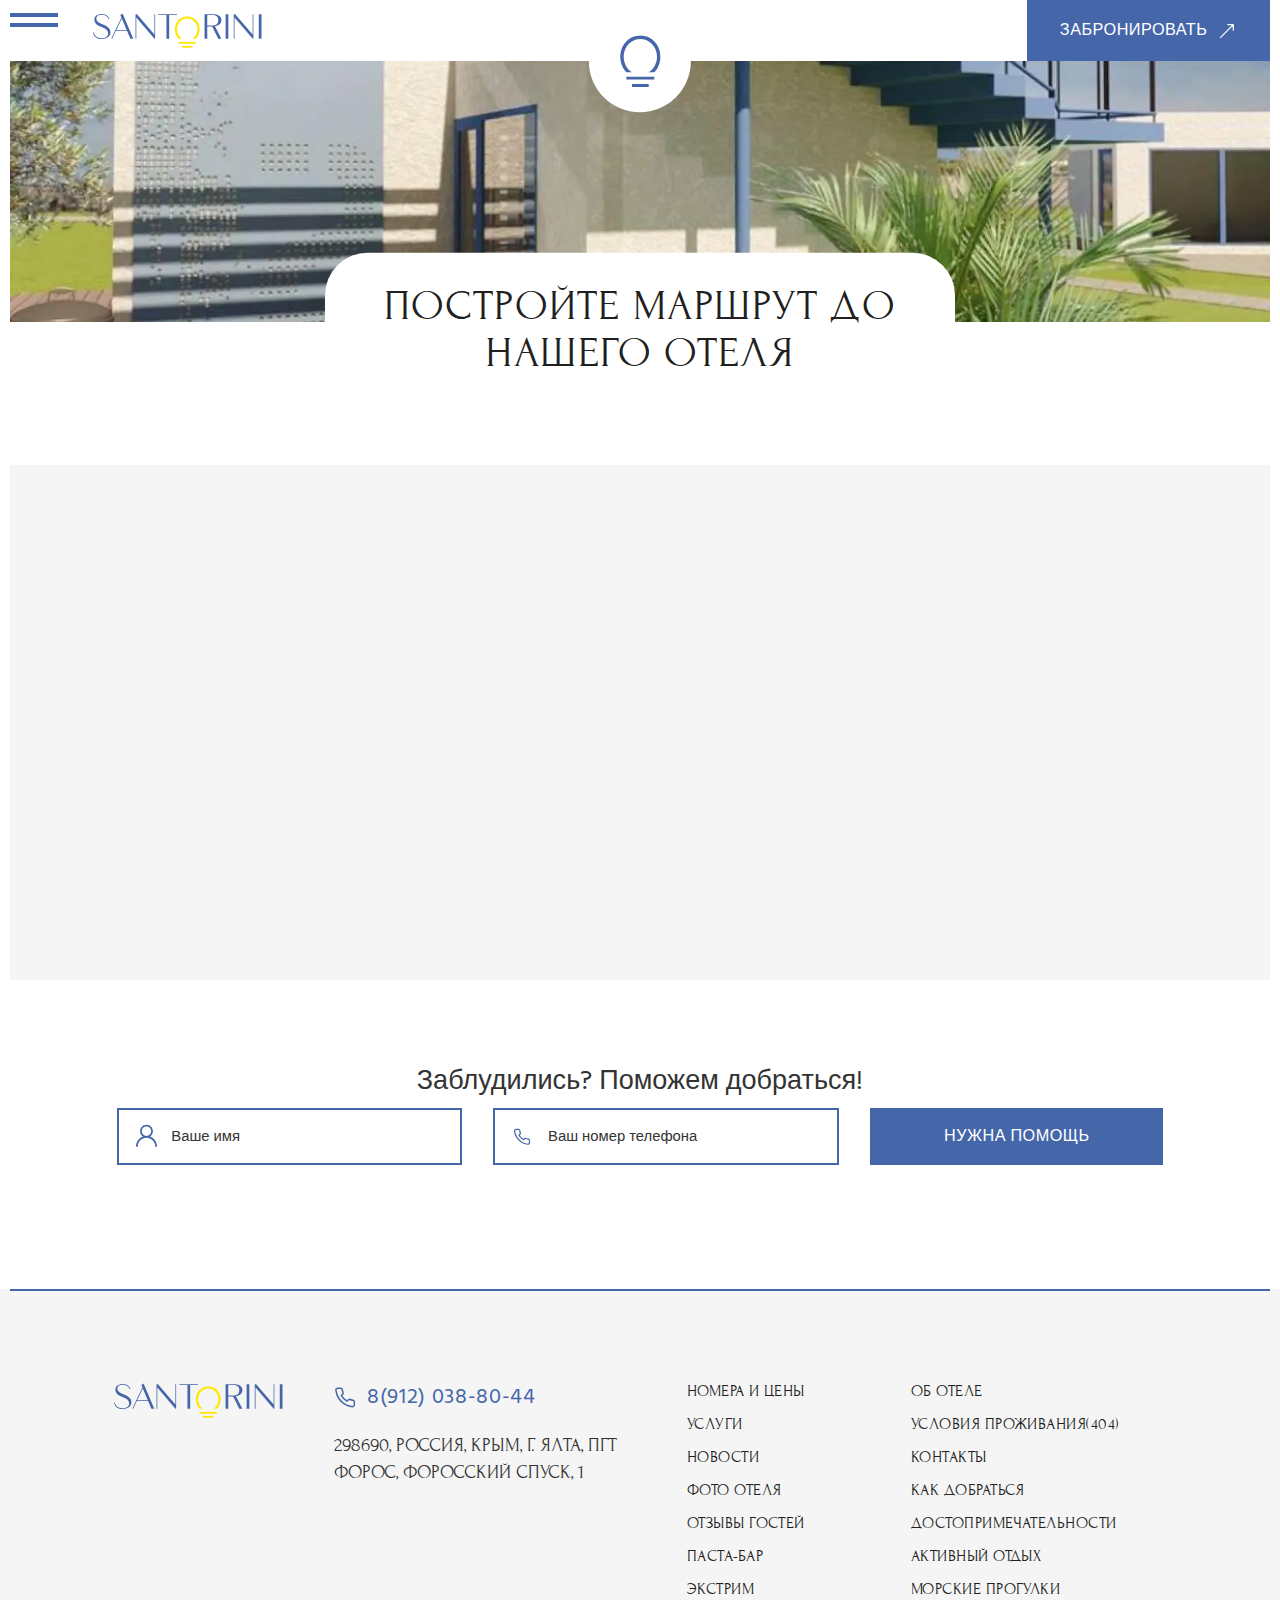
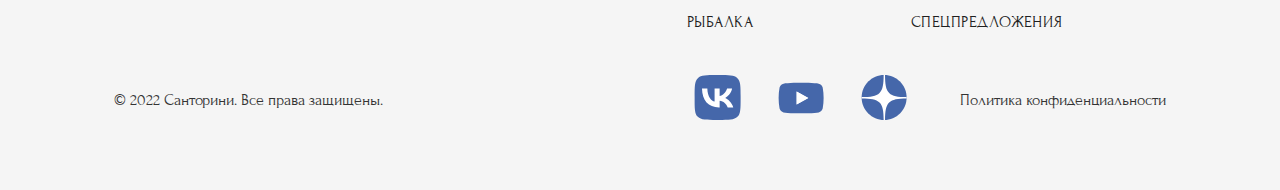
<file: route.html>
<!DOCTYPE html>
<html lang="ru">
<head>
   <meta charset="UTF-8">
   <meta http-equiv="X-UA-Compatible" content="IE=edge">
   <meta name="viewport" content="width=device-width, initial-scale=1.0">
   <meta name="format-detection" content="telephone=no">
   <link rel="shortcut icon" href="img/favicon-1.svg" type="image/x-icon">
   <link rel="stylesheet" href="css/style.min.css?_v=20220907225359">
   <title>Как добраться</title>
</head>

<body>
   <header class="header">
   <nav class="header__menu menu spollers">
      <div class="container">
         <div class="menu__body">
            <div class="menu__content">
               <ul class="menu__list">
                  <li class="menu__link"><a href="rooms.html">Номера и цены</a></li>
                  <li class="menu__link">
                     <a href="404.html">Об отеле</a>
                     <span class="menu__link-mark mark" data-smpb="menu-about">
                        <svg width="18" height="10" viewBox="0 0 18 10" fill="none" xmlns="http://www.w3.org/2000/svg">
                           <path fill-rule="evenodd" clip-rule="evenodd" d="M1.08966 1.17295C0.747947 1.51466 0.747947 2.06868 1.08966 2.41039L8.38132 9.70206C8.72303 10.0438 9.27705 10.0438 9.61876 9.70206L16.9104 2.41039C17.2521 2.06868 17.2521 1.51466 16.9104 1.17295C16.5687 0.831245 16.0147 0.831245 15.673 1.17295L9.00004 7.8459L2.32709 1.17295C1.98538 0.831245 1.43136 0.831245 1.08966 1.17295Z" fill="#333333"/>
                        </svg>
                     </span>
                     <ul class="menu__sub-list" data-smpc="menu-about">
                        <li class="menu__sub-list-link"><a href="404.html">Услуги</a></li>
                        <li class="menu__sub-list-link"><a href="404.html">Условия проживания(404)</a></li>
                        <li class="menu__sub-list-link"><a href="news.html">Новости</a></li>
                        <li class="menu__sub-list-link"><a href="contact.html">Контакты</a></li>  
                     </ul>
                  </li>
                  <li class="menu__link menu__sub-list-link"><a href="404.html">Услуги</a></li>
                  <li class="menu__link menu__sub-list-link"><a href="404.html">Условия проживания(404)</a></li>
                  <li class="menu__link menu__sub-list-link"><a href="news.html">Новости</a></li>
                  <li class="menu__link menu__sub-list-link"><a href="contact.html">Контакты</a></li>
                  <li class="menu__link"><a href="page-gallery.html">Фото отеля</a></li>
                  <li class="menu__link"><a href="route.html">Как добраться</a></li>
                  <li class="menu__link"><a href="comments.html">Отзывы гостей</a></li>
                  <li class="menu__link"><a href="404.html">Достопримечательности</a></li>
                  <li class="menu__link"><a href="404.html">Паста бар</a></li>
                  <li class="menu__link ">
                     <a href="active-leisure.html">Активный отдых</a>
                     <span class="menu__link-mark mark" data-smpb="activ">
                        <svg width="18" height="10" viewBox="0 0 18 10" fill="none" xmlns="http://www.w3.org/2000/svg">
                           <path fill-rule="evenodd" clip-rule="evenodd" d="M1.08966 1.17295C0.747947 1.51466 0.747947 2.06868 1.08966 2.41039L8.38132 9.70206C8.72303 10.0438 9.27705 10.0438 9.61876 9.70206L16.9104 2.41039C17.2521 2.06868 17.2521 1.51466 16.9104 1.17295C16.5687 0.831245 16.0147 0.831245 15.673 1.17295L9.00004 7.8459L2.32709 1.17295C1.98538 0.831245 1.43136 0.831245 1.08966 1.17295Z" fill="#333333"/>
                        </svg>
                     </span>
                     <ul class="menu__sub-list" data-smpc="activ">
                        <li class="menu__sub-list-link"><a href="404.html">ЭКСТРИМ</a></li>
                        <li class="menu__sub-list-link"><a href="404.html">МОРСКИЕ ПРОГУЛКИ</a></li>
                        <li class="menu__sub-list-link"><a href="404.html">РЫБАЛКА</a></li>
                     </ul>
                  </li>
                  <li class="menu__link menu__sub-list-link"><a href="404.html">ЭКСТРИМ</a></li>
                  <li class="menu__link menu__sub-list-link"><a href="404.html">МОРСКИЕ ПРОГУЛКИ</a></li>
                  <li class="menu__link menu__sub-list-link"><a href="404.html">РЫБАЛКА</a></li>
                  <li class="menu__link"><a class="nav-link" href="index.html#offers">Спецпредложения</a></li>
                  <li><a href="booking.html" class="menu__button button">
                     <span>ЗАБРОНИРОВАТЬ</span>
                     <svg class="button__arrow arrow arrow--white" width="33" height="16" viewBox="0 0 33 16" fill="none" xmlns="http://www.w3.org/2000/svg">
                        <path d="M31.4277 6.97559C31.98 6.97559 32.4277 7.4233 32.4277 7.97559C32.4277 8.52787 31.98 8.97559 31.4277 8.97559V6.97559ZM1.02214 8.68269C0.631618 8.29217 0.631618 7.659 1.02214 7.26848L7.3861 0.904518C7.77663 0.513994 8.40979 0.513994 8.80032 0.904518C9.19084 1.29504 9.19084 1.92821 8.80032 2.31873L3.14346 7.97559L8.80032 13.6324C9.19084 14.023 9.19084 14.6561 8.80032 15.0467C8.40979 15.4372 7.77663 15.4372 7.3861 15.0467L1.02214 8.68269ZM31.4277 8.97559L1.72925 8.97559V6.97559L31.4277 6.97559V8.97559Z" fill="white"/>
                     </svg>
                  </a> </li>
               </ul>
            </div>
            <div class="menu__contacts contacts">
               <a href="tel:89120388044" class="contacts__phone">
                  <svg width="18" height="17" viewBox="0 0 18 17" fill="none" xmlns="http://www.w3.org/2000/svg">
                     <path d="M16.4434 12.4862V14.7362C16.4443 14.9451 16.4015 15.1518 16.3178 15.3432C16.2341 15.5346 16.1114 15.7064 15.9575 15.8476C15.8036 15.9888 15.6219 16.0963 15.424 16.1632C15.2261 16.2302 15.0165 16.255 14.8084 16.2362C12.5006 15.9854 10.2837 15.1968 8.33593 13.9337C6.5238 12.7822 4.98743 11.2458 3.83593 9.43372C2.56841 7.47712 1.77961 5.24946 1.53343 2.93122C1.51469 2.72382 1.53934 2.51479 1.60581 2.31743C1.67228 2.12008 1.77911 1.93873 1.91951 1.78493C2.0599 1.63113 2.23078 1.50825 2.42127 1.42411C2.61176 1.33997 2.81769 1.29641 3.02593 1.29622H5.27593C5.63991 1.29263 5.99278 1.42152 6.26875 1.65886C6.54473 1.89621 6.72499 2.2258 6.77593 2.58622C6.8709 3.30627 7.04702 4.01326 7.30093 4.69372C7.40184 4.96216 7.42368 5.2539 7.36386 5.53438C7.30404 5.81485 7.16508 6.0723 6.96343 6.27622L6.01093 7.22872C7.0786 9.10637 8.63327 10.661 10.5109 11.7287L11.4634 10.7762C11.6673 10.5746 11.9248 10.4356 12.2053 10.3758C12.4857 10.316 12.7775 10.3378 13.0459 10.4387C13.7264 10.6926 14.4334 10.8687 15.1534 10.9637C15.5178 11.0151 15.8505 11.1986 16.0883 11.4793C16.3262 11.7601 16.4526 12.1184 16.4434 12.4862Z" stroke="#4567AA" stroke-width="1.2" stroke-linecap="round" stroke-linejoin="round"/>
                  </svg>
                  <span>8(912) 038-80-44</span>
               </a>
               <span class="contacts__adress">
                  298690, Россия, Крым, г. Ялта, пгт Форос, Форосский спуск, 1
               </span>
            </div>
            <div class="menu__social social">
               <a href="#!" class="social__vk">
                  <svg width="47" height="46" viewBox="0 0 47 46" fill="none" xmlns="http://www.w3.org/2000/svg">
                     <g>
                     <path d="M0.624023 21.6166C0.624023 11.4342 0.624023 6.3431 3.85756 3.17985C7.09111 0.0166016 12.2954 0.0166016 22.704 0.0166016H24.544C34.9527 0.0166016 40.1569 0.0166016 43.3905 3.17985C46.624 6.3431 46.624 11.4342 46.624 21.6166V23.4166C46.624 33.599 46.624 38.6901 43.3905 41.8534C40.1569 45.0166 34.9527 45.0166 24.544 45.0166H22.704C12.2954 45.0166 7.09111 45.0166 3.85756 41.8534C0.624023 38.6901 0.624023 33.599 0.624023 23.4166V21.6166Z" fill="#4567AA"/>
                     <path d="M25.0212 32.4166C14.3341 32.4166 8.23837 25.322 7.98438 13.5166H13.3377C13.5136 22.1815 17.4601 25.8517 20.5862 26.6085V13.5166H25.6271V20.9896C28.7141 20.668 31.957 17.2625 33.0511 13.5166H38.0919C37.2518 18.1328 33.735 21.5382 31.2341 22.9382C33.735 24.0734 37.7404 27.0436 39.2644 32.4166H33.7154C32.5236 28.822 29.5542 26.0409 25.6271 25.6625V32.4166H25.0212Z" fill="white"/>
                     </g>
                     <defs>
                     <clipPath>
                     <rect width="46" height="45" fill="white" transform="translate(0.624023 0.0166016)"/>
                     </clipPath>
                     </defs>
                  </svg>
               </a>
               <a href="#!" class="social__youtube">
                  <svg width="46" height="46" viewBox="0 0 46 46" fill="none" xmlns="http://www.w3.org/2000/svg">
                     <g>
                     <path d="M44.6746 12.4939C44.4186 11.5697 43.9171 10.7271 43.2205 10.0503C42.5239 9.37357 41.6565 8.88644 40.7052 8.63768C37.2018 7.71655 23.124 7.71655 23.124 7.71655C23.124 7.71655 9.04621 7.71655 5.54283 8.63768C4.59151 8.88644 3.72414 9.37357 3.02752 10.0503C2.33089 10.7271 1.82946 11.5697 1.5734 12.4939C0.919236 15.9649 0.601791 19.4879 0.625233 23.0166C0.601791 26.5452 0.919236 30.0682 1.5734 33.5392C1.82946 34.4634 2.33089 35.306 3.02752 35.9828C3.72414 36.6595 4.59151 37.1467 5.54283 37.3954C9.04621 38.3165 23.124 38.3165 23.124 38.3165C23.124 38.3165 37.2018 38.3165 40.7052 37.3954C41.6565 37.1467 42.5239 36.6595 43.2205 35.9828C43.9171 35.306 44.4186 34.4634 44.6746 33.5392C45.3288 30.0682 45.6463 26.5452 45.6228 23.0166C45.6463 19.4879 45.3288 15.9649 44.6746 12.4939ZM18.6243 29.5737V16.4594L30.3076 23.0166L18.6243 29.5737Z" fill="#4567AA"/>
                     <path d="M18.624 29.5767V16.4564L30.324 23.0166L18.624 29.5767Z" fill="white"/>
                     </g>
                     <defs>
                     <clipPath>
                     <rect width="45" height="45" fill="white" transform="translate(0.624023 0.516602)"/>
                     </clipPath>
                     </defs>
                  </svg>
               </a>
               <a href="#!" class="social__zen">
                  <svg width="46" height="46" viewBox="0 0 46 46" fill="none" xmlns="http://www.w3.org/2000/svg">
                     <g>
                     <path d="M0.624023 22.5166C0.624023 10.0902 10.6976 0.0166016 23.124 0.0166016C35.5504 0.0166016 45.624 10.0902 45.624 22.5166C45.624 34.943 35.5504 45.0166 23.124 45.0166C10.6976 45.0166 0.624023 34.943 0.624023 22.5166Z" fill="#4567AA"/>
                     <path fill-rule="evenodd" clip-rule="evenodd" d="M22.6687 0.0166016C22.5624 9.27326 21.9571 14.4537 18.5091 17.9017C15.0611 21.3497 9.88068 21.955 0.624023 22.0613V23.4046C9.88068 23.5109 15.0611 24.1162 18.5091 27.5642C21.903 30.958 22.5427 36.0305 22.6633 45.0166H24.0174C24.138 36.0305 24.7777 30.958 28.1716 27.5642C31.5655 24.1703 36.6379 23.5305 45.624 23.41V22.0558C36.6379 21.9353 31.5655 21.2956 28.1716 17.9017C24.7236 14.4537 24.1183 9.27326 24.0121 0.0166016H22.6687Z" fill="white"/>
                     </g>
                     <defs>
                     <clipPath>
                     <rect width="45" height="45" fill="white" transform="translate(0.624023 0.0166016)"/>
                     </clipPath>
                     </defs>
                  </svg>
               </a>
            </div>
         </div>
      </div>
   </nav>
   <div class="container">
      <div class="header__body">
         <div class="header__burger menu-burger"></div>
         <a href="index.html" class="header__logo main-logo">
            <img src="img/Logo.svg" alt="logo">
         </a>
         <a href="booking.html" class="header__button button">
            <span>ЗАБРОНИРОВАТЬ</span>
            <svg class="button__arrow arrow arrow--white" width="33" height="16" viewBox="0 0 33 16" fill="none" xmlns="http://www.w3.org/2000/svg">
               <path d="M31.4277 6.97559C31.98 6.97559 32.4277 7.4233 32.4277 7.97559C32.4277 8.52787 31.98 8.97559 31.4277 8.97559V6.97559ZM1.02214 8.68269C0.631618 8.29217 0.631618 7.659 1.02214 7.26848L7.3861 0.904518C7.77663 0.513994 8.40979 0.513994 8.80032 0.904518C9.19084 1.29504 9.19084 1.92821 8.80032 2.31873L3.14346 7.97559L8.80032 13.6324C9.19084 14.023 9.19084 14.6561 8.80032 15.0467C8.40979 15.4372 7.77663 15.4372 7.3861 15.0467L1.02214 8.68269ZM31.4277 8.97559L1.72925 8.97559V6.97559L31.4277 6.97559V8.97559Z" fill="white"/>
            </svg>
         </a>
         <div class="header__decor">
            <img src="img/Logo-round.svg" alt="decor">
         </div>
      </div> 
   </div>
</header>
    
   <main class="route">
      <div class="container">
         <section class="route__header header-block">
            <div class="header-block__bg">
               <picture><source srcset="img/comments/bg.webp" type="image/webp"><img src="img/comments/bg.jpg" alt="picture"></picture>
            </div>
            <div class="route__label header-block__label">
               <h1 class="header-block__title section-title">Постройте маршрут до нашего отеля</h1>
            </div>
         </section>
         <section class="route__content route-block">
            <div class="route-block__map">
               <iframe src="https://yandex.ru/map-widget/v1/?um=constructor%3A20b573dfe4237bbbbaa5c1c5c929755ffa218e4dc4db59264444520e567359c0&amp;source=constructor"></iframe>
            </div>
            <div class="route-block__form form-route">
               <h2 class="form-route__label">Заблудились? Поможем добраться!</h2>
               <form action="POST" class="form-route__form form__form" name="form-route-form">
                  <label class="form__input-label form__input-label--name">
                     <input class="form__input" type="text" name="name" required placeholder="Ваше имя">
                     <span class="form__input-placeholder">
                        <svg width="21" height="24" viewBox="0 0 21 24" fill="none" xmlns="http://www.w3.org/2000/svg">
                           <path fill-rule="evenodd" clip-rule="evenodd" d="M10.4997 0.851074C6.9559 0.851074 4.08311 3.72393 4.08311 7.26774C4.08311 9.47211 5.19467 11.4169 6.88785 12.5721C2.96254 14.01 0.135024 17.7245 0.00430116 22.1167C-0.0100751 22.5997 0.369848 23.003 0.852883 23.0174C1.33592 23.0317 1.73915 22.6518 1.75353 22.1688C1.89369 17.4594 5.75594 13.6844 10.4996 13.6844C15.2432 13.6844 19.1055 17.4594 19.2456 22.1688C19.26 22.6518 19.6632 23.0317 20.1463 23.0174C20.6293 23.003 21.0092 22.5997 20.9949 22.1167C20.8641 17.7246 18.0367 14.0101 14.1114 12.5721C15.8047 11.4169 16.9163 9.47215 16.9163 7.26774C16.9163 3.72393 14.0435 0.851074 10.4997 0.851074ZM5.83311 7.26774C5.83311 4.6904 7.92242 2.60107 10.4997 2.60107C13.077 2.60107 15.1663 4.6904 15.1663 7.26774C15.1663 9.84508 13.077 11.9344 10.4997 11.9344C7.92242 11.9344 5.83311 9.84508 5.83311 7.26774Z" fill="#24292E"/>
                        </svg>
                     </span>
                  </label>
                  <label class="form__input-label form__input-label--phone">
                     <input class="form__input" type="text" name="name" required placeholder="Ваш номер телефона">
                     <span class="form__input-placeholder">
                        <svg width="18" height="17" viewBox="0 0 18 17" fill="none" xmlns="http://www.w3.org/2000/svg">
                           <path d="M16.4434 12.4862V14.7362C16.4443 14.9451 16.4015 15.1518 16.3178 15.3432C16.2341 15.5346 16.1114 15.7064 15.9575 15.8476C15.8036 15.9888 15.6219 16.0963 15.424 16.1632C15.2261 16.2302 15.0165 16.255 14.8084 16.2362C12.5006 15.9854 10.2837 15.1968 8.33593 13.9337C6.5238 12.7822 4.98743 11.2458 3.83593 9.43372C2.56841 7.47712 1.77961 5.24946 1.53343 2.93122C1.51469 2.72382 1.53934 2.51479 1.60581 2.31743C1.67228 2.12008 1.77911 1.93873 1.91951 1.78493C2.0599 1.63113 2.23078 1.50825 2.42127 1.42411C2.61176 1.33997 2.81769 1.29641 3.02593 1.29622H5.27593C5.63991 1.29263 5.99278 1.42152 6.26875 1.65886C6.54473 1.89621 6.72499 2.2258 6.77593 2.58622C6.8709 3.30627 7.04702 4.01326 7.30093 4.69372C7.40184 4.96216 7.42368 5.2539 7.36386 5.53438C7.30404 5.81485 7.16508 6.0723 6.96343 6.27622L6.01093 7.22872C7.0786 9.10637 8.63327 10.661 10.5109 11.7287L11.4634 10.7762C11.6673 10.5746 11.9248 10.4356 12.2053 10.3758C12.4857 10.316 12.7775 10.3378 13.0459 10.4387C13.7264 10.6926 14.4334 10.8687 15.1534 10.9637C15.5178 11.0151 15.8505 11.1986 16.0883 11.4793C16.3262 11.7601 16.4526 12.1184 16.4434 12.4862Z" stroke="#000000" stroke-width="1.2" stroke-linecap="round" stroke-linejoin="round"/>
                        </svg>
                     </span>
                  </label>
                  <button type="submit" name="submit-button" class="form__button button"><span>нужна помощь</span></button>
               </form>
            </div>
         </section>
      </div>
   </main>
   <footer class="footer">
   <div class="container">
      <div class="footer__body">
         <div class="footer__content">
            <div class="footer__column">
               <a href="#!" class="footer__logo main-logo">
                  <img src="img/Logo.svg" alt="logo">
               </a>
               <div class="footer__contacts contacts">
                  <a href="tel:89120388044" class="contacts__phone">
                     <svg width="18" height="17" viewBox="0 0 18 17" fill="none" xmlns="http://www.w3.org/2000/svg">
                        <path d="M16.4434 12.4862V14.7362C16.4443 14.9451 16.4015 15.1518 16.3178 15.3432C16.2341 15.5346 16.1114 15.7064 15.9575 15.8476C15.8036 15.9888 15.6219 16.0963 15.424 16.1632C15.2261 16.2302 15.0165 16.255 14.8084 16.2362C12.5006 15.9854 10.2837 15.1968 8.33593 13.9337C6.5238 12.7822 4.98743 11.2458 3.83593 9.43372C2.56841 7.47712 1.77961 5.24946 1.53343 2.93122C1.51469 2.72382 1.53934 2.51479 1.60581 2.31743C1.67228 2.12008 1.77911 1.93873 1.91951 1.78493C2.0599 1.63113 2.23078 1.50825 2.42127 1.42411C2.61176 1.33997 2.81769 1.29641 3.02593 1.29622H5.27593C5.63991 1.29263 5.99278 1.42152 6.26875 1.65886C6.54473 1.89621 6.72499 2.2258 6.77593 2.58622C6.8709 3.30627 7.04702 4.01326 7.30093 4.69372C7.40184 4.96216 7.42368 5.2539 7.36386 5.53438C7.30404 5.81485 7.16508 6.0723 6.96343 6.27622L6.01093 7.22872C7.0786 9.10637 8.63327 10.661 10.5109 11.7287L11.4634 10.7762C11.6673 10.5746 11.9248 10.4356 12.2053 10.3758C12.4857 10.316 12.7775 10.3378 13.0459 10.4387C13.7264 10.6926 14.4334 10.8687 15.1534 10.9637C15.5178 11.0151 15.8505 11.1986 16.0883 11.4793C16.3262 11.7601 16.4526 12.1184 16.4434 12.4862Z" stroke="#4567AA" stroke-width="1.2" stroke-linecap="round" stroke-linejoin="round"/>
                     </svg>
                     <span>8(912) 038-80-44</span>
                  </a>
                  <span class="contacts__adress">
                     298690, Россия, Крым, г. Ялта, пгт Форос, Форосский спуск, 1
                  </span>
                  <div class="footer__open">
                     <div class="footer__burger menu-burger"></div>
                     <span>открыть меню</span>
                  </div>
               </div>
            </div>
            <nav class="footer__nav">
               <ul class="footer__list">
                  <li class="footer__link"><a href="rooms.html">Номера и цены</a></li>
                  <li class="footer__link"><a href="404.html">Об отеле</a></li>
                  <li class="footer__link"><a href="404.html">Услуги</a></li>
                  <li class="footer__link"><a href="404.html">Условия проживания(404)</a></li>
                  <li class="footer__link"><a href="news.html">Новости</a></li>
                  <li class="footer__link"><a href="contact.html">Контакты</a></li>
                  <li class="footer__link"><a href="page-gallery.html">Фото отеля</a></li>
                  <li class="footer__link"><a href="route.html">Как добраться</a></li>
                  <li class="footer__link"><a href="comments.html">Отзывы гостей</a></li>
                  <li class="footer__link"><a href="404.html">Достопримечательности</a></li>
                  <li class="footer__link"><a href="404.html">паста-бар</a></li>
                  <li class="footer__link"><a href="active-leisure.html">Активный отдых</a></li>
                  <li class="footer__link"><a href="404.html">эКСТРИМ</a></li>
                  <li class="footer__link"><a href="404.html">МОРСКИЕ ПРОГУЛКИ</a></li>
                  <li class="footer__link"><a href="404.html">рЫБАЛКА</a></li>
                  <li class="footer__link"><a class="nav-link" href="index.html#offers">Спецпредложения</a></li>
               </ul>
            </nav>
            <div class="footer__footer">
               <span>© 2022 Cанторини. Все права защищены.</span>
               <div class="footer__social social">
                  <a href="#!" class="social__vk">
                     <svg width="47" height="46" viewBox="0 0 47 46" fill="none" xmlns="http://www.w3.org/2000/svg">
                        <path d="M0.624023 21.6166C0.624023 11.4342 0.624023 6.3431 3.85756 3.17985C7.09111 0.0166016 12.2954 0.0166016 22.704 0.0166016H24.544C34.9527 0.0166016 40.1569 0.0166016 43.3905 3.17985C46.624 6.3431 46.624 11.4342 46.624 21.6166V23.4166C46.624 33.599 46.624 38.6901 43.3905 41.8534C40.1569 45.0166 34.9527 45.0166 24.544 45.0166H22.704C12.2954 45.0166 7.09111 45.0166 3.85756 41.8534C0.624023 38.6901 0.624023 33.599 0.624023 23.4166V21.6166Z" fill="#4567AA"/>
                        <path d="M25.0212 32.4166C14.3341 32.4166 8.23837 25.322 7.98438 13.5166H13.3377C13.5136 22.1815 17.4601 25.8517 20.5862 26.6085V13.5166H25.6271V20.9896C28.7141 20.668 31.957 17.2625 33.0511 13.5166H38.0919C37.2518 18.1328 33.735 21.5382 31.2341 22.9382C33.735 24.0734 37.7404 27.0436 39.2644 32.4166H33.7154C32.5236 28.822 29.5542 26.0409 25.6271 25.6625V32.4166H25.0212Z" fill="white"/>
                        <defs>
                        <clipPath>
                        <rect width="46" height="45" fill="white" transform="translate(0.624023 0.0166016)"/>
                        </clipPath>
                        </defs>
                     </svg>
                  </a>
                  <a href="#!" class="social__youtube">
                     <svg width="46" height="46" viewBox="0 0 46 46" fill="none" xmlns="http://www.w3.org/2000/svg">
                        <path d="M44.6746 12.4939C44.4186 11.5697 43.9171 10.7271 43.2205 10.0503C42.5239 9.37357 41.6565 8.88644 40.7052 8.63768C37.2018 7.71655 23.124 7.71655 23.124 7.71655C23.124 7.71655 9.04621 7.71655 5.54283 8.63768C4.59151 8.88644 3.72414 9.37357 3.02752 10.0503C2.33089 10.7271 1.82946 11.5697 1.5734 12.4939C0.919236 15.9649 0.601791 19.4879 0.625233 23.0166C0.601791 26.5452 0.919236 30.0682 1.5734 33.5392C1.82946 34.4634 2.33089 35.306 3.02752 35.9828C3.72414 36.6595 4.59151 37.1467 5.54283 37.3954C9.04621 38.3165 23.124 38.3165 23.124 38.3165C23.124 38.3165 37.2018 38.3165 40.7052 37.3954C41.6565 37.1467 42.5239 36.6595 43.2205 35.9828C43.9171 35.306 44.4186 34.4634 44.6746 33.5392C45.3288 30.0682 45.6463 26.5452 45.6228 23.0166C45.6463 19.4879 45.3288 15.9649 44.6746 12.4939ZM18.6243 29.5737V16.4594L30.3076 23.0166L18.6243 29.5737Z" fill="#4567AA"/>
                        <path d="M18.624 29.5767V16.4564L30.324 23.0166L18.624 29.5767Z" fill="white"/>
                        <defs>
                        <clipPath>
                        <rect width="45" height="45" fill="white" transform="translate(0.624023 0.516602)"/>
                        </clipPath>
                        </defs>
                     </svg>
                  </a>
                  <a href="#!" class="social__zen">
                     <svg width="46" height="46" viewBox="0 0 46 46" fill="none" xmlns="http://www.w3.org/2000/svg">
                        <path d="M0.624023 22.5166C0.624023 10.0902 10.6976 0.0166016 23.124 0.0166016C35.5504 0.0166016 45.624 10.0902 45.624 22.5166C45.624 34.943 35.5504 45.0166 23.124 45.0166C10.6976 45.0166 0.624023 34.943 0.624023 22.5166Z" fill="#4567AA"/>
                        <path fill-rule="evenodd" clip-rule="evenodd" d="M22.6687 0.0166016C22.5624 9.27326 21.9571 14.4537 18.5091 17.9017C15.0611 21.3497 9.88068 21.955 0.624023 22.0613V23.4046C9.88068 23.5109 15.0611 24.1162 18.5091 27.5642C21.903 30.958 22.5427 36.0305 22.6633 45.0166H24.0174C24.138 36.0305 24.7777 30.958 28.1716 27.5642C31.5655 24.1703 36.6379 23.5305 45.624 23.41V22.0558C36.6379 21.9353 31.5655 21.2956 28.1716 17.9017C24.7236 14.4537 24.1183 9.27326 24.0121 0.0166016H22.6687Z" fill="white"/>
                        <defs>
                        <clipPath>
                        <rect width="45" height="45" fill="white" transform="translate(0.624023 0.0166016)"/>
                        </clipPath>
                        </defs>
                     </svg>
                  </a>
               </div>
               <span>Политика конфиденциальности</span>
            </div>
         </div>
      </div>
   </div>
</footer>
   
   <script src="js/index.min.js?_v=20220907225359"></script>
</body>
</html>
</file>
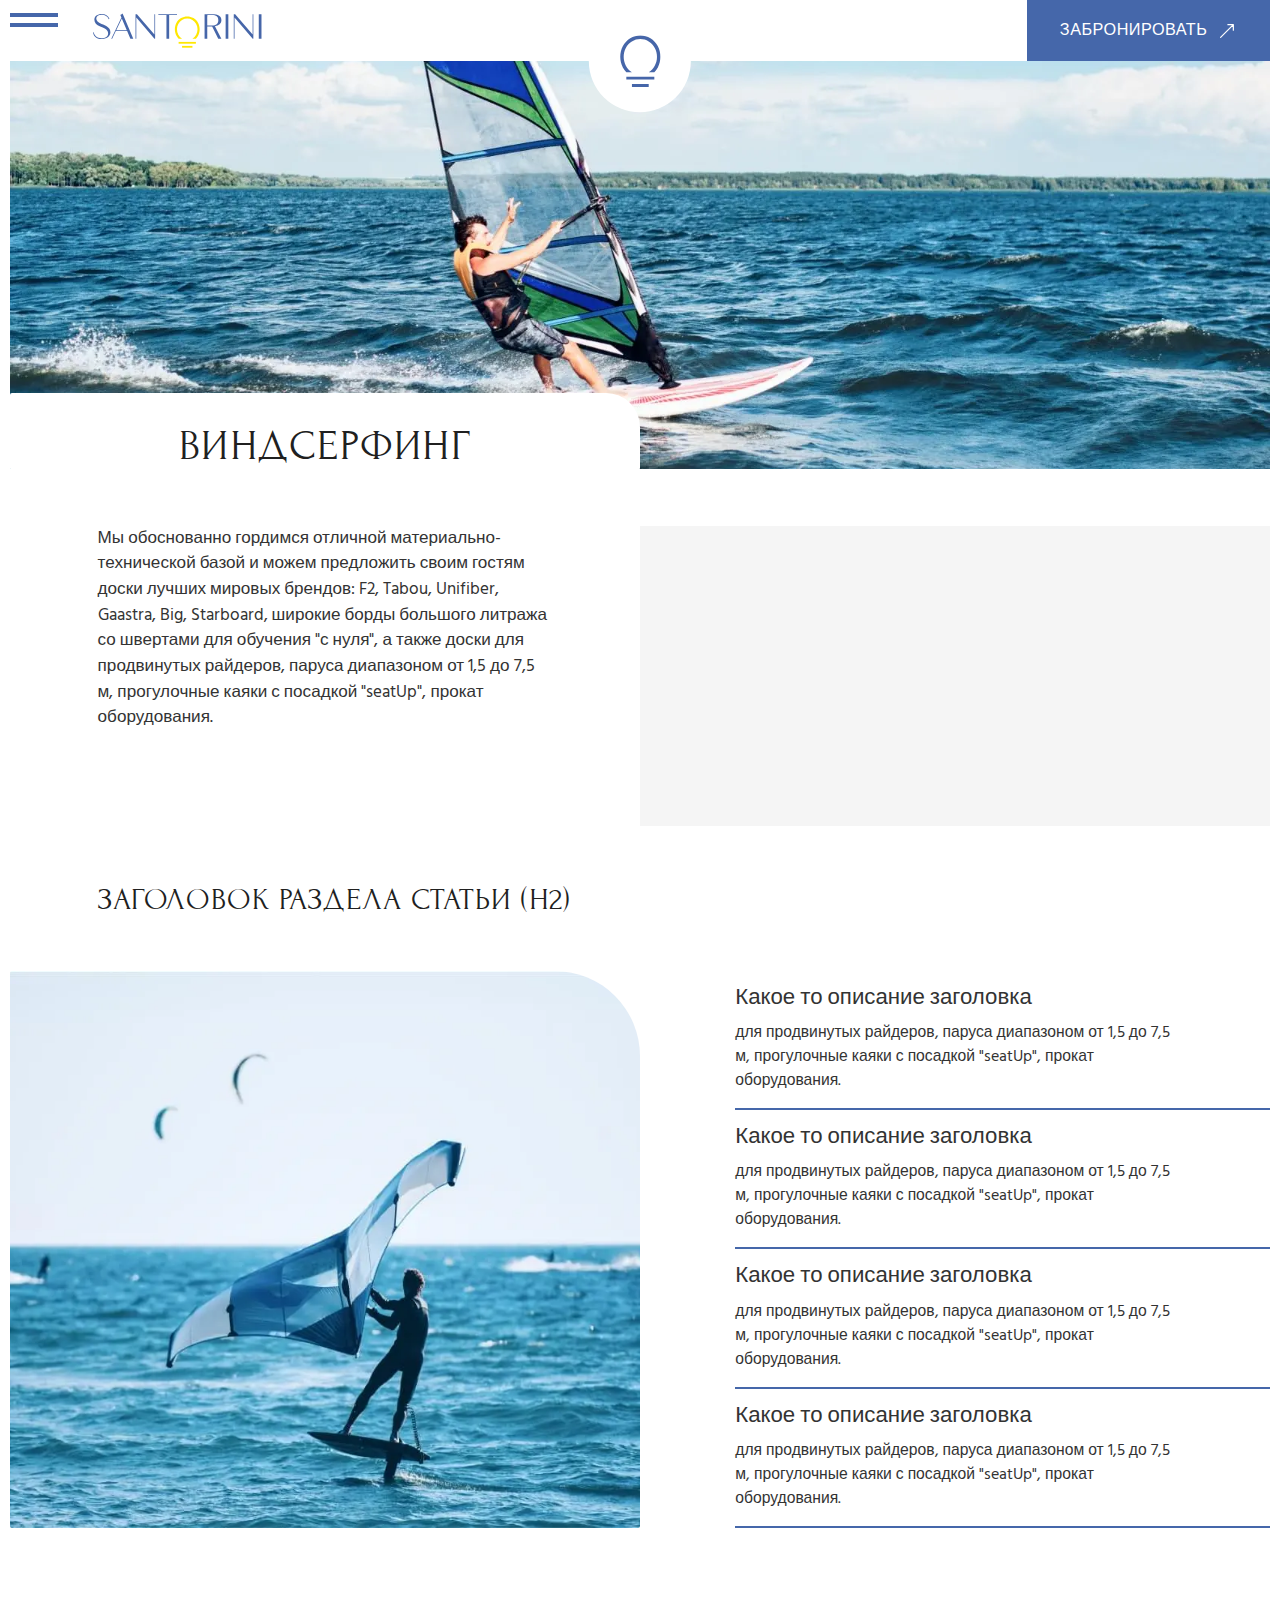
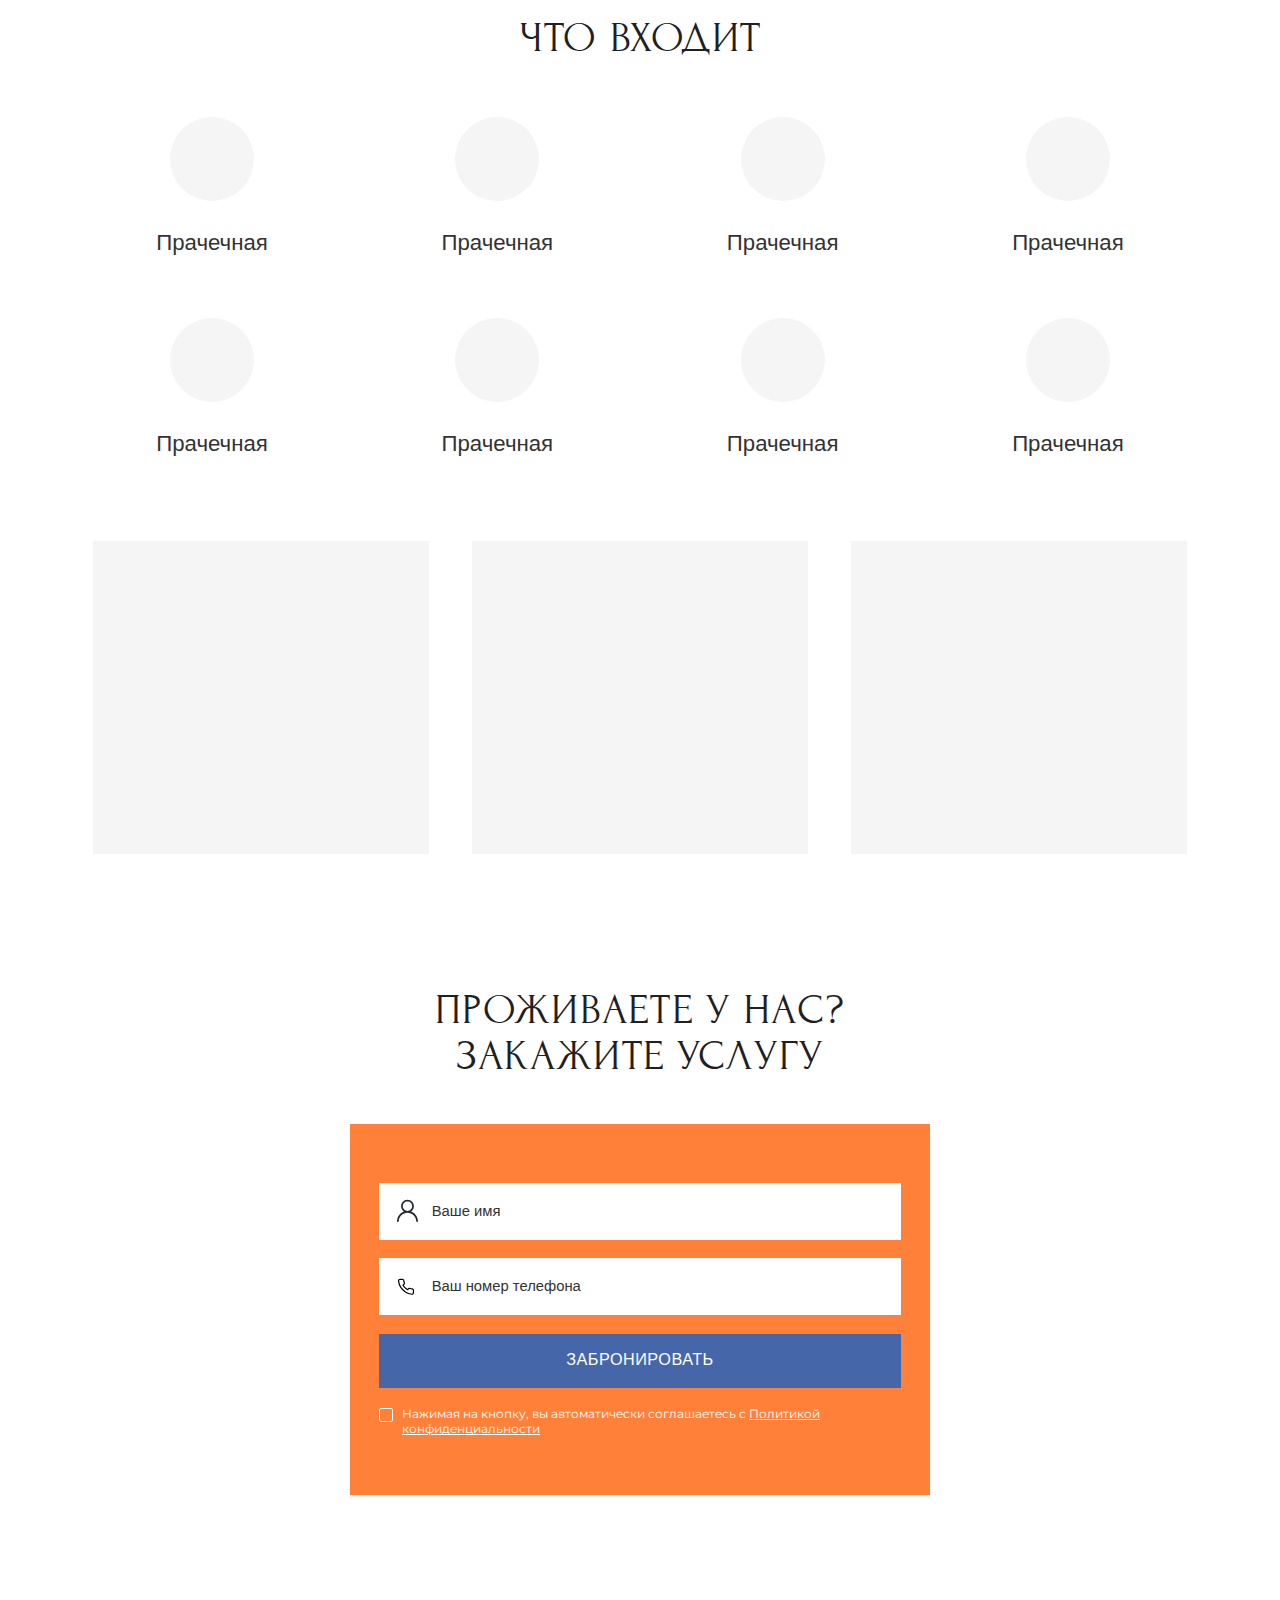
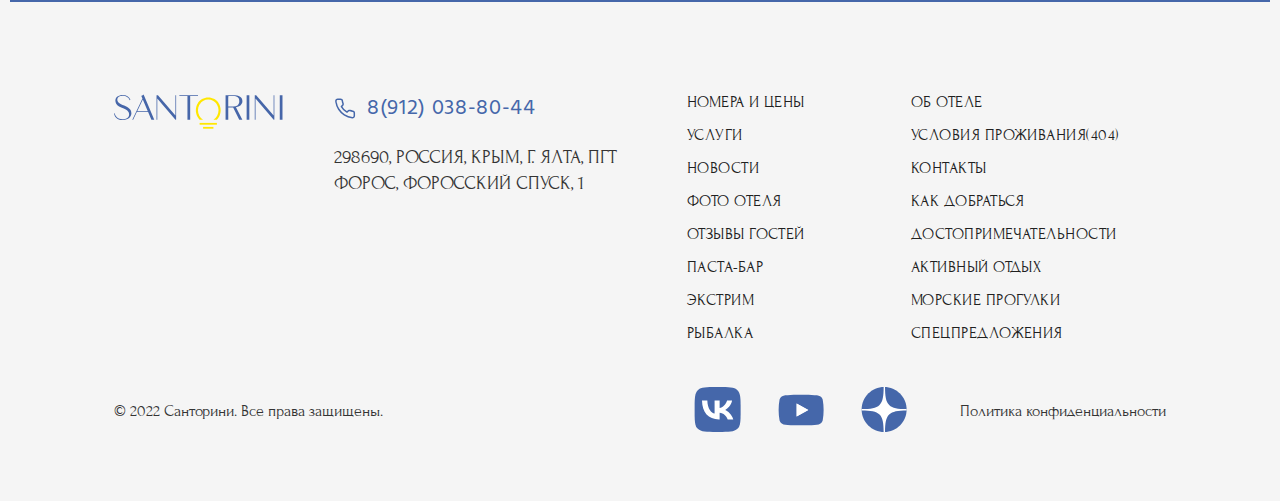
<file: service.html>
<!DOCTYPE html>
<html lang="ru">
<head>
   <meta charset="UTF-8">
   <meta http-equiv="X-UA-Compatible" content="IE=edge">
   <meta name="viewport" content="width=device-width, initial-scale=1.0">
   <meta name="format-detection" content="telephone=no">
   <link rel="shortcut icon" href="img/favicon-1.svg" type="image/x-icon">
   <link rel="stylesheet" href="css/style.min.css?_v=20220907225359">
   <title>Виндсерфинг</title>
</head>

<body>
   <header class="header">
   <nav class="header__menu menu spollers">
      <div class="container">
         <div class="menu__body">
            <div class="menu__content">
               <ul class="menu__list">
                  <li class="menu__link"><a href="rooms.html">Номера и цены</a></li>
                  <li class="menu__link">
                     <a href="404.html">Об отеле</a>
                     <span class="menu__link-mark mark" data-smpb="menu-about">
                        <svg width="18" height="10" viewBox="0 0 18 10" fill="none" xmlns="http://www.w3.org/2000/svg">
                           <path fill-rule="evenodd" clip-rule="evenodd" d="M1.08966 1.17295C0.747947 1.51466 0.747947 2.06868 1.08966 2.41039L8.38132 9.70206C8.72303 10.0438 9.27705 10.0438 9.61876 9.70206L16.9104 2.41039C17.2521 2.06868 17.2521 1.51466 16.9104 1.17295C16.5687 0.831245 16.0147 0.831245 15.673 1.17295L9.00004 7.8459L2.32709 1.17295C1.98538 0.831245 1.43136 0.831245 1.08966 1.17295Z" fill="#333333"/>
                        </svg>
                     </span>
                     <ul class="menu__sub-list" data-smpc="menu-about">
                        <li class="menu__sub-list-link"><a href="404.html">Услуги</a></li>
                        <li class="menu__sub-list-link"><a href="404.html">Условия проживания(404)</a></li>
                        <li class="menu__sub-list-link"><a href="news.html">Новости</a></li>
                        <li class="menu__sub-list-link"><a href="contact.html">Контакты</a></li>  
                     </ul>
                  </li>
                  <li class="menu__link menu__sub-list-link"><a href="404.html">Услуги</a></li>
                  <li class="menu__link menu__sub-list-link"><a href="404.html">Условия проживания(404)</a></li>
                  <li class="menu__link menu__sub-list-link"><a href="news.html">Новости</a></li>
                  <li class="menu__link menu__sub-list-link"><a href="contact.html">Контакты</a></li>
                  <li class="menu__link"><a href="page-gallery.html">Фото отеля</a></li>
                  <li class="menu__link"><a href="route.html">Как добраться</a></li>
                  <li class="menu__link"><a href="comments.html">Отзывы гостей</a></li>
                  <li class="menu__link"><a href="404.html">Достопримечательности</a></li>
                  <li class="menu__link"><a href="404.html">Паста бар</a></li>
                  <li class="menu__link ">
                     <a href="active-leisure.html">Активный отдых</a>
                     <span class="menu__link-mark mark" data-smpb="activ">
                        <svg width="18" height="10" viewBox="0 0 18 10" fill="none" xmlns="http://www.w3.org/2000/svg">
                           <path fill-rule="evenodd" clip-rule="evenodd" d="M1.08966 1.17295C0.747947 1.51466 0.747947 2.06868 1.08966 2.41039L8.38132 9.70206C8.72303 10.0438 9.27705 10.0438 9.61876 9.70206L16.9104 2.41039C17.2521 2.06868 17.2521 1.51466 16.9104 1.17295C16.5687 0.831245 16.0147 0.831245 15.673 1.17295L9.00004 7.8459L2.32709 1.17295C1.98538 0.831245 1.43136 0.831245 1.08966 1.17295Z" fill="#333333"/>
                        </svg>
                     </span>
                     <ul class="menu__sub-list" data-smpc="activ">
                        <li class="menu__sub-list-link"><a href="404.html">ЭКСТРИМ</a></li>
                        <li class="menu__sub-list-link"><a href="404.html">МОРСКИЕ ПРОГУЛКИ</a></li>
                        <li class="menu__sub-list-link"><a href="404.html">РЫБАЛКА</a></li>
                     </ul>
                  </li>
                  <li class="menu__link menu__sub-list-link"><a href="404.html">ЭКСТРИМ</a></li>
                  <li class="menu__link menu__sub-list-link"><a href="404.html">МОРСКИЕ ПРОГУЛКИ</a></li>
                  <li class="menu__link menu__sub-list-link"><a href="404.html">РЫБАЛКА</a></li>
                  <li class="menu__link"><a class="nav-link" href="index.html#offers">Спецпредложения</a></li>
                  <li><a href="booking.html" class="menu__button button">
                     <span>ЗАБРОНИРОВАТЬ</span>
                     <svg class="button__arrow arrow arrow--white" width="33" height="16" viewBox="0 0 33 16" fill="none" xmlns="http://www.w3.org/2000/svg">
                        <path d="M31.4277 6.97559C31.98 6.97559 32.4277 7.4233 32.4277 7.97559C32.4277 8.52787 31.98 8.97559 31.4277 8.97559V6.97559ZM1.02214 8.68269C0.631618 8.29217 0.631618 7.659 1.02214 7.26848L7.3861 0.904518C7.77663 0.513994 8.40979 0.513994 8.80032 0.904518C9.19084 1.29504 9.19084 1.92821 8.80032 2.31873L3.14346 7.97559L8.80032 13.6324C9.19084 14.023 9.19084 14.6561 8.80032 15.0467C8.40979 15.4372 7.77663 15.4372 7.3861 15.0467L1.02214 8.68269ZM31.4277 8.97559L1.72925 8.97559V6.97559L31.4277 6.97559V8.97559Z" fill="white"/>
                     </svg>
                  </a> </li>
               </ul>
            </div>
            <div class="menu__contacts contacts">
               <a href="tel:89120388044" class="contacts__phone">
                  <svg width="18" height="17" viewBox="0 0 18 17" fill="none" xmlns="http://www.w3.org/2000/svg">
                     <path d="M16.4434 12.4862V14.7362C16.4443 14.9451 16.4015 15.1518 16.3178 15.3432C16.2341 15.5346 16.1114 15.7064 15.9575 15.8476C15.8036 15.9888 15.6219 16.0963 15.424 16.1632C15.2261 16.2302 15.0165 16.255 14.8084 16.2362C12.5006 15.9854 10.2837 15.1968 8.33593 13.9337C6.5238 12.7822 4.98743 11.2458 3.83593 9.43372C2.56841 7.47712 1.77961 5.24946 1.53343 2.93122C1.51469 2.72382 1.53934 2.51479 1.60581 2.31743C1.67228 2.12008 1.77911 1.93873 1.91951 1.78493C2.0599 1.63113 2.23078 1.50825 2.42127 1.42411C2.61176 1.33997 2.81769 1.29641 3.02593 1.29622H5.27593C5.63991 1.29263 5.99278 1.42152 6.26875 1.65886C6.54473 1.89621 6.72499 2.2258 6.77593 2.58622C6.8709 3.30627 7.04702 4.01326 7.30093 4.69372C7.40184 4.96216 7.42368 5.2539 7.36386 5.53438C7.30404 5.81485 7.16508 6.0723 6.96343 6.27622L6.01093 7.22872C7.0786 9.10637 8.63327 10.661 10.5109 11.7287L11.4634 10.7762C11.6673 10.5746 11.9248 10.4356 12.2053 10.3758C12.4857 10.316 12.7775 10.3378 13.0459 10.4387C13.7264 10.6926 14.4334 10.8687 15.1534 10.9637C15.5178 11.0151 15.8505 11.1986 16.0883 11.4793C16.3262 11.7601 16.4526 12.1184 16.4434 12.4862Z" stroke="#4567AA" stroke-width="1.2" stroke-linecap="round" stroke-linejoin="round"/>
                  </svg>
                  <span>8(912) 038-80-44</span>
               </a>
               <span class="contacts__adress">
                  298690, Россия, Крым, г. Ялта, пгт Форос, Форосский спуск, 1
               </span>
            </div>
            <div class="menu__social social">
               <a href="#!" class="social__vk">
                  <svg width="47" height="46" viewBox="0 0 47 46" fill="none" xmlns="http://www.w3.org/2000/svg">
                     <g>
                     <path d="M0.624023 21.6166C0.624023 11.4342 0.624023 6.3431 3.85756 3.17985C7.09111 0.0166016 12.2954 0.0166016 22.704 0.0166016H24.544C34.9527 0.0166016 40.1569 0.0166016 43.3905 3.17985C46.624 6.3431 46.624 11.4342 46.624 21.6166V23.4166C46.624 33.599 46.624 38.6901 43.3905 41.8534C40.1569 45.0166 34.9527 45.0166 24.544 45.0166H22.704C12.2954 45.0166 7.09111 45.0166 3.85756 41.8534C0.624023 38.6901 0.624023 33.599 0.624023 23.4166V21.6166Z" fill="#4567AA"/>
                     <path d="M25.0212 32.4166C14.3341 32.4166 8.23837 25.322 7.98438 13.5166H13.3377C13.5136 22.1815 17.4601 25.8517 20.5862 26.6085V13.5166H25.6271V20.9896C28.7141 20.668 31.957 17.2625 33.0511 13.5166H38.0919C37.2518 18.1328 33.735 21.5382 31.2341 22.9382C33.735 24.0734 37.7404 27.0436 39.2644 32.4166H33.7154C32.5236 28.822 29.5542 26.0409 25.6271 25.6625V32.4166H25.0212Z" fill="white"/>
                     </g>
                     <defs>
                     <clipPath>
                     <rect width="46" height="45" fill="white" transform="translate(0.624023 0.0166016)"/>
                     </clipPath>
                     </defs>
                  </svg>
               </a>
               <a href="#!" class="social__youtube">
                  <svg width="46" height="46" viewBox="0 0 46 46" fill="none" xmlns="http://www.w3.org/2000/svg">
                     <g>
                     <path d="M44.6746 12.4939C44.4186 11.5697 43.9171 10.7271 43.2205 10.0503C42.5239 9.37357 41.6565 8.88644 40.7052 8.63768C37.2018 7.71655 23.124 7.71655 23.124 7.71655C23.124 7.71655 9.04621 7.71655 5.54283 8.63768C4.59151 8.88644 3.72414 9.37357 3.02752 10.0503C2.33089 10.7271 1.82946 11.5697 1.5734 12.4939C0.919236 15.9649 0.601791 19.4879 0.625233 23.0166C0.601791 26.5452 0.919236 30.0682 1.5734 33.5392C1.82946 34.4634 2.33089 35.306 3.02752 35.9828C3.72414 36.6595 4.59151 37.1467 5.54283 37.3954C9.04621 38.3165 23.124 38.3165 23.124 38.3165C23.124 38.3165 37.2018 38.3165 40.7052 37.3954C41.6565 37.1467 42.5239 36.6595 43.2205 35.9828C43.9171 35.306 44.4186 34.4634 44.6746 33.5392C45.3288 30.0682 45.6463 26.5452 45.6228 23.0166C45.6463 19.4879 45.3288 15.9649 44.6746 12.4939ZM18.6243 29.5737V16.4594L30.3076 23.0166L18.6243 29.5737Z" fill="#4567AA"/>
                     <path d="M18.624 29.5767V16.4564L30.324 23.0166L18.624 29.5767Z" fill="white"/>
                     </g>
                     <defs>
                     <clipPath>
                     <rect width="45" height="45" fill="white" transform="translate(0.624023 0.516602)"/>
                     </clipPath>
                     </defs>
                  </svg>
               </a>
               <a href="#!" class="social__zen">
                  <svg width="46" height="46" viewBox="0 0 46 46" fill="none" xmlns="http://www.w3.org/2000/svg">
                     <g>
                     <path d="M0.624023 22.5166C0.624023 10.0902 10.6976 0.0166016 23.124 0.0166016C35.5504 0.0166016 45.624 10.0902 45.624 22.5166C45.624 34.943 35.5504 45.0166 23.124 45.0166C10.6976 45.0166 0.624023 34.943 0.624023 22.5166Z" fill="#4567AA"/>
                     <path fill-rule="evenodd" clip-rule="evenodd" d="M22.6687 0.0166016C22.5624 9.27326 21.9571 14.4537 18.5091 17.9017C15.0611 21.3497 9.88068 21.955 0.624023 22.0613V23.4046C9.88068 23.5109 15.0611 24.1162 18.5091 27.5642C21.903 30.958 22.5427 36.0305 22.6633 45.0166H24.0174C24.138 36.0305 24.7777 30.958 28.1716 27.5642C31.5655 24.1703 36.6379 23.5305 45.624 23.41V22.0558C36.6379 21.9353 31.5655 21.2956 28.1716 17.9017C24.7236 14.4537 24.1183 9.27326 24.0121 0.0166016H22.6687Z" fill="white"/>
                     </g>
                     <defs>
                     <clipPath>
                     <rect width="45" height="45" fill="white" transform="translate(0.624023 0.0166016)"/>
                     </clipPath>
                     </defs>
                  </svg>
               </a>
            </div>
         </div>
      </div>
   </nav>
   <div class="container">
      <div class="header__body">
         <div class="header__burger menu-burger"></div>
         <a href="index.html" class="header__logo main-logo">
            <img src="img/Logo.svg" alt="logo">
         </a>
         <a href="booking.html" class="header__button button">
            <span>ЗАБРОНИРОВАТЬ</span>
            <svg class="button__arrow arrow arrow--white" width="33" height="16" viewBox="0 0 33 16" fill="none" xmlns="http://www.w3.org/2000/svg">
               <path d="M31.4277 6.97559C31.98 6.97559 32.4277 7.4233 32.4277 7.97559C32.4277 8.52787 31.98 8.97559 31.4277 8.97559V6.97559ZM1.02214 8.68269C0.631618 8.29217 0.631618 7.659 1.02214 7.26848L7.3861 0.904518C7.77663 0.513994 8.40979 0.513994 8.80032 0.904518C9.19084 1.29504 9.19084 1.92821 8.80032 2.31873L3.14346 7.97559L8.80032 13.6324C9.19084 14.023 9.19084 14.6561 8.80032 15.0467C8.40979 15.4372 7.77663 15.4372 7.3861 15.0467L1.02214 8.68269ZM31.4277 8.97559L1.72925 8.97559V6.97559L31.4277 6.97559V8.97559Z" fill="white"/>
            </svg>
         </a>
         <div class="header__decor">
            <img src="img/Logo-round.svg" alt="decor">
         </div>
      </div> 
   </div>
</header>
    
   <main class="service-page">
      <div class="container">
         <section class="service-page__header header-block">
            <div class="header-block__bg">
               <picture><source srcset="img/service/header-bg.webp" type="image/webp"><img src="img/service/header-bg.jpg" alt="picture"></picture>
            </div>
            <div class="header-block__label service-page__label">
               <h1 class="header-block__title section-title">Виндсерфинг</h1>
            </div>
         </section>
         <section class="service-page__pride">
            <div class="service-page__pride-text">
               Мы обоснованно гордимся отличной материально-технической базой и можем предложить своим гостям доски лучших мировых брендов: F2, Tabou, Unifiber, Gaastra, Big, Starboard, широкие борды большого литража со швертами для обучения "с нуля", а также доски для продвинутых райдеров, паруса диапазоном от 1,5 до 7,5 м, прогулочные каяки с посадкой "seatUp", прокат оборудования.
            </div>
            <a href="#!" class="service-page__pride-img"></a>
         </section>
         <section class="service-page__article service-article">
            <h2 class="service-article__title">Заголовок раздела статьи (H2)</h2>
            <div class="service-article__content">
               <a href="#!" class="service-article__img brad-right">
                  <picture><source srcset="img/service/article-img.webp" type="image/webp"><img src="img/service/article-img.jpg" alt="Картинка"></picture>
               </a>
               <div class="service-article__column">
                  <div class="service-article__item">
                     <h3 class="service-article__name">Какое то описание заголовка</h3>
                     <div class="service-article__text">
                        для продвинутых райдеров, паруса диапазоном от 1,5 до 7,5 м, прогулочные каяки с посадкой "seatUp", прокат оборудования.
                     </div>
                  </div>
                  <div class="service-article__item">
                     <h3 class="service-article__name">Какое то описание заголовка</h3>
                     <div class="service-article__text">
                        для продвинутых райдеров, паруса диапазоном от 1,5 до 7,5 м, прогулочные каяки с посадкой "seatUp", прокат оборудования.
                     </div>
                  </div>
                  <div class="service-article__item">
                     <h3 class="service-article__name">Какое то описание заголовка</h3>
                     <div class="service-article__text">
                        для продвинутых райдеров, паруса диапазоном от 1,5 до 7,5 м, прогулочные каяки с посадкой "seatUp", прокат оборудования.
                     </div>
                  </div>
                  <div class="service-article__item">
                     <h3 class="service-article__name">Какое то описание заголовка</h3>
                     <div class="service-article__text">
                        для продвинутых райдеров, паруса диапазоном от 1,5 до 7,5 м, прогулочные каяки с посадкой "seatUp", прокат оборудования.
                     </div>
                  </div>
               </div>
            </div>
         </section>
         <section class="service-page__included service-included">
            <h2 class="service-included__title section-title">Что входит</h2>
            <div class="service-included__content">
               <div class="service-included__item">
                  <a href="#!" class="service-included__img"></a>
                  <div class="service-included__name">Прачечная</div>
               </div>
               <div class="service-included__item">
                  <a href="#!" class="service-included__img"></a>
                  <div class="service-included__name">Прачечная</div>
               </div>
               <div class="service-included__item">
                  <a href="#!" class="service-included__img"></a>
                  <div class="service-included__name">Прачечная</div>
               </div>
               <div class="service-included__item">
                  <a href="#!" class="service-included__img"></a>
                  <div class="service-included__name">Прачечная</div>
               </div>
               <div class="service-included__item">
                  <a href="#!" class="service-included__img"></a>
                  <div class="service-included__name">Прачечная</div>
               </div>
               <div class="service-included__item">
                  <a href="#!" class="service-included__img"></a>
                  <div class="service-included__name">Прачечная</div>
               </div>
               <div class="service-included__item">
                  <a href="#!" class="service-included__img"></a>
                  <div class="service-included__name">Прачечная</div>
               </div>
               <div class="service-included__item">
                  <a href="#!" class="service-included__img"></a>
                  <div class="service-included__name">Прачечная</div>
               </div>
            </div>
            <div class="service-included__images">
               <a href="#!" class="service-included__images-item"></a>
               <a href="#!" class="service-included__images-item"></a>
               <a href="#!" class="service-included__images-item"></a>
            </div>
         </section>
         <section class="service-page__form service-form form">
            <h2 class="service-form__title section-title">Проживаете у нас? 
               Закажите услугу</h2>
            <div class="form__body">
               <form action="POST" class="form__form" name="serviceform">
                  <label class="form__input-label form__input-label--name">
                     <input class="form__input" type="text" name="name" required placeholder="Ваше имя">
                     <span class="form__input-placeholder">
                        <img src="img/icons/one-people.svg" alt="picture">
                     </span>
                  </label>
                  <label class="form__input-label form__input-label--phone">
                     <input class="form__input" type="text" name="name" required placeholder="Ваш номер телефона">
                     <span class="form__input-placeholder">
                        <svg width="18" height="17" viewBox="0 0 18 17" fill="none" xmlns="http://www.w3.org/2000/svg">
                           <path d="M16.4434 12.4862V14.7362C16.4443 14.9451 16.4015 15.1518 16.3178 15.3432C16.2341 15.5346 16.1114 15.7064 15.9575 15.8476C15.8036 15.9888 15.6219 16.0963 15.424 16.1632C15.2261 16.2302 15.0165 16.255 14.8084 16.2362C12.5006 15.9854 10.2837 15.1968 8.33593 13.9337C6.5238 12.7822 4.98743 11.2458 3.83593 9.43372C2.56841 7.47712 1.77961 5.24946 1.53343 2.93122C1.51469 2.72382 1.53934 2.51479 1.60581 2.31743C1.67228 2.12008 1.77911 1.93873 1.91951 1.78493C2.0599 1.63113 2.23078 1.50825 2.42127 1.42411C2.61176 1.33997 2.81769 1.29641 3.02593 1.29622H5.27593C5.63991 1.29263 5.99278 1.42152 6.26875 1.65886C6.54473 1.89621 6.72499 2.2258 6.77593 2.58622C6.8709 3.30627 7.04702 4.01326 7.30093 4.69372C7.40184 4.96216 7.42368 5.2539 7.36386 5.53438C7.30404 5.81485 7.16508 6.0723 6.96343 6.27622L6.01093 7.22872C7.0786 9.10637 8.63327 10.661 10.5109 11.7287L11.4634 10.7762C11.6673 10.5746 11.9248 10.4356 12.2053 10.3758C12.4857 10.316 12.7775 10.3378 13.0459 10.4387C13.7264 10.6926 14.4334 10.8687 15.1534 10.9637C15.5178 11.0151 15.8505 11.1986 16.0883 11.4793C16.3262 11.7601 16.4526 12.1184 16.4434 12.4862Z" stroke="#000000" stroke-width="1.2" stroke-linecap="round" stroke-linejoin="round"/>
                           </svg>
                     </span>
                  </label>
                  <button type="submit" name="submit-button" class="form__button button"><span>Забронировать</span></button>
                  <label class="form__checkbox-label">
                     <input class="form__checkbox" type="checkbox" name="checkbox">
                     <span class="form__custom-checkbox"></span>
                     <span class="form__checkbox-text">Нажимая на кнопку, вы автоматически соглашаетесь с <a href="#!">Политикой конфиденциальности</a></span>
                  </label>
               </form>
            </div>
         </section>
      </div>
   </main>
   <footer class="footer">
   <div class="container">
      <div class="footer__body">
         <div class="footer__content">
            <div class="footer__column">
               <a href="#!" class="footer__logo main-logo">
                  <img src="img/Logo.svg" alt="logo">
               </a>
               <div class="footer__contacts contacts">
                  <a href="tel:89120388044" class="contacts__phone">
                     <svg width="18" height="17" viewBox="0 0 18 17" fill="none" xmlns="http://www.w3.org/2000/svg">
                        <path d="M16.4434 12.4862V14.7362C16.4443 14.9451 16.4015 15.1518 16.3178 15.3432C16.2341 15.5346 16.1114 15.7064 15.9575 15.8476C15.8036 15.9888 15.6219 16.0963 15.424 16.1632C15.2261 16.2302 15.0165 16.255 14.8084 16.2362C12.5006 15.9854 10.2837 15.1968 8.33593 13.9337C6.5238 12.7822 4.98743 11.2458 3.83593 9.43372C2.56841 7.47712 1.77961 5.24946 1.53343 2.93122C1.51469 2.72382 1.53934 2.51479 1.60581 2.31743C1.67228 2.12008 1.77911 1.93873 1.91951 1.78493C2.0599 1.63113 2.23078 1.50825 2.42127 1.42411C2.61176 1.33997 2.81769 1.29641 3.02593 1.29622H5.27593C5.63991 1.29263 5.99278 1.42152 6.26875 1.65886C6.54473 1.89621 6.72499 2.2258 6.77593 2.58622C6.8709 3.30627 7.04702 4.01326 7.30093 4.69372C7.40184 4.96216 7.42368 5.2539 7.36386 5.53438C7.30404 5.81485 7.16508 6.0723 6.96343 6.27622L6.01093 7.22872C7.0786 9.10637 8.63327 10.661 10.5109 11.7287L11.4634 10.7762C11.6673 10.5746 11.9248 10.4356 12.2053 10.3758C12.4857 10.316 12.7775 10.3378 13.0459 10.4387C13.7264 10.6926 14.4334 10.8687 15.1534 10.9637C15.5178 11.0151 15.8505 11.1986 16.0883 11.4793C16.3262 11.7601 16.4526 12.1184 16.4434 12.4862Z" stroke="#4567AA" stroke-width="1.2" stroke-linecap="round" stroke-linejoin="round"/>
                     </svg>
                     <span>8(912) 038-80-44</span>
                  </a>
                  <span class="contacts__adress">
                     298690, Россия, Крым, г. Ялта, пгт Форос, Форосский спуск, 1
                  </span>
                  <div class="footer__open">
                     <div class="footer__burger menu-burger"></div>
                     <span>открыть меню</span>
                  </div>
               </div>
            </div>
            <nav class="footer__nav">
               <ul class="footer__list">
                  <li class="footer__link"><a href="rooms.html">Номера и цены</a></li>
                  <li class="footer__link"><a href="404.html">Об отеле</a></li>
                  <li class="footer__link"><a href="404.html">Услуги</a></li>
                  <li class="footer__link"><a href="404.html">Условия проживания(404)</a></li>
                  <li class="footer__link"><a href="news.html">Новости</a></li>
                  <li class="footer__link"><a href="contact.html">Контакты</a></li>
                  <li class="footer__link"><a href="page-gallery.html">Фото отеля</a></li>
                  <li class="footer__link"><a href="route.html">Как добраться</a></li>
                  <li class="footer__link"><a href="comments.html">Отзывы гостей</a></li>
                  <li class="footer__link"><a href="404.html">Достопримечательности</a></li>
                  <li class="footer__link"><a href="404.html">паста-бар</a></li>
                  <li class="footer__link"><a href="active-leisure.html">Активный отдых</a></li>
                  <li class="footer__link"><a href="404.html">эКСТРИМ</a></li>
                  <li class="footer__link"><a href="404.html">МОРСКИЕ ПРОГУЛКИ</a></li>
                  <li class="footer__link"><a href="404.html">рЫБАЛКА</a></li>
                  <li class="footer__link"><a class="nav-link" href="index.html#offers">Спецпредложения</a></li>
               </ul>
            </nav>
            <div class="footer__footer">
               <span>© 2022 Cанторини. Все права защищены.</span>
               <div class="footer__social social">
                  <a href="#!" class="social__vk">
                     <svg width="47" height="46" viewBox="0 0 47 46" fill="none" xmlns="http://www.w3.org/2000/svg">
                        <path d="M0.624023 21.6166C0.624023 11.4342 0.624023 6.3431 3.85756 3.17985C7.09111 0.0166016 12.2954 0.0166016 22.704 0.0166016H24.544C34.9527 0.0166016 40.1569 0.0166016 43.3905 3.17985C46.624 6.3431 46.624 11.4342 46.624 21.6166V23.4166C46.624 33.599 46.624 38.6901 43.3905 41.8534C40.1569 45.0166 34.9527 45.0166 24.544 45.0166H22.704C12.2954 45.0166 7.09111 45.0166 3.85756 41.8534C0.624023 38.6901 0.624023 33.599 0.624023 23.4166V21.6166Z" fill="#4567AA"/>
                        <path d="M25.0212 32.4166C14.3341 32.4166 8.23837 25.322 7.98438 13.5166H13.3377C13.5136 22.1815 17.4601 25.8517 20.5862 26.6085V13.5166H25.6271V20.9896C28.7141 20.668 31.957 17.2625 33.0511 13.5166H38.0919C37.2518 18.1328 33.735 21.5382 31.2341 22.9382C33.735 24.0734 37.7404 27.0436 39.2644 32.4166H33.7154C32.5236 28.822 29.5542 26.0409 25.6271 25.6625V32.4166H25.0212Z" fill="white"/>
                        <defs>
                        <clipPath>
                        <rect width="46" height="45" fill="white" transform="translate(0.624023 0.0166016)"/>
                        </clipPath>
                        </defs>
                     </svg>
                  </a>
                  <a href="#!" class="social__youtube">
                     <svg width="46" height="46" viewBox="0 0 46 46" fill="none" xmlns="http://www.w3.org/2000/svg">
                        <path d="M44.6746 12.4939C44.4186 11.5697 43.9171 10.7271 43.2205 10.0503C42.5239 9.37357 41.6565 8.88644 40.7052 8.63768C37.2018 7.71655 23.124 7.71655 23.124 7.71655C23.124 7.71655 9.04621 7.71655 5.54283 8.63768C4.59151 8.88644 3.72414 9.37357 3.02752 10.0503C2.33089 10.7271 1.82946 11.5697 1.5734 12.4939C0.919236 15.9649 0.601791 19.4879 0.625233 23.0166C0.601791 26.5452 0.919236 30.0682 1.5734 33.5392C1.82946 34.4634 2.33089 35.306 3.02752 35.9828C3.72414 36.6595 4.59151 37.1467 5.54283 37.3954C9.04621 38.3165 23.124 38.3165 23.124 38.3165C23.124 38.3165 37.2018 38.3165 40.7052 37.3954C41.6565 37.1467 42.5239 36.6595 43.2205 35.9828C43.9171 35.306 44.4186 34.4634 44.6746 33.5392C45.3288 30.0682 45.6463 26.5452 45.6228 23.0166C45.6463 19.4879 45.3288 15.9649 44.6746 12.4939ZM18.6243 29.5737V16.4594L30.3076 23.0166L18.6243 29.5737Z" fill="#4567AA"/>
                        <path d="M18.624 29.5767V16.4564L30.324 23.0166L18.624 29.5767Z" fill="white"/>
                        <defs>
                        <clipPath>
                        <rect width="45" height="45" fill="white" transform="translate(0.624023 0.516602)"/>
                        </clipPath>
                        </defs>
                     </svg>
                  </a>
                  <a href="#!" class="social__zen">
                     <svg width="46" height="46" viewBox="0 0 46 46" fill="none" xmlns="http://www.w3.org/2000/svg">
                        <path d="M0.624023 22.5166C0.624023 10.0902 10.6976 0.0166016 23.124 0.0166016C35.5504 0.0166016 45.624 10.0902 45.624 22.5166C45.624 34.943 35.5504 45.0166 23.124 45.0166C10.6976 45.0166 0.624023 34.943 0.624023 22.5166Z" fill="#4567AA"/>
                        <path fill-rule="evenodd" clip-rule="evenodd" d="M22.6687 0.0166016C22.5624 9.27326 21.9571 14.4537 18.5091 17.9017C15.0611 21.3497 9.88068 21.955 0.624023 22.0613V23.4046C9.88068 23.5109 15.0611 24.1162 18.5091 27.5642C21.903 30.958 22.5427 36.0305 22.6633 45.0166H24.0174C24.138 36.0305 24.7777 30.958 28.1716 27.5642C31.5655 24.1703 36.6379 23.5305 45.624 23.41V22.0558C36.6379 21.9353 31.5655 21.2956 28.1716 17.9017C24.7236 14.4537 24.1183 9.27326 24.0121 0.0166016H22.6687Z" fill="white"/>
                        <defs>
                        <clipPath>
                        <rect width="45" height="45" fill="white" transform="translate(0.624023 0.0166016)"/>
                        </clipPath>
                        </defs>
                     </svg>
                  </a>
               </div>
               <span>Политика конфиденциальности</span>
            </div>
         </div>
      </div>
   </div>
</footer>
   
   <script src="js/index.min.js?_v=20220907225359"></script>
</body>
</html>
</file>
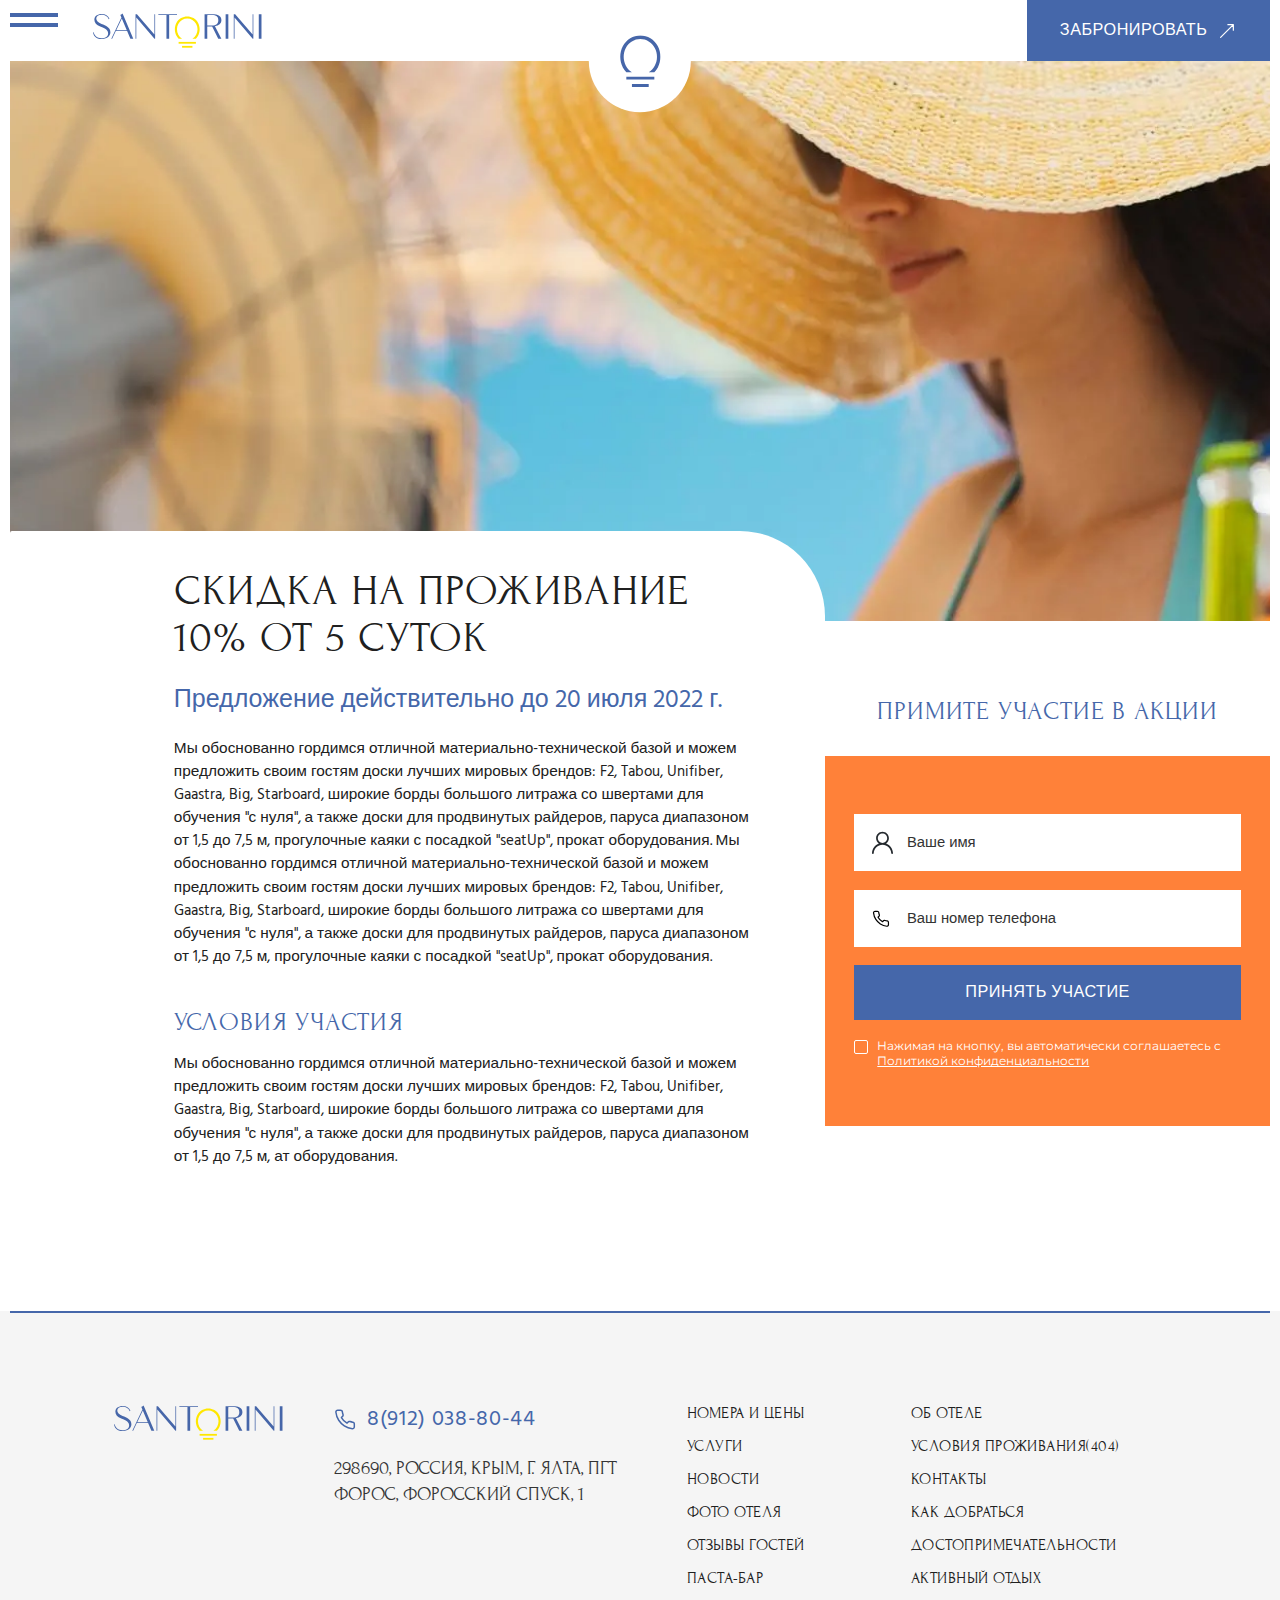
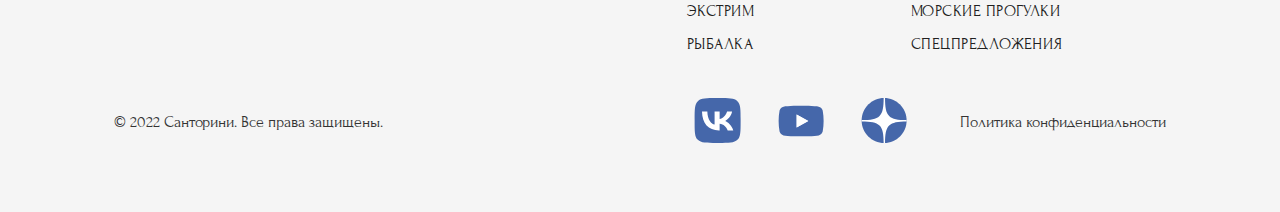
<file: special-offer.html>
<!DOCTYPE html>
<html lang="ru">
<head>
   <meta charset="UTF-8">
   <meta http-equiv="X-UA-Compatible" content="IE=edge">
   <meta name="viewport" content="width=device-width, initial-scale=1.0">
   <meta name="format-detection" content="telephone=no">
   <link rel="shortcut icon" href="img/favicon-1.svg" type="image/x-icon">
   <link rel="stylesheet" href="css/style.min.css?_v=20220907225359">
   <title>Спецпредложение</title>
</head>

<body>
   <header class="header">
   <nav class="header__menu menu spollers">
      <div class="container">
         <div class="menu__body">
            <div class="menu__content">
               <ul class="menu__list">
                  <li class="menu__link"><a href="rooms.html">Номера и цены</a></li>
                  <li class="menu__link">
                     <a href="404.html">Об отеле</a>
                     <span class="menu__link-mark mark" data-smpb="menu-about">
                        <svg width="18" height="10" viewBox="0 0 18 10" fill="none" xmlns="http://www.w3.org/2000/svg">
                           <path fill-rule="evenodd" clip-rule="evenodd" d="M1.08966 1.17295C0.747947 1.51466 0.747947 2.06868 1.08966 2.41039L8.38132 9.70206C8.72303 10.0438 9.27705 10.0438 9.61876 9.70206L16.9104 2.41039C17.2521 2.06868 17.2521 1.51466 16.9104 1.17295C16.5687 0.831245 16.0147 0.831245 15.673 1.17295L9.00004 7.8459L2.32709 1.17295C1.98538 0.831245 1.43136 0.831245 1.08966 1.17295Z" fill="#333333"/>
                        </svg>
                     </span>
                     <ul class="menu__sub-list" data-smpc="menu-about">
                        <li class="menu__sub-list-link"><a href="404.html">Услуги</a></li>
                        <li class="menu__sub-list-link"><a href="404.html">Условия проживания(404)</a></li>
                        <li class="menu__sub-list-link"><a href="news.html">Новости</a></li>
                        <li class="menu__sub-list-link"><a href="contact.html">Контакты</a></li>  
                     </ul>
                  </li>
                  <li class="menu__link menu__sub-list-link"><a href="404.html">Услуги</a></li>
                  <li class="menu__link menu__sub-list-link"><a href="404.html">Условия проживания(404)</a></li>
                  <li class="menu__link menu__sub-list-link"><a href="news.html">Новости</a></li>
                  <li class="menu__link menu__sub-list-link"><a href="contact.html">Контакты</a></li>
                  <li class="menu__link"><a href="page-gallery.html">Фото отеля</a></li>
                  <li class="menu__link"><a href="route.html">Как добраться</a></li>
                  <li class="menu__link"><a href="comments.html">Отзывы гостей</a></li>
                  <li class="menu__link"><a href="404.html">Достопримечательности</a></li>
                  <li class="menu__link"><a href="404.html">Паста бар</a></li>
                  <li class="menu__link ">
                     <a href="active-leisure.html">Активный отдых</a>
                     <span class="menu__link-mark mark" data-smpb="activ">
                        <svg width="18" height="10" viewBox="0 0 18 10" fill="none" xmlns="http://www.w3.org/2000/svg">
                           <path fill-rule="evenodd" clip-rule="evenodd" d="M1.08966 1.17295C0.747947 1.51466 0.747947 2.06868 1.08966 2.41039L8.38132 9.70206C8.72303 10.0438 9.27705 10.0438 9.61876 9.70206L16.9104 2.41039C17.2521 2.06868 17.2521 1.51466 16.9104 1.17295C16.5687 0.831245 16.0147 0.831245 15.673 1.17295L9.00004 7.8459L2.32709 1.17295C1.98538 0.831245 1.43136 0.831245 1.08966 1.17295Z" fill="#333333"/>
                        </svg>
                     </span>
                     <ul class="menu__sub-list" data-smpc="activ">
                        <li class="menu__sub-list-link"><a href="404.html">ЭКСТРИМ</a></li>
                        <li class="menu__sub-list-link"><a href="404.html">МОРСКИЕ ПРОГУЛКИ</a></li>
                        <li class="menu__sub-list-link"><a href="404.html">РЫБАЛКА</a></li>
                     </ul>
                  </li>
                  <li class="menu__link menu__sub-list-link"><a href="404.html">ЭКСТРИМ</a></li>
                  <li class="menu__link menu__sub-list-link"><a href="404.html">МОРСКИЕ ПРОГУЛКИ</a></li>
                  <li class="menu__link menu__sub-list-link"><a href="404.html">РЫБАЛКА</a></li>
                  <li class="menu__link"><a class="nav-link" href="index.html#offers">Спецпредложения</a></li>
                  <li><a href="booking.html" class="menu__button button">
                     <span>ЗАБРОНИРОВАТЬ</span>
                     <svg class="button__arrow arrow arrow--white" width="33" height="16" viewBox="0 0 33 16" fill="none" xmlns="http://www.w3.org/2000/svg">
                        <path d="M31.4277 6.97559C31.98 6.97559 32.4277 7.4233 32.4277 7.97559C32.4277 8.52787 31.98 8.97559 31.4277 8.97559V6.97559ZM1.02214 8.68269C0.631618 8.29217 0.631618 7.659 1.02214 7.26848L7.3861 0.904518C7.77663 0.513994 8.40979 0.513994 8.80032 0.904518C9.19084 1.29504 9.19084 1.92821 8.80032 2.31873L3.14346 7.97559L8.80032 13.6324C9.19084 14.023 9.19084 14.6561 8.80032 15.0467C8.40979 15.4372 7.77663 15.4372 7.3861 15.0467L1.02214 8.68269ZM31.4277 8.97559L1.72925 8.97559V6.97559L31.4277 6.97559V8.97559Z" fill="white"/>
                     </svg>
                  </a> </li>
               </ul>
            </div>
            <div class="menu__contacts contacts">
               <a href="tel:89120388044" class="contacts__phone">
                  <svg width="18" height="17" viewBox="0 0 18 17" fill="none" xmlns="http://www.w3.org/2000/svg">
                     <path d="M16.4434 12.4862V14.7362C16.4443 14.9451 16.4015 15.1518 16.3178 15.3432C16.2341 15.5346 16.1114 15.7064 15.9575 15.8476C15.8036 15.9888 15.6219 16.0963 15.424 16.1632C15.2261 16.2302 15.0165 16.255 14.8084 16.2362C12.5006 15.9854 10.2837 15.1968 8.33593 13.9337C6.5238 12.7822 4.98743 11.2458 3.83593 9.43372C2.56841 7.47712 1.77961 5.24946 1.53343 2.93122C1.51469 2.72382 1.53934 2.51479 1.60581 2.31743C1.67228 2.12008 1.77911 1.93873 1.91951 1.78493C2.0599 1.63113 2.23078 1.50825 2.42127 1.42411C2.61176 1.33997 2.81769 1.29641 3.02593 1.29622H5.27593C5.63991 1.29263 5.99278 1.42152 6.26875 1.65886C6.54473 1.89621 6.72499 2.2258 6.77593 2.58622C6.8709 3.30627 7.04702 4.01326 7.30093 4.69372C7.40184 4.96216 7.42368 5.2539 7.36386 5.53438C7.30404 5.81485 7.16508 6.0723 6.96343 6.27622L6.01093 7.22872C7.0786 9.10637 8.63327 10.661 10.5109 11.7287L11.4634 10.7762C11.6673 10.5746 11.9248 10.4356 12.2053 10.3758C12.4857 10.316 12.7775 10.3378 13.0459 10.4387C13.7264 10.6926 14.4334 10.8687 15.1534 10.9637C15.5178 11.0151 15.8505 11.1986 16.0883 11.4793C16.3262 11.7601 16.4526 12.1184 16.4434 12.4862Z" stroke="#4567AA" stroke-width="1.2" stroke-linecap="round" stroke-linejoin="round"/>
                  </svg>
                  <span>8(912) 038-80-44</span>
               </a>
               <span class="contacts__adress">
                  298690, Россия, Крым, г. Ялта, пгт Форос, Форосский спуск, 1
               </span>
            </div>
            <div class="menu__social social">
               <a href="#!" class="social__vk">
                  <svg width="47" height="46" viewBox="0 0 47 46" fill="none" xmlns="http://www.w3.org/2000/svg">
                     <g>
                     <path d="M0.624023 21.6166C0.624023 11.4342 0.624023 6.3431 3.85756 3.17985C7.09111 0.0166016 12.2954 0.0166016 22.704 0.0166016H24.544C34.9527 0.0166016 40.1569 0.0166016 43.3905 3.17985C46.624 6.3431 46.624 11.4342 46.624 21.6166V23.4166C46.624 33.599 46.624 38.6901 43.3905 41.8534C40.1569 45.0166 34.9527 45.0166 24.544 45.0166H22.704C12.2954 45.0166 7.09111 45.0166 3.85756 41.8534C0.624023 38.6901 0.624023 33.599 0.624023 23.4166V21.6166Z" fill="#4567AA"/>
                     <path d="M25.0212 32.4166C14.3341 32.4166 8.23837 25.322 7.98438 13.5166H13.3377C13.5136 22.1815 17.4601 25.8517 20.5862 26.6085V13.5166H25.6271V20.9896C28.7141 20.668 31.957 17.2625 33.0511 13.5166H38.0919C37.2518 18.1328 33.735 21.5382 31.2341 22.9382C33.735 24.0734 37.7404 27.0436 39.2644 32.4166H33.7154C32.5236 28.822 29.5542 26.0409 25.6271 25.6625V32.4166H25.0212Z" fill="white"/>
                     </g>
                     <defs>
                     <clipPath>
                     <rect width="46" height="45" fill="white" transform="translate(0.624023 0.0166016)"/>
                     </clipPath>
                     </defs>
                  </svg>
               </a>
               <a href="#!" class="social__youtube">
                  <svg width="46" height="46" viewBox="0 0 46 46" fill="none" xmlns="http://www.w3.org/2000/svg">
                     <g>
                     <path d="M44.6746 12.4939C44.4186 11.5697 43.9171 10.7271 43.2205 10.0503C42.5239 9.37357 41.6565 8.88644 40.7052 8.63768C37.2018 7.71655 23.124 7.71655 23.124 7.71655C23.124 7.71655 9.04621 7.71655 5.54283 8.63768C4.59151 8.88644 3.72414 9.37357 3.02752 10.0503C2.33089 10.7271 1.82946 11.5697 1.5734 12.4939C0.919236 15.9649 0.601791 19.4879 0.625233 23.0166C0.601791 26.5452 0.919236 30.0682 1.5734 33.5392C1.82946 34.4634 2.33089 35.306 3.02752 35.9828C3.72414 36.6595 4.59151 37.1467 5.54283 37.3954C9.04621 38.3165 23.124 38.3165 23.124 38.3165C23.124 38.3165 37.2018 38.3165 40.7052 37.3954C41.6565 37.1467 42.5239 36.6595 43.2205 35.9828C43.9171 35.306 44.4186 34.4634 44.6746 33.5392C45.3288 30.0682 45.6463 26.5452 45.6228 23.0166C45.6463 19.4879 45.3288 15.9649 44.6746 12.4939ZM18.6243 29.5737V16.4594L30.3076 23.0166L18.6243 29.5737Z" fill="#4567AA"/>
                     <path d="M18.624 29.5767V16.4564L30.324 23.0166L18.624 29.5767Z" fill="white"/>
                     </g>
                     <defs>
                     <clipPath>
                     <rect width="45" height="45" fill="white" transform="translate(0.624023 0.516602)"/>
                     </clipPath>
                     </defs>
                  </svg>
               </a>
               <a href="#!" class="social__zen">
                  <svg width="46" height="46" viewBox="0 0 46 46" fill="none" xmlns="http://www.w3.org/2000/svg">
                     <g>
                     <path d="M0.624023 22.5166C0.624023 10.0902 10.6976 0.0166016 23.124 0.0166016C35.5504 0.0166016 45.624 10.0902 45.624 22.5166C45.624 34.943 35.5504 45.0166 23.124 45.0166C10.6976 45.0166 0.624023 34.943 0.624023 22.5166Z" fill="#4567AA"/>
                     <path fill-rule="evenodd" clip-rule="evenodd" d="M22.6687 0.0166016C22.5624 9.27326 21.9571 14.4537 18.5091 17.9017C15.0611 21.3497 9.88068 21.955 0.624023 22.0613V23.4046C9.88068 23.5109 15.0611 24.1162 18.5091 27.5642C21.903 30.958 22.5427 36.0305 22.6633 45.0166H24.0174C24.138 36.0305 24.7777 30.958 28.1716 27.5642C31.5655 24.1703 36.6379 23.5305 45.624 23.41V22.0558C36.6379 21.9353 31.5655 21.2956 28.1716 17.9017C24.7236 14.4537 24.1183 9.27326 24.0121 0.0166016H22.6687Z" fill="white"/>
                     </g>
                     <defs>
                     <clipPath>
                     <rect width="45" height="45" fill="white" transform="translate(0.624023 0.0166016)"/>
                     </clipPath>
                     </defs>
                  </svg>
               </a>
            </div>
         </div>
      </div>
   </nav>
   <div class="container">
      <div class="header__body">
         <div class="header__burger menu-burger"></div>
         <a href="index.html" class="header__logo main-logo">
            <img src="img/Logo.svg" alt="logo">
         </a>
         <a href="booking.html" class="header__button button">
            <span>ЗАБРОНИРОВАТЬ</span>
            <svg class="button__arrow arrow arrow--white" width="33" height="16" viewBox="0 0 33 16" fill="none" xmlns="http://www.w3.org/2000/svg">
               <path d="M31.4277 6.97559C31.98 6.97559 32.4277 7.4233 32.4277 7.97559C32.4277 8.52787 31.98 8.97559 31.4277 8.97559V6.97559ZM1.02214 8.68269C0.631618 8.29217 0.631618 7.659 1.02214 7.26848L7.3861 0.904518C7.77663 0.513994 8.40979 0.513994 8.80032 0.904518C9.19084 1.29504 9.19084 1.92821 8.80032 2.31873L3.14346 7.97559L8.80032 13.6324C9.19084 14.023 9.19084 14.6561 8.80032 15.0467C8.40979 15.4372 7.77663 15.4372 7.3861 15.0467L1.02214 8.68269ZM31.4277 8.97559L1.72925 8.97559V6.97559L31.4277 6.97559V8.97559Z" fill="white"/>
            </svg>
         </a>
         <div class="header__decor">
            <img src="img/Logo-round.svg" alt="decor">
         </div>
      </div> 
   </div>
</header>
    
   <main class="special-offer">
      <div class="container">
         <section class="special-offer__header header-block">
            <div class="header-block__bg">
               <picture><source srcset="img/news/news-2.1.webp" type="image/webp"><img src="img/news/news-2.1.jpg" alt="picture"></picture>
            </div>
         </section>
         <section class="special-offer__body">
            <div class="special-offer__content brad-right">
               <h1 class="special-offer__title section-title">скидка на проживание 10% от 5 суток</h1>
               <div class="special-offer__end-date">Предложение действительно до 20 июля 2022 г.</div>
               <p class="special-offer__text">
                  Мы обоснованно гордимся отличной материально-технической базой и можем предложить своим гостям доски лучших мировых брендов: F2, Tabou, Unifiber, Gaastra, Big, Starboard, широкие борды большого литража со швертами для обучения "с нуля", а также доски для продвинутых райдеров, паруса диапазоном от 1,5 до 7,5 м, прогулочные каяки с посадкой "seatUp", прокат оборудования. Мы обоснованно гордимся отличной материально-технической базой и можем предложить своим гостям доски лучших мировых брендов: F2, Tabou, Unifiber, Gaastra, Big, Starboard, широкие борды большого литража со швертами для обучения "с нуля", а также доски для продвинутых райдеров, паруса диапазоном от 1,5 до 7,5 м, прогулочные каяки с посадкой "seatUp", прокат оборудования.
               </p>
               <div class="special-offer__conditions">
                  <h2 class="special-offer__conditions-name subtitle">Условия участия</h2>
                  <p class="special-offer__conditions-text">
                     Мы обоснованно гордимся отличной материально-технической базой и можем предложить своим гостям доски лучших мировых брендов: F2, Tabou, Unifiber, Gaastra, Big, Starboard, широкие борды большого литража со швертами для обучения "с нуля", а также доски для продвинутых райдеров, паруса диапазоном от 1,5 до 7,5 м, ат оборудования.
                  </p>
               </div>
            </div>
            <div class="special-offer__form-block">
               <h2 class="special-offer__form-block-title subtitle">Примите участие в Акции</h2>
               <form action="POST" class="special-offer__form form__form" name="special-offer-form">
                  <label class="form__input-label form__input-label--name">
                     <input class="form__input" type="text" name="name" required placeholder="Ваше имя">
                     <span class="form__input-placeholder">
                        <img src="img/icons/one-people.svg" alt="picture">
                     </span>
                  </label>
                  <label class="form__input-label form__input-label--phone">
                     <input class="form__input" type="text" name="name" required placeholder="Ваш номер телефона">
                     <span class="form__input-placeholder">
                        <svg width="18" height="17" viewBox="0 0 18 17" fill="none" xmlns="http://www.w3.org/2000/svg">
                           <path d="M16.4434 12.4862V14.7362C16.4443 14.9451 16.4015 15.1518 16.3178 15.3432C16.2341 15.5346 16.1114 15.7064 15.9575 15.8476C15.8036 15.9888 15.6219 16.0963 15.424 16.1632C15.2261 16.2302 15.0165 16.255 14.8084 16.2362C12.5006 15.9854 10.2837 15.1968 8.33593 13.9337C6.5238 12.7822 4.98743 11.2458 3.83593 9.43372C2.56841 7.47712 1.77961 5.24946 1.53343 2.93122C1.51469 2.72382 1.53934 2.51479 1.60581 2.31743C1.67228 2.12008 1.77911 1.93873 1.91951 1.78493C2.0599 1.63113 2.23078 1.50825 2.42127 1.42411C2.61176 1.33997 2.81769 1.29641 3.02593 1.29622H5.27593C5.63991 1.29263 5.99278 1.42152 6.26875 1.65886C6.54473 1.89621 6.72499 2.2258 6.77593 2.58622C6.8709 3.30627 7.04702 4.01326 7.30093 4.69372C7.40184 4.96216 7.42368 5.2539 7.36386 5.53438C7.30404 5.81485 7.16508 6.0723 6.96343 6.27622L6.01093 7.22872C7.0786 9.10637 8.63327 10.661 10.5109 11.7287L11.4634 10.7762C11.6673 10.5746 11.9248 10.4356 12.2053 10.3758C12.4857 10.316 12.7775 10.3378 13.0459 10.4387C13.7264 10.6926 14.4334 10.8687 15.1534 10.9637C15.5178 11.0151 15.8505 11.1986 16.0883 11.4793C16.3262 11.7601 16.4526 12.1184 16.4434 12.4862Z" stroke="#000000" stroke-width="1.2" stroke-linecap="round" stroke-linejoin="round"/>
                           </svg>
                     </span>
                  </label>
                  <button type="submit" name="submit-button" class="form__button button"><span>ПРинять участие</span></button>
                  <label class="form__checkbox-label">
                     <input class="form__checkbox" type="checkbox" name="checkbox">
                     <span class="form__custom-checkbox"></span>
                     <span class="form__checkbox-text">Нажимая на кнопку, вы автоматически соглашаетесь с <a href="#!">Политикой конфиденциальности</a></span>
                  </label>
               </form>
            </div>
         </section>
      </div>
   </main>
   <footer class="footer">
   <div class="container">
      <div class="footer__body">
         <div class="footer__content">
            <div class="footer__column">
               <a href="#!" class="footer__logo main-logo">
                  <img src="img/Logo.svg" alt="logo">
               </a>
               <div class="footer__contacts contacts">
                  <a href="tel:89120388044" class="contacts__phone">
                     <svg width="18" height="17" viewBox="0 0 18 17" fill="none" xmlns="http://www.w3.org/2000/svg">
                        <path d="M16.4434 12.4862V14.7362C16.4443 14.9451 16.4015 15.1518 16.3178 15.3432C16.2341 15.5346 16.1114 15.7064 15.9575 15.8476C15.8036 15.9888 15.6219 16.0963 15.424 16.1632C15.2261 16.2302 15.0165 16.255 14.8084 16.2362C12.5006 15.9854 10.2837 15.1968 8.33593 13.9337C6.5238 12.7822 4.98743 11.2458 3.83593 9.43372C2.56841 7.47712 1.77961 5.24946 1.53343 2.93122C1.51469 2.72382 1.53934 2.51479 1.60581 2.31743C1.67228 2.12008 1.77911 1.93873 1.91951 1.78493C2.0599 1.63113 2.23078 1.50825 2.42127 1.42411C2.61176 1.33997 2.81769 1.29641 3.02593 1.29622H5.27593C5.63991 1.29263 5.99278 1.42152 6.26875 1.65886C6.54473 1.89621 6.72499 2.2258 6.77593 2.58622C6.8709 3.30627 7.04702 4.01326 7.30093 4.69372C7.40184 4.96216 7.42368 5.2539 7.36386 5.53438C7.30404 5.81485 7.16508 6.0723 6.96343 6.27622L6.01093 7.22872C7.0786 9.10637 8.63327 10.661 10.5109 11.7287L11.4634 10.7762C11.6673 10.5746 11.9248 10.4356 12.2053 10.3758C12.4857 10.316 12.7775 10.3378 13.0459 10.4387C13.7264 10.6926 14.4334 10.8687 15.1534 10.9637C15.5178 11.0151 15.8505 11.1986 16.0883 11.4793C16.3262 11.7601 16.4526 12.1184 16.4434 12.4862Z" stroke="#4567AA" stroke-width="1.2" stroke-linecap="round" stroke-linejoin="round"/>
                     </svg>
                     <span>8(912) 038-80-44</span>
                  </a>
                  <span class="contacts__adress">
                     298690, Россия, Крым, г. Ялта, пгт Форос, Форосский спуск, 1
                  </span>
                  <div class="footer__open">
                     <div class="footer__burger menu-burger"></div>
                     <span>открыть меню</span>
                  </div>
               </div>
            </div>
            <nav class="footer__nav">
               <ul class="footer__list">
                  <li class="footer__link"><a href="rooms.html">Номера и цены</a></li>
                  <li class="footer__link"><a href="404.html">Об отеле</a></li>
                  <li class="footer__link"><a href="404.html">Услуги</a></li>
                  <li class="footer__link"><a href="404.html">Условия проживания(404)</a></li>
                  <li class="footer__link"><a href="news.html">Новости</a></li>
                  <li class="footer__link"><a href="contact.html">Контакты</a></li>
                  <li class="footer__link"><a href="page-gallery.html">Фото отеля</a></li>
                  <li class="footer__link"><a href="route.html">Как добраться</a></li>
                  <li class="footer__link"><a href="comments.html">Отзывы гостей</a></li>
                  <li class="footer__link"><a href="404.html">Достопримечательности</a></li>
                  <li class="footer__link"><a href="404.html">паста-бар</a></li>
                  <li class="footer__link"><a href="active-leisure.html">Активный отдых</a></li>
                  <li class="footer__link"><a href="404.html">эКСТРИМ</a></li>
                  <li class="footer__link"><a href="404.html">МОРСКИЕ ПРОГУЛКИ</a></li>
                  <li class="footer__link"><a href="404.html">рЫБАЛКА</a></li>
                  <li class="footer__link"><a class="nav-link" href="index.html#offers">Спецпредложения</a></li>
               </ul>
            </nav>
            <div class="footer__footer">
               <span>© 2022 Cанторини. Все права защищены.</span>
               <div class="footer__social social">
                  <a href="#!" class="social__vk">
                     <svg width="47" height="46" viewBox="0 0 47 46" fill="none" xmlns="http://www.w3.org/2000/svg">
                        <path d="M0.624023 21.6166C0.624023 11.4342 0.624023 6.3431 3.85756 3.17985C7.09111 0.0166016 12.2954 0.0166016 22.704 0.0166016H24.544C34.9527 0.0166016 40.1569 0.0166016 43.3905 3.17985C46.624 6.3431 46.624 11.4342 46.624 21.6166V23.4166C46.624 33.599 46.624 38.6901 43.3905 41.8534C40.1569 45.0166 34.9527 45.0166 24.544 45.0166H22.704C12.2954 45.0166 7.09111 45.0166 3.85756 41.8534C0.624023 38.6901 0.624023 33.599 0.624023 23.4166V21.6166Z" fill="#4567AA"/>
                        <path d="M25.0212 32.4166C14.3341 32.4166 8.23837 25.322 7.98438 13.5166H13.3377C13.5136 22.1815 17.4601 25.8517 20.5862 26.6085V13.5166H25.6271V20.9896C28.7141 20.668 31.957 17.2625 33.0511 13.5166H38.0919C37.2518 18.1328 33.735 21.5382 31.2341 22.9382C33.735 24.0734 37.7404 27.0436 39.2644 32.4166H33.7154C32.5236 28.822 29.5542 26.0409 25.6271 25.6625V32.4166H25.0212Z" fill="white"/>
                        <defs>
                        <clipPath>
                        <rect width="46" height="45" fill="white" transform="translate(0.624023 0.0166016)"/>
                        </clipPath>
                        </defs>
                     </svg>
                  </a>
                  <a href="#!" class="social__youtube">
                     <svg width="46" height="46" viewBox="0 0 46 46" fill="none" xmlns="http://www.w3.org/2000/svg">
                        <path d="M44.6746 12.4939C44.4186 11.5697 43.9171 10.7271 43.2205 10.0503C42.5239 9.37357 41.6565 8.88644 40.7052 8.63768C37.2018 7.71655 23.124 7.71655 23.124 7.71655C23.124 7.71655 9.04621 7.71655 5.54283 8.63768C4.59151 8.88644 3.72414 9.37357 3.02752 10.0503C2.33089 10.7271 1.82946 11.5697 1.5734 12.4939C0.919236 15.9649 0.601791 19.4879 0.625233 23.0166C0.601791 26.5452 0.919236 30.0682 1.5734 33.5392C1.82946 34.4634 2.33089 35.306 3.02752 35.9828C3.72414 36.6595 4.59151 37.1467 5.54283 37.3954C9.04621 38.3165 23.124 38.3165 23.124 38.3165C23.124 38.3165 37.2018 38.3165 40.7052 37.3954C41.6565 37.1467 42.5239 36.6595 43.2205 35.9828C43.9171 35.306 44.4186 34.4634 44.6746 33.5392C45.3288 30.0682 45.6463 26.5452 45.6228 23.0166C45.6463 19.4879 45.3288 15.9649 44.6746 12.4939ZM18.6243 29.5737V16.4594L30.3076 23.0166L18.6243 29.5737Z" fill="#4567AA"/>
                        <path d="M18.624 29.5767V16.4564L30.324 23.0166L18.624 29.5767Z" fill="white"/>
                        <defs>
                        <clipPath>
                        <rect width="45" height="45" fill="white" transform="translate(0.624023 0.516602)"/>
                        </clipPath>
                        </defs>
                     </svg>
                  </a>
                  <a href="#!" class="social__zen">
                     <svg width="46" height="46" viewBox="0 0 46 46" fill="none" xmlns="http://www.w3.org/2000/svg">
                        <path d="M0.624023 22.5166C0.624023 10.0902 10.6976 0.0166016 23.124 0.0166016C35.5504 0.0166016 45.624 10.0902 45.624 22.5166C45.624 34.943 35.5504 45.0166 23.124 45.0166C10.6976 45.0166 0.624023 34.943 0.624023 22.5166Z" fill="#4567AA"/>
                        <path fill-rule="evenodd" clip-rule="evenodd" d="M22.6687 0.0166016C22.5624 9.27326 21.9571 14.4537 18.5091 17.9017C15.0611 21.3497 9.88068 21.955 0.624023 22.0613V23.4046C9.88068 23.5109 15.0611 24.1162 18.5091 27.5642C21.903 30.958 22.5427 36.0305 22.6633 45.0166H24.0174C24.138 36.0305 24.7777 30.958 28.1716 27.5642C31.5655 24.1703 36.6379 23.5305 45.624 23.41V22.0558C36.6379 21.9353 31.5655 21.2956 28.1716 17.9017C24.7236 14.4537 24.1183 9.27326 24.0121 0.0166016H22.6687Z" fill="white"/>
                        <defs>
                        <clipPath>
                        <rect width="45" height="45" fill="white" transform="translate(0.624023 0.0166016)"/>
                        </clipPath>
                        </defs>
                     </svg>
                  </a>
               </div>
               <span>Политика конфиденциальности</span>
            </div>
         </div>
      </div>
   </div>
</footer>
   
   <script src="js/index.min.js?_v=20220907225359"></script>
</body>
</html>
</file>
<file: css/style.min.css>
@charset "UTF-8";@import url(https://fonts.googleapis.com/css?family=Forum:regular&display=swap);@import url(https://fonts.googleapis.com/css?family=Hind+Madurai:500,600&display=swap);@import url(https://fonts.googleapis.com/css?family=Montserrat:regular&display=swap);@import url(https://fonts.googleapis.com/css?family=Roboto:regular&display=swap);*{padding:0;margin:0;border:0}*,:after,:before{-webkit-box-sizing:border-box;box-sizing:border-box}:active,:focus{outline:0}a:active,a:focus{outline:0}aside,footer,header,nav{display:block}body,html{height:100%;width:100%;font-size:100%;line-height:1;font-size:14px;-ms-text-size-adjust:100%;-moz-text-size-adjust:100%;-webkit-text-size-adjust:100%}body{background:#fff}button,input,textarea{font-family:inherit}input::-ms-clear{display:none}button{cursor:pointer}button::-moz-focus-inner{padding:0;border:0}a,a:hover,a:visited{text-decoration:none}ul li{list-style:none}img{vertical-align:top;font-size:0}h1,h2,h3,h4,h5,h6{font-size:inherit;font-weight:400}html{font-size:16px}body{font-size:1rem;font-family:Forum;color:#333;min-width:320px;display:-webkit-box;display:-ms-flexbox;display:flex;-webkit-box-orient:vertical;-webkit-box-direction:normal;-ms-flex-direction:column;flex-direction:column}.lock{overflow:hidden}.wrapper{min-width:0;max-width:100%;display:-webkit-box;display:-ms-flexbox;display:flex;-webkit-box-orient:vertical;-webkit-box-direction:normal;-ms-flex-direction:column;flex-direction:column}.container{max-width:1700px;padding:0 10px;margin:0 auto}.container--left{padding-right:max((100vw - (1680px)) * .5,10px)}.container--right{padding-left:max((100vw - (1680px)) * .5,10px)}.container,.container--left,.container--right{width:100%}@font-face{font-family:swiper-icons;src:url("data:application/font-woff;charset=utf-8;base64, [base64]//wADZ2x5ZgAAAywAAADMAAAD2MHtryVoZWFkAAABbAAAADAAAAA2E2+eoWhoZWEAAAGcAAAAHwAAACQC9gDzaG10eAAAAigAAAAZAAAArgJkABFsb2NhAAAC0AAAAFoAAABaFQAUGG1heHAAAAG8AAAAHwAAACAAcABAbmFtZQAAA/gAAAE5AAACXvFdBwlwb3N0AAAFNAAAAGIAAACE5s74hXjaY2BkYGAAYpf5Hu/j+W2+MnAzMYDAzaX6QjD6/4//Bxj5GA8AuRwMYGkAPywL13jaY2BkYGA88P8Agx4j+/8fQDYfA1AEBWgDAIB2BOoAeNpjYGRgYNBh4GdgYgABEMnIABJzYNADCQAACWgAsQB42mNgYfzCOIGBlYGB0YcxjYGBwR1Kf2WQZGhhYGBiYGVmgAFGBiQQkOaawtDAoMBQxXjg/wEGPcYDDA4wNUA2CCgwsAAAO4EL6gAAeNpj2M0gyAACqxgGNWBkZ2D4/wMA+xkDdgAAAHjaY2BgYGaAYBkGRgYQiAHyGMF8FgYHIM3DwMHABGQrMOgyWDLEM1T9/w8UBfEMgLzE////P/5//f/V/xv+r4eaAAeMbAxwIUYmIMHEgKYAYjUcsDAwsLKxc3BycfPw8jEQA/[base64]/uznmfPFBNODM2K7MTQ45YEAZqGP81AmGGcF3iPqOop0r1SPTaTbVkfUe4HXj97wYE+yNwWYxwWu4v1ugWHgo3S1XdZEVqWM7ET0cfnLGxWfkgR42o2PvWrDMBSFj/IHLaF0zKjRgdiVMwScNRAoWUoH78Y2icB/yIY09An6AH2Bdu/UB+yxopYshQiEvnvu0dURgDt8QeC8PDw7Fpji3fEA4z/PEJ6YOB5hKh4dj3EvXhxPqH/SKUY3rJ7srZ4FZnh1PMAtPhwP6fl2PMJMPDgeQ4rY8YT6Gzao0eAEA409DuggmTnFnOcSCiEiLMgxCiTI6Cq5DZUd3Qmp10vO0LaLTd2cjN4fOumlc7lUYbSQcZFkutRG7g6JKZKy0RmdLY680CDnEJ+UMkpFFe1RN7nxdVpXrC4aTtnaurOnYercZg2YVmLN/d/gczfEimrE/fs/bOuq29Zmn8tloORaXgZgGa78yO9/cnXm2BpaGvq25Dv9S4E9+5SIc9PqupJKhYFSSl47+Qcr1mYNAAAAeNptw0cKwkAAAMDZJA8Q7OUJvkLsPfZ6zFVERPy8qHh2YER+3i/BP83vIBLLySsoKimrqKqpa2hp6+jq6RsYGhmbmJqZSy0sraxtbO3sHRydnEMU4uR6yx7JJXveP7WrDycAAAAAAAH//wACeNpjYGRgYOABYhkgZgJCZgZNBkYGLQZtIJsFLMYAAAw3ALgAeNolizEKgDAQBCchRbC2sFER0YD6qVQiBCv/H9ezGI6Z5XBAw8CBK/m5iQQVauVbXLnOrMZv2oLdKFa8Pjuru2hJzGabmOSLzNMzvutpB3N42mNgZGBg4GKQYzBhYMxJLMlj4GBgAYow/P/PAJJhLM6sSoWKfWCAAwDAjgbRAAB42mNgYGBkAIIbCZo5IPrmUn0hGA0AO8EFTQAA");font-weight:400;font-style:normal}:root{--swiper-theme-color:#007aff}.swiper{margin-left:auto;margin-right:auto;position:relative;overflow:hidden;list-style:none;padding:0;z-index:1}.swiper-vertical>.swiper-wrapper{-webkit-box-orient:vertical;-webkit-box-direction:normal;-ms-flex-direction:column;flex-direction:column}.swiper-wrapper{position:relative;width:100%;height:100%;z-index:1;display:-webkit-box;display:-ms-flexbox;display:flex;-webkit-transition-property:-webkit-transform;transition-property:-webkit-transform;-o-transition-property:transform;transition-property:transform;transition-property:transform,-webkit-transform;-webkit-box-sizing:content-box;box-sizing:content-box}.swiper-android .swiper-slide,.swiper-wrapper{-webkit-transform:translate3d(0,0,0);transform:translate3d(0,0,0)}.swiper-pointer-events{-ms-touch-action:pan-y;touch-action:pan-y}.swiper-pointer-events.swiper-vertical{-ms-touch-action:pan-x;touch-action:pan-x}.swiper-slide{-ms-flex-negative:0;flex-shrink:0;width:100%;height:100%;position:relative;-webkit-transition-property:-webkit-transform;transition-property:-webkit-transform;-o-transition-property:transform;transition-property:transform;transition-property:transform,-webkit-transform}.swiper-slide-invisible-blank{visibility:hidden}.swiper-autoheight,.swiper-autoheight .swiper-slide{height:auto}.swiper-autoheight .swiper-wrapper{-webkit-box-align:start;-ms-flex-align:start;align-items:flex-start;-webkit-transition-property:height,-webkit-transform;transition-property:height,-webkit-transform;-o-transition-property:transform,height;transition-property:transform,height;transition-property:transform,height,-webkit-transform}.swiper-backface-hidden .swiper-slide{-webkit-transform:translateZ(0);transform:translateZ(0);-webkit-backface-visibility:hidden;backface-visibility:hidden}.swiper-3d,.swiper-3d.swiper-css-mode .swiper-wrapper{-webkit-perspective:1200px;perspective:1200px}.swiper-3d .swiper-cube-shadow,.swiper-3d .swiper-slide,.swiper-3d .swiper-slide-shadow,.swiper-3d .swiper-slide-shadow-bottom,.swiper-3d .swiper-slide-shadow-left,.swiper-3d .swiper-slide-shadow-right,.swiper-3d .swiper-slide-shadow-top,.swiper-3d .swiper-wrapper{-webkit-transform-style:preserve-3d;transform-style:preserve-3d}.swiper-3d .swiper-slide-shadow,.swiper-3d .swiper-slide-shadow-bottom,.swiper-3d .swiper-slide-shadow-left,.swiper-3d .swiper-slide-shadow-right,.swiper-3d .swiper-slide-shadow-top{position:absolute;left:0;top:0;width:100%;height:100%;pointer-events:none;z-index:10}.swiper-3d .swiper-slide-shadow{background:rgba(0,0,0,.15)}.swiper-3d .swiper-slide-shadow-left{background-image:-webkit-gradient(linear,right top,left top,from(rgba(0,0,0,.5)),to(rgba(0,0,0,0)));background-image:-o-linear-gradient(right,rgba(0,0,0,.5),rgba(0,0,0,0));background-image:linear-gradient(to left,rgba(0,0,0,.5),rgba(0,0,0,0))}.swiper-3d .swiper-slide-shadow-right{background-image:-webkit-gradient(linear,left top,right top,from(rgba(0,0,0,.5)),to(rgba(0,0,0,0)));background-image:-o-linear-gradient(left,rgba(0,0,0,.5),rgba(0,0,0,0));background-image:linear-gradient(to right,rgba(0,0,0,.5),rgba(0,0,0,0))}.swiper-3d .swiper-slide-shadow-top{background-image:-webkit-gradient(linear,left bottom,left top,from(rgba(0,0,0,.5)),to(rgba(0,0,0,0)));background-image:-o-linear-gradient(bottom,rgba(0,0,0,.5),rgba(0,0,0,0));background-image:linear-gradient(to top,rgba(0,0,0,.5),rgba(0,0,0,0))}.swiper-3d .swiper-slide-shadow-bottom{background-image:-webkit-gradient(linear,left top,left bottom,from(rgba(0,0,0,.5)),to(rgba(0,0,0,0)));background-image:-o-linear-gradient(top,rgba(0,0,0,.5),rgba(0,0,0,0));background-image:linear-gradient(to bottom,rgba(0,0,0,.5),rgba(0,0,0,0))}.swiper-css-mode>.swiper-wrapper{overflow:auto;scrollbar-width:none;-ms-overflow-style:none}.swiper-css-mode>.swiper-wrapper::-webkit-scrollbar{display:none}.swiper-css-mode>.swiper-wrapper>.swiper-slide{scroll-snap-align:start start}.swiper-horizontal.swiper-css-mode>.swiper-wrapper{-ms-scroll-snap-type:x mandatory;scroll-snap-type:x mandatory}.swiper-vertical.swiper-css-mode>.swiper-wrapper{-ms-scroll-snap-type:y mandatory;scroll-snap-type:y mandatory}.swiper-centered>.swiper-wrapper::before{content:"";-ms-flex-negative:0;flex-shrink:0;-webkit-box-ordinal-group:10000;-ms-flex-order:9999;order:9999}.swiper-centered.swiper-horizontal>.swiper-wrapper>.swiper-slide:first-child{-webkit-margin-start:var(--swiper-centered-offset-before);margin-inline-start:var(--swiper-centered-offset-before)}.swiper-centered.swiper-horizontal>.swiper-wrapper::before{height:100%;min-height:1px;width:var(--swiper-centered-offset-after)}.swiper-centered.swiper-vertical>.swiper-wrapper>.swiper-slide:first-child{-webkit-margin-before:var(--swiper-centered-offset-before);margin-block-start:var(--swiper-centered-offset-before)}.swiper-centered.swiper-vertical>.swiper-wrapper::before{width:100%;min-width:1px;height:var(--swiper-centered-offset-after)}.swiper-centered>.swiper-wrapper>.swiper-slide{scroll-snap-align:center center}.swiper-virtual .swiper-slide{-webkit-backface-visibility:hidden;-webkit-transform:translateZ(0);transform:translateZ(0)}.swiper-virtual.swiper-css-mode .swiper-wrapper::after{content:"";position:absolute;left:0;top:0;pointer-events:none}.swiper-virtual.swiper-css-mode.swiper-horizontal .swiper-wrapper::after{height:1px;width:var(--swiper-virtual-size)}.swiper-virtual.swiper-css-mode.swiper-vertical .swiper-wrapper::after{width:1px;height:var(--swiper-virtual-size)}:root{--swiper-navigation-size:44px}.swiper-button-next,.swiper-button-prev{position:absolute;top:50%;width:calc(var(--swiper-navigation-size)/ 44 * 27);height:var(--swiper-navigation-size);margin-top:calc(0px - var(--swiper-navigation-size)/ 2);z-index:10;cursor:pointer;display:-webkit-box;display:-ms-flexbox;display:flex;-webkit-box-align:center;-ms-flex-align:center;align-items:center;-webkit-box-pack:center;-ms-flex-pack:center;justify-content:center;color:var(--swiper-navigation-color,var(--swiper-theme-color))}.swiper-button-next.swiper-button-disabled,.swiper-button-prev.swiper-button-disabled{opacity:.35;cursor:auto;pointer-events:none}.swiper-button-next.swiper-button-hidden,.swiper-button-prev.swiper-button-hidden{opacity:0;cursor:auto;pointer-events:none}.swiper-navigation-disabled .swiper-button-next,.swiper-navigation-disabled .swiper-button-prev{display:none!important}.swiper-button-next:after,.swiper-button-prev:after{font-family:swiper-icons;font-size:var(--swiper-navigation-size);text-transform:none!important;letter-spacing:0;font-variant:initial;line-height:1}.swiper-button-prev,.swiper-rtl .swiper-button-next{left:10px;right:auto}.swiper-button-prev:after,.swiper-rtl .swiper-button-next:after{content:"prev"}.swiper-button-next,.swiper-rtl .swiper-button-prev{right:10px;left:auto}.swiper-button-next:after,.swiper-rtl .swiper-button-prev:after{content:"next"}.swiper-button-lock{display:none}.swiper-pagination{position:absolute;text-align:center;-webkit-transition:.3s opacity;-o-transition:.3s opacity;transition:.3s opacity;-webkit-transform:translate3d(0,0,0);transform:translate3d(0,0,0);z-index:10}.swiper-pagination.swiper-pagination-hidden{opacity:0}.swiper-pagination-disabled>.swiper-pagination,.swiper-pagination.swiper-pagination-disabled{display:none!important}.swiper-horizontal>.swiper-pagination-bullets,.swiper-pagination-bullets.swiper-pagination-horizontal,.swiper-pagination-custom,.swiper-pagination-fraction{bottom:10px;left:0;width:100%}.swiper-pagination-bullets-dynamic{overflow:hidden;font-size:0}.swiper-pagination-bullets-dynamic .swiper-pagination-bullet{-webkit-transform:scale(.33);-ms-transform:scale(.33);transform:scale(.33);position:relative}.swiper-pagination-bullets-dynamic .swiper-pagination-bullet-active{-webkit-transform:scale(1);-ms-transform:scale(1);transform:scale(1)}.swiper-pagination-bullets-dynamic .swiper-pagination-bullet-active-main{-webkit-transform:scale(1);-ms-transform:scale(1);transform:scale(1)}.swiper-pagination-bullets-dynamic .swiper-pagination-bullet-active-prev{-webkit-transform:scale(.66);-ms-transform:scale(.66);transform:scale(.66)}.swiper-pagination-bullets-dynamic .swiper-pagination-bullet-active-prev-prev{-webkit-transform:scale(.33);-ms-transform:scale(.33);transform:scale(.33)}.swiper-pagination-bullets-dynamic .swiper-pagination-bullet-active-next{-webkit-transform:scale(.66);-ms-transform:scale(.66);transform:scale(.66)}.swiper-pagination-bullets-dynamic .swiper-pagination-bullet-active-next-next{-webkit-transform:scale(.33);-ms-transform:scale(.33);transform:scale(.33)}.swiper-pagination-bullet{width:var(--swiper-pagination-bullet-width,var(--swiper-pagination-bullet-size,8px));height:var(--swiper-pagination-bullet-height,var(--swiper-pagination-bullet-size,8px));display:inline-block;border-radius:50%;background:var(--swiper-pagination-bullet-inactive-color,#000);opacity:var(--swiper-pagination-bullet-inactive-opacity,.2)}button.swiper-pagination-bullet{border:none;margin:0;padding:0;-webkit-box-shadow:none;box-shadow:none;-webkit-appearance:none;-moz-appearance:none;appearance:none}.swiper-pagination-clickable .swiper-pagination-bullet{cursor:pointer}.swiper-pagination-bullet:only-child{display:none!important}.swiper-pagination-bullet-active{opacity:var(--swiper-pagination-bullet-opacity,1);background:var(--swiper-pagination-color,var(--swiper-theme-color))}.swiper-pagination-vertical.swiper-pagination-bullets,.swiper-vertical>.swiper-pagination-bullets{right:10px;top:50%;-webkit-transform:translate3d(0,-50%,0);transform:translate3d(0,-50%,0)}.swiper-pagination-vertical.swiper-pagination-bullets .swiper-pagination-bullet,.swiper-vertical>.swiper-pagination-bullets .swiper-pagination-bullet{margin:var(--swiper-pagination-bullet-vertical-gap,6px) 0;display:block}.swiper-pagination-vertical.swiper-pagination-bullets.swiper-pagination-bullets-dynamic,.swiper-vertical>.swiper-pagination-bullets.swiper-pagination-bullets-dynamic{top:50%;-webkit-transform:translateY(-50%);-ms-transform:translateY(-50%);transform:translateY(-50%);width:8px}.swiper-pagination-vertical.swiper-pagination-bullets.swiper-pagination-bullets-dynamic .swiper-pagination-bullet,.swiper-vertical>.swiper-pagination-bullets.swiper-pagination-bullets-dynamic .swiper-pagination-bullet{display:inline-block;-webkit-transition:.2s top,.2s -webkit-transform;transition:.2s top,.2s -webkit-transform;-o-transition:.2s transform,.2s top;transition:.2s transform,.2s top;transition:.2s transform,.2s top,.2s -webkit-transform}.swiper-horizontal>.swiper-pagination-bullets .swiper-pagination-bullet,.swiper-pagination-horizontal.swiper-pagination-bullets .swiper-pagination-bullet{margin:0 var(--swiper-pagination-bullet-horizontal-gap,4px)}.swiper-horizontal>.swiper-pagination-bullets.swiper-pagination-bullets-dynamic,.swiper-pagination-horizontal.swiper-pagination-bullets.swiper-pagination-bullets-dynamic{left:50%;-webkit-transform:translateX(-50%);-ms-transform:translateX(-50%);transform:translateX(-50%);white-space:nowrap}.swiper-horizontal>.swiper-pagination-bullets.swiper-pagination-bullets-dynamic .swiper-pagination-bullet,.swiper-pagination-horizontal.swiper-pagination-bullets.swiper-pagination-bullets-dynamic .swiper-pagination-bullet{-webkit-transition:.2s left,.2s -webkit-transform;transition:.2s left,.2s -webkit-transform;-o-transition:.2s transform,.2s left;transition:.2s transform,.2s left;transition:.2s transform,.2s left,.2s -webkit-transform}.swiper-horizontal.swiper-rtl>.swiper-pagination-bullets-dynamic .swiper-pagination-bullet{-webkit-transition:.2s right,.2s -webkit-transform;transition:.2s right,.2s -webkit-transform;-o-transition:.2s transform,.2s right;transition:.2s transform,.2s right;transition:.2s transform,.2s right,.2s -webkit-transform}.swiper-pagination-progressbar{background:rgba(0,0,0,.25);position:absolute}.swiper-pagination-progressbar .swiper-pagination-progressbar-fill{background:var(--swiper-pagination-color,var(--swiper-theme-color));position:absolute;left:0;top:0;width:100%;height:100%;-webkit-transform:scale(0);-ms-transform:scale(0);transform:scale(0);-webkit-transform-origin:left top;-ms-transform-origin:left top;transform-origin:left top}.swiper-rtl .swiper-pagination-progressbar .swiper-pagination-progressbar-fill{-webkit-transform-origin:right top;-ms-transform-origin:right top;transform-origin:right top}.swiper-horizontal>.swiper-pagination-progressbar,.swiper-pagination-progressbar.swiper-pagination-horizontal,.swiper-pagination-progressbar.swiper-pagination-vertical.swiper-pagination-progressbar-opposite,.swiper-vertical>.swiper-pagination-progressbar.swiper-pagination-progressbar-opposite{width:100%;height:4px;left:0;top:0}.swiper-horizontal>.swiper-pagination-progressbar.swiper-pagination-progressbar-opposite,.swiper-pagination-progressbar.swiper-pagination-horizontal.swiper-pagination-progressbar-opposite,.swiper-pagination-progressbar.swiper-pagination-vertical,.swiper-vertical>.swiper-pagination-progressbar{width:4px;height:100%;left:0;top:0}.swiper-pagination-lock{display:none}.swiper-scrollbar{border-radius:10px;position:relative;-ms-touch-action:none;background:rgba(0,0,0,.1)}.swiper-scrollbar-disabled>.swiper-scrollbar,.swiper-scrollbar.swiper-scrollbar-disabled{display:none!important}.swiper-horizontal>.swiper-scrollbar,.swiper-scrollbar.swiper-scrollbar-horizontal{position:absolute;left:1%;bottom:3px;z-index:50;height:5px;width:98%}.swiper-scrollbar.swiper-scrollbar-vertical,.swiper-vertical>.swiper-scrollbar{position:absolute;right:3px;top:1%;z-index:50;width:5px;height:98%}.swiper-scrollbar-drag{height:100%;width:100%;position:relative;background:rgba(0,0,0,.5);border-radius:10px;left:0;top:0}.swiper-scrollbar-cursor-drag{cursor:move}.swiper-scrollbar-lock{display:none}.swiper-zoom-container{width:100%;height:100%;display:-webkit-box;display:-ms-flexbox;display:flex;-webkit-box-pack:center;-ms-flex-pack:center;justify-content:center;-webkit-box-align:center;-ms-flex-align:center;align-items:center;text-align:center}.swiper-zoom-container>canvas,.swiper-zoom-container>img,.swiper-zoom-container>svg{max-width:100%;max-height:100%;-o-object-fit:contain;object-fit:contain}.swiper-slide-zoomed{cursor:move}.swiper-lazy-preloader{width:42px;height:42px;position:absolute;left:50%;top:50%;margin-left:-21px;margin-top:-21px;z-index:10;-webkit-transform-origin:50%;-ms-transform-origin:50%;transform-origin:50%;-webkit-box-sizing:border-box;box-sizing:border-box;border:4px solid var(--swiper-preloader-color,var(--swiper-theme-color));border-radius:50%;border-top-color:transparent}.swiper-watch-progress .swiper-slide-visible .swiper-lazy-preloader,.swiper:not(.swiper-watch-progress) .swiper-lazy-preloader{-webkit-animation:swiper-preloader-spin 1s infinite linear;animation:swiper-preloader-spin 1s infinite linear}.swiper-lazy-preloader-white{--swiper-preloader-color:#fff}.swiper-lazy-preloader-black{--swiper-preloader-color:#000}@-webkit-keyframes swiper-preloader-spin{0%{-webkit-transform:rotate(0);transform:rotate(0)}100%{-webkit-transform:rotate(360deg);transform:rotate(360deg)}}@keyframes swiper-preloader-spin{0%{-webkit-transform:rotate(0);transform:rotate(0)}100%{-webkit-transform:rotate(360deg);transform:rotate(360deg)}}.swiper .swiper-notification{position:absolute;left:0;top:0;pointer-events:none;opacity:0;z-index:-1000}.swiper-free-mode>.swiper-wrapper{-webkit-transition-timing-function:ease-out;-o-transition-timing-function:ease-out;transition-timing-function:ease-out;margin:0 auto}.swiper-grid>.swiper-wrapper{-ms-flex-wrap:wrap;flex-wrap:wrap}.swiper-grid-column>.swiper-wrapper{-ms-flex-wrap:wrap;flex-wrap:wrap;-webkit-box-orient:vertical;-webkit-box-direction:normal;-ms-flex-direction:column;flex-direction:column}.swiper-fade.swiper-free-mode .swiper-slide{-webkit-transition-timing-function:ease-out;-o-transition-timing-function:ease-out;transition-timing-function:ease-out}.swiper-fade .swiper-slide{pointer-events:none;-webkit-transition-property:opacity;-o-transition-property:opacity;transition-property:opacity}.swiper-fade .swiper-slide .swiper-slide{pointer-events:none}.swiper-fade .swiper-slide-active,.swiper-fade .swiper-slide-active .swiper-slide-active{pointer-events:auto}.swiper-cube{overflow:visible}.swiper-cube .swiper-slide{pointer-events:none;-webkit-backface-visibility:hidden;backface-visibility:hidden;z-index:1;visibility:hidden;-webkit-transform-origin:0 0;-ms-transform-origin:0 0;transform-origin:0 0;width:100%;height:100%}.swiper-cube .swiper-slide .swiper-slide{pointer-events:none}.swiper-cube.swiper-rtl .swiper-slide{-webkit-transform-origin:100% 0;-ms-transform-origin:100% 0;transform-origin:100% 0}.swiper-cube .swiper-slide-active,.swiper-cube .swiper-slide-active .swiper-slide-active{pointer-events:auto}.swiper-cube .swiper-slide-active,.swiper-cube .swiper-slide-next,.swiper-cube .swiper-slide-next+.swiper-slide,.swiper-cube .swiper-slide-prev{pointer-events:auto;visibility:visible}.swiper-cube .swiper-slide-shadow-bottom,.swiper-cube .swiper-slide-shadow-left,.swiper-cube .swiper-slide-shadow-right,.swiper-cube .swiper-slide-shadow-top{z-index:0;-webkit-backface-visibility:hidden;backface-visibility:hidden}.swiper-cube .swiper-cube-shadow{position:absolute;left:0;bottom:0;width:100%;height:100%;opacity:.6;z-index:0}.swiper-cube .swiper-cube-shadow:before{content:"";background:#000;position:absolute;left:0;top:0;bottom:0;right:0;-webkit-filter:blur(50px);filter:blur(50px)}.swiper-flip{overflow:visible}.swiper-flip .swiper-slide{pointer-events:none;-webkit-backface-visibility:hidden;backface-visibility:hidden;z-index:1}.swiper-flip .swiper-slide .swiper-slide{pointer-events:none}.swiper-flip .swiper-slide-active,.swiper-flip .swiper-slide-active .swiper-slide-active{pointer-events:auto}.swiper-flip .swiper-slide-shadow-bottom,.swiper-flip .swiper-slide-shadow-left,.swiper-flip .swiper-slide-shadow-right,.swiper-flip .swiper-slide-shadow-top{z-index:0;-webkit-backface-visibility:hidden;backface-visibility:hidden}.swiper-creative .swiper-slide{-webkit-backface-visibility:hidden;backface-visibility:hidden;overflow:hidden;-webkit-transition-property:opacity,height,-webkit-transform;transition-property:opacity,height,-webkit-transform;-o-transition-property:transform,opacity,height;transition-property:transform,opacity,height;transition-property:transform,opacity,height,-webkit-transform}.swiper-cards{overflow:visible}.swiper-cards .swiper-slide{-webkit-transform-origin:center bottom;-ms-transform-origin:center bottom;transform-origin:center bottom;-webkit-backface-visibility:hidden;backface-visibility:hidden;overflow:hidden}.swiper-button-disabled{cursor:default;opacity:.4}.swiper-slide{display:-webkit-box;display:-ms-flexbox;display:flex;-webkit-box-pack:center;-ms-flex-pack:center;justify-content:center;-webkit-box-align:center;-ms-flex-align:center;align-items:center}.swiper-wrapper{display:-webkit-box;display:-ms-flexbox;display:flex;-webkit-box-align:center;-ms-flex-align:center;align-items:center;min-width:0}.menu-burger{width:clamp(2.1875rem,calc(3.375rem - (105rem - min(100vw,105rem))/ (1360 / 19)),3.375rem);height:clamp(1.5625rem,calc(2.5rem - (105rem - min(100vw,105rem))/ (1360 / 15)),2.5rem);position:relative;cursor:pointer}.menu-burger::after,.menu-burger::before{content:"";display:block;left:0;position:absolute;width:100%;height:clamp(.1875rem,calc(.25rem - (105rem - min(100vw,105rem))/ (1360 / 1)),.25rem);background-color:#4567aa;-webkit-transition:all .3s ease-out;-o-transition:all .3s ease-out;transition:all .3s ease-out}.menu-burger::after{top:0}.menu-burger::before{top:10px}.menu-burger.active::after,.menu-burger.active::before{left:0}.menu-burger.active::after{top:35%;-webkit-transform:rotate(45deg);-ms-transform:rotate(45deg);transform:rotate(45deg)}.menu-burger.active::before{top:35%;-webkit-transform:rotate(-225deg);-ms-transform:rotate(-225deg);transform:rotate(-225deg)}.main-logo{width:clamp(7.5rem,calc(11.875rem - (105rem - min(100vw,105rem))/ (1360 / 70)),11.875rem);height:clamp(1.875rem,calc(2.5rem - (105rem - min(100vw,105rem))/ (1360 / 10)),2.5rem);position:relative}.main-logo img{position:absolute;width:100%;height:100%;top:0;left:0;-o-object-fit:contain;object-fit:contain}.button{padding:0 clamp(.9375rem,calc(2.5rem - (105rem - min(100vw,105rem))/ (1360 / 25)),2.5rem);min-height:clamp(2.5rem,calc(3.75rem - (105rem - min(100vw,105rem))/ (1360 / 20)),3.75rem);display:-webkit-inline-box;display:-ms-inline-flexbox;display:inline-flex;-webkit-box-pack:center;-ms-flex-pack:center;justify-content:center;-webkit-box-align:center;-ms-flex-align:center;align-items:center;background-color:#4567aa;-webkit-transition:all .4s ease-in-out;-o-transition:all .4s ease-in-out;transition:all .4s ease-in-out;border:1px transparent}.button span{text-transform:uppercase;font-family:"Hind Madurai",sans-serif;color:#fff;font-weight:500;font-size:clamp(.75rem,calc(1.125rem - (105rem - min(100vw,105rem))/ (1360 / 6)),1.125rem);line-height:clamp(.75rem,calc(1.5625rem - (105rem - 100vw)/ (1360 / 13)),1.5625rem);letter-spacing:.03em;pointer-events:none}.button__arrow{margin-left:.625rem;-webkit-transform:rotate(135deg);-ms-transform:rotate(135deg);transform:rotate(135deg)}.button--white{background-color:#fff;border:2px solid #4567aa}.button--white span{color:#4567aa}.button--white.active{background-color:#4567aa}.button--white.active span{color:#fff}.arrow{width:20px;height:20px}.arrow--white path{fill:#fff}.arrow--black path{fill:#000}.arrow--color-1 path{fill:#4567aa}.arrow--color-2 path{fill:#ff8139}.search-form{position:relative;z-index:3;display:-webkit-box;display:-ms-flexbox;display:flex;-webkit-box-align:center;-ms-flex-align:center;align-items:center;width:100%;max-width:66.5rem;min-height:clamp(3rem,calc(5.375rem - (105rem - min(100vw,105rem))/ (1360 / 38)),5.375rem);background-color:#fff}.search-form__data,.search-form__people{border-right:1px solid #4567aa;display:-webkit-box;display:-ms-flexbox;display:flex;-webkit-box-pack:space-evenly;-ms-flex-pack:space-evenly;justify-content:space-evenly;-webkit-box-align:center;-ms-flex-align:center;align-items:center;-webkit-box-flex:1;-ms-flex:1 1 auto;flex:1 1 auto;min-height:clamp(3rem,calc(5.375rem - (105rem - min(100vw,105rem))/ (1360 / 38)),5.375rem);padding:.625rem}.search-form__data svg,.search-form__people svg{width:clamp(.9375rem,calc(1.75rem - (105rem - min(100vw,105rem))/ (1360 / 13)),1.75rem);height:clamp(.9375rem,calc(1.75rem - (105rem - min(100vw,105rem))/ (1360 / 13)),1.75rem)}.search-form__data span,.search-form__people span{font-family:"Hind Madurai",sans-serif;font-size:clamp(.75rem,calc(1.1875rem - (105rem - min(100vw,105rem))/ (1360 / 7)),1.1875rem);line-height:1.3684210526;text-transform:uppercase}.search-form__button{width:clamp(2.125rem,calc(3.25rem - (105rem - min(100vw,105rem))/ (1360 / 18)),3.25rem);height:clamp(2.125rem,calc(3.25rem - (105rem - min(100vw,105rem))/ (1360 / 18)),3.25rem);background-color:#f5f5f5;display:-webkit-box;display:-ms-flexbox;display:flex;-webkit-box-pack:center;-ms-flex-pack:center;justify-content:center;-webkit-box-align:center;-ms-flex-align:center;align-items:center;border-radius:50%;-webkit-transition:all .4s ease-in-out;-o-transition:all .4s ease-in-out;transition:all .4s ease-in-out}.search-form__search{margin:0 1.25rem;width:clamp(2.5rem,calc(3.875rem - (105rem - min(100vw,105rem))/ (1360 / 22)),3.875rem);height:clamp(2.5rem,calc(3.875rem - (105rem - min(100vw,105rem))/ (1360 / 22)),3.875rem);border-radius:50%;background-color:#4567aa;display:-webkit-box;display:-ms-flexbox;display:flex;-webkit-box-pack:center;-ms-flex-pack:center;justify-content:center;-webkit-box-align:center;-ms-flex-align:center;align-items:center;-webkit-transition:all .4s ease-in-out;-o-transition:all .4s ease-in-out;transition:all .4s ease-in-out}.search-form__search svg{width:50%;height:50%}.mark{display:-webkit-inline-box;display:-ms-inline-flexbox;display:inline-flex;-webkit-box-pack:center;-ms-flex-pack:center;justify-content:center;-webkit-box-align:center;-ms-flex-align:center;align-items:center;cursor:pointer}.mark svg{width:20px;height:15px;pointer-events:none}.mark svg path{fill:#333}.contacts{display:-webkit-box;display:-ms-flexbox;display:flex;-webkit-box-align:start;-ms-flex-align:start;align-items:start;-ms-flex-wrap:wrap;flex-wrap:wrap;text-transform:uppercase;gap:5px}.contacts__phone{font-family:"Hind Madurai",sans-serif;font-size:clamp(1.125rem,calc(1.5rem - (105rem - min(100vw,105rem))/ (1360 / 6)),1.5rem);line-height:1.375;display:-webkit-box;display:-ms-flexbox;display:flex;-webkit-box-align:center;-ms-flex-align:center;align-items:center;letter-spacing:.03em;text-transform:uppercase;color:#4567aa;-webkit-transition:all .4s ease-in-out;-o-transition:all .4s ease-in-out;transition:all .4s ease-in-out}.contacts__phone svg{margin-right:clamp(.1547619048rem,calc(.9285714286rem - (105rem - min(100vw,105rem))/ (85 / .7738095238)),.8125rem);width:clamp(1.125rem,calc(1.5rem - (105rem - min(100vw,105rem))/ (1360 / 6)),1.5rem);height:clamp(1.125rem,calc(1.5rem - (105rem - min(100vw,105rem))/ (1360 / 6)),1.5rem)}.contacts__adress{-webkit-box-flex:0;-ms-flex:0 0 50%;flex:0 0 50%;margin-left:auto;font-size:clamp(1rem,calc(1.25rem - (105rem - min(100vw,105rem))/ (1360 / 4)),1.25rem);line-height:140%;display:-webkit-box;display:-ms-flexbox;display:flex;-webkit-box-align:center;-ms-flex-align:center;align-items:center;color:#4567aa}.social{display:-webkit-box;display:-ms-flexbox;display:flex;gap:1.25rem}.social__vk svg path,.social__youtube svg path,.social__zen svg path{-webkit-transition:all .4s ease-in-out;-o-transition:all .4s ease-in-out;transition:all .4s ease-in-out}.section-title{font-size:clamp(1.5625rem,calc(3.125rem - (105rem - min(100vw,105rem))/ (1360 / 25)),3.125rem);line-height:1.1;display:-webkit-box;display:-ms-flexbox;display:flex;-webkit-box-align:center;-ms-flex-align:center;align-items:center;letter-spacing:.03em;text-transform:uppercase;color:#202020}.subtitle{font-size:clamp(1.125rem,calc(1.875rem - (105rem - 100vw)/ (1360 / 12)),1.875rem);line-height:1.1;letter-spacing:.03em;text-transform:uppercase;color:#4567aa}.title-decor{width:100%;max-width:clamp(3.25rem,calc(8.875rem - (105rem - 100vw)/ (1360 / 90)),8.875rem);padding-bottom:clamp(5.25rem,calc(13.1875rem - (105rem - 100vw)/ (1360 / 127)),13.1875rem);position:relative}.title-decor svg{position:absolute;max-width:100%;height:100%;top:0;left:0;-o-object-fit:cover;object-fit:cover}.room-cart{max-width:clamp(18rem,calc(36.375rem - (105rem - min(100vw,105rem))/ (1360 / 294)),36.375rem);padding:clamp(1.25rem,calc(2.8125rem - (105rem - min(100vw,105rem))/ (1360 / 25)),2.8125rem);border-radius:18.55% 18.55% 0 0;background-color:#f5f5f5;overflow:hidden}.room-cart__body{border-radius:18.55% 18.55% 0 0;display:-webkit-box;display:-ms-flexbox;display:flex;-webkit-box-orient:vertical;-webkit-box-direction:normal;-ms-flex-direction:column;flex-direction:column;overflow:hidden}.room-cart__img{width:100%;width:clamp(15.625rem,calc(30.625rem - (105rem - min(100vw,105rem))/ (1360 / 240)),30.625rem);padding-bottom:84.4897959184%;position:relative;margin-bottom:clamp(.75rem,calc(1.375rem - (105rem - min(100vw,105rem))/ (1360 / 10)),1.375rem)}.room-cart__img img{position:absolute;max-width:100%;height:100%;top:0;left:0;-o-object-fit:cover;object-fit:cover}.room-cart__info-line{margin-bottom:clamp(1.3125rem,calc(3.625rem - (105rem - min(100vw,105rem))/ (1360 / 37)),3.625rem)}.room-cart__nav{display:-webkit-box;display:-ms-flexbox;display:flex;-webkit-box-pack:justify;-ms-flex-pack:justify;justify-content:space-between;max-width:100%}.room-cart__button{max-width:clamp(8.75rem,calc(15.3125rem - (105rem - min(100vw,105rem))/ (1360 / 105)),15.3125rem);max-width:55%}.room-cart__button.button--white{max-width:clamp(7.5rem,calc(11.75rem - (105rem - min(100vw,105rem))/ (1360 / 68)),11.75rem);max-width:42%}.room-info-line{display:-ms-grid;display:grid;-ms-grid-columns:.8fr 1fr .6fr .4fr;grid-template-columns:.8fr 1fr .6fr .4fr}.room-info-line>div:not(:last-child){border-right:2px solid #4567aa}.room-info-line__capacity,.room-info-line__class,.room-info-line__square,.room-info-line__view{display:-webkit-box;display:-ms-flexbox;display:flex;-webkit-box-align:center;-ms-flex-align:center;align-items:center;-webkit-box-pack:space-evenly;-ms-flex-pack:space-evenly;justify-content:space-evenly;color:#4567aa;font-size:clamp(.75rem,calc(1.25rem - (105rem - min(100vw,105rem))/ (1360 / 8)),1.25rem);font-family:"Hind Madurai",sans-serif;padding:0 clamp(.1875rem,calc(.625rem - (105rem - min(100vw,105rem))/ (1360 / 7)),.625rem)}.room-info-line__class{-webkit-box-pack:start;-ms-flex-pack:start;justify-content:start;font-weight:500;text-transform:uppercase}.room-info-line__capacity{display:-webkit-box;display:-ms-flexbox;display:flex;gap:5px}.room-info-line__capacity svg{width:clamp(.9375rem,calc(1.875rem - (105rem - min(100vw,105rem))/ (1360 / 15)),1.875rem);height:clamp(.9375rem,calc(1.875rem - (105rem - min(100vw,105rem))/ (1360 / 15)),1.875rem)}.room-info-line__view{-webkit-box-pack:end;-ms-flex-pack:end;justify-content:end}.slider-arrow{width:clamp(2.8125rem,calc(4.375rem - (105rem - min(100vw,105rem))/ (1360 / 25)),4.375rem);height:clamp(2.8125rem,calc(4.375rem - (105rem - min(100vw,105rem))/ (1360 / 25)),4.375rem);border-radius:50%;background-color:#ff8139;-webkit-transition:all .3s ease;-o-transition:all .3s ease;transition:all .3s ease;display:-webkit-box;display:-ms-flexbox;display:flex;-webkit-box-pack:center;-ms-flex-pack:center;justify-content:center;-webkit-box-align:center;-ms-flex-align:center;align-items:center;overflow:hidden;cursor:pointer}.slider-arrow svg{width:50%;height:50%;-webkit-transition:all .2s ease;-o-transition:all .2s ease;transition:all .2s ease}.slider-arrow--next{-webkit-transform:scale(-1);-ms-transform:scale(-1);transform:scale(-1)}.link-arrow{width:clamp(2.8125rem,calc(3.75rem - (105rem - min(100vw,105rem))/ (1360 / 15)),3.75rem);height:clamp(2.8125rem,calc(3.75rem - (105rem - min(100vw,105rem))/ (1360 / 15)),3.75rem);border-radius:50%;background-color:#ff8139;-webkit-transition:all .3s ease;-o-transition:all .3s ease;transition:all .3s ease;display:-webkit-box;display:-ms-flexbox;display:flex;-webkit-box-pack:center;-ms-flex-pack:center;justify-content:center;-webkit-box-align:center;-ms-flex-align:center;align-items:center;overflow:hidden;cursor:pointer}.link-arrow svg{width:50%;height:50%;-webkit-transform:rotate(135deg);-ms-transform:rotate(135deg);transform:rotate(135deg);-webkit-transition:all .2s ease;-o-transition:all .2s ease;transition:all .2s ease}.link-arrow--white{background-color:#fff;border:2px solid #ff8139}.link-arrow--white svg{-webkit-transform:translate(0);-ms-transform:translate(0);transform:translate(0)}.link-arrow--white svg path{fill:#ff8139}.slider-arrow--white{background-color:#fff;border:2px solid #4567aa}.slider-arrow--white svg path{fill:#4567aa}.slider-pagination{font-family:Forum;color:#4567aa;text-transform:uppercase;font-size:clamp(1.375rem,calc(2.5rem - (105rem - 100vw)/ (1360 / 18)),2.5rem);line-height:1.1}.service{position:relative;width:100%;display:-webkit-box;display:-ms-flexbox;display:flex;-webkit-box-pack:center;-ms-flex-pack:center;justify-content:center;-webkit-box-align:center;-ms-flex-align:center;align-items:center;overflow:hidden}.service--big{-webkit-box-flex:1;-ms-flex:1 1 62.5rem;flex:1 1 62.5rem}.service--big .service__img{padding-bottom:46%;overflow:hidden}.service--small{-webkit-box-flex:1;-ms-flex:1 1 37.5rem;flex:1 1 37.5rem}.service--small .service__img{padding-bottom:76.6666666667%}.service__img{width:100%;position:relative;-webkit-transition:all .4s ease-in-out;-o-transition:all .4s ease-in-out;transition:all .4s ease-in-out;background:#fff}.service__img img{opacity:.8;position:absolute;width:100%;height:100%;top:0;left:0;-o-object-fit:cover;object-fit:cover;-webkit-transition:all .4s ease-in-out;-o-transition:all .4s ease-in-out;transition:all .4s ease-in-out}.service__label{background:#f5f5f5;padding-left:2.5rem;padding-top:.3125rem;border-radius:3.75rem 0 0 0;position:absolute;min-height:clamp(.8333333333rem,4.1666666667vw,4.375rem);bottom:0;right:0;display:-webkit-inline-box;display:-ms-inline-flexbox;display:inline-flex;-webkit-box-pack:end;-ms-flex-pack:end;justify-content:flex-end;-webkit-box-align:center;-ms-flex-align:center;align-items:center;z-index:2;-webkit-transition:all .4s ease-in-out;-o-transition:all .4s ease-in-out;transition:all .4s ease-in-out}.service__title{font-family:"Hind Madurai",sans-serif;font-size:clamp(1rem,calc(1.5rem - (105rem - 100vw)/ (1360 / 8)),1.5rem);display:-webkit-box;display:-ms-flexbox;display:flex;margin-right:clamp(.625rem,calc(1.875rem - (105rem - 100vw)/ (1360 / 20)),1.875rem)}.service__arrow{pointer-events:auto}.offer-cart{border-bottom:2px solid #4567aa;display:-webkit-box;display:-ms-flexbox;display:flex}.offer-cart__img{-webkit-box-flex:0;-ms-flex:0 0 clamp(7.619047619rem,38.0952380952vw,40rem);flex:0 0 clamp(7.619047619rem,38.0952380952vw,40rem);position:relative;padding-bottom:22.1%;overflow:hidden}.offer-cart__img img{position:absolute;max-width:100%;height:100%;top:0;left:0;-o-object-fit:cover;object-fit:cover;-webkit-transition:all .4s ease-in-out;-o-transition:all .4s ease-in-out;transition:all .4s ease-in-out}.offer-cart__info{-webkit-box-flex:1;-ms-flex:1 1 auto;flex:1 1 auto;display:-webkit-box;display:-ms-flexbox;display:flex;-webkit-box-orient:vertical;-webkit-box-direction:normal;-ms-flex-direction:column;flex-direction:column;margin-left:clamp(.0625rem,calc(4.0625rem - (105rem - 100vw)/ (1360 / 64)),4.0625rem);padding:clamp(.119047619rem,.5952380952vw,.625rem) 0}.offer-cart__data{font-family:"Hind Madurai",sans-serif;font-size:clamp(.875rem,calc(1.25rem - (105rem - 100vw)/ (1360 / 6)),1.25rem);line-height:1.4;margin-bottom:1.5em}.offer-cart__offer{font-size:clamp(1.125rem,calc(1.875rem - (105rem - 100vw)/ (1360 / 12)),1.875rem);line-height:1.1;margin-bottom:.6666666667em;text-transform:uppercase}.offer-cart__text{-webkit-box-flex:1;-ms-flex:1 1 auto;flex:1 1 auto;font-family:"Hind Madurai",sans-serif;font-size:clamp(.875rem,calc(1.25rem - (105rem - 100vw)/ (1360 / 6)),1.25rem);line-height:1.4;margin-bottom:2.5em}.offer-cart__link{display:-webkit-box;display:-ms-flexbox;display:flex;-webkit-box-align:center;-ms-flex-align:center;align-items:center;gap:clamp(.119047619rem,.5952380952vw,.625rem);margin-bottom:.625rem}.offer-cart__link span{font-family:"Hind Madurai",sans-serif;font-weight:500;font-size:clamp(.75rem,calc(1.125rem - (105rem - 100vw)/ (1360 / 6)),1.125rem);line-height:1.3888888889;letter-spacing:.03em;text-transform:uppercase;color:#4567aa}.offer-cart__link svg{-webkit-transform:rotate(135deg);-ms-transform:rotate(135deg);transform:rotate(135deg);-webkit-transition:all .2s ease;-o-transition:all .2s ease;transition:all .2s ease}.offer-cart.hidden{display:none}.header-block{position:relative}.header-block__bg{max-width:100%;position:relative;padding-bottom:44.5238095238%}.header-block__bg img{position:absolute;width:100%;height:100%;top:0;left:0;-o-object-fit:cover;object-fit:cover}.header-block__label{background-color:#fff;border-radius:clamp(1.5625rem,calc(3.125rem - (105rem - 100vw)/ (1360 / 25)),3.125rem) clamp(1.5625rem,calc(3.125rem - (105rem - 100vw)/ (1360 / 25)),3.125rem) 0 0;display:-webkit-box;display:-ms-flexbox;display:flex;-webkit-box-pack:center;-ms-flex-pack:center;justify-content:center;-webkit-box-align:end;-ms-flex-align:end;align-items:flex-end;position:absolute;bottom:-1px;left:50%;-webkit-transform:translate(-50%,0);-ms-transform:translate(-50%,0);transform:translate(-50%,0);z-index:2;width:100%;max-width:clamp(16.875rem,calc(40rem - (105rem - 100vw)/ (1360 / 370)),40rem);min-height:clamp(2.8125rem,calc(5.625rem - (105rem - 100vw)/ (1360 / 45)),5.625rem)}.header-block__title{color:#202020}.brad-right{border-radius:.125rem clamp(3.125rem,calc(6.25rem - (105rem - 100vw)/ (1360 / 50)),6.25rem) .125rem .125rem}.brad-left{border-radius:clamp(3.125rem,calc(6.25rem - (105rem - 100vw)/ (1360 / 50)),6.25rem) .125rem .125rem .125rem}.form{padding:clamp(1.25rem,calc(3.75rem - (105rem - 100vw)/ (1360 / 40)),3.75rem) 0 clamp(3.125rem,calc(8.0625rem - (105rem - 100vw)/ (1360 / 79)),8.0625rem) 0}.form__body{display:-webkit-box;display:-ms-flexbox;display:flex;-webkit-box-orient:vertical;-webkit-box-direction:normal;-ms-flex-direction:column;flex-direction:column;-webkit-box-pack:center;-ms-flex-pack:center;justify-content:center;-webkit-box-align:center;-ms-flex-align:center;align-items:center;padding:0 10px}.form__title{margin-bottom:clamp(.7142857143rem,3.5714285714vw,3.75rem)}.form__form{width:100%;max-width:36.25rem;background:#ff8139;padding:clamp(1.875rem,calc(4.375rem - (105rem - 100vw)/ (1360 / 40)),4.375rem) clamp(.625rem,calc(2.3125rem - (105rem - 100vw)/ (1360 / 27)),2.3125rem);display:-webkit-box;display:-ms-flexbox;display:flex;-ms-flex-wrap:wrap;flex-wrap:wrap;gap:clamp(.9375rem,calc(1.25rem - (105rem - 100vw)/ (1360 / 5)),1.25rem)}.form__input-label{min-height:clamp(3.125rem,calc(3.75rem - (105rem - 100vw)/ (1360 / 10)),3.75rem);position:relative;-webkit-box-flex:0;-ms-flex:0 0 calc(50% - .625rem);flex:0 0 calc(50% - .625rem)}.form__input-label--name{-webkit-box-flex:0;-ms-flex:0 0 100%;flex:0 0 100%}.form__input-label--phone{-webkit-box-flex:0;-ms-flex:0 0 100%;flex:0 0 100%}.form__input-label--comment{-webkit-box-flex:0;-ms-flex:0 0 100%;flex:0 0 100%;min-height:9.375rem;display:-webkit-box;display:-ms-flexbox;display:flex;-webkit-box-align:center;-ms-flex-align:center;align-items:center;padding:.625rem .625rem .625rem clamp(2.1875rem,calc(3.75rem - (105rem - 100vw)/ (1360 / 25)),3.75rem);background:url(../img/icons/comment.svg) no-repeat,#fff;background-position:clamp(.625rem,calc(.9375rem - (105rem - 100vw)/ (1360 / 5)),.9375rem) .4375rem;background-size:clamp(1.25rem,calc(1.875rem - (105rem - 100vw)/ (1360 / 10)),1.875rem);font-family:"Hind Madurai",sans-serif;font-weight:500;font-size:clamp(.75rem,calc(1rem - (105rem - 100vw)/ (1360 / 4)),1rem);line-height:1.375;color:#333}.form__input-label--comment::-webkit-input-placeholder{color:#333}.form__input-label--comment::-moz-placeholder{color:#333}.form__input-label--comment:-ms-input-placeholder{color:#333}.form__input-label--comment::-ms-input-placeholder{color:#333}.form__input-label--comment::placeholder{color:#333}.form__input-label--room{-webkit-box-flex:0;-ms-flex:0 0 100%;flex:0 0 100%}.form__input{width:100%;height:100%;display:-webkit-box;display:-ms-flexbox;display:flex;-webkit-box-align:center;-ms-flex-align:center;align-items:center;padding:.625rem .625rem .625rem clamp(2.1875rem,calc(3.75rem - (105rem - 100vw)/ (1360 / 25)),3.75rem);background-color:#fff;font-family:"Hind Madurai",sans-serif;font-weight:500;font-size:clamp(.75rem,calc(1rem - (105rem - 100vw)/ (1360 / 4)),1rem);line-height:1.375}.form__input::-webkit-input-placeholder{color:#333}.form__input::-moz-placeholder{color:#333}.form__input:-ms-input-placeholder{color:#333}.form__input::-ms-input-placeholder{color:#333}.form__input::placeholder{color:#333}.form__input-placeholder{position:absolute;width:100%;height:100%;top:0;left:0;gap:clamp(.625rem,calc(1.375rem - (105rem - 100vw)/ (1360 / 12)),1.375rem);padding:0 clamp(.625rem,calc(1.3125rem - (105rem - 100vw)/ (1360 / 11)),1.3125rem);display:-webkit-box;display:-ms-flexbox;display:flex;-webkit-box-align:center;-ms-flex-align:center;align-items:center;-webkit-box-pack:justify;-ms-flex-pack:justify;justify-content:space-between}.form__input-placeholder img,.form__input-placeholder svg{max-width:clamp(1.0625rem,calc(1.875rem - (105rem - 100vw)/ (1360 / 13)),1.875rem);-o-object-fit:cover;object-fit:cover;cursor:pointer;-webkit-transition:all .2s ease;-o-transition:all .2s ease;transition:all .2s ease;display:-webkit-box;display:-ms-flexbox;display:flex;-webkit-box-pack:center;-ms-flex-pack:center;justify-content:center;-webkit-box-align:center;-ms-flex-align:center;align-items:center}.form__button{width:100%}.form__checkbox-label{display:-webkit-box;display:-ms-flexbox;display:flex;position:relative}.form__checkbox{opacity:0}.form__checkbox:checked~.form__custom-checkbox::after{visibility:visible;opacity:1}.form__custom-checkbox{position:absolute;width:.875rem;height:.875rem;border:1px solid #fff;top:.125rem;left:0;border-radius:.125rem}.form__custom-checkbox::after{content:"";position:absolute;top:50%;left:50%;width:.5625rem;height:.5625rem;-webkit-transform:translate(-50%,-50%);-ms-transform:translate(-50%,-50%);transform:translate(-50%,-50%);background:url(../img/icons/mark-white.svg) center/cover no-repeat;-webkit-transition:all .2s ease;-o-transition:all .2s ease;transition:all .2s ease;visibility:hidden;opacity:0}.form__checkbox-text{margin-left:.625rem;font-family:Montserrat;font-size:.75rem;line-height:1.25;color:#fff}.form__checkbox-text a{color:inherit;text-decoration:underline}.header.-scrolled-{background:#f5f5f5}.header{background-color:#fff;position:fixed;width:100%;z-index:25;min-height:clamp(2.5rem,calc(4.375rem - (105rem - min(100vw,105rem))/ (1360 / 30)),4.375rem);display:-webkit-box;display:-ms-flexbox;display:flex;-webkit-box-align:center;-ms-flex-align:center;align-items:center;-webkit-transition:all .4s ease-in-out;-o-transition:all .4s ease-in-out;transition:all .4s ease-in-out}.header__body.-scrolled-{background:#f5f5f5}.header__body.-scrolled- .header__decor{background:#f5f5f5}.header__body{width:100%;min-height:clamp(2.5rem,calc(4.375rem - (105rem - min(100vw,105rem))/ (1360 / 30)),4.375rem);display:-webkit-box;display:-ms-flexbox;display:flex;-webkit-box-align:center;-ms-flex-align:center;align-items:center;position:relative;background:#fff;-webkit-transition:all .4s ease-in-out;-o-transition:all .4s ease-in-out;transition:all .4s ease-in-out}.header__burger{z-index:12}.header__logo{margin-left:clamp(.4761904762rem,calc(2.8571428571rem - (105rem - min(100vw,105rem))/ (85 / 2.380952381)),2.5rem)}.header__button.active{display:none}.header__button{min-height:clamp(2.5rem,calc(4.375rem - (105rem - min(100vw,105rem))/ (1360 / 30)),4.375rem);opacity:1;visibility:visible;margin-left:auto}.header__decor.active{display:none}.header__decor{width:clamp(3.75rem,calc(7.5rem - (105rem - min(100vw,105rem))/ (1360 / 60)),7.5rem);height:clamp(3.75rem,calc(7.5rem - (105rem - min(100vw,105rem))/ (1360 / 60)),7.5rem);border-radius:50%;background-color:#fff;display:-webkit-box;display:-ms-flexbox;display:flex;-webkit-box-pack:center;-ms-flex-pack:center;justify-content:center;-webkit-box-align:center;-ms-flex-align:center;align-items:center;position:absolute;left:50%;bottom:0;-webkit-transform:translate(-50%,50%);-ms-transform:translate(-50%,50%);transform:translate(-50%,50%);-webkit-transition:all .4s ease-in-out;-o-transition:all .4s ease-in-out;transition:all .4s ease-in-out}.header__decor img{width:50%;height:50%;-o-object-fit:contain;object-fit:contain}.header__menu{margin-top:clamp(2.5rem,calc(4.375rem - (105rem - min(100vw,105rem))/ (1360 / 30)),4.375rem);padding:0 clamp(.4166666667rem,calc(2.5rem - (105rem - min(100vw,105rem))/ (85 / 2.0833333333)),2.1875rem) 0 clamp(1.4285714286rem,calc(8.5714285714rem - (105rem - min(100vw,105rem))/ (85 / 7.1428571429)),7.5rem)}.menu.active{-webkit-transform:translate(0);-ms-transform:translate(0);transform:translate(0);visibility:visible;opacity:1}.menu{position:absolute;width:100%;top:0;left:0;background-color:#fff;-webkit-transition:all .3s ease-in;-o-transition:all .3s ease-in;transition:all .3s ease-in;-webkit-transform:translate(0,-50%);-ms-transform:translate(0,-50%);transform:translate(0,-50%);visibility:hidden;opacity:0}.menu__body{max-width:56.25rem;display:-webkit-box;display:-ms-flexbox;display:flex;-webkit-box-orient:vertical;-webkit-box-direction:normal;-ms-flex-direction:column;flex-direction:column;gap:1.25rem;height:90vh;overflow:auto}.menu__content{padding-bottom:clamp(1.25rem,calc(3.125rem - (105rem - min(100vw,105rem))/ (1360 / 30)),3.125rem);border-bottom:2px solid #4567aa}.menu__list{min-width:320px;overflow:hidden;width:100%;text-transform:uppercase;color:#202020;display:-ms-grid;display:grid;-ms-grid-rows:(1fr)[9];grid-template-rows:repeat(9,1fr);-webkit-box-align:end;-ms-flex-align:end;align-items:flex-end;grid-auto-flow:column}.menu__link{display:-webkit-box;display:-ms-flexbox;display:flex;-ms-flex-wrap:wrap;flex-wrap:wrap;row-gap:clamp(.9375rem,calc(1.5625rem - (105rem - min(100vw,105rem))/ (1360 / 10)),1.5625rem);position:relative}.menu__link a{font-size:1.25rem;line-height:1.1;display:-webkit-box;display:-ms-flexbox;display:flex;-webkit-box-align:center;-ms-flex-align:center;align-items:center;letter-spacing:.03em;color:inherit;-webkit-transition:all .3s ease;-o-transition:all .3s ease;transition:all .3s ease}.menu a.active{color:#4567aa}.menu__link-mark.active{-webkit-transform:translateY(-25%) rotate(180deg);-ms-transform:translateY(-25%) rotate(180deg);transform:translateY(-25%) rotate(180deg)}.menu__link-mark.active svg path{fill:#4567aa}.menu__link-mark.active .menu__link a{color:#4567aa}.menu__link-mark{display:none;-webkit-transition:all .2s ease;-o-transition:all .2s ease;transition:all .2s ease}.menu__sub-list{-webkit-box-flex:1;-ms-flex:1 1 100%;flex:1 1 100%;display:-webkit-inline-box;display:-ms-inline-flexbox;display:inline-flex;-webkit-box-orient:vertical;-webkit-box-direction:normal;-ms-flex-direction:column;flex-direction:column;gap:clamp(.9375rem,calc(1.5625rem - (105rem - min(100vw,105rem))/ (1360 / 10)),1.5625rem);-webkit-transition:all .4s ease-in-out;-o-transition:all .4s ease-in-out;transition:all .4s ease-in-out}.menu__sub-list.active{visibility:visible;-webkit-transform:translate(0);-ms-transform:translate(0);transform:translate(0);opacity:1;display:-webkit-inline-box;display:-ms-inline-flexbox;display:inline-flex}.menu__sub-list-link.active a{color:#4567aa}.page{padding-top:clamp(2.5rem,calc(4.25rem - (105rem - min(100vw,105rem))/ (1360 / 28)),4.25rem);-webkit-box-flex:1;-ms-flex:1 1 auto;flex:1 1 auto}.no-webp .first__body{background:url(../img/page/first-bg.png) center/cover no-repeat}.first__body{width:100%;position:relative;display:-webkit-box;display:-ms-flexbox;display:flex;-webkit-box-orient:vertical;-webkit-box-direction:normal;-ms-flex-direction:column;flex-direction:column;-webkit-box-align:center;-ms-flex-align:center;align-items:center;overflow:hidden;min-height:29.6875rem}.first__decor.active{-webkit-transform:translate(0) scale(1);-ms-transform:translate(0) scale(1);transform:translate(0) scale(1);opacity:1}.first__decor{width:100%;position:absolute;max-width:clamp(3.3333333333rem,calc(20rem - (105rem - min(100vw,105rem))/ (85 / 16.6666666667)),17.5rem);height:clamp(6.1428571429rem,calc(36.8571428571rem - (105rem - min(100vw,105rem))/ (85 / 30.7142857143)),32.25rem);top:clamp(5rem,calc(3.75rem - (105rem - min(100vw,105rem))/ (1360 / -20)),3.75rem);left:clamp(.625rem,calc(6.875rem - (105rem - min(100vw,105rem))/ (1360 / 100)),6.875rem);-webkit-transform:translate(-10%,-10%) scale(0);-ms-transform:translate(-10%,-10%) scale(0);transform:translate(-10%,-10%) scale(0);opacity:0;-webkit-transition:all .2s ease;-o-transition:all .2s ease;transition:all .2s ease}.first__decor img{position:absolute;width:100%;height:100%;top:0;left:0;-o-object-fit:contain;object-fit:contain}.first .first__video.active{-webkit-transition:all .6s ease-in-out .8s;-o-transition:all .6s ease-in-out .8s;transition:all .6s ease-in-out .8s;top:0;left:0;width:100%;height:100%;border-radius:0;-webkit-transform:translate(0);-ms-transform:translate(0);transform:translate(0)}.first .first__video.active~.first__decor{display:none}.first__video{z-index:2;position:absolute;width:clamp(7.1428571429rem,calc(42.8571428571rem - (105rem - min(100vw,105rem))/ (85 / 35.7142857143)),37.5rem);height:clamp(7.1428571429rem,calc(42.8571428571rem - (105rem - min(100vw,105rem))/ (85 / 35.7142857143)),37.5rem);border-radius:50%;top:calc(100% + clamp(1.7857142857rem,calc(10.7142857143rem - (105rem - min(100vw,105rem))/ (85 / 8.9285714286)),9.375rem));left:calc(100% + clamp(1.4285714286rem,calc(8.5714285714rem - (105rem - min(100vw,105rem))/ (85 / 7.1428571429)),7.5rem));-webkit-transform:translate(-100%,-100%);-ms-transform:translate(-100%,-100%);transform:translate(-100%,-100%);overflow:hidden;-webkit-transition:all .4s ease-in-out;-o-transition:all .4s ease-in-out;transition:all .4s ease-in-out}.first__video iframe,.first__video img,.first__video video{position:absolute;width:100%;height:100%;top:0;left:0;-o-object-fit:cover;object-fit:cover}.first__title.active{-webkit-transform:translate(0);-ms-transform:translate(0);transform:translate(0);opacity:1}.first__title{max-width:clamp(25rem,calc(58.4375rem - (105rem - 100vw)/ (1360 / 535)),58.4375rem);margin-top:2.2222222222em;font-size:clamp(2.1875rem,calc(5.625rem - (105rem - 100vw)/ (1360 / 55)),5.625rem);line-height:1.1;letter-spacing:.03em;text-transform:uppercase;color:#fdfdfd;display:-webkit-box;display:-ms-flexbox;display:flex;-webkit-box-align:center;-ms-flex-align:center;align-items:center;text-align:center;position:relative;z-index:3;-webkit-transform:translate(0,-10%);-ms-transform:translate(0,-10%);transform:translate(0,-10%);opacity:0;-webkit-transition:all .4s ease-in-out .5s;-o-transition:all .4s ease-in-out .5s;transition:all .4s ease-in-out .5s}.first__search-form.active{opacity:1;-webkit-transform:scale(1);-ms-transform:scale(1);transform:scale(1)}.first__search-form{margin-top:clamp(3.119047619rem,calc(18.7142857143rem - (105rem - min(100vw,105rem))/ (85 / 15.5952380952)),16.375rem);margin-bottom:clamp(1.0714285714rem,calc(6.4285714286rem - (105rem - min(100vw,105rem))/ (85 / 5.3571428571)),5.625rem);-webkit-transform:scale(10);-ms-transform:scale(10);transform:scale(10);opacity:0;-webkit-transition:all .4s ease-in-out 1.4s;-o-transition:all .4s ease-in-out 1.4s;transition:all .4s ease-in-out 1.4s}.rooms{padding:clamp(1rem,5vw,5.25rem)}.rooms__header{display:-webkit-box;display:-ms-flexbox;display:flex;-webkit-box-align:center;-ms-flex-align:center;align-items:center;-webkit-box-pack:center;-ms-flex-pack:center;justify-content:center;gap:clamp(.625rem,calc(1.5625rem - (105rem - 100vw)/ (1360 / 15)),1.5625rem);margin-bottom:clamp(1.25rem,calc(3rem - (105rem - 100vw)/ (1360 / 28)),3rem)}.rooms__title-block{display:-webkit-box;display:-ms-flexbox;display:flex;-webkit-box-orient:vertical;-webkit-box-direction:normal;-ms-flex-direction:column;flex-direction:column;-webkit-box-pack:center;-ms-flex-pack:center;justify-content:center;-webkit-box-align:center;-ms-flex-align:center;align-items:center}.rooms__title{margin:0 0 clamp(.3125rem,calc(1.5625rem - (105rem - 100vw)/ (1360 / 20)),1.5625rem) 0}.rooms__sub-title{font-family:"Hind Madurai",sans-serif;font-weight:500;font-size:clamp(.9375rem,calc(1.875rem - (105rem - min(100vw,105rem))/ (1360 / 15)),1.875rem);line-height:140%;text-align:center;color:#202020}.rooms__slider{padding:0 10px;max-width:1920px;margin:0 auto}.slider-rooms{min-width:0;position:relative;overflow:hidden}.slider-rooms__arrow{position:absolute;z-index:12;top:50%}.slider-rooms__arrow.slider-arrow--prev{left:30%}.slider-rooms__arrow.slider-arrow--next{right:30%}.we-have{padding:clamp(.7142857143rem,3.5714285714vw,3.75rem) 0 clamp(1.4285714286rem,7.1428571429vw,7.5rem) 0}.we-have__body{padding:0 clamp(.0625rem,calc(7.5rem - (105rem - 100vw)/ (1360 / 119)),7.5rem);display:-webkit-box;display:-ms-flexbox;display:flex;-webkit-box-orient:vertical;-webkit-box-direction:normal;-ms-flex-direction:column;flex-direction:column;-webkit-box-align:center;-ms-flex-align:center;align-items:center;position:relative}.we-have__title{margin-bottom:clamp(.8333333333rem,4.1666666667vw,4.375rem)}.we-have__tabs{width:100%;display:-webkit-box;display:-ms-flexbox;display:flex;-webkit-box-align:end;-ms-flex-align:end;align-items:flex-end}.we-have__content{-webkit-box-flex:1;-ms-flex:1 1 auto;flex:1 1 auto;margin-bottom:clamp(3.75rem,calc(7.5rem - (105rem - 100vw)/ (1360 / 60)),7.5rem)}.we-have__item{padding:clamp(.2857142857rem,1.4285714286vw,1.5rem) 0;margin-right:clamp(.4761904762rem,2.380952381vw,2.5rem);border-bottom:2px solid #4567aa;display:-webkit-box;display:-ms-flexbox;display:flex;-webkit-box-align:start;-ms-flex-align:start;align-items:flex-start;-webkit-box-pack:justify;-ms-flex-pack:justify;justify-content:space-between;cursor:pointer;-webkit-transition:all .3s ease;-o-transition:all .3s ease;transition:all .3s ease}.we-have__item>span{pointer-events:none;font-size:clamp(1.375rem,calc(2.5rem - (105rem - 100vw)/ (1360 / 18)),2.5rem);line-height:1.1;display:-webkit-box;display:-ms-flexbox;display:flex;-webkit-box-align:center;-ms-flex-align:center;align-items:center;letter-spacing:.03em;text-transform:uppercase}.we-have__item>span:nth-child(2){-webkit-box-flex:1;-ms-flex:1 1 auto;flex:1 1 auto;text-align:left;margin-left:clamp(.3571428571rem,1.7857142857vw,1.875rem)}.we-have__item.active{padding-left:clamp(1.25rem,calc(2.8125rem - (105rem - 100vw)/ (1360 / 25)),2.8125rem)}.we-have__item.active span{color:#4567aa}.we-have__item.active .we-have__show-more svg path{fill:#4567aa}.we-have__show-more{-ms-flex-item-align:center;-ms-grid-row-align:center;align-self:center;display:-webkit-box;display:-ms-flexbox;display:flex;-webkit-box-align:center;-ms-flex-align:center;align-items:center}.we-have__show-more span{font-family:"Hind Madurai",sans-serif;font-weight:500;font-size:clamp(.375rem,calc(1.125rem - (105rem - 100vw)/ (1360 / 12)),1.125rem);line-height:1.3888888889;letter-spacing:.02em;text-transform:uppercase;color:#4567aa;-webkit-transition:all .4s ease-in-out;-o-transition:all .4s ease-in-out;transition:all .4s ease-in-out}.we-have__show-more svg{width:1.5625rem;height:1.5625rem;-webkit-transform:rotate(135deg);-ms-transform:rotate(135deg);transform:rotate(135deg);pointer-events:none}.we-have__show-more svg path{fill:#333}.we-have__slider{min-width:0;display:none;overflow:hidden}.we-have__slider.active{display:block;-webkit-box-flex:0;-ms-flex:0 0 50%;flex:0 0 50%;-ms-flex-item-align:start;-ms-grid-row-align:start;align-self:start}.we-have__slide{width:100%;position:relative;padding-bottom:83.3333333333%;overflow:hidden;border-radius:18.55% 0 0 0}.we-have__slide img{position:absolute;max-width:100%;height:100%;top:0;left:0;-o-object-fit:cover;object-fit:cover}.we-have-slider__navigation{position:absolute;bottom:0;left:clamp(1.4285714286rem,7.1428571429vw,7.5rem);display:-webkit-box;display:-ms-flexbox;display:flex;-webkit-box-align:center;-ms-flex-align:center;align-items:center;gap:clamp(.3333333333rem,1.6666666667vw,1.75rem);z-index:2}.we-have-slider__navigation span{color:#4567aa;text-transform:uppercase;font-size:clamp(1.375rem,calc(2.5rem - (105rem - 100vw)/ (1360 / 18)),2.5rem);line-height:1.1}.recreation{background:#f5f5f5;padding:clamp(1.1904761905rem,5.9523809524vw,6.25rem) 0}.recreation__body{display:-webkit-box;display:-ms-flexbox;display:flex;-webkit-box-orient:vertical;-webkit-box-direction:normal;-ms-flex-direction:column;flex-direction:column;-webkit-box-align:center;-ms-flex-align:center;align-items:center}.recreation__title{max-width:clamp(28.125rem,calc(40.625rem - (105rem - 100vw)/ (1360 / 200)),40.625rem);text-align:center;margin-bottom:clamp(.5952380952rem,2.9761904762vw,3.125rem)}.recreation__content{width:100%;display:-webkit-box;display:-ms-flexbox;display:flex;-webkit-box-orient:vertical;-webkit-box-direction:normal;-ms-flex-direction:column;flex-direction:column;gap:clamp(.8095238095rem,4.0476190476vw,4.25rem)}.recreation__buttons{display:-webkit-box;display:-ms-flexbox;display:flex;-webkit-box-pack:center;-ms-flex-pack:center;justify-content:center;-webkit-box-align:center;-ms-flex-align:center;align-items:center;gap:clamp(.7142857143rem,3.5714285714vw,3.75rem)}.recreation__services{display:none}.recreation__services.active{display:-webkit-box;display:-ms-flexbox;display:flex;-webkit-box-orient:vertical;-webkit-box-direction:normal;-ms-flex-direction:column;flex-direction:column;gap:clamp(.7142857143rem,3.5714285714vw,3.75rem)}.recreation__row{display:-webkit-box;display:-ms-flexbox;display:flex;-webkit-box-pack:justify;-ms-flex-pack:justify;justify-content:space-between;gap:clamp(.7142857143rem,3.5714285714vw,3.75rem)}.offers{padding:clamp(1.369047619rem,6.8452380952vw,7.1875rem) 0}.offers__body{display:-webkit-box;display:-ms-flexbox;display:flex;-webkit-box-orient:vertical;-webkit-box-direction:normal;-ms-flex-direction:column;flex-direction:column;gap:clamp(1.0119047619rem,5.0595238095vw,5.3125rem)}.offers__header{max-width:45rem;margin:0 auto;text-align:center;display:-webkit-box;display:-ms-flexbox;display:flex;-webkit-box-align:center;-ms-flex-align:center;align-items:center;-webkit-box-pack:center;-ms-flex-pack:center;justify-content:center;gap:clamp(.625rem,calc(1.5625rem - (105rem - 100vw)/ (1360 / 15)),1.5625rem)}.offers__content{display:-webkit-box;display:-ms-flexbox;display:flex;-webkit-box-orient:vertical;-webkit-box-direction:normal;-ms-flex-direction:column;flex-direction:column}.offers__item{margin-bottom:clamp(.9375rem,calc(2.5rem - (105rem - 100vw)/ (1360 / 25)),2.5rem)}.offers__show-more{font-family:"Hind Madurai",sans-serif;font-size:clamp(.875rem,calc(1.25rem - (105rem - 100vw)/ (1360 / 6)),1.25rem);line-height:1.4;letter-spacing:.03em;-webkit-text-decoration-line:underline;text-decoration-line:underline;text-underline-offset:2px;color:#4567aa;margin:0 auto;-webkit-transition:all .4s ease-in-out;-o-transition:all .4s ease-in-out;transition:all .4s ease-in-out}.video__body{display:-webkit-box;display:-ms-flexbox;display:flex;-webkit-box-orient:vertical;-webkit-box-direction:normal;-ms-flex-direction:column;flex-direction:column}.video__header{max-width:60.625rem;margin:0 auto;text-align:center;display:-webkit-box;display:-ms-flexbox;display:flex;-webkit-box-align:center;-ms-flex-align:center;align-items:center;-webkit-box-pack:center;-ms-flex-pack:center;justify-content:center;gap:clamp(.625rem,calc(1.5625rem - (105rem - 100vw)/ (1360 / 15)),1.5625rem);margin-bottom:clamp(.9285714286rem,4.6428571429vw,4.875rem)}.video__decor svg{width:clamp(1.5625rem,calc(5rem - (105rem - 100vw)/ (1360 / 55)),5rem)}.video__content{position:relative;margin-bottom:clamp(1.9047619048rem,9.5238095238vw,10rem)}.video__prewiev{width:100%;position:relative;height:clamp(8.3333333333rem,41.6666666667vw,43.75rem)}.video__prewiev img{position:absolute;width:100%;height:100%;top:0;left:0;-o-object-fit:cover;object-fit:cover}.video__play{background:0 0;position:absolute;z-index:2;top:50%;left:50%;-webkit-transform:translate(-50%,-50%);-ms-transform:translate(-50%,-50%);transform:translate(-50%,-50%)}.video__play svg{pointer-events:none;width:clamp(4.375rem,calc(6.9375rem - (105rem - 100vw)/ (1360 / 41)),6.9375rem);height:clamp(4.375rem,calc(6.9375rem - (105rem - 100vw)/ (1360 / 41)),6.9375rem)}.video__play svg circle,.video__play svg path{-webkit-transition:all .4s ease-in-out;-o-transition:all .4s ease-in-out;transition:all .4s ease-in-out}.video iframe{position:absolute;width:100%;height:100%;top:0;left:0;-o-object-fit:cover;object-fit:cover;z-index:3}.page-rooms{padding-top:clamp(2.5rem,calc(4.25rem - (105rem - min(100vw,105rem))/ (1360 / 28)),4.25rem);display:-webkit-box;display:-ms-flexbox;display:flex;-webkit-box-orient:vertical;-webkit-box-direction:normal;-ms-flex-direction:column;flex-direction:column}.page-rooms__body{display:-webkit-box;display:-ms-flexbox;display:flex;-webkit-box-pack:center;-ms-flex-pack:center;justify-content:center;-webkit-box-align:center;-ms-flex-align:center;align-items:center;position:relative}.page-rooms__bg{width:100%;position:relative;padding-bottom:26.8072289157%}.page-rooms__bg img{position:absolute;width:100%;height:100%;top:0;left:0;-o-object-fit:cover;object-fit:cover}.page-rooms__search-form{position:absolute;bottom:3.125rem;left:50%;-webkit-transform:translate(-50%,0);-ms-transform:translate(-50%,0);transform:translate(-50%,0)}.page-rooms__rooms .container{display:-webkit-box;display:-ms-flexbox;display:flex;-webkit-box-orient:vertical;-webkit-box-direction:normal;-ms-flex-direction:column;flex-direction:column;gap:2.1875rem}.page-rooms__content.hidden,.page-rooms__decor.hidden{display:none}.page-rooms__content{display:-webkit-box;display:-ms-flexbox;display:flex;-ms-flex-pack:distribute;justify-content:space-around;gap:2.8125rem}.page-rooms__cart .button{max-width:55%}.page-rooms__cart .button--white{max-width:42%}.page-rooms__decor{-webkit-box-flex:0;-ms-flex:0 0 100%;flex:0 0 100%;display:-webkit-box;display:-ms-flexbox;display:flex;-webkit-box-pack:center;-ms-flex-pack:center;justify-content:center;-webkit-box-align:center;-ms-flex-align:center;align-items:center}.page-rooms__show-more{font-family:"Hind Madurai",sans-serif;font-size:1rem;line-height:1.375;color:#4567aa;display:-webkit-box;display:-ms-flexbox;display:flex;-webkit-box-pack:center;-ms-flex-pack:center;justify-content:center;-webkit-box-align:center;-ms-flex-align:center;align-items:center;margin:0 auto;-webkit-transition:all .2s ease;-o-transition:all .2s ease;transition:all .2s ease}.apartment{padding-top:clamp(2.5rem,calc(4.25rem - (105rem - min(100vw,105rem))/ (1360 / 28)),4.25rem)}.apartment__header{position:relative}.apartment__bg{max-width:100%;position:relative;padding-bottom:44.5238095238%}.apartment__bg img{position:absolute;width:100%;height:100%;top:0;left:0}.apartment__label{background-color:#fff;border-radius:clamp(1.5625rem,calc(3.125rem - (105rem - 100vw)/ (1360 / 25)),3.125rem) clamp(1.5625rem,calc(3.125rem - (105rem - 100vw)/ (1360 / 25)),3.125rem) 0 0;display:-webkit-box;display:-ms-flexbox;display:flex;-webkit-box-pack:center;-ms-flex-pack:center;justify-content:center;-webkit-box-align:end;-ms-flex-align:end;align-items:flex-end;position:absolute;bottom:-1px;left:50%;-webkit-transform:translate(-50%,0);-ms-transform:translate(-50%,0);transform:translate(-50%,0);z-index:2;width:100%;max-width:clamp(16.875rem,calc(40rem - (105rem - 100vw)/ (1360 / 370)),40rem);min-height:clamp(2.8125rem,calc(5.625rem - (105rem - 100vw)/ (1360 / 45)),5.625rem)}.apartment__title{color:#202020}.apartment__description{padding:clamp(3.125rem,calc(5.625rem - (105rem - 100vw)/ (1360 / 40)),5.625rem) clamp(.0625rem,calc(13.3125rem - (105rem - 100vw)/ (1360 / 212)),13.3125rem) clamp(3.125rem,calc(6.875rem - (105rem - 100vw)/ (1360 / 60)),6.875rem) clamp(.0625rem,calc(13.3125rem - (105rem - 100vw)/ (1360 / 212)),13.3125rem);display:-webkit-box;display:-ms-flexbox;display:flex;-webkit-box-orient:vertical;-webkit-box-direction:normal;-ms-flex-direction:column;flex-direction:column}.apartment__video{background:#f5f5f5;padding-top:clamp(3.125rem,calc(6.25rem - (105rem - 100vw)/ (1360 / 50)),6.25rem)}.description-row{padding:1.375rem 0;position:relative;display:-webkit-box;display:-ms-flexbox;display:flex;-webkit-box-align:start;-ms-flex-align:start;align-items:start;gap:clamp(.9375rem,calc(1.5625rem - (105rem - 100vw)/ (1360 / 10)),1.5625rem)}.description-row::before{content:"";position:absolute;bottom:0;left:0;width:100%;height:2px;background:#4567aa}.description-row__title{-webkit-box-flex:1;-ms-flex:1 1 auto;flex:1 1 auto}.description-row__decor{width:clamp(2.1875rem,calc(5.625rem - (105rem - 100vw)/ (1360 / 55)),5.625rem);height:clamp(2.1875rem,calc(4.375rem - (105rem - 100vw)/ (1360 / 35)),4.375rem);position:relative}.description-row__decor img{position:absolute;width:100%;height:100%;top:0;left:0;-o-object-fit:contain;object-fit:contain}.description-row__text{-webkit-box-flex:0;-ms-flex:0 0 50%;flex:0 0 50%;font-family:"Hind Madurai",sans-serif;font-size:clamp(.75rem,calc(1.125rem - (105rem - 100vw)/ (1360 / 6)),1.125rem);line-height:150%}.gallery{min-width:0;padding:clamp(3.75rem,calc(6.875rem - (105rem - 100vw)/ (1360 / 50)),6.875rem) 0 .625rem 0}.gallery__body{display:-webkit-box;display:-ms-flexbox;display:flex;-webkit-box-align:center;-ms-flex-align:center;align-items:center;-webkit-box-orient:vertical;-webkit-box-direction:normal;-ms-flex-direction:column;flex-direction:column;position:relative}.gallery__title{margin-bottom:clamp(1.0952380952rem,5.4761904762vw,5.75rem)}.gallery__slider{min-width:0;overflow:hidden;padding:3.125rem 0}.gallery .swiper-wrapper{-webkit-box-align:start;-ms-flex-align:start;align-items:start}.gallery .swiper-slide{min-width:0}.gallery .swiper-slide .gallery__item{display:-webkit-box;display:-ms-flexbox;display:flex;-webkit-box-pack:center;-ms-flex-pack:center;justify-content:center;-webkit-box-align:center;-ms-flex-align:center;align-items:center;width:clamp(6.4285714286rem,32.1428571429vw,33.75rem);height:clamp(7.8333333333rem,39.1666666667vw,41.125rem);border-radius:18.55% 18.55% 0 0;overflow:hidden;-webkit-transition:all .3s ease;-o-transition:all .3s ease;transition:all .3s ease;position:relative}.gallery .swiper-slide .gallery__item img{position:absolute;width:100%;height:100%;top:0;left:0;-o-object-fit:cover;object-fit:cover}.gallery__item{width:100%;height:100%;position:relative}.gallery__item img{position:absolute;max-width:100%;height:100%;top:0;left:0;-o-object-fit:cover;object-fit:cover}.gallery__decor{position:absolute;width:3.1875rem;height:5.3125rem;left:50%;bottom:0;-webkit-transform:translate(-50%,0);-ms-transform:translate(-50%,0);transform:translate(-50%,0);z-index:2}.slider-gallery{max-width:100%;min-width:0}.slider-gallery__pagination{display:none}.active-leisure{padding-top:clamp(2.5rem,calc(4.25rem - (105rem - min(100vw,105rem))/ (1360 / 28)),4.25rem)}.active-leisure .header-block__bg{padding-bottom:32.4404761905%}.active-leisure__body{padding:clamp(1.25rem,calc(2.5rem - (105rem - 100vw)/ (1360 / 20)),2.5rem) 0 clamp(2.5rem,calc(9.375rem - (105rem - 100vw)/ (1360 / 110)),9.375rem) 0;display:-webkit-box;display:-ms-flexbox;display:flex;-webkit-box-orient:vertical;-webkit-box-direction:normal;-ms-flex-direction:column;flex-direction:column;-webkit-box-align:center;-ms-flex-align:center;align-items:center}.active-leisure__decor{margin-bottom:clamp(.4761904762rem,2.380952381vw,2.5rem);margin-left:clamp(9.375rem,calc(13.75rem - (105rem - 100vw)/ (1360 / 70)),13.75rem);width:clamp(2.1875rem,calc(3.4375rem - (105rem - 100vw)/ (1360 / 20)),3.4375rem);height:clamp(2.5rem,calc(4.25rem - (105rem - 100vw)/ (1360 / 28)),4.25rem);position:relative}.active-leisure__decor img{position:absolute;width:100%;height:100%;top:0;left:0;-o-object-fit:contain;object-fit:contain}.active-leisure__content{width:100%;display:-webkit-box;display:-ms-flexbox;display:flex;-webkit-box-orient:vertical;-webkit-box-direction:normal;-ms-flex-direction:column;flex-direction:column;gap:clamp(2.5rem,calc(5.625rem - (105rem - 100vw)/ (1360 / 50)),5.625rem);margin-bottom:clamp(2.5rem,calc(5.625rem - (105rem - 100vw)/ (1360 / 50)),5.625rem)}.active-leisure__content .service__label{background:#fff}.active-leisure__content .recreation__row.hidden{display:none}.active-leisure__show-more{font-family:"Hind Madurai",sans-serif;font-size:1.25rem;line-height:1.4;letter-spacing:.02em;color:#4567aa;-webkit-text-decoration-line:underline;text-decoration-line:underline;text-underline-offset:.25rem}.service-page{padding-top:clamp(2.5rem,calc(4.25rem - (105rem - min(100vw,105rem))/ (1360 / 28)),4.25rem)}.service-page .header-block__bg{padding-bottom:32.4404761905%}.service-page__label{max-width:50%;left:0;-webkit-transform:translate(0);-ms-transform:translate(0);transform:translate(0);border-radius:.125rem clamp(1.25rem,calc(2.5rem - (105rem - 100vw)/ (1360 / 20)),2.5rem) .125rem .125rem}.service-page__pride{display:-webkit-box;display:-ms-flexbox;display:flex;padding:clamp(.8928571429rem,4.4642857143vw,4.6875rem) 0}.service-page__pride-text{-webkit-box-flex:0;-ms-flex:0 0 50%;flex:0 0 50%;font-family:"Hind Madurai",sans-serif;font-size:clamp(.9375rem,calc(1.125rem - (105rem - 100vw)/ (1360 / 3)),1.125rem);line-height:150%;padding:0 clamp(1.369047619rem,6.8452380952vw,7.1875rem)}.service-page__pride-img{-webkit-box-flex:1;-ms-flex:1 1 auto;flex:1 1 auto;height:clamp(15rem,calc(20.3125rem - (105rem - 100vw)/ (1360 / 85)),20.3125rem);background:#f5f5f5}.service-page__article{margin-bottom:clamp(1.875rem,calc(6.875rem - (105rem - 100vw)/ (1360 / 80)),6.875rem)}.service-article{display:-webkit-box;display:-ms-flexbox;display:flex;-webkit-box-orient:vertical;-webkit-box-direction:normal;-ms-flex-direction:column;flex-direction:column}.service-article__title{margin-bottom:clamp(.625rem,calc(4.4375rem - (105rem - 100vw)/ (1360 / 61)),4.4375rem);font-size:clamp(1.25rem,calc(2.25rem - (105rem - 100vw)/ (1360 / 16)),2.25rem);line-height:1.1111111111;letter-spacing:.03em;text-transform:uppercase;color:#202020;padding:0 clamp(1.369047619rem,6.8452380952vw,7.1875rem)}.service-article__content{display:-webkit-box;display:-ms-flexbox;display:flex}.service-article__img{-webkit-box-flex:0;-ms-flex:0 0 50%;flex:0 0 50%;position:relative;padding-bottom:34.5%;overflow:hidden}.service-article__img img{position:absolute;width:100%;height:100%;top:0;left:0;-o-object-fit:cover;object-fit:cover;-webkit-transition:all .4s ease-in-out;-o-transition:all .4s ease-in-out;transition:all .4s ease-in-out}.service-article__column{display:-webkit-box;display:-ms-flexbox;display:flex;-webkit-box-orient:vertical;-webkit-box-direction:normal;-ms-flex-direction:column;flex-direction:column}.service-article__item{display:-webkit-box;display:-ms-flexbox;display:flex;-webkit-box-orient:vertical;-webkit-box-direction:normal;-ms-flex-direction:column;flex-direction:column;gap:clamp(.625rem,calc(.75rem - (105rem - 100vw)/ (1360 / 2)),.75rem);line-height:150%;font-family:"Hind Madurai",sans-serif;border-bottom:2px solid #4567aa;padding:.9375rem 0}.service-article__name{font-size:clamp(1.125rem,calc(1.5rem - (105rem - 100vw)/ (1360 / 6)),1.5rem);padding:0 clamp(1.4880952381rem,7.4404761905vw,7.8125rem) 0 0}.service-article__text{font-size:clamp(.9375rem,calc(1rem - (105rem - 100vw)/ (1360 / 1)),1rem);padding:0 clamp(.0625rem,calc(7.8125rem - (105rem - 100vw)/ (1360 / 124)),7.8125rem) 0 0}.service-included{display:-webkit-box;display:-ms-flexbox;display:flex;-webkit-box-orient:vertical;-webkit-box-direction:normal;-ms-flex-direction:column;flex-direction:column;-webkit-box-align:center;-ms-flex-align:center;align-items:center}.service-included__title{margin-bottom:clamp(1.5625rem,calc(4.25rem - (105rem - 100vw)/ (1360 / 43)),4.25rem)}.service-included__content{width:100%;padding:0 clamp(.0625rem,calc(7.8125rem - (105rem - 100vw)/ (1360 / 124)),7.8125rem);margin-bottom:clamp(1.5625rem,calc(6.375rem - (105rem - 100vw)/ (1360 / 77)),6.375rem);display:-ms-grid;display:grid;-ms-grid-columns:1fr 1fr 1fr 1fr;grid-template-columns:1fr 1fr 1fr 1fr;gap:clamp(1.875rem,calc(4.375rem - (105rem - 100vw)/ (1360 / 40)),4.375rem)}.service-included__item{display:-webkit-box;display:-ms-flexbox;display:flex;-webkit-box-orient:vertical;-webkit-box-direction:normal;-ms-flex-direction:column;flex-direction:column;-webkit-box-align:center;-ms-flex-align:center;align-items:center;gap:clamp(1.25rem,calc(1.75rem - (105rem - 100vw)/ (1360 / 8)),1.75rem)}.service-included__img{width:clamp(4.0625rem,calc(5.75rem - (105rem - 100vw)/ (1360 / 27)),5.75rem);height:clamp(4.0625rem,calc(5.75rem - (105rem - 100vw)/ (1360 / 27)),5.75rem);border-radius:50%;background-color:#f5f5f5;-webkit-transition:all .4s ease-in-out;-o-transition:all .4s ease-in-out;transition:all .4s ease-in-out}.service-included__name{font-family:"Hind Madurai",sans-serif;font-size:clamp(1.125rem,calc(1.5rem - (105rem - 100vw)/ (1360 / 6)),1.5rem);line-height:150%;position:relative}.service-included__name::after{content:"";position:absolute;bottom:1px;left:0;width:0;height:2px;background:#ff8139;-webkit-transition:all .3s ease-in-out;-o-transition:all .3s ease-in-out;transition:all .3s ease-in-out}.service-included__images{padding:0 clamp(.0625rem,calc(7.1875rem - (105rem - 100vw)/ (1360 / 114)),7.1875rem);width:100%;display:-webkit-box;display:-ms-flexbox;display:flex;-webkit-box-align:center;-ms-flex-align:center;align-items:center;-webkit-box-pack:justify;-ms-flex-pack:justify;justify-content:space-between;-ms-flex-wrap:wrap;flex-wrap:wrap;gap:clamp(1.25rem,calc(3.125rem - (105rem - 100vw)/ (1360 / 30)),3.125rem);margin-bottom:clamp(1.3095238095rem,6.5476190476vw,6.875rem)}.service-included__images-item{width:clamp(5.25rem,26.25vw,27.5625rem);height:clamp(4.9047619048rem,24.5238095238vw,25.75rem);background-color:#f5f5f5;margin:0 auto}.service-form{display:-webkit-box;display:-ms-flexbox;display:flex;-webkit-box-orient:vertical;-webkit-box-direction:normal;-ms-flex-direction:column;flex-direction:column;-webkit-box-align:center;-ms-flex-align:center;align-items:center}.service-form__title{max-width:31.25rem;margin-bottom:clamp(1.875rem,calc(3.125rem - (105rem - 100vw)/ (1360 / 20)),3.125rem);text-align:center}.news{padding-top:clamp(2.5rem,calc(4.25rem - (105rem - min(100vw,105rem))/ (1360 / 28)),4.25rem)}.news__header{display:-webkit-box;display:-ms-flexbox;display:flex;-webkit-box-pack:center;-ms-flex-pack:center;justify-content:center;-webkit-box-align:center;-ms-flex-align:center;align-items:center;margin-top:clamp(1.2380952381rem,6.1904761905vw,6.5rem)}.news__title{margin-bottom:clamp(2.5rem,calc(3.75rem - (105rem - 100vw)/ (1360 / 20)),3.75rem)}.news__news{display:-webkit-box;display:-ms-flexbox;display:flex;-webkit-box-pack:center;-ms-flex-pack:center;justify-content:center;-webkit-box-align:center;-ms-flex-align:center;align-items:center;-webkit-box-orient:vertical;-webkit-box-direction:normal;-ms-flex-direction:column;flex-direction:column}.news__content.active{display:-webkit-box;display:-ms-flexbox;display:flex}.news__content{display:none;width:100%;-webkit-box-orient:vertical;-webkit-box-direction:normal;-ms-flex-direction:column;flex-direction:column;gap:clamp(2.8125rem,calc(7.5rem - (105rem - 100vw)/ (1360 / 75)),7.5rem);padding:0 clamp(1.4285714286rem,7.1428571429vw,7.5rem);margin-bottom:clamp(3.125rem,calc(9.375rem - (105rem - 100vw)/ (1360 / 100)),9.375rem)}.news__item{display:-webkit-box;display:-ms-flexbox;display:flex;-webkit-box-align:center;-ms-flex-align:center;align-items:center}.news__item--left .news__img{-webkit-box-ordinal-group:1;-ms-flex-order:0;order:0}.news__img{-webkit-box-flex:0;-ms-flex:0 0 50%;flex:0 0 50%;position:relative;padding-bottom:31.5%;overflow:hidden;-webkit-box-ordinal-group:3;-ms-flex-order:2;order:2}.news__img img{position:absolute;width:100%;height:100%;top:0;left:0;-o-object-fit:cover;object-fit:cover;-webkit-transition:all .3s ease;-o-transition:all .3s ease;transition:all .3s ease}.news__preview{padding:0 clamp(3.125rem,calc(5.8125rem - (105rem - 100vw)/ (1360 / 43)),5.8125rem)}.news__item-title{font-size:clamp(1.375rem,calc(1.875rem - (105rem - 100vw)/ (1360 / 8)),1.875rem);line-height:120%;letter-spacing:.03em;text-transform:uppercase;color:#202020;margin-bottom:.875rem}.news__text{font-family:"Hind Madurai",sans-serif;font-size:clamp(1rem,calc(1.25rem - (105rem - 100vw)/ (1360 / 4)),1.25rem);line-height:150%;margin-bottom:clamp(.875rem,calc(4.375rem - (105rem - 100vw)/ (1360 / 56)),4.375rem)}.news__link{font-family:"Hind Madurai",sans-serif;font-weight:500;font-size:clamp(1rem,calc(1.125rem - (105rem - 100vw)/ (1360 / 2)),1.125rem);line-height:1.3888888889;display:-webkit-box;display:-ms-flexbox;display:flex;-webkit-box-align:center;-ms-flex-align:center;align-items:center;text-align:center;letter-spacing:.03em;text-transform:uppercase;color:#4567aa;gap:.625rem}.news__link svg{-webkit-transform:rotate(135deg);-ms-transform:rotate(135deg);transform:rotate(135deg);-webkit-transition:all .4s ease-in-out;-o-transition:all .4s ease-in-out;transition:all .4s ease-in-out}.news__navigation{display:-webkit-box;display:-ms-flexbox;display:flex;-webkit-box-align:center;-ms-flex-align:center;align-items:center;gap:1.25rem;margin-bottom:clamp(4.0625rem,calc(9.375rem - (105rem - 100vw)/ (1360 / 85)),9.375rem)}.news__arrow--next{-webkit-transform:scale(-1,1);-ms-transform:scale(-1,1);transform:scale(-1,1)}.news__tabs-page{font-family:"Hind Madurai",sans-serif;font-size:clamp(1.5rem,calc(1.875rem - (105rem - 100vw)/ (1360 / 6)),1.875rem);line-height:140%;color:#878787;cursor:pointer}.news__tabs-page.active{color:#ff8139;font-size:clamp(1.375rem,calc(1.75rem - (105rem - 100vw)/ (1360 / 6)),1.75rem)}.news__show-more{min-width:16.875rem}.item-news__header{width:100%}.news-block{position:relative;z-index:2;top:-5.625rem;border-radius:clamp(1.5625rem,calc(3.125rem - (105rem - 100vw)/ (1360 / 25)),3.125rem) clamp(1.5625rem,calc(3.125rem - (105rem - 100vw)/ (1360 / 25)),3.125rem) 0 0;max-width:56.9375rem;margin:0 auto;background-color:#fff;display:-webkit-box;display:-ms-flexbox;display:flex;-webkit-box-orient:vertical;-webkit-box-direction:normal;-ms-flex-direction:column;flex-direction:column}.news-block__title{text-align:center;display:-webkit-box;display:-ms-flexbox;display:flex;-webkit-box-pack:center;-ms-flex-pack:center;justify-content:center;-webkit-box-align:center;-ms-flex-align:center;align-items:center;max-width:70%;padding-top:clamp(.5119047619rem,2.5595238095vw,2.6875rem);margin:0 auto clamp(.875rem,calc(4.1875rem - (105rem - 100vw)/ (1360 / 53)),4.1875rem) auto}.news-block__body,.news-block__toc-name{padding:0 2.6875rem}.news-block__toc{display:-webkit-box;display:-ms-flexbox;display:flex;-webkit-box-orient:vertical;-webkit-box-direction:normal;-ms-flex-direction:column;flex-direction:column;margin:0 -2.6875rem}.news-block__toc-name.active svg{-webkit-transform:rotate(0);-ms-transform:rotate(0);transform:rotate(0)}.news-block__toc-name{display:-webkit-box;display:-ms-flexbox;display:flex;-webkit-box-align:center;-ms-flex-align:center;align-items:center;-webkit-box-pack:justify;-ms-flex-pack:justify;justify-content:space-between}.news-block__toc-name span{font-family:"Hind Madurai",sans-serif;font-size:clamp(1.125rem,calc(1.5rem - (105rem - 100vw)/ (1360 / 6)),1.5rem);line-height:150%;color:#4567aa;pointer-events:none}.news-block__toc-name svg{-webkit-transform:rotate(-90deg);-ms-transform:rotate(-90deg);transform:rotate(-90deg);-webkit-transition:all .4s ease-in-out;-o-transition:all .4s ease-in-out;transition:all .4s ease-in-out;pointer-events:none}.news-block__toc-list.active{display:-webkit-box;display:-ms-flexbox;display:flex}.news-block__toc-list{background:#f5f5f5;-webkit-box-orient:vertical;-webkit-box-direction:normal;-ms-flex-direction:column;flex-direction:column;gap:.9375rem;padding:1.25rem 2.6875rem;display:none}.news-block__toc-link{font-family:"Hind Madurai",sans-serif;font-size:clamp(.875rem,calc(1.25rem - (105rem - 100vw)/ (1360 / 6)),1.25rem);line-height:150%;text-transform:uppercase;color:#202020}.news-block__toc-sublist.active{display:-webkit-box;display:-ms-flexbox;display:flex}.news-block__toc-sublist{-webkit-box-orient:vertical;-webkit-box-direction:normal;-ms-flex-direction:column;flex-direction:column;gap:.75rem;padding:1.25rem 0;display:none}.news-block__toc-sublink{padding-left:clamp(2rem,calc(2.625rem - (105rem - 100vw)/ (1360 / 10)),2.625rem);position:relative;font-family:"Hind Madurai",sans-serif;font-size:clamp(.875rem,calc(1.125rem - (105rem - 100vw)/ (1360 / 4)),1.125rem);line-height:150%;color:#202020}.news-block__toc-sublink::after{content:"";position:absolute;width:.75rem;height:.75rem;top:.3125rem;left:.625rem;background:#4567aa;border-radius:50%}.news-block__content{width:100%;display:-webkit-box;display:-ms-flexbox;display:flex;-webkit-box-orient:vertical;-webkit-box-direction:normal;-ms-flex-direction:column;flex-direction:column;font-size:clamp(.9375rem,calc(1.125rem - (105rem - 100vw)/ (1360 / 3)),1.125rem);line-height:150%;padding:clamp(.2380952381rem,1.1904761905vw,1.25rem) 0 clamp(2.5rem,calc(9.375rem - (105rem - 100vw)/ (1360 / 110)),9.375rem) 0}.news-block-content p{font-family:"Hind Madurai",sans-serif;margin-bottom:clamp(1.25rem,calc(3.9375rem - (105rem - 100vw)/ (1360 / 43)),3.9375rem)}.news-block-content__title{font-size:clamp(.9375rem,calc(1.625rem - (105rem - 100vw)/ (1360 / 11)),1.625rem);line-height:1.1153846154;letter-spacing:.03em;text-transform:uppercase;color:#212121;margin-bottom:clamp(.75rem,calc(1.6875rem - (105rem - 100vw)/ (1360 / 15)),1.6875rem)}.news-block-content__footnote{display:block;position:relative;margin-bottom:clamp(.3571428571rem,1.7857142857vw,1.875rem)}.news-block-content__footnote span{margin-left:1.25rem;font-family:"Hind Madurai",sans-serif;font-size:clamp(.75rem,calc(1rem - (105rem - 100vw)/ (1360 / 4)),1rem);line-height:150%;display:-webkit-box;display:-ms-flexbox;display:flex;-webkit-box-align:center;-ms-flex-align:center;align-items:center;color:#4567aa}.news-block-content__footnote::after{content:"";position:absolute;width:2px;height:100%;top:0;left:0;background:#4567aa}.news-block-content__topic{display:-webkit-box;display:-ms-flexbox;display:flex;-webkit-box-orient:vertical;-webkit-box-direction:normal;-ms-flex-direction:column;flex-direction:column;gap:clamp(.625rem,calc(1.25rem - (105rem - 100vw)/ (1360 / 10)),1.25rem);margin-bottom:clamp(1.25rem,calc(2.5rem - (105rem - 100vw)/ (1360 / 20)),2.5rem)}.news-block-content__topic-title{font-family:"Hind Madurai",sans-serif;font-size:clamp(.875rem,calc(1.125rem - (105rem - 100vw)/ (1360 / 4)),1.125rem);line-height:150%;color:#4567aa}.news-block-content__topic-row{display:-webkit-box;display:-ms-flexbox;display:flex;-webkit-box-align:center;-ms-flex-align:center;align-items:center;gap:clamp(.625rem,calc(1.25rem - (105rem - 100vw)/ (1360 / 10)),1.25rem)}.news-block-content__topic-arrow{-webkit-box-flex:0;-ms-flex:0 0 2.1875rem;flex:0 0 2.1875rem;height:2.1875rem;border:1px solid #4567aa;border-radius:50%;-webkit-transform:scale(-1,1);-ms-transform:scale(-1,1);transform:scale(-1,1);display:-webkit-box;display:-ms-flexbox;display:flex;-webkit-box-pack:center;-ms-flex-pack:center;justify-content:center;-webkit-box-align:center;-ms-flex-align:center;align-items:center}.news-block-content__topic-arrow svg{width:60%;height:60%}.news-block-content__topic-text{font-family:"Hind Madurai",sans-serif;font-size:clamp(.75rem,calc(1rem - (105rem - 100vw)/ (1360 / 4)),1rem);line-height:150%;color:#4567aa}.news-block-content__ol{display:-webkit-box;display:-ms-flexbox;display:flex;-webkit-box-orient:vertical;-webkit-box-direction:normal;-ms-flex-direction:column;flex-direction:column;margin-left:.9375rem;gap:.625rem;margin-bottom:clamp(1.25rem,calc(2.5rem - (105rem - 100vw)/ (1360 / 20)),2.5rem)}.news-block-content__ol li{font-family:"Hind Madurai",sans-serif;font-size:clamp(.75rem,calc(1rem - (105rem - 100vw)/ (1360 / 4)),1rem);line-height:130%;color:#202020;padding-left:.3125rem}.news-block-content__img{-ms-flex-item-align:center;-ms-grid-row-align:center;align-self:center;margin-bottom:clamp(1.25rem,calc(2.5rem - (105rem - 100vw)/ (1360 / 20)),2.5rem);width:clamp(17.5rem,calc(40rem - (105rem - 100vw)/ (1360 / 360)),40rem);position:relative;padding-bottom:38.125%}.news-block-content__img img{position:absolute;width:100%;height:100%;top:0;left:0;-o-object-fit:contain;object-fit:contain}.news-block-content__columns{display:-webkit-box;display:-ms-flexbox;display:flex;gap:clamp(.3928571429rem,1.9642857143vw,2.0625rem)}.news-block-content__column{-webkit-box-flex:0;-ms-flex:0 0 50%;flex:0 0 50%;display:-webkit-box;display:-ms-flexbox;display:flex;-webkit-box-orient:vertical;-webkit-box-direction:normal;-ms-flex-direction:column;flex-direction:column}.news-block-content__subtitle{max-width:90%;font-size:clamp(1rem,calc(1.625rem - (105rem - 100vw)/ (1360 / 10)),1.625rem);line-height:1.1153846154;color:#202020;margin-bottom:clamp(.2619047619rem,1.3095238095vw,1.375rem)}.news-block-content__ul{display:-webkit-box;display:-ms-flexbox;display:flex;-webkit-box-orient:vertical;-webkit-box-direction:normal;-ms-flex-direction:column;flex-direction:column;gap:clamp(.119047619rem,.5952380952vw,.625rem);margin-bottom:clamp(1.25rem,calc(3.125rem - (105rem - 100vw)/ (1360 / 30)),3.125rem)}.news-block-content__ul li{position:relative;padding-left:1.5625rem;font-family:"Hind Madurai",sans-serif;font-size:clamp(.9375rem,calc(1.125rem - (105rem - 100vw)/ (1360 / 3)),1.125rem);line-height:130%;color:#202020}.news-block-content__ul li::after{content:"";position:absolute;width:.625rem;height:.625rem;background:#4567aa;border-radius:50%;top:.5625rem;left:.1875rem}.news-block-content__ul li::before{content:"";position:absolute;width:1rem;height:1rem;border-radius:50%;top:.375rem;left:0;border:1px solid #4567aa}.news-block-content__img-2{width:100%;position:relative;padding-bottom:42.1686746988%;margin-bottom:.75rem}.news-block-content__img-2 img{position:absolute;width:100%;height:100%;top:0;left:0;-o-object-fit:cover;object-fit:cover}.news-block-content__img-2-name{margin-bottom:clamp(.3571428571rem,1.7857142857vw,1.875rem);font-family:"Hind Madurai",sans-serif;font-size:.9375rem;line-height:150%;color:#6a6a6a;text-align:center}.news-block-content__flexcontainer{display:-webkit-box;display:-ms-flexbox;display:flex;-webkit-box-pack:justify;-ms-flex-pack:justify;justify-content:space-between}.news-block-content__flexbox{-webkit-box-flex:0;-ms-flex:0 0 30%;flex:0 0 30%}.news-block-content__flexbox-name{font-family:"Hind Madurai",sans-serif;font-weight:600;font-size:1rem;line-height:1.375;color:#202020;margin-bottom:.9375rem}.news-block-content__mistake{text-align:center;font-family:"Hind Madurai",sans-serif;font-size:clamp(.75rem,calc(1rem - (105rem - 100vw)/ (1360 / 4)),1rem);line-height:150%;color:#4567aa;margin-bottom:clamp(.6666666667rem,3.3333333333vw,3.5rem)}.news-block-content__articles{width:100%;display:-webkit-box;display:-ms-flexbox;display:flex;-webkit-box-pack:justify;-ms-flex-pack:justify;justify-content:space-between;gap:1.25rem;margin-bottom:clamp(.3928571429rem,1.9642857143vw,2.0625rem)}.news-block-content__article{-webkit-box-flex:0;-ms-flex:0 0 16.6875rem;flex:0 0 16.6875rem;display:-webkit-box;display:-ms-flexbox;display:flex;-webkit-box-orient:vertical;-webkit-box-direction:normal;-ms-flex-direction:column;flex-direction:column;gap:.3125rem}.news-block-content__article-link{font-family:"Hind Madurai",sans-serif;font-size:clamp(.875rem,calc(1.125rem - (105rem - 100vw)/ (1360 / 4)),1.125rem);line-height:150%;color:#6a6a6a}.news-block-content__article-name{font-size:clamp(.875rem,calc(1.125rem - (105rem - 100vw)/ (1360 / 4)),1.125rem);line-height:150%;color:#202020}.news-block-content__subscribe{max-width:15.125rem;display:-webkit-box;display:-ms-flexbox;display:flex;-webkit-box-orient:vertical;-webkit-box-direction:normal;-ms-flex-direction:column;flex-direction:column;-webkit-box-pack:center;-ms-flex-pack:center;justify-content:center;-webkit-box-align:center;-ms-flex-align:center;align-items:center;-ms-flex-item-align:center;-ms-grid-row-align:center;align-self:center;display:flex;flex-direction:column;gap:clamp(.380952381rem,1.9047619048vw,2rem)}.news-block-content__subscribe>span{font-family:"Hind Madurai",sans-serif;font-size:.875rem;line-height:150%;color:#6a6a6a;text-align:center}.news-block-content__subscribe-button svg{width:clamp(1.25rem,calc(1.875rem - (105rem - 100vw)/ (1360 / 10)),1.875rem);height:clamp(1.25rem,calc(1.875rem - (105rem - 100vw)/ (1360 / 10)),1.875rem);margin-left:.9375rem}.author-block{position:relative;display:-webkit-box;display:-ms-flexbox;display:flex;-webkit-box-pack:justify;-ms-flex-pack:justify;justify-content:space-between;-webkit-box-align:center;-ms-flex-align:center;align-items:center;margin:0 -2.6875rem 1.875rem -2.6875rem;padding:1.5625rem 2.6875rem 3.125rem 2.6875rem}.author-block::after,.author-block::before{content:"";position:absolute;width:100%;height:2px;left:0;background:#4567aa}.author-block::after{top:0}.author-block::before{bottom:0}.author-block__label{display:-webkit-box;display:-ms-flexbox;display:flex;-webkit-box-align:center;-ms-flex-align:center;align-items:center;gap:.9375rem;-webkit-box-flex:1;-ms-flex:1 1 auto;flex:1 1 auto}.author-block__foto{-webkit-box-flex:0;-ms-flex:0 0 clamp(3.125rem,calc(4.375rem - (105rem - 100vw)/ (1360 / 20)),4.375rem);flex:0 0 clamp(3.125rem,calc(4.375rem - (105rem - 100vw)/ (1360 / 20)),4.375rem);height:clamp(3.125rem,calc(4.375rem - (105rem - 100vw)/ (1360 / 20)),4.375rem);border-radius:50%;background:#f5f5f5;border:1px solid #4567aa}.author-block__name-block{display:-webkit-box;display:-ms-flexbox;display:flex;-webkit-box-orient:vertical;-webkit-box-direction:normal;-ms-flex-direction:column;flex-direction:column}.author-block__name-block-caption{font-family:"Hind Madurai",sans-serif;font-size:clamp(.75rem,calc(1rem - (105rem - 100vw)/ (1360 / 4)),1rem);line-height:150%;color:#6a6a6a}.author-block__name-block-name{display:-webkit-inline-box;display:-ms-inline-flexbox;display:inline-flex;font-size:clamp(.9375rem,calc(1.125rem - (105rem - 100vw)/ (1360 / 3)),1.125rem);line-height:150%;color:#202020}.author-block__share{max-width:16.875rem;display:-webkit-box;display:-ms-flexbox;display:flex;-webkit-box-align:center;-ms-flex-align:center;align-items:center;gap:.9375rem}.author-block__share-caption{display:-webkit-inline-box;display:-ms-inline-flexbox;display:inline-flex;font-family:"Hind Madurai",sans-serif;font-weight:600;font-size:clamp(.9375rem,calc(1.125rem - (105rem - 100vw)/ (1360 / 3)),1.125rem);line-height:150%;color:#202020}.special-offer{padding-top:clamp(2.5rem,calc(4.25rem - (105rem - min(100vw,105rem))/ (1360 / 28)),4.25rem)}.special-offer__body{display:-webkit-box;display:-ms-flexbox;display:flex;margin-bottom:clamp(5rem,calc(10.625rem - (105rem - 100vw)/ (1360 / 90)),10.625rem)}.special-offer__content{padding:clamp(1.25rem,calc(2.8125rem - (105rem - 100vw)/ (1360 / 25)),2.8125rem) clamp(1.0714285714rem,5.3571428571vw,5.625rem) 0 clamp(2.5595238095rem,12.7976190476vw,13.4375rem);position:relative;z-index:2;-webkit-box-flex:0;-ms-flex:0 0 clamp(12.7380952381rem,63.6904761905vw,66.875rem);flex:0 0 clamp(12.7380952381rem,63.6904761905vw,66.875rem);margin-top:-5.625rem;display:-webkit-box;display:-ms-flexbox;display:flex;-webkit-box-orient:vertical;-webkit-box-direction:normal;-ms-flex-direction:column;flex-direction:column;background-color:#fff}.special-offer__title{margin-bottom:clamp(.9375rem,calc(1.25rem - (105rem - 100vw)/ (1360 / 5)),1.25rem)}.special-offer__end-date{font-family:"Hind Madurai",sans-serif;font-size:clamp(1.125rem,calc(1.75rem - (105rem - 100vw)/ (1360 / 10)),1.75rem);line-height:150%;color:#4567aa;margin-bottom:clamp(.9375rem,calc(1.25rem - (105rem - 100vw)/ (1360 / 5)),1.25rem)}.special-offer__text{margin-bottom:2.5rem}.special-offer__conditions-text,.special-offer__text{font-family:"Hind Madurai",sans-serif;font-size:clamp(.875rem,calc(1rem - (105rem - 100vw)/ (1360 / 2)),1rem);line-height:150%;color:#202020}.special-offer__conditions{display:-webkit-box;display:-ms-flexbox;display:flex;-webkit-box-orient:vertical;-webkit-box-direction:normal;-ms-flex-direction:column;flex-direction:column;gap:.9375rem}.special-offer__form-block{margin-top:clamp(1.1904761905rem,5.9523809524vw,6.25rem);display:-webkit-box;display:-ms-flexbox;display:flex;-webkit-box-orient:vertical;-webkit-box-direction:normal;-ms-flex-direction:column;flex-direction:column;-webkit-box-align:center;-ms-flex-align:center;align-items:center;gap:1.875rem}.booking{padding-top:clamp(2.5rem,calc(4.25rem - (105rem - min(100vw,105rem))/ (1360 / 28)),4.25rem)}.booking__content{display:-webkit-box;display:-ms-flexbox;display:flex;-webkit-box-pack:center;-ms-flex-pack:center;justify-content:center;-webkit-box-align:center;-ms-flex-align:center;align-items:center;padding:clamp(1.4047619048rem,7.0238095238vw,7.375rem) 0}.contact{padding-top:clamp(2.5rem,calc(4.25rem - (105rem - min(100vw,105rem))/ (1360 / 28)),4.25rem)}.contact .header-block__bg{padding-bottom:32.4404761905%}.contact .header-block__label{max-width:50%;left:0;-webkit-transform:translate(0);-ms-transform:translate(0);transform:translate(0);border-radius:.125rem clamp(1.25rem,calc(2.5rem - (105rem - 100vw)/ (1360 / 20)),2.5rem) .125rem .125rem}.contact__body{display:-webkit-box;display:-ms-flexbox;display:flex;padding:clamp(1.119047619rem,5.5952380952vw,5.875rem) clamp(1.369047619rem,6.8452380952vw,7.1875rem) clamp(1.6666666667rem,8.3333333333vw,8.75rem) clamp(1.369047619rem,6.8452380952vw,7.1875rem)}.contact__contacts{-webkit-box-flex:0;-ms-flex:0 0 50%;flex:0 0 50%;display:-webkit-box;display:-ms-flexbox;display:flex;-webkit-box-orient:vertical;-webkit-box-direction:normal;-ms-flex-direction:column;flex-direction:column;gap:clamp(1.25rem,calc(1.5625rem - (105rem - 100vw)/ (1360 / 5)),1.5625rem)}.contact__cont-item{max-width:70%;display:-webkit-box;display:-ms-flexbox;display:flex;-webkit-box-align:center;-ms-flex-align:center;align-items:center;gap:.9375rem}.contact__cont-item svg{min-width:1.875rem;min-height:1.875rem;-o-object-fit:contain;object-fit:contain;-webkit-transition:all .4s ease-in-out;-o-transition:all .4s ease-in-out;transition:all .4s ease-in-out}.contact__cont-item span{font-family:"Hind Madurai",sans-serif;font-size:clamp(1rem,calc(1.25rem - (105rem - 100vw)/ (1360 / 4)),1.25rem);line-height:150%;letter-spacing:.2px;color:#202020}.contact__form-block{-webkit-box-flex:1;-ms-flex:1 1 auto;flex:1 1 auto}.comments{padding-top:clamp(2.5rem,calc(4.25rem - (105rem - min(100vw,105rem))/ (1360 / 28)),4.25rem)}.comments .header-block__bg{padding-bottom:20.8333333333%}.comments__body{padding:clamp(1.8452380952rem,9.2261904762vw,9.6875rem) clamp(.9523809524rem,4.7619047619vw,5rem);display:-webkit-box;display:-ms-flexbox;display:flex;-webkit-box-orient:vertical;-webkit-box-direction:normal;-ms-flex-direction:column;flex-direction:column}.comments__content{display:-ms-grid;display:grid;-ms-grid-columns:1fr 1fr;grid-template-columns:1fr 1fr;gap:clamp(.0625rem,calc(6.25rem - (105rem - 100vw)/ (1360 / 99)),6.25rem);margin-bottom:clamp(3.4375rem,calc(7.1875rem - (105rem - 100vw)/ (1360 / 60)),7.1875rem)}.comments__item.hidden{display:none}.comments__show-more{display:inline-block;font-family:"Hind Madurai",sans-serif;font-size:clamp(1rem,calc(1.25rem - (105rem - 100vw)/ (1360 / 4)),1.25rem);line-height:1.4;letter-spacing:.02em;-webkit-text-decoration-line:underline;text-decoration-line:underline;color:#4567aa;-ms-flex-item-align:center;-ms-grid-row-align:center;align-self:center}.comment{padding:0 clamp(.4761904762rem,2.380952381vw,2.5rem);display:-webkit-box;display:-ms-flexbox;display:flex;-webkit-box-orient:vertical;-webkit-box-direction:normal;-ms-flex-direction:column;flex-direction:column;-webkit-box-align:center;-ms-flex-align:center;align-items:center;gap:clamp(1.25rem,calc(1.875rem - (105rem - 100vw)/ (1360 / 10)),1.875rem);text-align:center}.comment__star-rating{display:-webkit-box;display:-ms-flexbox;display:flex;-webkit-box-pack:center;-ms-flex-pack:center;justify-content:center;-webkit-box-align:center;-ms-flex-align:center;align-items:center;max-width:11.25rem;-o-object-fit:cover;object-fit:cover}.comment__name,.comment__text{font-family:"Hind Madurai",sans-serif;font-size:1rem;line-height:150%;color:#202020}.comment__text{font-size:1.125rem}.comment__foto{width:clamp(2.8125rem,calc(5rem - (105rem - 100vw)/ (1360 / 35)),5rem);height:clamp(2.8125rem,calc(5rem - (105rem - 100vw)/ (1360 / 35)),5rem);border-radius:50%;overflow:hidden;position:relative}.comment__foto img{position:absolute;width:100%;height:100%;top:0;left:0;-o-object-fit:cover;object-fit:cover}.not-found{padding-top:clamp(2.5rem,calc(4.25rem - (105rem - min(100vw,105rem))/ (1360 / 28)),4.25rem)}.not-found .header-block__bg{padding-bottom:20.8333333333%}.not-found__label{min-height:auto;padding:clamp(.4761904762rem,2.380952381vw,2.5rem);bottom:4.375rem;-webkit-transform:translate(0,100%);-ms-transform:translate(0,100%);transform:translate(0,100%);left:0;border-radius:0 clamp(1.5625rem,calc(3.125rem - (105rem - 100vw)/ (1360 / 25)),3.125rem) 0 0;display:-webkit-inline-box;display:-ms-inline-flexbox;display:inline-flex;max-width:50%}.not-found__body{display:-webkit-box;display:-ms-flexbox;display:flex;-webkit-box-orient:vertical;-webkit-box-direction:normal;-ms-flex-direction:column;flex-direction:column;-webkit-box-align:center;-ms-flex-align:center;align-items:center;gap:2.5rem;padding:clamp(3.125rem,calc(7.625rem - (105rem - 100vw)/ (1360 / 72)),7.625rem) clamp(1.7857142857rem,8.9285714286vw,9.375rem)}.not-found__img{display:block;width:100%;max-width:51.4375rem;position:relative;padding-bottom:34.2648845687%}.not-found__img img,.not-found__img svg{position:absolute;width:100%;height:100%;top:0;left:0;-o-object-fit:contain;object-fit:contain}.not-found__text{max-width:34.6875rem;text-align:center;font-family:"Hind Madurai",sans-serif;font-size:clamp(1.125rem,calc(1.375rem - (105rem - 100vw)/ (1360 / 4)),1.375rem);line-height:150%;letter-spacing:.03em;color:#202020}.search{width:100%;max-width:25rem;display:-webkit-box;display:-ms-flexbox;display:flex;-webkit-box-align:center;-ms-flex-align:center;align-items:center;gap:1.25rem;padding:1.25rem;border:2px solid #4567aa;overflow:hidden;min-width:17.5rem}.search__img{width:clamp(1.25rem,calc(1.75rem - (105rem - 100vw)/ (1360 / 8)),1.75rem);height:clamp(1.25rem,calc(1.75rem - (105rem - 100vw)/ (1360 / 8)),1.75rem);-o-object-fit:contain;object-fit:contain}.search__img svg path{fill:#4567aa}.search__input{font-family:"Hind Madurai",sans-serif;font-weight:500;font-size:1rem;line-height:1.375}.search__input::-webkit-input-placeholder{color:#4567aa}.search__input::-moz-placeholder{color:#4567aa}.search__input:-ms-input-placeholder{color:#4567aa}.search__input::-ms-input-placeholder{color:#4567aa}.search__input::placeholder{color:#4567aa}.route{padding-top:clamp(2.5rem,calc(4.25rem - (105rem - min(100vw,105rem))/ (1360 / 28)),4.25rem)}.route .header-block__bg{padding-bottom:20.8333333333%}.route__label{min-height:auto;padding:clamp(.4761904762rem,2.380952381vw,2.5rem);bottom:4.375rem;-webkit-transform:translate(-50%,100%);-ms-transform:translate(-50%,100%);transform:translate(-50%,100%);display:-webkit-inline-box;display:-ms-inline-flexbox;display:inline-flex;text-align:center;max-width:50%}.route__content{padding:clamp(1.875rem,calc(11.875rem - (105rem - 100vw)/ (1360 / 160)),11.875rem) 0 clamp(3.125rem,calc(9.6875rem - (105rem - 100vw)/ (1360 / 105)),9.6875rem) 0}.route-block{display:-webkit-box;display:-ms-flexbox;display:flex;-webkit-box-orient:vertical;-webkit-box-direction:normal;-ms-flex-direction:column;flex-direction:column;-webkit-box-align:center;-ms-flex-align:center;align-items:center;gap:clamp(3.125rem,calc(6.25rem - (105rem - 100vw)/ (1360 / 50)),6.25rem)}.route-block__map{width:100%;height:clamp(19.375rem,calc(37.5rem - (105rem - 100vw)/ (1360 / 290)),37.5rem);background-color:#f5f5f5;position:relative}.route-block__map iframe,.route-block__map img,.route-block__map svg{position:absolute;width:100%;height:100%;top:0;left:0;-o-object-fit:cover;object-fit:cover}.form-route{width:100%;display:-webkit-box;display:-ms-flexbox;display:flex;-webkit-box-orient:vertical;-webkit-box-direction:normal;-ms-flex-direction:column;flex-direction:column;-webkit-box-align:center;-ms-flex-align:center;align-items:center;gap:clamp(1.875rem,calc(2.625rem - (105rem - 100vw)/ (1360 / 12)),2.625rem);gap:.625rem}.form-route__label{font-family:"Hind Madurai",sans-serif;font-size:clamp(1.25rem,calc(1.875rem - (105rem - 100vw)/ (1360 / 10)),1.875rem);line-height:120%;color:#333;text-align:center}.form-route__form{width:100%;display:-webkit-box;display:-ms-flexbox;display:flex;-webkit-box-pack:justify;-ms-flex-pack:justify;justify-content:space-between;-webkit-box-orient:horizontal;-webkit-box-direction:normal;-ms-flex-direction:row;flex-direction:row;background:0 0}.form-route .form__form{min-width:100%}.form-route .form__input-label{color:#4567aa;border:2px solid #4567aa}.form-route .form__input-label--name svg path{fill:#4567aa}.form-route .form__input-label--phone svg path{stroke:#4567aa}.page-gallery{padding-top:clamp(2.5rem,calc(4.25rem - (105rem - min(100vw,105rem))/ (1360 / 28)),4.25rem)}.page-gallery .header-block__bg{padding-bottom:32.4404761905%}.page-gallery .header-block__label{display:-webkit-box;display:-ms-flexbox;display:flex}.page-gallery .header-block__label img{margin-left:1.25rem;max-width:clamp(1.5625rem,calc(3.375rem - (105rem - 100vw)/ (1360 / 29)),3.375rem);position:relative;top:1.25rem}.page-gallery .header-block__label img img{position:absolute;width:100%;height:100%;top:0;left:0;-o-object-fit:contain;object-fit:contain}.page-gallery__content{width:100%;padding:clamp(3.125rem,calc(6.25rem - (105rem - 100vw)/ (1360 / 50)),6.25rem) 0 clamp(1.7857142857rem,8.9285714286vw,9.375rem) 0;display:-webkit-box;display:-ms-flexbox;display:flex;-webkit-box-orient:vertical;-webkit-box-direction:normal;-ms-flex-direction:column;flex-direction:column;gap:clamp(1.875rem,calc(6.25rem - (105rem - 100vw)/ (1360 / 70)),6.25rem)}.page-gallery__sections{display:-webkit-box;display:-ms-flexbox;display:flex;-webkit-box-pack:center;-ms-flex-pack:center;justify-content:center;gap:clamp(1.875rem,calc(2.8125rem - (105rem - 100vw)/ (1360 / 15)),2.8125rem)}.page-gallery__main-gallery.active{display:-webkit-box;display:-ms-flexbox;display:flex}.page-gallery__main-gallery{display:none;-webkit-box-orient:vertical;-webkit-box-direction:normal;-ms-flex-direction:column;flex-direction:column;-webkit-box-align:center;-ms-flex-align:center;align-items:center;gap:clamp(3.125rem,calc(5.625rem - (105rem - 100vw)/ (1360 / 40)),5.625rem)}.main-gallery .recreation__row.hidden{display:none}.footer{background:#f5f5f5}.footer__body{border-top:2px solid #4567aa;padding:clamp(1.25rem,calc(3.125rem - (105rem - min(100vw,105rem))/ (1360 / 30)),3.125rem) 0}.footer__content{width:100%;height:auto;display:-webkit-box;display:-ms-flexbox;display:flex;-ms-flex-wrap:wrap;flex-wrap:wrap;padding:clamp(1.5625rem,calc(3.75rem - (105rem - min(100vw,105rem))/ (1360 / 35)),3.75rem) clamp(1.4285714286rem,calc(8.5714285714rem - (105rem - min(100vw,105rem))/ (85 / 7.1428571429)),7.5rem) clamp(.625rem,calc(1.875rem - (105rem - min(100vw,105rem))/ (1360 / 20)),1.875rem) clamp(1.4285714286rem,calc(8.5714285714rem - (105rem - min(100vw,105rem))/ (85 / 7.1428571429)),7.5rem)}.footer__column{-webkit-box-flex:0;-ms-flex:0 1 50%;flex:0 1 50%;display:-webkit-box;display:-ms-flexbox;display:flex;-ms-flex-wrap:wrap;flex-wrap:wrap;gap:1.25rem;-webkit-box-pack:justify;-ms-flex-pack:justify;justify-content:space-between;-ms-flex-item-align:start;-ms-grid-row-align:start;align-self:start}.footer__contacts{max-width:clamp(15.625rem,calc(20.625rem - (105rem - min(100vw,105rem))/ (1360 / 80)),20.625rem);display:-webkit-box;display:-ms-flexbox;display:flex;-webkit-box-orient:vertical;-webkit-box-direction:normal;-ms-flex-direction:column;flex-direction:column;gap:1.25rem}.footer__contacts .contacts__adress{color:#333;display:block}.footer__open{display:none}.footer__nav{-webkit-box-flex:0;-ms-flex:0 0 50%;flex:0 0 50%;display:-webkit-box;display:-ms-flexbox;display:flex;-webkit-box-pack:center;-ms-flex-pack:center;justify-content:center;-webkit-box-align:center;-ms-flex-align:center;align-items:center;margin:0 0 clamp(1.25rem,calc(3.4375rem - (105rem - min(100vw,105rem))/ (1360 / 35)),3.4375rem) 0}.footer__list{display:-ms-grid;display:grid;-ms-grid-columns:1fr 1fr;grid-template-columns:1fr 1fr;gap:.9375rem}.footer__link{font-size:1rem;line-height:1.125;display:-webkit-box;display:-ms-flexbox;display:flex;-webkit-box-align:center;-ms-flex-align:center;align-items:center;letter-spacing:.03em;text-transform:uppercase;color:#202020}.footer__link a{color:inherit}.footer__footer{-webkit-box-flex:0;-ms-flex:0 0 100%;flex:0 0 100%;display:-webkit-box;display:-ms-flexbox;display:flex;-webkit-box-align:center;-ms-flex-align:center;align-items:center;-webkit-box-pack:justify;-ms-flex-pack:justify;justify-content:space-between}.footer__footer span:first-child{-webkit-box-flex:0;-ms-flex:0 0 50%;flex:0 0 50%}.footer__social{display:-webkit-box;display:-ms-flexbox;display:flex;gap:clamp(1.875rem,calc(2.5rem - (105rem - min(100vw,105rem))/ (1360 / 10)),2.5rem)}@media (min-width:767.98px){.offer-cart{padding:2.5rem clamp(.625rem,calc(7.1875rem - (105rem - 100vw)/ (1360 / 105)),7.1875rem)}.menu__list li:last-child{-ms-grid-row-span:-1;grid-row-end:-1}.menu__sub-list{display:none}.we-have__show-more svg{display:none}.gallery .swiper-slide-active .gallery__item{max-width:clamp(4.7261904762rem,23.630952381vw,24.8125rem);height:clamp(6.3214285714rem,31.6071428571vw,33.1875rem);margin-top:-3.125rem}.news__show-more{display:none}.form-route .form__form{padding:0 clamp(1.6666666667rem,8.3333333333vw,8.75rem)}.form-route .form__input-label--name{-webkit-box-flex:0;-ms-flex:0 0 33%;flex:0 0 33%}.form-route .form__input-label--phone{-webkit-box-flex:0;-ms-flex:0 0 33%;flex:0 0 33%}.form-route .form__button{-webkit-box-flex:0;-ms-flex:0 0 28%;flex:0 0 28%}}@media (min-width:991.98px){.service-article__column{padding:0 0 0 clamp(1.4880952381rem,7.4404761905vw,7.8125rem)}}@media (max-width:1660px){.rooms__cart .button{padding:0 1.25rem}.rooms__cart .button--white{padding:0 .9375rem}}@media (max-width:1360px){.slider-rooms__arrow.slider-arrow--prev{left:23%}.slider-rooms__arrow.slider-arrow--next{right:23%}}@media (max-width:1199.98px){.search-form{max-width:90vw}.footer__content{padding:clamp(1.5625rem,calc(3.75rem - (105rem - min(100vw,105rem))/ (1360 / 35)),3.75rem) clamp(.4761904762rem,calc(2.8571428571rem - (105rem - min(100vw,105rem))/ (85 / 2.380952381)),2.5rem) clamp(.625rem,calc(1.875rem - (105rem - min(100vw,105rem))/ (1360 / 20)),1.875rem) clamp(.4761904762rem,calc(2.8571428571rem - (105rem - min(100vw,105rem))/ (85 / 2.380952381)),2.5rem)}}@media (max-width:991.98px){.room-info-line{-ms-grid-columns:1fr 1fr .7fr .7fr;grid-template-columns:1fr 1fr .7fr .7fr}.service__img img{opacity:1}.we-have__body{padding:0}.apartment__description{padding:clamp(3.125rem,calc(5.625rem - (105rem - 100vw)/ (1360 / 40)),5.625rem) .625rem clamp(3.125rem,calc(6.875rem - (105rem - 100vw)/ (1360 / 60)),6.875rem) 0}.description-row__decor{font-size:1rem}.description-row__text{-webkit-box-flex:0;-ms-flex:0 0 27.5rem;flex:0 0 27.5rem}.service-article__title{padding:0 clamp(.0625rem,calc(7.1875rem - (105rem - 100vw)/ (1360 / 114)),7.1875rem)}.service-article__content{-ms-flex-wrap:wrap;flex-wrap:wrap;gap:clamp(.9375rem,calc(2.5rem - (105rem - 100vw)/ (1360 / 25)),2.5rem)}.service-article__img{-webkit-box-flex:0;-ms-flex:0 0 100%;flex:0 0 100%;padding-bottom:55%}.special-offer__body{-ms-flex-wrap:wrap;flex-wrap:wrap}.special-offer__content{-webkit-box-flex:0;-ms-flex:0 0 100%;flex:0 0 100%;padding:clamp(1.25rem,calc(2.8125rem - (105rem - 100vw)/ (1360 / 25)),2.8125rem) 3.125rem}.special-offer__form-block{margin:0;padding:0 3.125rem}.contact__body{-webkit-box-align:center;-ms-flex-align:center;align-items:center;-ms-flex-wrap:wrap;flex-wrap:wrap;gap:1.25rem}.contact__contacts{-webkit-box-flex:0;-ms-flex:0 0 100%;flex:0 0 100%;margin:0 auto}.contact__cont-item{max-width:100%}.not-found__label{max-width:70%}.route__label{max-width:75%}.page-gallery__sections{-ms-flex-wrap:wrap;flex-wrap:wrap;gap:1.25rem}.footer__footer{gap:.625rem}.footer__social{display:none}}@media (max-width:767.98px){.menu-burger.active:not(.footer__burger){-webkit-box-ordinal-group:3;-ms-flex-order:2;order:2;margin-left:auto}.search-form{display:none}.search-form__data span:not(.search-form__counter),.search-form__people span:not(.search-form__counter){display:none}.contacts__adress{-webkit-box-flex:1;-ms-flex:1 1 auto;flex:1 1 auto}.service--big,.service--small{-webkit-box-flex:0;-ms-flex:0 0 100%;flex:0 0 100%}.service--big .service__img,.service--small .service__img{padding-bottom:60%}.offer-cart{-ms-flex-wrap:wrap;flex-wrap:wrap;gap:.9375rem}.offer-cart__img{-webkit-box-flex:0;-ms-flex:0 0 100%;flex:0 0 100%;padding-bottom:50%}.offer-cart__info{margin:0}.header-block__bg{padding-bottom:95%}.form__title{max-width:12.5rem;text-align:center}.form__form{max-width:100%;-webkit-box-pack:justify;-ms-flex-pack:justify;justify-content:space-between}.form__input-label--data-in{-webkit-box-flex:0;-ms-flex:0 0 100%;flex:0 0 100%}.form__input-label--data-out{-webkit-box-flex:0;-ms-flex:0 0 100%;flex:0 0 100%}.form__input-label--big{-webkit-box-flex:0;-ms-flex:0 0 43%;flex:0 0 43%}.form__input-label--childs{-webkit-box-flex:0;-ms-flex:0 0 51%;flex:0 0 51%}.header__logo:not(.active){display:none}.header__logo{margin-left:0}.header__button span{display:none}.header__menu{padding:0}.menu__body{max-width:none}.menu__list{-ms-grid-columns:1fr;grid-template-columns:1fr;-ms-grid-rows:auto;grid-template-rows:auto;grid-auto-flow:row;row-gap:1rem;padding-top:1.875rem}.menu__link.menu__sub-list-link{display:none}.menu__link-mark{display:block;margin-left:.9375rem}.menu__sub-list{visibility:hidden;-webkit-transform:translate(0,-20px) scale(0);-ms-transform:translate(0,-20px) scale(0);transform:translate(0,-20px) scale(0);opacity:0;display:none}.menu__sub-list-link a{font-size:1.125rem;line-height:1.1111111111;display:-webkit-box;display:-ms-flexbox;display:flex;-webkit-box-align:center;-ms-flex-align:center;align-items:center;letter-spacing:.03em;color:#4567aa}.first__decor{display:none}.first__search-form{margin-top:auto}.rooms__slider{padding:0 clamp(.4166666667rem,2.0833333333vw,2.1875rem)}.slider-rooms__arrow.slider-arrow--prev{left:0}.slider-rooms__arrow.slider-arrow--next{right:0}.we-have__tabs{-ms-flex-wrap:wrap;flex-wrap:wrap;gap:clamp(.9375rem,calc(1.25rem - (105rem - 100vw)/ (1360 / 5)),1.25rem)}.we-have__content{margin-bottom:0}.we-have__show-more span{display:none}.we-have__slider.active{-webkit-box-flex:1;-ms-flex:1 1 100%;flex:1 1 100%;position:relative;-webkit-box-ordinal-group:0;-ms-flex-order:-1;order:-1;display:-webkit-box;display:-ms-flexbox;display:flex;-webkit-box-orient:vertical;-webkit-box-direction:normal;-ms-flex-direction:column;flex-direction:column;min-width:0;gap:clamp(.9375rem,calc(1.25rem - (105rem - 100vw)/ (1360 / 5)),1.25rem)}.we-have-slider__navigation{position:relative;left:0;-webkit-box-pack:center;-ms-flex-pack:center;justify-content:center}.recreation__buttons{-ms-flex-wrap:wrap;flex-wrap:wrap}.recreation__row{-ms-flex-wrap:wrap;flex-wrap:wrap}.page-rooms__bg{padding-bottom:83.3333333333%}.page-rooms__content{-ms-flex-wrap:wrap;flex-wrap:wrap}.page-rooms__decor{display:none}.apartment__description{padding:0 0 1.875rem 0}.description-row{padding:1.875rem 0;-webkit-box-orient:vertical;-webkit-box-direction:normal;-ms-flex-direction:column;flex-direction:column;-webkit-box-align:center;-ms-flex-align:center;align-items:center}.description-row__decor{-webkit-box-ordinal-group:0;-ms-flex-order:-1;order:-1;-webkit-box-flex:1;-ms-flex:1 1 auto;flex:1 1 auto}.description-row__text{-webkit-box-flex:1;-ms-flex:1 1 auto;flex:1 1 auto}.gallery__slider{padding:0}.gallery .swiper-slide .gallery__item{width:clamp(14.6875rem,calc(56.875rem - (105rem - 100vw)/ (1360 / 675)),56.875rem);height:clamp(17.5625rem,calc(57.375rem - (105rem - 100vw)/ (1360 / 637)),57.375rem)}.gallery__decor{display:none}.slider-gallery__pagination{display:-webkit-box;display:-ms-flexbox;display:flex;gap:.9375rem;margin-top:2.8125rem;-webkit-box-align:center;-ms-flex-align:center;align-items:center;-webkit-box-pack:center;-ms-flex-pack:center;justify-content:center}.slider-gallery__pagination .swiper-pagination-bullet{width:.75rem;height:.75rem;border-radius:50%;border:1px solid #4567aa}.slider-gallery__pagination .swiper-pagination-bullet-active{background:#ff8139;border:1px solid #ff8139}.active-leisure .header-block__bg{padding-bottom:70%}.active-leisure__content{gap:clamp(.8095238095rem,4.0476190476vw,4.25rem)}.service-page .header-block__bg{padding-bottom:90%}.service-page__label{max-width:clamp(18rem,calc(37.5rem - (105rem - 100vw)/ (1360 / 312)),37.5rem)}.service-page__pride{-ms-flex-wrap:wrap;flex-wrap:wrap;gap:1.875rem}.service-page__pride-text{-webkit-box-flex:0;-ms-flex:0 0 100%;flex:0 0 100%;padding:0}.service-page__pride-img{-webkit-box-flex:0;-ms-flex:0 0 100%;flex:0 0 100%}.service-included__content{-ms-grid-columns:(1fr)[3];grid-template-columns:repeat(3,1fr)}.service-included__images{padding:0}.service-included__images-item{width:clamp(8.75rem,calc(27.5625rem - (105rem - 100vw)/ (1360 / 301)),27.5625rem);height:clamp(8.4375rem,calc(25.75rem - (105rem - 100vw)/ (1360 / 277)),25.75rem)}.service-form__title{max-width:20.625rem}.news__content{padding:0}.news__item{-ms-flex-wrap:wrap;flex-wrap:wrap;gap:.9375rem}.news__img{-webkit-box-flex:0;-ms-flex:0 0 100%;flex:0 0 100%;padding-bottom:75.7575757576%;-webkit-box-ordinal-group:1;-ms-flex-order:0;order:0}.news__preview{padding:0}.news__arrow{display:none}.news__tabs-page{display:none}.news-block{top:0;border-radius:0}.news-block__title{max-width:100%}.news-block__body,.news-block__toc-name{padding:0 1.25rem}.news-block__toc{margin:0}.news-block__toc-list{padding:1.25rem}.news-block-content__columns{-ms-flex-wrap:wrap;flex-wrap:wrap}.news-block-content__column{-webkit-box-flex:0;-ms-flex:0 0 100%;flex:0 0 100%}.news-block-content__subtitle{max-width:100%}.news-block-content__flexcontainer{-ms-flex-wrap:wrap;flex-wrap:wrap}.news-block-content__flexbox{-webkit-box-flex:0;-ms-flex:0 0 100%;flex:0 0 100%}.news-block-content__articles{-ms-flex-wrap:wrap;flex-wrap:wrap}.news-block-content__article{-webkit-box-flex:0;-ms-flex:0 0 100%;flex:0 0 100%;-webkit-box-align:center;-ms-flex-align:center;align-items:center}.news-block-content__article-name{text-align:center;max-width:16.25rem}.author-block{margin:0 0 1.25rem 0;padding:1.25rem;-ms-flex-wrap:wrap;flex-wrap:wrap;-webkit-box-align:center;-ms-flex-align:center;align-items:center;-webkit-box-pack:center;-ms-flex-pack:center;justify-content:center}.author-block__label{-webkit-box-flex:0;-ms-flex:0 0 100%;flex:0 0 100%;-webkit-box-pack:center;-ms-flex-pack:center;justify-content:center;-webkit-box-orient:vertical;-webkit-box-direction:normal;-ms-flex-direction:column;flex-direction:column}.author-block__foto{width:clamp(3.125rem,calc(4.375rem - (105rem - 100vw)/ (1360 / 20)),4.375rem)}.author-block__name-block{-webkit-box-align:center;-ms-flex-align:center;align-items:center}.author-block__share{-webkit-box-orient:vertical;-webkit-box-direction:normal;-ms-flex-direction:column;flex-direction:column;text-align:center}.special-offer__content{padding:1.25rem 0;margin-top:-2.8125rem}.special-offer__form-block{padding:0}.contact .header-block__bg{padding-bottom:95%}.contact .header-block__label{max-width:100%}.contact__body{padding:1.25rem 0}.comments .header-block__bg{padding-bottom:70%}.comments__body{padding:2.5rem 0}.comments__content{-ms-grid-columns:1fr;grid-template-columns:1fr;gap:clamp(3.125rem,calc(6.25rem - (105rem - 100vw)/ (1360 / 50)),6.25rem)}.comment__star-rating{-webkit-box-ordinal-group:2;-ms-flex-order:1;order:1}.comment__text{-webkit-box-ordinal-group:2;-ms-flex-order:1;order:1}.not-found .header-block__bg{padding-bottom:70%}.not-found__label{-webkit-transform:translate(0);-ms-transform:translate(0);transform:translate(0);bottom:-1.25rem}.search{max-width:100%}.route .header-block__bg{padding-bottom:75%}.page-gallery .header-block__bg{padding-bottom:75%}.page-gallery .header-block__label img{top:0}.page-gallery .header-block__label{bottom:1.875rem}.footer__column{-webkit-box-flex:1;-ms-flex:1 1 auto;flex:1 1 auto;-webkit-box-orient:vertical;-webkit-box-direction:normal;-ms-flex-direction:column;flex-direction:column;-webkit-box-align:center;-ms-flex-align:center;align-items:center;margin:0 0 2.5rem 0}.footer__contacts{-webkit-box-align:center;-ms-flex-align:center;align-items:center;text-align:center}.footer__open{width:100%;display:-webkit-box;display:-ms-flexbox;display:flex;-webkit-box-orient:vertical;-webkit-box-direction:normal;-ms-flex-direction:column;flex-direction:column;-webkit-box-align:center;-ms-flex-align:center;align-items:center;gap:.625rem}.footer__open span{color:#4567aa}.footer__nav{display:none}.footer__footer{-webkit-box-orient:vertical;-webkit-box-direction:normal;-ms-flex-direction:column;flex-direction:column;-ms-flex-item-align:start;align-self:flex-start}.footer__social{display:-webkit-box;display:-ms-flexbox;display:flex;-webkit-box-ordinal-group:0;-ms-flex-order:-1;order:-1}}@media (max-width:575.98px){.form__input-label--comment{min-height:5.625rem}.recreation__title{max-width:21.875rem}.service-article__img{padding-bottom:85%}.service-included__content{-ms-grid-columns:(1fr)[2];grid-template-columns:repeat(2,1fr)}.author-block__share{max-width:11.25rem}.not-found__label{max-width:100%}.route__label{max-width:100%}}@media (max-width:479.98px){.rooms__cart .button{padding:0 clamp(.625rem,calc(2.8125rem - (105rem - min(100vw,105rem))/ (1360 / 35)),2.8125rem)}}@media (any-hover:hover){.button:hover{background-color:#ff8139}.button--white:hover:not(.active){background-color:#4567aa}.button--white:hover:not(.active) span{color:#fff}.search-form__button:hover{background-color:#ff8139}.search-form__button:hover svg path{fill:#fff}.search-form__search:hover{background-color:#ff8139}.contacts__phone:hover{text-decoration:underline;text-underline-offset:.3125rem}.social__vk:hover svg path:first-child,.social__youtube:hover svg path:first-child,.social__zen:hover svg path:first-child{fill:#ff8139}.slider-arrow:hover{background-color:#4567aa}.slider-arrow:hover svg{-webkit-transform:scale(1.05) translate3d(-2px,0,0);transform:scale(1.05) translate3d(-2px,0,0)}.slider-arrow:hover svg path{fill:#fff}.link-arrow:hover{background-color:#4567aa}.link-arrow:hover svg path{fill:#fff}.link-arrow--white:hover{background-color:#ff8139}.link-arrow--white:hover svg path{fill:#fff}.service__img:hover img{opacity:1;-webkit-transform:scale(1.25) rotate(3deg) translate(-3%,-3%);-ms-transform:scale(1.25) rotate(3deg) translate(-3%,-3%);transform:scale(1.25) rotate(3deg) translate(-3%,-3%)}.offer-cart__img:hover img{-webkit-transform:scale(1.1);-ms-transform:scale(1.1);transform:scale(1.1)}.offer-cart__link:hover span{color:#ff8139}.offer-cart__link:hover svg{-webkit-transform:rotate(180deg);-ms-transform:rotate(180deg);transform:rotate(180deg)}.offer-cart__link:hover svg path{fill:#ff8139}.form__input-placeholder img:hover,.form__input-placeholder svg:hover{-webkit-transform:scale(1.1);-ms-transform:scale(1.1);transform:scale(1.1)}.form__button:hover{background:#fff;outline:2px solid #4567aa}.form__button:hover span{color:#4567aa}.menu__link:hover a{color:#4567aa}.we-have__item:hover:not(.active){color:#ff8139;border-bottom:2px solid #ff8139}.we-have__show-more span:hover{color:#ff8139}.offers__show-more:hover{-webkit-text-decoration-line:underline;text-decoration-line:underline;text-underline-offset:2px;color:#ff8139}.video__play:hover svg circle{stroke:#ff8139}.video__play:hover svg path{fill:#4567aa}.page-rooms__show-more:hover{-webkit-text-decoration-line:underline;text-decoration-line:underline;text-underline-offset:.125rem;color:#ff8139}.active-leisure__show-more:hover{color:#ff8139;-webkit-text-decoration-line:underline;text-decoration-line:underline}.service-article__img:hover img{-webkit-transform:scale(1.2) rotate(3deg);-ms-transform:scale(1.2) rotate(3deg);transform:scale(1.2) rotate(3deg)}.service-included__img:hover{-webkit-transform:scale(1.1);-ms-transform:scale(1.1);transform:scale(1.1)}.service-included__img:hover~.service-included__name::after{width:100%}.news__img:hover img{-webkit-transform:scale(1.2) rotate(2deg);-ms-transform:scale(1.2) rotate(2deg);transform:scale(1.2) rotate(2deg)}.news__link:hover{text-decoration:underline}.news__link:hover svg{-webkit-transform:rotate(180deg);-ms-transform:rotate(180deg);transform:rotate(180deg)}.news-block__toc-name:hover:not(.active) span{text-decoration:underline;text-underline-offset:.3125rem}.news-block__toc-sublink:hover{text-decoration:underline}.contact__cont-item:hover span{color:#4567aa}.contact__cont-item:hover svg{-webkit-transform:scale(1.1);-ms-transform:scale(1.1);transform:scale(1.1)}.footer__link a:hover{color:#4567aa}}.webp .first__body{background:url(../img/page/first-bg.webp) center/cover no-repeat}
</file>
